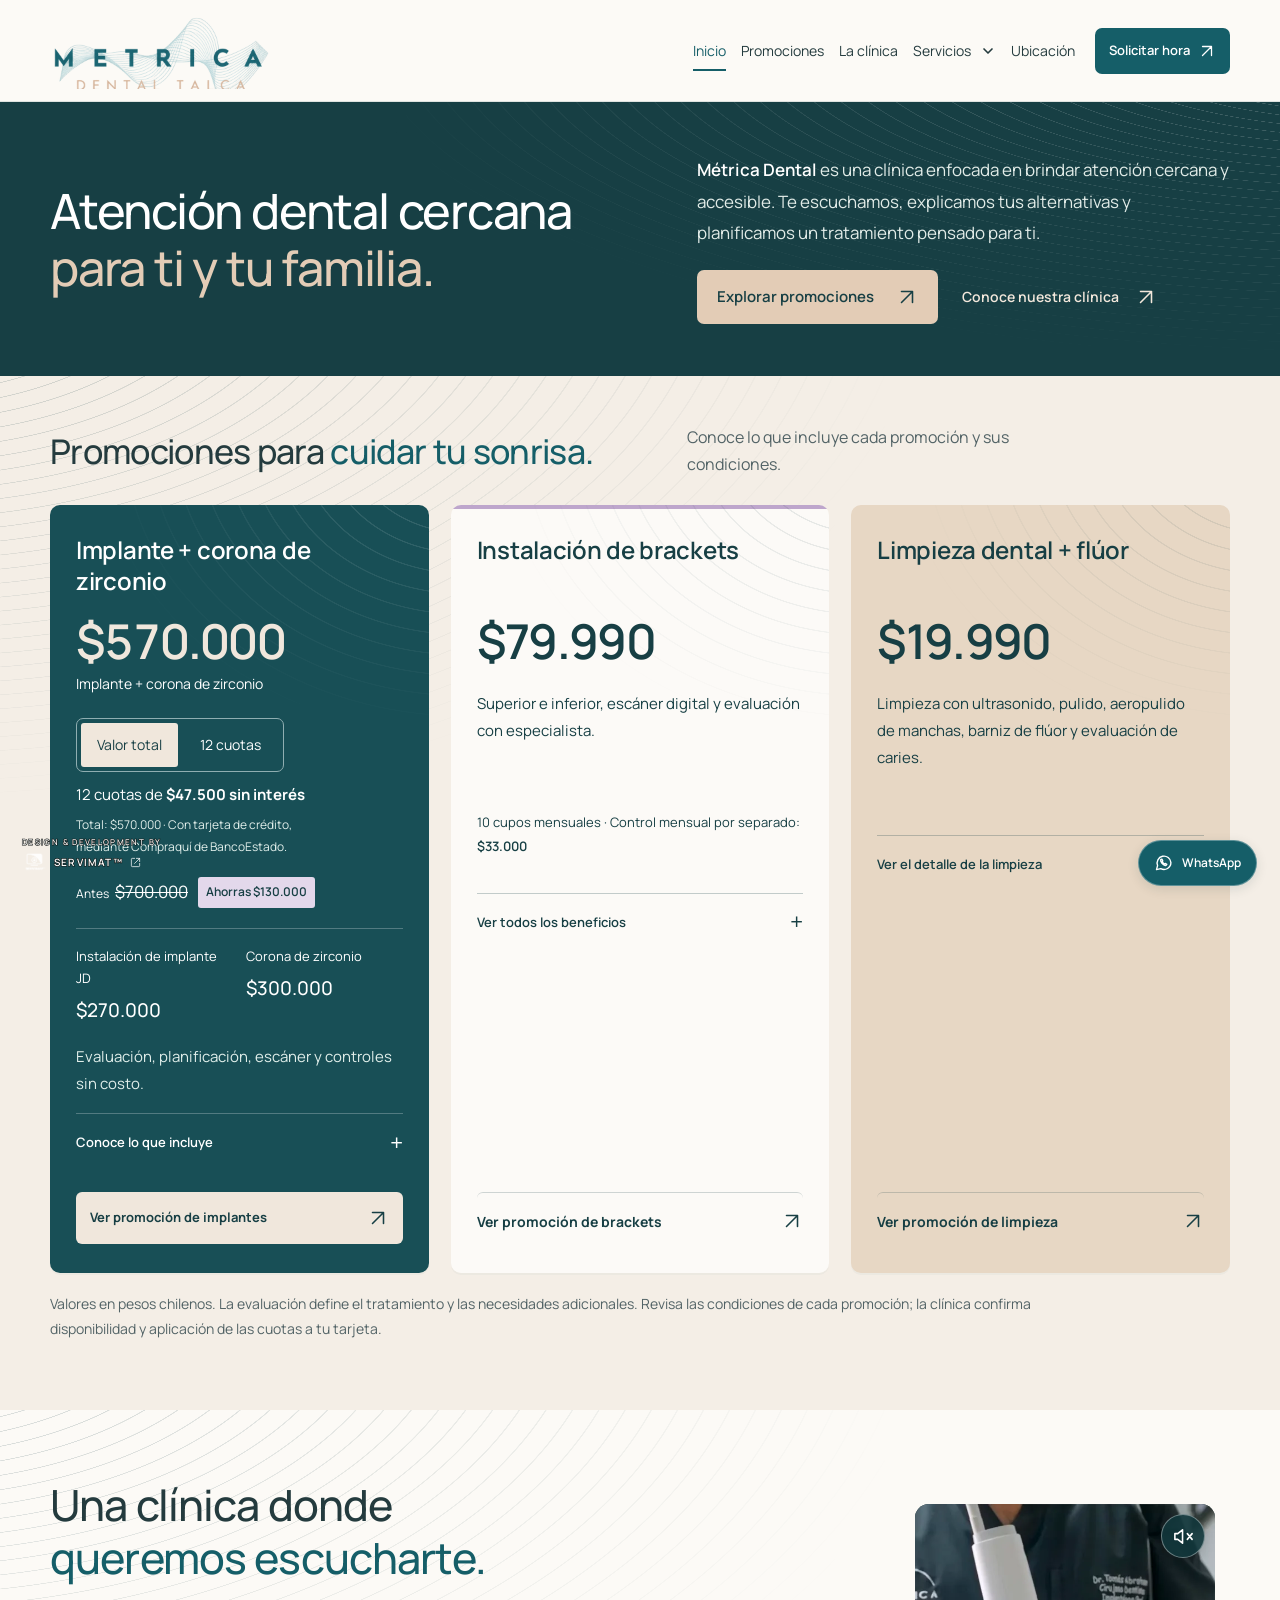
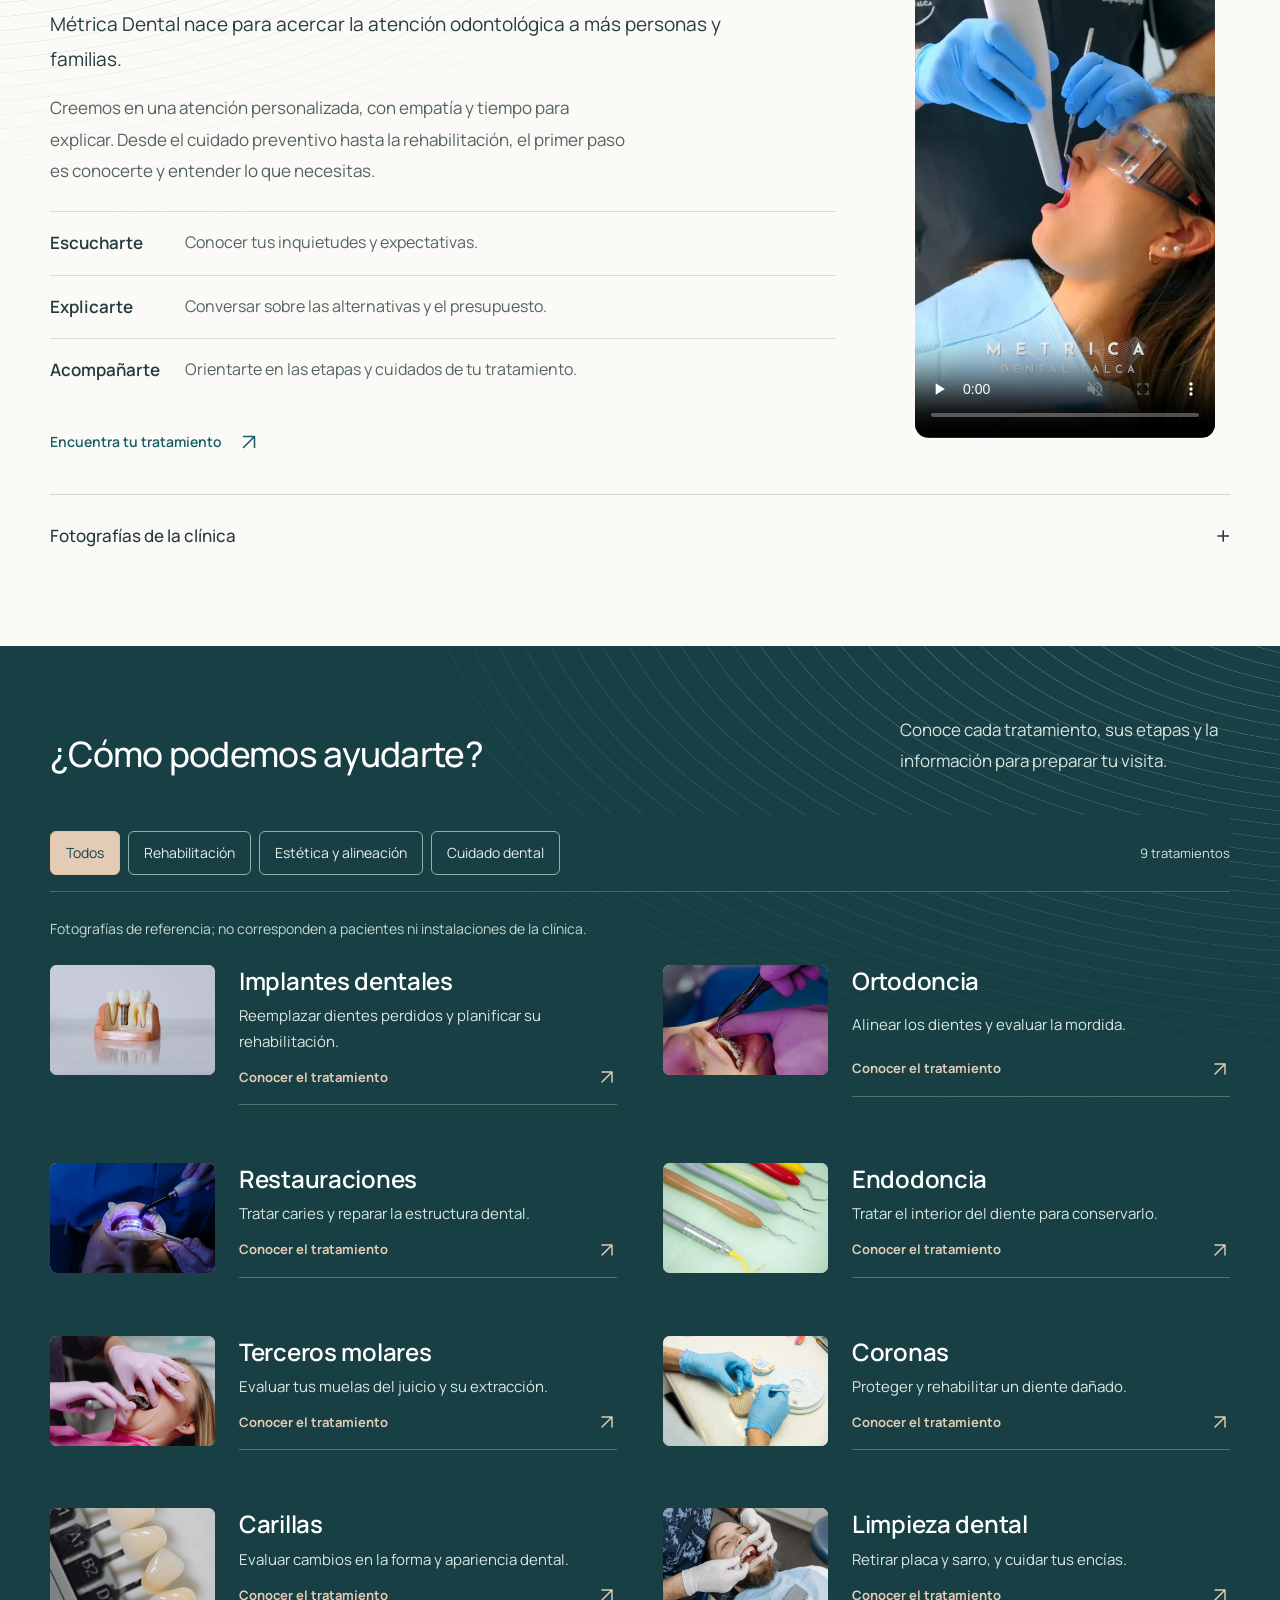
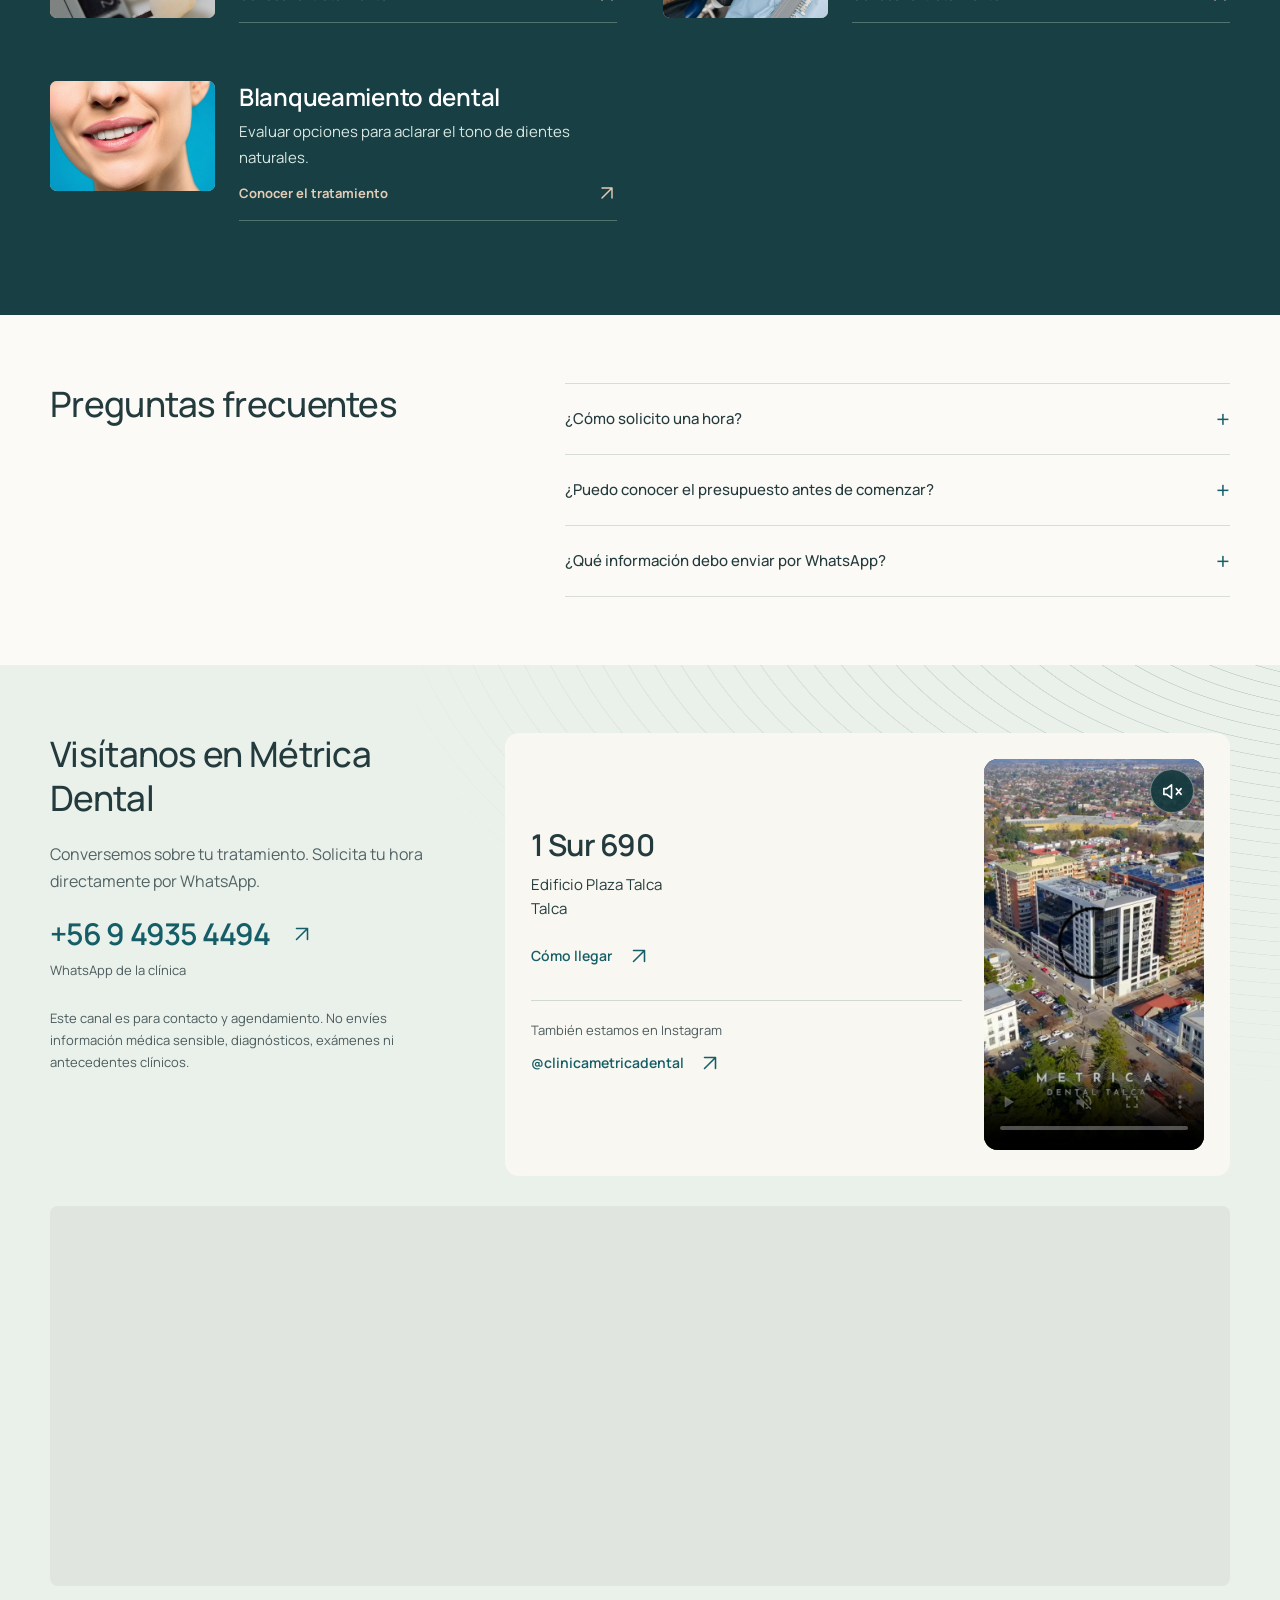
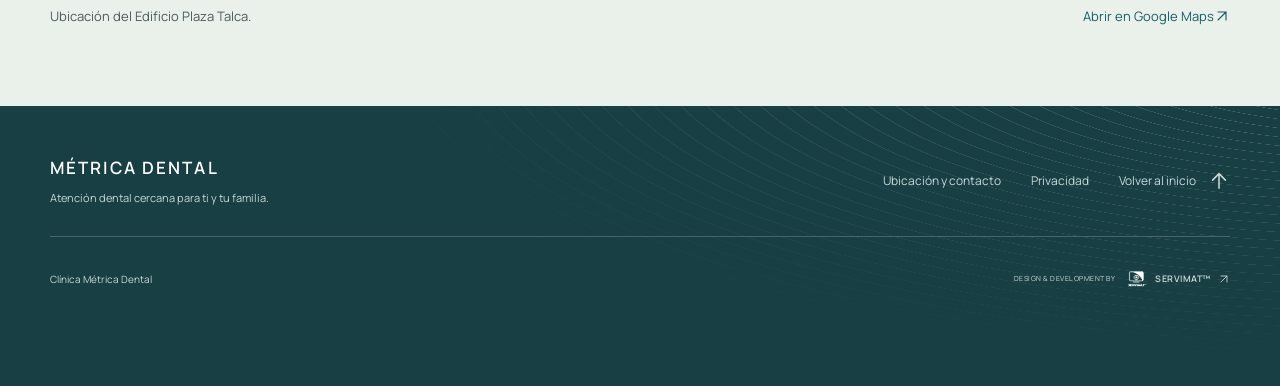
<file: site/index.html>
<!doctype html>
<html lang="es-CL">
<head>
  <meta charset="utf-8">
  <meta name="viewport" content="width=device-width, initial-scale=1, viewport-fit=cover">
  <meta name="robots" content="index, follow">
  <meta name="theme-color" content="#155e68">
  <title>Clínica Métrica Dental | Tratamientos y atención dental</title>
  <meta name="description" content="Conoce Métrica Dental: implantes, ortodoncia, limpieza y otros tratamientos. Revisa nuestras promociones y solicita tu hora por WhatsApp.">
  <meta property="og:title" content="Clínica Métrica Dental | Tratamientos y atención dental">
  <meta property="og:description" content="Conoce Métrica Dental: implantes, ortodoncia, limpieza y otros tratamientos. Revisa nuestras promociones y solicita tu hora por WhatsApp.">
  <meta property="og:type" content="website">
  <meta property="og:locale" content="es_CL">
  <link rel="canonical" href="https://metricadental.cl/">
  <meta property="og:url" content="https://metricadental.cl/">
  <meta property="og:site_name" content="Métrica Dental">
  <link rel="icon" href="favicon.ico?v=clinic-3" sizes="any">
  <link rel="icon" type="image/png" href="assets/favicon-clinica-transparente.png" sizes="192x192">
  <link rel="apple-touch-icon" href="assets/apple-touch-icon.png?v=clinic-2">
  <link rel="preload" href="assets/fonts/manrope-400.woff2" as="font" type="font/woff2" crossorigin>
  <link rel="preload" href="assets/fonts/manrope-600.woff2" as="font" type="font/woff2" crossorigin>
  <link rel="stylesheet" href="styles.css?v=a2c1ad1243ea">
  <link rel="stylesheet" href="home-colors.css?v=c67568c62b19">
  <link rel="stylesheet" href="home-layout.css?v=8eb7ca939282">
  <script src="script.js?v=e5ef03a46805" defer></script>
  <script defer src="servimat-analytics.js?v=caead463fb84" data-measurement-id="G-Y4HKLNCCSP"></script>
  <!-- SEO BEGIN -->
  <meta property="og:image" content="https://metricadental.cl/assets/metrica-dental-social-v1.jpg">
  <meta property="og:image:secure_url" content="https://metricadental.cl/assets/metrica-dental-social-v1.jpg">
  <meta property="og:image:type" content="image/jpeg">
  <meta property="og:image:width" content="1200">
  <meta property="og:image:height" content="630">
  <meta property="og:image:alt" content="Métrica Dental: atención dental cercana para ti y tu familia.">
  <meta name="twitter:card" content="summary_large_image">
  <meta name="twitter:title" content="Clínica Métrica Dental | Tratamientos y atención dental">
  <meta name="twitter:description" content="Conoce Métrica Dental: implantes, ortodoncia, limpieza y otros tratamientos. Revisa nuestras promociones y solicita tu hora por WhatsApp.">
  <meta name="twitter:image" content="https://metricadental.cl/assets/metrica-dental-social-v1.jpg">
  <meta name="twitter:image:alt" content="Logo de Clínica Métrica Dental.">
  <script type="application/ld+json">
{
  "@context": "https://schema.org",
  "@graph": [
    {
      "@type": "Dentist",
      "@id": "https://metricadental.cl/#clinica",
      "name": "Métrica Dental",
      "url": "https://metricadental.cl/",
      "telephone": "+56949354494",
      "logo": {
        "@type": "ImageObject",
        "url": "https://metricadental.cl/assets/logo.webp"
      },
      "image": "https://metricadental.cl/assets/metrica-dental-social-v1.jpg",
      "address": {
        "@type": "PostalAddress",
        "streetAddress": "1 Sur 690, Edificio Plaza Talca",
        "addressLocality": "Talca",
        "addressCountry": "CL"
      },
      "sameAs": [
        "https://www.instagram.com/clinicametricadental/"
      ],
      "hasOfferCatalog": {
        "@type": "OfferCatalog",
        "name": "Tratamientos dentales",
        "itemListElement": [
          {
            "@type": "Offer",
            "url": "https://metricadental.cl/implantes",
            "itemOffered": {
              "@type": "Service",
              "@id": "https://metricadental.cl/implantes#servicio",
              "name": "Implantes dentales",
              "url": "https://metricadental.cl/implantes",
              "provider": {
                "@id": "https://metricadental.cl/#clinica"
              }
            }
          },
          {
            "@type": "Offer",
            "url": "https://metricadental.cl/ortodoncia",
            "itemOffered": {
              "@type": "Service",
              "@id": "https://metricadental.cl/ortodoncia#servicio",
              "name": "Ortodoncia",
              "url": "https://metricadental.cl/ortodoncia",
              "provider": {
                "@id": "https://metricadental.cl/#clinica"
              }
            }
          },
          {
            "@type": "Offer",
            "url": "https://metricadental.cl/restauraciones",
            "itemOffered": {
              "@type": "Service",
              "@id": "https://metricadental.cl/restauraciones#servicio",
              "name": "Restauraciones",
              "url": "https://metricadental.cl/restauraciones",
              "provider": {
                "@id": "https://metricadental.cl/#clinica"
              }
            }
          },
          {
            "@type": "Offer",
            "url": "https://metricadental.cl/endodoncia",
            "itemOffered": {
              "@type": "Service",
              "@id": "https://metricadental.cl/endodoncia#servicio",
              "name": "Endodoncia",
              "url": "https://metricadental.cl/endodoncia",
              "provider": {
                "@id": "https://metricadental.cl/#clinica"
              }
            }
          },
          {
            "@type": "Offer",
            "url": "https://metricadental.cl/terceros-molares",
            "itemOffered": {
              "@type": "Service",
              "@id": "https://metricadental.cl/terceros-molares#servicio",
              "name": "Terceros molares",
              "url": "https://metricadental.cl/terceros-molares",
              "provider": {
                "@id": "https://metricadental.cl/#clinica"
              }
            }
          },
          {
            "@type": "Offer",
            "url": "https://metricadental.cl/coronas",
            "itemOffered": {
              "@type": "Service",
              "@id": "https://metricadental.cl/coronas#servicio",
              "name": "Coronas",
              "url": "https://metricadental.cl/coronas",
              "provider": {
                "@id": "https://metricadental.cl/#clinica"
              }
            }
          },
          {
            "@type": "Offer",
            "url": "https://metricadental.cl/carillas",
            "itemOffered": {
              "@type": "Service",
              "@id": "https://metricadental.cl/carillas#servicio",
              "name": "Carillas",
              "url": "https://metricadental.cl/carillas",
              "provider": {
                "@id": "https://metricadental.cl/#clinica"
              }
            }
          },
          {
            "@type": "Offer",
            "url": "https://metricadental.cl/limpieza-dental",
            "itemOffered": {
              "@type": "Service",
              "@id": "https://metricadental.cl/limpieza-dental#servicio",
              "name": "Limpieza dental",
              "url": "https://metricadental.cl/limpieza-dental",
              "provider": {
                "@id": "https://metricadental.cl/#clinica"
              }
            }
          },
          {
            "@type": "Offer",
            "url": "https://metricadental.cl/blanqueamiento",
            "itemOffered": {
              "@type": "Service",
              "@id": "https://metricadental.cl/blanqueamiento#servicio",
              "name": "Blanqueamiento dental",
              "url": "https://metricadental.cl/blanqueamiento",
              "provider": {
                "@id": "https://metricadental.cl/#clinica"
              }
            }
          }
        ]
      }
    },
    {
      "@type": "WebSite",
      "@id": "https://metricadental.cl/#website",
      "url": "https://metricadental.cl/",
      "name": "Métrica Dental",
      "inLanguage": "es-CL",
      "publisher": {
        "@id": "https://metricadental.cl/#clinica"
      }
    },
    {
      "@type": "WebPage",
      "@id": "https://metricadental.cl/#webpage",
      "url": "https://metricadental.cl/",
      "name": "Clínica Métrica Dental | Tratamientos y atención dental",
      "description": "Conoce Métrica Dental: implantes, ortodoncia, limpieza y otros tratamientos. Revisa nuestras promociones y solicita tu hora por WhatsApp.",
      "inLanguage": "es-CL",
      "isPartOf": {
        "@id": "https://metricadental.cl/#website"
      },
      "about": {
        "@id": "https://metricadental.cl/#clinica"
      },
      "mainEntity": {
        "@id": "https://metricadental.cl/#clinica"
      }
    }
  ]
}
  </script>
  <!-- SEO END -->
</head>
<body class="clinic-home">
  <a class="skip-link" href="#contenido">Saltar al contenido</a>
  <header class="site-header">
    <div class="header-inner wrap">
      <a class="brand" href="#inicio" aria-label="Métrica Dental, inicio"><span class="logo-crop"><img src="assets/logo.webp" alt="Métrica Dental" width="660" height="610"></span></a>
      <div class="header-actions"><a class="header-home" href="#inicio" aria-current="location">Inicio</a><button class="menu-toggle" type="button" aria-expanded="false" aria-controls="navigation"><span>Menú</span><svg viewBox="0 0 24 24" aria-hidden="true"><path d="M4 8h16M4 16h16"/></svg></button></div>
      <nav id="navigation" class="navigation" aria-label="Navegación principal">
        <a href="#inicio" aria-current="location">Inicio</a>
        <a href="#promociones">Promociones</a>
        <a href="#clinica">La clínica</a>
        <details class="services-menu"><summary>Servicios <svg viewBox="0 0 16 16" aria-hidden="true"><path d="m4 6 4 4 4-4"/></svg></summary><div class="service-submenu">
              <a href="/implantes">Implantes dentales</a>
              <a href="/ortodoncia">Ortodoncia</a>
              <a href="/restauraciones">Restauraciones</a>
              <a href="/endodoncia">Endodoncia</a>
              <a href="/terceros-molares">Terceros molares</a>
              <a href="/coronas">Coronas</a>
              <a href="/carillas">Carillas</a>
              <a href="/limpieza-dental">Limpieza dental</a>
              <a href="/blanqueamiento">Blanqueamiento dental</a>
              <a class="all-services" href="#tratamientos">Ver todos los servicios <svg class="icon-arrow icon-arrow-ne" viewBox="0 0 24 24" aria-hidden="true" focusable="false"><path d="M6 18 18 6M6 6h12v12"/></svg></a>
        </div></details>
        <a href="#contacto">Ubicación</a>
        <a class="button button-small" href="https://wa.me/56949354494?text=Hola%2C%20quiero%20solicitar%20una%20hora%20en%20M%C3%A9trica%20Dental." target="_blank" rel="noopener noreferrer">Solicitar hora <svg class="icon-arrow icon-arrow-ne" viewBox="0 0 24 24" aria-hidden="true" focusable="false"><path d="M6 18 18 6M6 6h12v12"/></svg></a>
      </nav>
    </div>
  </header>
  <main id="contenido">

    <section class="clinic-intro-band" id="inicio" aria-labelledby="hero-title"><div class="clinic-intro wrap">
      <h1 id="hero-title">Atención dental cercana <span>para ti y tu familia.</span></h1>
      <div class="clinic-intro-copy"><p><strong>Métrica Dental</strong> es una clínica enfocada en brindar atención cercana y accesible. Te escuchamos, explicamos tus alternativas y planificamos un tratamiento pensado para ti.</p><div class="intro-links"><a class="button button-sand" href="#promociones">Explorar promociones <svg class="icon-arrow icon-arrow-ne" viewBox="0 0 24 24" aria-hidden="true" focusable="false"><path d="M6 18 18 6M6 6h12v12"/></svg></a><a class="text-link" href="#clinica">Conoce nuestra clínica <svg class="icon-arrow icon-arrow-ne" viewBox="0 0 24 24" aria-hidden="true" focusable="false"><path d="M6 18 18 6M6 6h12v12"/></svg></a></div></div>
    </div></section>
    <section class="home-promotions" id="promociones" aria-labelledby="promotions-title">
      <div class="wrap">
        <div class="promotions-heading">
          <h2 id="promotions-title">Promociones para <span>cuidar tu sonrisa.</span></h2>
          <p>Conoce lo que incluye cada promoción y sus condiciones.</p>
        </div>
        <!-- Añadir ofertas como artículos hermanos. Guía y plantilla: docs/PROMOCIONES.md. -->
        <div class="promotion-showcase">
          <article class="home-offer home-offer-featured" aria-labelledby="implant-offer-title">
            <h3 id="implant-offer-title">Implante + corona de zirconio</h3>
            <div class="promotion-comparison"><p>Antes <s>$700.000</s></p><strong>Ahorras $130.000</strong></div><div class="price-switch" data-price-switch>
              <div class="price-options" role="group" aria-label="Ver precio total o en cuotas" hidden>
                <button type="button" data-price-mode="total" aria-pressed="true">Valor total</button><button type="button" data-price-mode="installments" aria-pressed="false">12 cuotas</button>
              </div>
              <p class="promotion-price" aria-live="polite" aria-atomic="true"><strong data-price-amount>$570.000</strong><span data-price-caption>Implante + corona de zirconio</span></p>
              <p class="price-payment-note">12 cuotas de <strong>$47.500 sin interés</strong><span>Total: $570.000 · Con tarjeta de crédito, mediante Compraquí de BancoEstado.</span></p>
            </div>
            <div class="home-offer-breakdown"><p>Instalación de implante JD <strong>$270.000</strong></p><p>Corona de zirconio <strong>$300.000</strong></p></div>
            <p class="home-offer-includes">Evaluación, planificación, escáner y controles sin costo.</p>
            <details class="promotion-details"><summary>Conoce lo que incluye <span aria-hidden="true">+</span></summary><div class="home-implant-preview"><img src="assets/implante-3d.webp" alt="Ilustración de un implante y su corona, entre dos dientes" width="1254" height="1254" loading="lazy"><div class="implant-credentials">
              <div class="implant-origin"><img src="assets/jdentalcare.webp" alt="JDentalCare" width="320" height="271" loading="lazy"><div class="implant-italy"><svg class="italy-flag" viewBox="0 0 60 40" aria-hidden="true" focusable="false"><path fill="#009246" d="M0 0h20v40H0z"/><path fill="#fff" d="M20 0h20v40H20z"/><path fill="#ce2b37" d="M40 0h20v40H40z"/></svg><p><strong>Made in Italy</strong><span>Implante de origen italiano</span></p></div></div>
              <div class="implant-guarantee"><svg class="guarantee-seal" viewBox="0 0 48 52" aria-hidden="true" focusable="false"><path d="M24 3 42 10v14c0 11-8 20-18 25C14 44 6 35 6 24V10Z"/><path d="M24 25c-3-5-5-7-8-7a7 7 0 0 0 0 14c3 0 5-2 8-7s5-7 8-7a7 7 0 0 1 0 14c-3 0-5-2-8-7Z"/></svg><p><strong>Garantía de por vida</strong><span>Para tu implante y corona.</span></p><p class="implant-guarantee-condition">Siempre que asistas a los controles indicados, incluidos en tu tratamiento.</p></div>
            </div></div><p>Corona de zirconio con laboratorio y aditamentos.</p><p class="illustration-note">Ilustración referencial; no representa un modelo específico.</p></details>
            <a class="home-offer-link" href="/implantes#promocion">Ver promoción de implantes <svg class="icon-arrow icon-arrow-ne" viewBox="0 0 24 24" aria-hidden="true" focusable="false"><path d="M6 18 18 6M6 6h12v12"/></svg></a>
          </article>
          <article class="home-offer home-offer-lilac" aria-labelledby="brackets-offer-title">
            <div class="home-offer-top"><h3 id="brackets-offer-title">Instalación de brackets</h3><p class="home-offer-price">$79.990</p></div>
            <p class="home-offer-includes">Superior e inferior, escáner digital y evaluación con especialista.</p>
            <p class="home-offer-detail">10 cupos mensuales · Control mensual por separado: <strong>$33.000</strong></p>
            <details class="promotion-details"><summary>Ver todos los beneficios <span aria-hidden="true">+</span></summary><ul><li>Instalación superior e inferior.</li><li>Escáner digital y evaluación con especialista.</li><li>40% de descuento en tratamientos adicionales: caries, limpiezas y extracciones.</li></ul></details><a class="home-offer-link" href="/ortodoncia#promocion">Ver promoción de brackets <svg class="icon-arrow icon-arrow-ne" viewBox="0 0 24 24" aria-hidden="true" focusable="false"><path d="M6 18 18 6M6 6h12v12"/></svg></a>
          </article>
          <article class="home-offer home-offer-sand" aria-labelledby="cleaning-offer-title">
            <div class="home-offer-top"><h3 id="cleaning-offer-title">Limpieza dental <span>+ flúor</span></h3><p class="home-offer-price">$19.990</p></div>
            <p class="home-offer-includes">Limpieza con ultrasonido, pulido, aeropulido de manchas, barniz de flúor y evaluación de caries.</p>
            <details class="promotion-details"><summary>Ver el detalle de la limpieza <span aria-hidden="true">+</span></summary><ul><li>Destartraje supragingival con ultrasonido.</li><li>Pulido coronario con pasta profiláctica.</li><li>Aeropulido de manchas.</li><li>Aplicación de barniz de flúor.</li><li>Evaluación de caries.</li></ul></details><a class="home-offer-link" href="/limpieza-dental#promocion">Ver promoción de limpieza <svg class="icon-arrow icon-arrow-ne" viewBox="0 0 24 24" aria-hidden="true" focusable="false"><path d="M6 18 18 6M6 6h12v12"/></svg></a>
          </article>
        </div>
        <p class="home-promotions-note">Valores en pesos chilenos. La evaluación define el tratamiento y las necesidades adicionales. Revisa las condiciones de cada promoción; la clínica confirma disponibilidad y aplicación de las cuotas a tu tarjeta.</p>
      </div>
    </section>
    <section class="clinic-story section" id="clinica" aria-labelledby="about-title"><div class="wrap">
      <div class="clinic-story-grid"><div class="clinic-story-copy"><h2 id="about-title">Una clínica donde<br><span>queremos escucharte.</span></h2><p class="lead">Métrica Dental nace para acercar la atención odontológica a más personas y familias.</p><p>Creemos en una atención personalizada, con empatía y tiempo para explicar. Desde el cuidado preventivo hasta la rehabilitación, el primer paso es conocerte y entender lo que necesitas.</p><ul class="clinic-values"><li><strong>Escucharte</strong><span>Conocer tus inquietudes y expectativas.</span></li><li><strong>Explicarte</strong><span>Conversar sobre las alternativas y el presupuesto.</span></li><li><strong>Acompañarte</strong><span>Orientarte en las etapas y cuidados de tu tratamiento.</span></li></ul><a class="text-link" href="#tratamientos">Encuentra tu tratamiento <svg class="icon-arrow icon-arrow-ne" viewBox="0 0 24 24" aria-hidden="true" focusable="false"><path d="M6 18 18 6M6 6h12v12"/></svg></a></div>
      <figure class="video-card video-portrait"><video controls muted loop playsinline preload="none" width="540" height="960" poster="assets/videos/tecnologia.webp" aria-label="Tecnología para planificar tu tratamiento"><source src="assets/videos/tecnologia.mp4" type="video/mp4">Tu navegador no puede reproducir este video. <a href="assets/videos/tecnologia.mp4" aria-label="Abrir video: Tecnología para planificar tu tratamiento">Abrir video</a></video></figure></div>
      <details class="clinic-photo-disclosure" id="galeria"><summary>Fotografías de la clínica <span aria-hidden="true">+</span></summary><div class="clinic-photo-slots"><figure class="media-placeholder"><div class="media-placeholder-art" aria-hidden="true"><svg viewBox="0 0 48 48"><rect x="7" y="9" width="34" height="30" rx="2"/><circle cx="17" cy="19" r="3"/><path d="m8 34 10-9 7 6 7-11 9 14"/></svg></div><figcaption>Nuestros espacios<span>Fotografías en preparación</span></figcaption></figure><figure class="media-placeholder"><div class="media-placeholder-art" aria-hidden="true"><svg viewBox="0 0 48 48"><rect x="7" y="9" width="34" height="30" rx="2"/><circle cx="17" cy="19" r="3"/><path d="m8 34 10-9 7 6 7-11 9 14"/></svg></div><figcaption>Así te acompañamos<span>Fotografías en preparación</span></figcaption></figure></div></details>
    </div></section>
    <section class="services section" id="tratamientos" aria-labelledby="treatments-title"><div class="wrap"><div class="section-heading"><h2 id="treatments-title">¿Cómo podemos ayudarte?</h2><p>Conoce cada tratamiento, sus etapas y la información para preparar tu visita.</p></div><div class="service-browser" hidden><div class="service-filters" role="group" aria-label="Explorar servicios por área"><button type="button" data-service-filter="todos" aria-controls="service-grid" aria-pressed="true">Todos</button><button type="button" data-service-filter="rehabilitacion" aria-controls="service-grid" aria-pressed="false">Rehabilitación</button><button type="button" data-service-filter="estetica" aria-controls="service-grid" aria-pressed="false">Estética y alineación</button><button type="button" data-service-filter="cuidado" aria-controls="service-grid" aria-pressed="false">Cuidado dental</button></div><p class="service-count" aria-live="polite" aria-atomic="true">9 tratamientos</p></div><p class="service-photo-note">Fotografías de referencia; no corresponden a pacientes ni instalaciones de la clínica.</p><div class="service-grid" id="service-grid"><a class="service-link" href="/implantes" data-service-category="rehabilitacion"><span class="service-thumb"><img src="assets/servicios/implantes-foto.webp" alt="" width="1200" height="800" loading="lazy"></span><h3>Implantes dentales</h3><p>Reemplazar dientes perdidos y planificar su rehabilitación.</p><span class="service-more">Conocer el tratamiento <svg class="icon-arrow icon-arrow-ne" viewBox="0 0 24 24" aria-hidden="true" focusable="false"><path d="M6 18 18 6M6 6h12v12"/></svg></span></a><a class="service-link" href="/ortodoncia" data-service-category="estetica"><span class="service-thumb"><img src="assets/servicios/ortodoncia-foto.webp" alt="" width="1200" height="800" loading="lazy"></span><h3>Ortodoncia</h3><p>Alinear los dientes y evaluar la mordida.</p><span class="service-more">Conocer el tratamiento <svg class="icon-arrow icon-arrow-ne" viewBox="0 0 24 24" aria-hidden="true" focusable="false"><path d="M6 18 18 6M6 6h12v12"/></svg></span></a><a class="service-link" href="/restauraciones" data-service-category="rehabilitacion"><span class="service-thumb"><img src="assets/servicios/restauraciones-foto.webp" alt="" width="1200" height="800" loading="lazy"></span><h3>Restauraciones</h3><p>Tratar caries y reparar la estructura dental.</p><span class="service-more">Conocer el tratamiento <svg class="icon-arrow icon-arrow-ne" viewBox="0 0 24 24" aria-hidden="true" focusable="false"><path d="M6 18 18 6M6 6h12v12"/></svg></span></a><a class="service-link" href="/endodoncia" data-service-category="rehabilitacion"><span class="service-thumb"><img src="assets/servicios/endodoncia-foto.webp" alt="" width="1200" height="800" loading="lazy"></span><h3>Endodoncia</h3><p>Tratar el interior del diente para conservarlo.</p><span class="service-more">Conocer el tratamiento <svg class="icon-arrow icon-arrow-ne" viewBox="0 0 24 24" aria-hidden="true" focusable="false"><path d="M6 18 18 6M6 6h12v12"/></svg></span></a><a class="service-link" href="/terceros-molares" data-service-category="cuidado"><span class="service-thumb"><img src="assets/servicios/terceros-molares-foto.webp" alt="" width="1200" height="800" loading="lazy"></span><h3>Terceros molares</h3><p>Evaluar tus muelas del juicio y su extracción.</p><span class="service-more">Conocer el tratamiento <svg class="icon-arrow icon-arrow-ne" viewBox="0 0 24 24" aria-hidden="true" focusable="false"><path d="M6 18 18 6M6 6h12v12"/></svg></span></a><a class="service-link" href="/coronas" data-service-category="rehabilitacion"><span class="service-thumb"><img src="assets/servicios/coronas-foto.webp" alt="" width="1200" height="800" loading="lazy"></span><h3>Coronas</h3><p>Proteger y rehabilitar un diente dañado.</p><span class="service-more">Conocer el tratamiento <svg class="icon-arrow icon-arrow-ne" viewBox="0 0 24 24" aria-hidden="true" focusable="false"><path d="M6 18 18 6M6 6h12v12"/></svg></span></a><a class="service-link" href="/carillas" data-service-category="estetica"><span class="service-thumb"><img src="assets/servicios/carillas-foto.webp" alt="" width="1200" height="800" loading="lazy"></span><h3>Carillas</h3><p>Evaluar cambios en la forma y apariencia dental.</p><span class="service-more">Conocer el tratamiento <svg class="icon-arrow icon-arrow-ne" viewBox="0 0 24 24" aria-hidden="true" focusable="false"><path d="M6 18 18 6M6 6h12v12"/></svg></span></a><a class="service-link" href="/limpieza-dental" data-service-category="cuidado"><span class="service-thumb"><img src="assets/servicios/limpieza-dental-foto.webp" alt="" width="1200" height="800" loading="lazy"></span><h3>Limpieza dental</h3><p>Retirar placa y sarro, y cuidar tus encías.</p><span class="service-more">Conocer el tratamiento <svg class="icon-arrow icon-arrow-ne" viewBox="0 0 24 24" aria-hidden="true" focusable="false"><path d="M6 18 18 6M6 6h12v12"/></svg></span></a><a class="service-link" href="/blanqueamiento" data-service-category="estetica"><span class="service-thumb"><img src="assets/servicios/blanqueamiento-foto.webp" alt="" width="1200" height="800" loading="lazy"></span><h3>Blanqueamiento dental</h3><p>Evaluar opciones para aclarar el tono de dientes naturales.</p><span class="service-more">Conocer el tratamiento <svg class="icon-arrow icon-arrow-ne" viewBox="0 0 24 24" aria-hidden="true" focusable="false"><path d="M6 18 18 6M6 6h12v12"/></svg></span></a></div></div></section>


<section class="faq section wrap" id="preguntas" aria-labelledby="faq-title"><h2 id="faq-title">Preguntas frecuentes</h2><div class="faq-list"><details><summary>¿Cómo solicito una hora?<span aria-hidden="true">+</span></summary><p>Escríbenos por WhatsApp. La clínica confirma contigo la disponibilidad y el horario de atención.</p></details><details><summary>¿Puedo conocer el presupuesto antes de comenzar?<span aria-hidden="true">+</span></summary><p>Sí. La evaluación permite definir el tratamiento y explicar sus valores. También puedes revisar las promociones y sus condiciones en la página de cada servicio.</p></details><details><summary>¿Qué información debo enviar por WhatsApp?<span aria-hidden="true">+</span></summary><p>Indica que deseas solicitar una hora y el tratamiento que te interesa. No envíes diagnósticos, exámenes ni antecedentes médicos en el mensaje de contacto inicial.</p></details></div></section><section class="contact section" id="contacto" aria-labelledby="contact-title"><div class="wrap">
      <div class="contact-layout"><div class="contact-copy"><h2 id="contact-title">Visítanos en Métrica Dental</h2><p>Conversemos sobre tu tratamiento. Solicita tu hora directamente por WhatsApp.</p><a class="contact-phone" href="https://wa.me/56949354494?text=Hola%2C%20quiero%20solicitar%20una%20hora%20en%20M%C3%A9trica%20Dental." target="_blank" rel="noopener noreferrer">+56 9 4935 4494 <svg class="icon-arrow icon-arrow-ne" viewBox="0 0 24 24" aria-hidden="true" focusable="false"><path d="M6 18 18 6M6 6h12v12"/></svg></a><span class="contact-channel">WhatsApp de la clínica</span><p class="privacy-note">Este canal es para contacto y agendamiento. No envíes información médica sensible, diagnósticos, exámenes ni antecedentes clínicos.</p></div>
      <div class="location"><div class="location-content"><address>1 Sur 690<span>Edificio Plaza Talca<br>Talca</span></address><a class="text-link" href="https://maps.app.goo.gl/6zYxd3dHFrWPg6Hu7" target="_blank" rel="noopener noreferrer">Cómo llegar <svg class="icon-arrow icon-arrow-ne" viewBox="0 0 24 24" aria-hidden="true" focusable="false"><path d="M6 18 18 6M6 6h12v12"/></svg></a><div class="location-social"><span>También estamos en Instagram</span><a href="https://www.instagram.com/clinicametricadental/" target="_blank" rel="noopener noreferrer">@clinicametricadental <svg class="icon-arrow icon-arrow-ne" viewBox="0 0 24 24" aria-hidden="true" focusable="false"><path d="M6 18 18 6M6 6h12v12"/></svg></a></div></div><figure class="video-card video-portrait"><video controls muted loop playsinline preload="none" width="540" height="960" poster="assets/videos/ubicacion.webp" aria-label="Un vistazo a nuestra ubicación"><source src="assets/videos/ubicacion.mp4" type="video/mp4">Tu navegador no puede reproducir este video. <a href="assets/videos/ubicacion.mp4" aria-label="Abrir video: Un vistazo a nuestra ubicación">Abrir video</a></video></figure></div></div>
      <figure class="location-map"><iframe title="Google Maps: ubicación del Edificio Plaza Talca" src="https://www.google.com/maps/embed?pb=!1m14!1m8!1m3!1d3047.9128780047295!2d-71.6674969!3d-35.4273776!3m2!1i1024!2i768!4f13.1!3m3!1m2!1s0x9665c6a076110b65%3A0xe4911ef7ce898f44!2sEdificio%20Plaza%20Talca!5e1!3m2!1ses-419!2scl!4v1790452827429!5m2!1ses-419!2scl" width="1180" height="380" loading="lazy" referrerpolicy="strict-origin-when-cross-origin" allowfullscreen></iframe><figcaption>Ubicación del Edificio Plaza Talca. <a href="https://maps.app.goo.gl/6zYxd3dHFrWPg6Hu7" target="_blank" rel="noopener noreferrer">Abrir en Google Maps <svg class="icon-arrow icon-arrow-ne" viewBox="0 0 24 24" aria-hidden="true" focusable="false"><path d="M6 18 18 6M6 6h12v12"/></svg></a></figcaption></figure>
    </div></section>
  </main>
  <footer class="site-footer" id="footer">
    <div class="wrap footer-top"><div><p class="footer-name">MÉTRICA DENTAL</p><p>Atención dental cercana para ti y tu familia.</p></div><a href="#contacto">Ubicación y contacto</a><a href="/privacidad">Privacidad</a><a href="#inicio">Volver al inicio <svg class="icon-arrow icon-arrow-up" viewBox="0 0 24 24" aria-hidden="true" focusable="false"><path d="M12 20V4m-7 7 7-7 7 7"/></svg></a></div>
    <div class="wrap footer-bottom"><small>Clínica Métrica Dental</small><div class="servimat-credit-row"><span>DESIGN &amp; DEVELOPMENT BY</span><a class="servimat-credit" href="https://somosservimat.cl/" target="_blank" rel="noopener noreferrer" aria-label="Diseño y desarrollo por SERVIMAT (abre otra pestaña)"><img src="assets/servimat.png" alt="" width="834" height="834"><strong>SERVIMAT™</strong><svg class="icon-arrow icon-arrow-ne" viewBox="0 0 24 24" aria-hidden="true" focusable="false"><path d="M6 18 18 6M6 6h12v12"/></svg></a></div></div>
  </footer>
  <a class="servimat-watermark" href="https://somosservimat.cl/" target="_blank" rel="noopener noreferrer" aria-label="Diseño y desarrollo por SERVIMAT (abre otra pestaña)"><span class="servimat-watermark-label">DESIGN &amp; DEVELOPMENT BY</span><span class="servimat-brand"><img src="assets/servimat.png" alt="" width="834" height="834"><strong>SERVIMAT™</strong><svg class="icon-arrow icon-arrow-ne" viewBox="0 0 24 24" aria-hidden="true" focusable="false"><path d="M14 3h7v7m0-7L10 14M10 3H5a2 2 0 0 0-2 2v14a2 2 0 0 0 2 2h14a2 2 0 0 0 2-2v-5"/></svg></span></a>
  <a class="whatsapp-float" href="https://wa.me/56949354494?text=Hola%2C%20quiero%20solicitar%20una%20hora%20en%20M%C3%A9trica%20Dental." target="_blank" rel="noopener noreferrer" aria-label="Contactar por WhatsApp (abre otra pestaña)"><svg viewBox="0 0 24 24" aria-hidden="true"><path d="M20.3 11.5a8.3 8.3 0 0 1-12.2 7.3L3 20l1.3-4.9a8.3 8.3 0 1 1 16-3.6Z"/><path d="M8.1 7.7c-.8 2.4 2.4 6.8 5.4 7.3.8.1 1.5-.3 1.9-1.4l-2-1.1-.9.8a7.2 7.2 0 0 1-2.6-3l.6-.9-1-2Z"/></svg><span>WhatsApp</span></a>

</body>
</html>
</file>
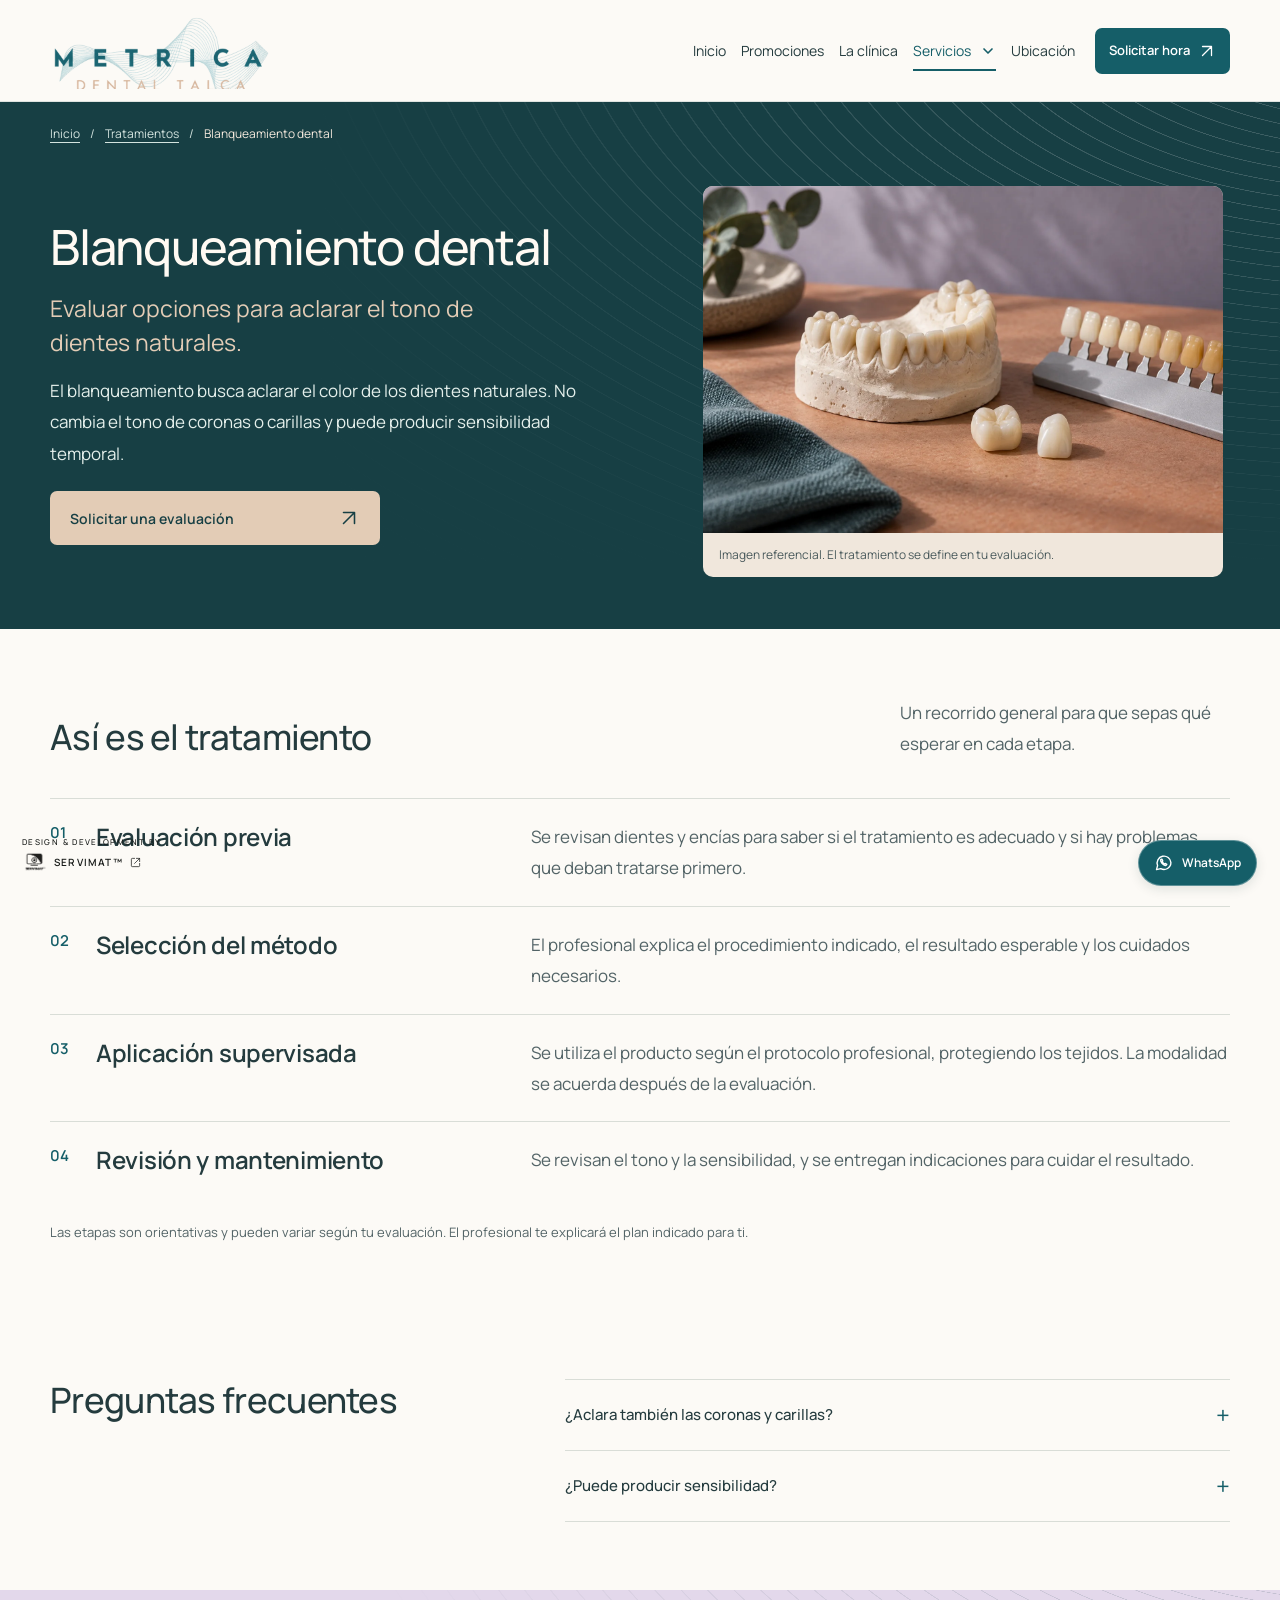
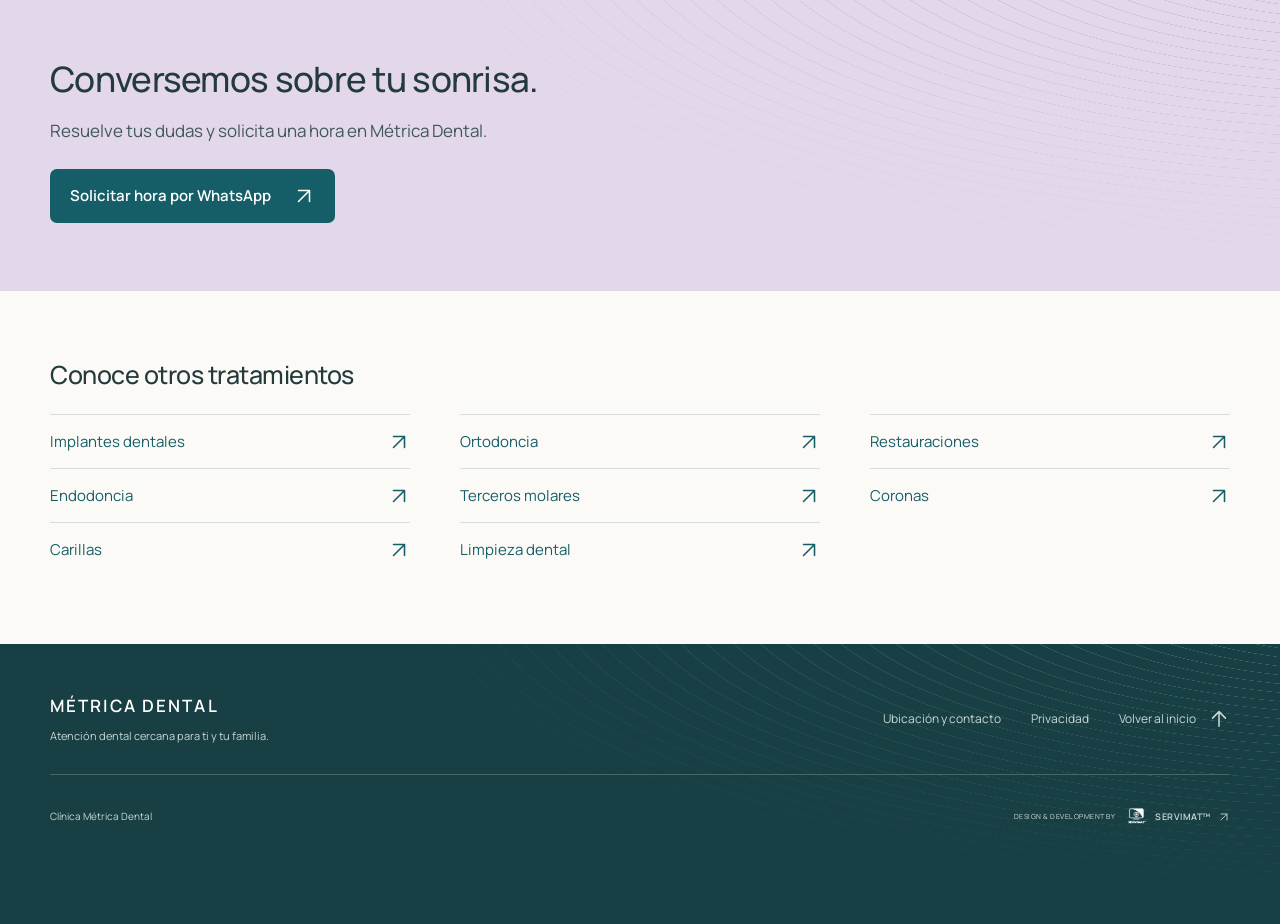
<file: site/blanqueamiento.html>
<!doctype html>
<html lang="es-CL">
<head>
  <meta charset="utf-8">
  <meta name="viewport" content="width=device-width, initial-scale=1, viewport-fit=cover">
  <meta name="robots" content="index, follow">
  <meta name="theme-color" content="#155e68">
  <title>Blanqueamiento dental profesional | Métrica Dental</title>
  <meta name="description" content="Evalúa opciones para aclarar el tono de tus dientes naturales. Conoce cómo se planifica el blanqueamiento, sus cuidados y solicita una evaluación.">
  <meta property="og:title" content="Blanqueamiento dental profesional | Métrica Dental">
  <meta property="og:description" content="Evalúa opciones para aclarar el tono de tus dientes naturales. Conoce cómo se planifica el blanqueamiento, sus cuidados y solicita una evaluación.">
  <meta property="og:type" content="website">
  <meta property="og:locale" content="es_CL">
  <link rel="canonical" href="https://metricadental.cl/blanqueamiento">
  <meta property="og:url" content="https://metricadental.cl/blanqueamiento">
  <meta property="og:site_name" content="Métrica Dental">
  <link rel="icon" href="favicon.ico?v=clinic-3" sizes="any">
  <link rel="icon" type="image/png" href="assets/favicon-clinica-transparente.png" sizes="192x192">
  <link rel="apple-touch-icon" href="assets/apple-touch-icon.png?v=clinic-2">
  <link rel="preload" href="assets/fonts/manrope-400.woff2" as="font" type="font/woff2" crossorigin>
  <link rel="preload" href="assets/fonts/manrope-600.woff2" as="font" type="font/woff2" crossorigin>
  <link rel="stylesheet" href="styles.css?v=a2c1ad1243ea">
  <link rel="stylesheet" href="service-layout.css?v=9ce09a1ab743">
  <script src="script.js?v=e5ef03a46805" defer></script>
  <script defer src="servimat-analytics.js?v=caead463fb84" data-measurement-id="G-Y4HKLNCCSP"></script>
  <!-- SEO BEGIN -->
  <meta property="og:image" content="https://metricadental.cl/assets/metrica-dental-social-v1.jpg">
  <meta property="og:image:secure_url" content="https://metricadental.cl/assets/metrica-dental-social-v1.jpg">
  <meta property="og:image:type" content="image/jpeg">
  <meta property="og:image:width" content="1200">
  <meta property="og:image:height" content="630">
  <meta property="og:image:alt" content="Métrica Dental: atención dental cercana para ti y tu familia.">
  <meta name="twitter:card" content="summary_large_image">
  <meta name="twitter:title" content="Blanqueamiento dental profesional | Métrica Dental">
  <meta name="twitter:description" content="Evalúa opciones para aclarar el tono de tus dientes naturales. Conoce cómo se planifica el blanqueamiento, sus cuidados y solicita una evaluación.">
  <meta name="twitter:image" content="https://metricadental.cl/assets/metrica-dental-social-v1.jpg">
  <meta name="twitter:image:alt" content="Logo de Clínica Métrica Dental.">
  <script type="application/ld+json">
{
  "@context": "https://schema.org",
  "@graph": [
    {
      "@type": "Dentist",
      "@id": "https://metricadental.cl/#clinica",
      "name": "Métrica Dental",
      "url": "https://metricadental.cl/",
      "telephone": "+56949354494",
      "logo": {
        "@type": "ImageObject",
        "url": "https://metricadental.cl/assets/logo.webp"
      },
      "image": "https://metricadental.cl/assets/metrica-dental-social-v1.jpg",
      "address": {
        "@type": "PostalAddress",
        "streetAddress": "1 Sur 690, Edificio Plaza Talca",
        "addressLocality": "Talca",
        "addressCountry": "CL"
      },
      "sameAs": [
        "https://www.instagram.com/clinicametricadental/"
      ]
    },
    {
      "@type": "WebSite",
      "@id": "https://metricadental.cl/#website",
      "url": "https://metricadental.cl/",
      "name": "Métrica Dental",
      "inLanguage": "es-CL",
      "publisher": {
        "@id": "https://metricadental.cl/#clinica"
      }
    },
    {
      "@type": "WebPage",
      "@id": "https://metricadental.cl/blanqueamiento#webpage",
      "url": "https://metricadental.cl/blanqueamiento",
      "name": "Blanqueamiento dental profesional | Métrica Dental",
      "description": "Evalúa opciones para aclarar el tono de tus dientes naturales. Conoce cómo se planifica el blanqueamiento, sus cuidados y solicita una evaluación.",
      "inLanguage": "es-CL",
      "isPartOf": {
        "@id": "https://metricadental.cl/#website"
      },
      "about": {
        "@id": "https://metricadental.cl/#clinica"
      },
      "mainEntity": {
        "@id": "https://metricadental.cl/blanqueamiento#servicio"
      },
      "breadcrumb": {
        "@id": "https://metricadental.cl/blanqueamiento#breadcrumb"
      }
    },
    {
      "@type": "Service",
      "@id": "https://metricadental.cl/blanqueamiento#servicio",
      "name": "Blanqueamiento dental",
      "url": "https://metricadental.cl/blanqueamiento",
      "serviceType": "Blanqueamiento dental",
      "description": "Evalúa opciones para aclarar el tono de tus dientes naturales. Conoce cómo se planifica el blanqueamiento, sus cuidados y solicita una evaluación.",
      "provider": {
        "@id": "https://metricadental.cl/#clinica"
      },
      "mainEntityOfPage": {
        "@id": "https://metricadental.cl/blanqueamiento#webpage"
      }
    },
    {
      "@type": "BreadcrumbList",
      "@id": "https://metricadental.cl/blanqueamiento#breadcrumb",
      "itemListElement": [
        {
          "@type": "ListItem",
          "position": 1,
          "name": "Inicio",
          "item": "https://metricadental.cl/"
        },
        {
          "@type": "ListItem",
          "position": 2,
          "name": "Blanqueamiento dental",
          "item": "https://metricadental.cl/blanqueamiento"
        }
      ]
    }
  ]
}
  </script>
  <!-- SEO END -->
</head>
<body class="treatment-page service-estetica">
  <a class="skip-link" href="#contenido">Saltar al contenido</a>
  <header class="site-header">
    <div class="header-inner wrap">
      <a class="brand" href="/#inicio" aria-label="Métrica Dental, inicio"><span class="logo-crop"><img src="assets/logo.webp" alt="Métrica Dental" width="660" height="610"></span></a>
      <div class="header-actions"><a class="header-home" href="/#inicio">Inicio</a><button class="menu-toggle" type="button" aria-expanded="false" aria-controls="navigation"><span>Menú</span><svg viewBox="0 0 24 24" aria-hidden="true"><path d="M4 8h16M4 16h16"/></svg></button></div>
      <nav id="navigation" class="navigation" aria-label="Navegación principal">
        <a href="/#inicio">Inicio</a>
        <a href="/#promociones">Promociones</a>
        <a href="/#clinica">La clínica</a>
        <details class="services-menu"><summary>Servicios <svg viewBox="0 0 16 16" aria-hidden="true"><path d="m4 6 4 4 4-4"/></svg></summary><div class="service-submenu">
              <a href="/implantes">Implantes dentales</a>
              <a href="/ortodoncia">Ortodoncia</a>
              <a href="/restauraciones">Restauraciones</a>
              <a href="/endodoncia">Endodoncia</a>
              <a href="/terceros-molares">Terceros molares</a>
              <a href="/coronas">Coronas</a>
              <a href="/carillas">Carillas</a>
              <a href="/limpieza-dental">Limpieza dental</a>
              <a href="/blanqueamiento" aria-current="page">Blanqueamiento dental</a>
              <a class="all-services" href="/#tratamientos">Ver todos los servicios <svg class="icon-arrow icon-arrow-ne" viewBox="0 0 24 24" aria-hidden="true" focusable="false"><path d="M6 18 18 6M6 6h12v12"/></svg></a>
        </div></details>
        <a href="/#contacto">Ubicación</a>
        <a class="button button-small" href="https://wa.me/56949354494?text=Hola%2C%20me%20interesa%20el%20tratamiento%20de%20blanqueamiento%20dental%20en%20M%C3%A9trica%20Dental.%20Quisiera%20solicitar%20una%20hora." target="_blank" rel="noopener noreferrer">Solicitar hora <svg class="icon-arrow icon-arrow-ne" viewBox="0 0 24 24" aria-hidden="true" focusable="false"><path d="M6 18 18 6M6 6h12v12"/></svg></a>
      </nav>
    </div>
  </header>
  <main id="contenido">
    <div class="service-intro">
      <nav class="breadcrumbs wrap" aria-label="Ruta de navegación"><a href="/#inicio">Inicio</a><span aria-hidden="true">/</span><a href="/#tratamientos">Tratamientos</a><span aria-hidden="true">/</span><span aria-current="page">Blanqueamiento dental</span></nav>
      <section class="service-hero wrap" id="inicio" aria-labelledby="hero-title"><div><h1 id="hero-title">Blanqueamiento dental</h1><p class="service-lead">Evaluar opciones para aclarar el tono de dientes naturales.</p><p>El blanqueamiento busca aclarar el color de los dientes naturales. No cambia el tono de coronas o carillas y puede producir sensibilidad temporal.</p><a class="button" href="https://wa.me/56949354494?text=Hola%2C%20me%20interesa%20el%20tratamiento%20de%20blanqueamiento%20dental%20en%20M%C3%A9trica%20Dental.%20Quisiera%20solicitar%20una%20hora." target="_blank" rel="noopener noreferrer">Solicitar una evaluación <svg class="icon-arrow icon-arrow-ne" viewBox="0 0 24 24" aria-hidden="true" focusable="false"><path d="M6 18 18 6M6 6h12v12"/></svg></a></div><figure class="treatment-photo"><img src="assets/rehabilitacion-referencial.webp" alt="Imagen referencial de una guía de tonos y modelo dental" width="1536" height="1024"><figcaption>Imagen referencial. El tratamiento se define en tu evaluación.</figcaption></figure>
      </section>
    </div>
    <section class="service-process section wrap" id="proceso" aria-labelledby="process-title"><div class="section-heading"><h2 id="process-title">Así es el tratamiento</h2><p>Un recorrido general para que sepas qué esperar en cada etapa.</p></div><ol class="journey-list"><li id="paso-01"><span class="journey-number" aria-hidden="true">01</span><div class="journey-copy"><h3>Evaluación previa</h3><p>Se revisan dientes y encías para saber si el tratamiento es adecuado y si hay problemas que deban tratarse primero.</p></div></li><li id="paso-02"><span class="journey-number" aria-hidden="true">02</span><div class="journey-copy"><h3>Selección del método</h3><p>El profesional explica el procedimiento indicado, el resultado esperable y los cuidados necesarios.</p></div></li><li id="paso-03"><span class="journey-number" aria-hidden="true">03</span><div class="journey-copy"><h3>Aplicación supervisada</h3><p>Se utiliza el producto según el protocolo profesional, protegiendo los tejidos. La modalidad se acuerda después de la evaluación.</p></div></li><li id="paso-04"><span class="journey-number" aria-hidden="true">04</span><div class="journey-copy"><h3>Revisión y mantenimiento</h3><p>Se revisan el tono y la sensibilidad, y se entregan indicaciones para cuidar el resultado.</p></div></li></ol><p class="clinical-note">Las etapas son orientativas y pueden variar según tu evaluación. El profesional te explicará el plan indicado para ti.</p></section><section class="faq section wrap" id="preguntas" aria-labelledby="faq-title"><h2 id="faq-title">Preguntas frecuentes</h2><div class="faq-list"><details><summary>¿Aclara también las coronas y carillas?<span aria-hidden="true">+</span></summary><p>No. El blanqueamiento cambia el tono de los dientes naturales, no el de las coronas o carillas.</p></details><details><summary>¿Puede producir sensibilidad?<span aria-hidden="true">+</span></summary><p>Puede producir sensibilidad temporal. El profesional evalúa si el tratamiento es adecuado y explica los cuidados.</p></details></div></section><section class="service-invitation section"><div class="wrap"><h2>Conversemos sobre tu sonrisa.</h2><p>Resuelve tus dudas y solicita una hora en Métrica Dental.</p><a class="button" href="https://wa.me/56949354494?text=Hola%2C%20me%20interesa%20el%20tratamiento%20de%20blanqueamiento%20dental%20en%20M%C3%A9trica%20Dental.%20Quisiera%20solicitar%20una%20hora." target="_blank" rel="noopener noreferrer">Solicitar hora por WhatsApp <svg class="icon-arrow icon-arrow-ne" viewBox="0 0 24 24" aria-hidden="true" focusable="false"><path d="M6 18 18 6M6 6h12v12"/></svg></a></div></section><section class="related section wrap" aria-labelledby="related-title"><h2 id="related-title">Conoce otros tratamientos</h2><nav aria-label="Otros tratamientos"><a href="/implantes">Implantes dentales <svg class="icon-arrow icon-arrow-ne" viewBox="0 0 24 24" aria-hidden="true" focusable="false"><path d="M6 18 18 6M6 6h12v12"/></svg></a><a href="/ortodoncia">Ortodoncia <svg class="icon-arrow icon-arrow-ne" viewBox="0 0 24 24" aria-hidden="true" focusable="false"><path d="M6 18 18 6M6 6h12v12"/></svg></a><a href="/restauraciones">Restauraciones <svg class="icon-arrow icon-arrow-ne" viewBox="0 0 24 24" aria-hidden="true" focusable="false"><path d="M6 18 18 6M6 6h12v12"/></svg></a><a href="/endodoncia">Endodoncia <svg class="icon-arrow icon-arrow-ne" viewBox="0 0 24 24" aria-hidden="true" focusable="false"><path d="M6 18 18 6M6 6h12v12"/></svg></a><a href="/terceros-molares">Terceros molares <svg class="icon-arrow icon-arrow-ne" viewBox="0 0 24 24" aria-hidden="true" focusable="false"><path d="M6 18 18 6M6 6h12v12"/></svg></a><a href="/coronas">Coronas <svg class="icon-arrow icon-arrow-ne" viewBox="0 0 24 24" aria-hidden="true" focusable="false"><path d="M6 18 18 6M6 6h12v12"/></svg></a><a href="/carillas">Carillas <svg class="icon-arrow icon-arrow-ne" viewBox="0 0 24 24" aria-hidden="true" focusable="false"><path d="M6 18 18 6M6 6h12v12"/></svg></a><a href="/limpieza-dental">Limpieza dental <svg class="icon-arrow icon-arrow-ne" viewBox="0 0 24 24" aria-hidden="true" focusable="false"><path d="M6 18 18 6M6 6h12v12"/></svg></a></nav></section>
  </main>
  <footer class="site-footer" id="footer">
    <div class="wrap footer-top"><div><p class="footer-name">MÉTRICA DENTAL</p><p>Atención dental cercana para ti y tu familia.</p></div><a href="/#contacto">Ubicación y contacto</a><a href="/privacidad">Privacidad</a><a href="/#inicio">Volver al inicio <svg class="icon-arrow icon-arrow-up" viewBox="0 0 24 24" aria-hidden="true" focusable="false"><path d="M12 20V4m-7 7 7-7 7 7"/></svg></a></div>
    <div class="wrap footer-bottom"><small>Clínica Métrica Dental</small><div class="servimat-credit-row"><span>DESIGN &amp; DEVELOPMENT BY</span><a class="servimat-credit" href="https://somosservimat.cl/" target="_blank" rel="noopener noreferrer" aria-label="Diseño y desarrollo por SERVIMAT (abre otra pestaña)"><img src="assets/servimat.png" alt="" width="834" height="834"><strong>SERVIMAT™</strong><svg class="icon-arrow icon-arrow-ne" viewBox="0 0 24 24" aria-hidden="true" focusable="false"><path d="M6 18 18 6M6 6h12v12"/></svg></a></div></div>
  </footer>
  <a class="servimat-watermark" href="https://somosservimat.cl/" target="_blank" rel="noopener noreferrer" aria-label="Diseño y desarrollo por SERVIMAT (abre otra pestaña)"><span class="servimat-watermark-label">DESIGN &amp; DEVELOPMENT BY</span><span class="servimat-brand"><img src="assets/servimat.png" alt="" width="834" height="834"><strong>SERVIMAT™</strong><svg class="icon-arrow icon-arrow-ne" viewBox="0 0 24 24" aria-hidden="true" focusable="false"><path d="M14 3h7v7m0-7L10 14M10 3H5a2 2 0 0 0-2 2v14a2 2 0 0 0 2 2h14a2 2 0 0 0 2-2v-5"/></svg></span></a>
  <a class="whatsapp-float" href="https://wa.me/56949354494?text=Hola%2C%20me%20interesa%20el%20tratamiento%20de%20blanqueamiento%20dental%20en%20M%C3%A9trica%20Dental.%20Quisiera%20solicitar%20una%20hora." target="_blank" rel="noopener noreferrer" aria-label="Contactar por WhatsApp (abre otra pestaña)"><svg viewBox="0 0 24 24" aria-hidden="true"><path d="M20.3 11.5a8.3 8.3 0 0 1-12.2 7.3L3 20l1.3-4.9a8.3 8.3 0 1 1 16-3.6Z"/><path d="M8.1 7.7c-.8 2.4 2.4 6.8 5.4 7.3.8.1 1.5-.3 1.9-1.4l-2-1.1-.9.8a7.2 7.2 0 0 1-2.6-3l.6-.9-1-2Z"/></svg><span>WhatsApp</span></a>

</body>
</html>
</file>
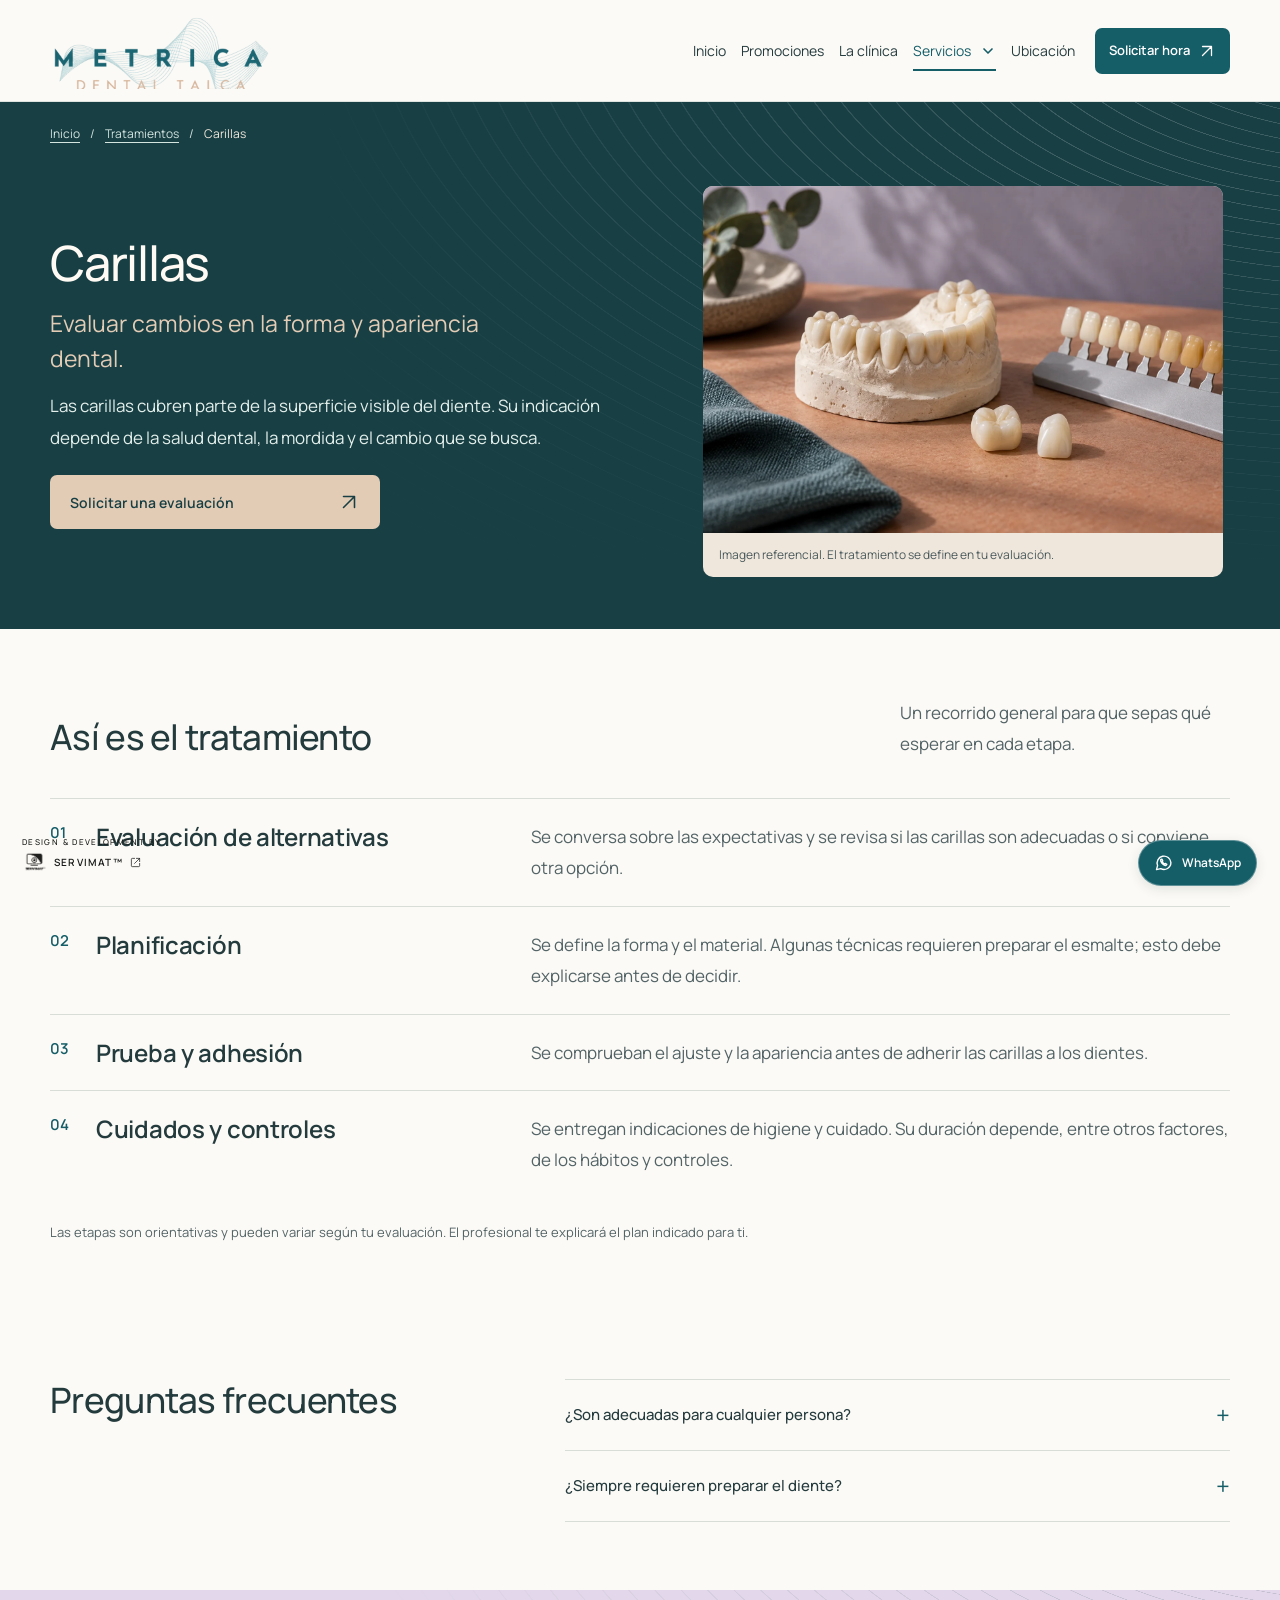
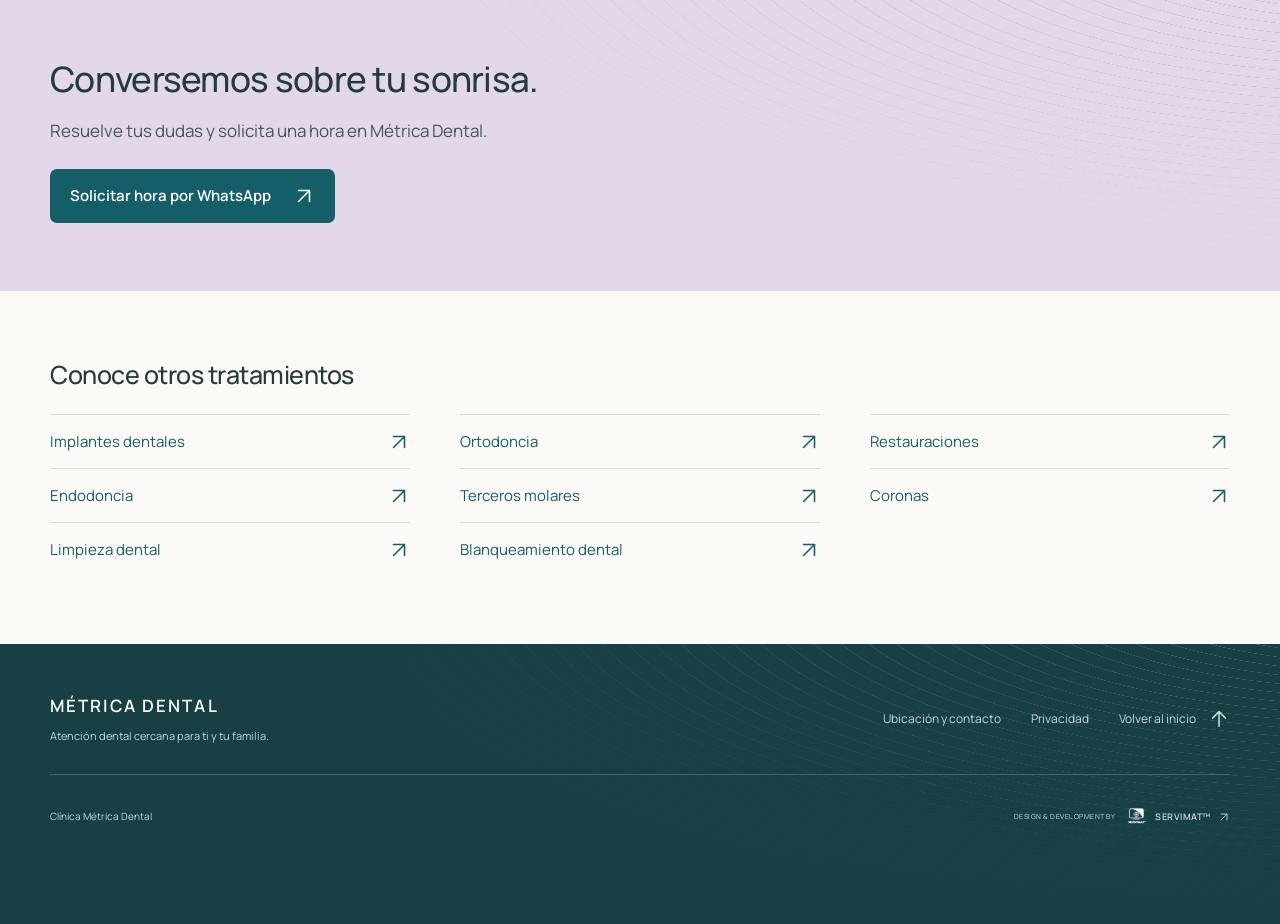
<file: site/carillas.html>
<!doctype html>
<html lang="es-CL">
<head>
  <meta charset="utf-8">
  <meta name="viewport" content="width=device-width, initial-scale=1, viewport-fit=cover">
  <meta name="robots" content="index, follow">
  <meta name="theme-color" content="#155e68">
  <title>Carillas dentales y estética de la sonrisa | Métrica Dental</title>
  <meta name="description" content="Evalúa cambios en la forma y apariencia de tus dientes con carillas. Conoce la planificación, la colocación y los cuidados en Métrica Dental.">
  <meta property="og:title" content="Carillas dentales y estética de la sonrisa | Métrica Dental">
  <meta property="og:description" content="Evalúa cambios en la forma y apariencia de tus dientes con carillas. Conoce la planificación, la colocación y los cuidados en Métrica Dental.">
  <meta property="og:type" content="website">
  <meta property="og:locale" content="es_CL">
  <link rel="canonical" href="https://metricadental.cl/carillas">
  <meta property="og:url" content="https://metricadental.cl/carillas">
  <meta property="og:site_name" content="Métrica Dental">
  <link rel="icon" href="favicon.ico?v=clinic-3" sizes="any">
  <link rel="icon" type="image/png" href="assets/favicon-clinica-transparente.png" sizes="192x192">
  <link rel="apple-touch-icon" href="assets/apple-touch-icon.png?v=clinic-2">
  <link rel="preload" href="assets/fonts/manrope-400.woff2" as="font" type="font/woff2" crossorigin>
  <link rel="preload" href="assets/fonts/manrope-600.woff2" as="font" type="font/woff2" crossorigin>
  <link rel="stylesheet" href="styles.css?v=a2c1ad1243ea">
  <link rel="stylesheet" href="service-layout.css?v=9ce09a1ab743">
  <script src="script.js?v=e5ef03a46805" defer></script>
  <script defer src="servimat-analytics.js?v=caead463fb84" data-measurement-id="G-Y4HKLNCCSP"></script>
  <!-- SEO BEGIN -->
  <meta property="og:image" content="https://metricadental.cl/assets/metrica-dental-social-v1.jpg">
  <meta property="og:image:secure_url" content="https://metricadental.cl/assets/metrica-dental-social-v1.jpg">
  <meta property="og:image:type" content="image/jpeg">
  <meta property="og:image:width" content="1200">
  <meta property="og:image:height" content="630">
  <meta property="og:image:alt" content="Métrica Dental: atención dental cercana para ti y tu familia.">
  <meta name="twitter:card" content="summary_large_image">
  <meta name="twitter:title" content="Carillas dentales y estética de la sonrisa | Métrica Dental">
  <meta name="twitter:description" content="Evalúa cambios en la forma y apariencia de tus dientes con carillas. Conoce la planificación, la colocación y los cuidados en Métrica Dental.">
  <meta name="twitter:image" content="https://metricadental.cl/assets/metrica-dental-social-v1.jpg">
  <meta name="twitter:image:alt" content="Logo de Clínica Métrica Dental.">
  <script type="application/ld+json">
{
  "@context": "https://schema.org",
  "@graph": [
    {
      "@type": "Dentist",
      "@id": "https://metricadental.cl/#clinica",
      "name": "Métrica Dental",
      "url": "https://metricadental.cl/",
      "telephone": "+56949354494",
      "logo": {
        "@type": "ImageObject",
        "url": "https://metricadental.cl/assets/logo.webp"
      },
      "image": "https://metricadental.cl/assets/metrica-dental-social-v1.jpg",
      "address": {
        "@type": "PostalAddress",
        "streetAddress": "1 Sur 690, Edificio Plaza Talca",
        "addressLocality": "Talca",
        "addressCountry": "CL"
      },
      "sameAs": [
        "https://www.instagram.com/clinicametricadental/"
      ]
    },
    {
      "@type": "WebSite",
      "@id": "https://metricadental.cl/#website",
      "url": "https://metricadental.cl/",
      "name": "Métrica Dental",
      "inLanguage": "es-CL",
      "publisher": {
        "@id": "https://metricadental.cl/#clinica"
      }
    },
    {
      "@type": "WebPage",
      "@id": "https://metricadental.cl/carillas#webpage",
      "url": "https://metricadental.cl/carillas",
      "name": "Carillas dentales y estética de la sonrisa | Métrica Dental",
      "description": "Evalúa cambios en la forma y apariencia de tus dientes con carillas. Conoce la planificación, la colocación y los cuidados en Métrica Dental.",
      "inLanguage": "es-CL",
      "isPartOf": {
        "@id": "https://metricadental.cl/#website"
      },
      "about": {
        "@id": "https://metricadental.cl/#clinica"
      },
      "mainEntity": {
        "@id": "https://metricadental.cl/carillas#servicio"
      },
      "breadcrumb": {
        "@id": "https://metricadental.cl/carillas#breadcrumb"
      }
    },
    {
      "@type": "Service",
      "@id": "https://metricadental.cl/carillas#servicio",
      "name": "Carillas",
      "url": "https://metricadental.cl/carillas",
      "serviceType": "Carillas",
      "description": "Evalúa cambios en la forma y apariencia de tus dientes con carillas. Conoce la planificación, la colocación y los cuidados en Métrica Dental.",
      "provider": {
        "@id": "https://metricadental.cl/#clinica"
      },
      "mainEntityOfPage": {
        "@id": "https://metricadental.cl/carillas#webpage"
      }
    },
    {
      "@type": "BreadcrumbList",
      "@id": "https://metricadental.cl/carillas#breadcrumb",
      "itemListElement": [
        {
          "@type": "ListItem",
          "position": 1,
          "name": "Inicio",
          "item": "https://metricadental.cl/"
        },
        {
          "@type": "ListItem",
          "position": 2,
          "name": "Carillas",
          "item": "https://metricadental.cl/carillas"
        }
      ]
    }
  ]
}
  </script>
  <!-- SEO END -->
</head>
<body class="treatment-page service-estetica">
  <a class="skip-link" href="#contenido">Saltar al contenido</a>
  <header class="site-header">
    <div class="header-inner wrap">
      <a class="brand" href="/#inicio" aria-label="Métrica Dental, inicio"><span class="logo-crop"><img src="assets/logo.webp" alt="Métrica Dental" width="660" height="610"></span></a>
      <div class="header-actions"><a class="header-home" href="/#inicio">Inicio</a><button class="menu-toggle" type="button" aria-expanded="false" aria-controls="navigation"><span>Menú</span><svg viewBox="0 0 24 24" aria-hidden="true"><path d="M4 8h16M4 16h16"/></svg></button></div>
      <nav id="navigation" class="navigation" aria-label="Navegación principal">
        <a href="/#inicio">Inicio</a>
        <a href="/#promociones">Promociones</a>
        <a href="/#clinica">La clínica</a>
        <details class="services-menu"><summary>Servicios <svg viewBox="0 0 16 16" aria-hidden="true"><path d="m4 6 4 4 4-4"/></svg></summary><div class="service-submenu">
              <a href="/implantes">Implantes dentales</a>
              <a href="/ortodoncia">Ortodoncia</a>
              <a href="/restauraciones">Restauraciones</a>
              <a href="/endodoncia">Endodoncia</a>
              <a href="/terceros-molares">Terceros molares</a>
              <a href="/coronas">Coronas</a>
              <a href="/carillas" aria-current="page">Carillas</a>
              <a href="/limpieza-dental">Limpieza dental</a>
              <a href="/blanqueamiento">Blanqueamiento dental</a>
              <a class="all-services" href="/#tratamientos">Ver todos los servicios <svg class="icon-arrow icon-arrow-ne" viewBox="0 0 24 24" aria-hidden="true" focusable="false"><path d="M6 18 18 6M6 6h12v12"/></svg></a>
        </div></details>
        <a href="/#contacto">Ubicación</a>
        <a class="button button-small" href="https://wa.me/56949354494?text=Hola%2C%20me%20interesa%20el%20tratamiento%20de%20carillas%20en%20M%C3%A9trica%20Dental.%20Quisiera%20solicitar%20una%20hora." target="_blank" rel="noopener noreferrer">Solicitar hora <svg class="icon-arrow icon-arrow-ne" viewBox="0 0 24 24" aria-hidden="true" focusable="false"><path d="M6 18 18 6M6 6h12v12"/></svg></a>
      </nav>
    </div>
  </header>
  <main id="contenido">
    <div class="service-intro">
      <nav class="breadcrumbs wrap" aria-label="Ruta de navegación"><a href="/#inicio">Inicio</a><span aria-hidden="true">/</span><a href="/#tratamientos">Tratamientos</a><span aria-hidden="true">/</span><span aria-current="page">Carillas</span></nav>
      <section class="service-hero wrap" id="inicio" aria-labelledby="hero-title"><div><h1 id="hero-title">Carillas</h1><p class="service-lead">Evaluar cambios en la forma y apariencia dental.</p><p>Las carillas cubren parte de la superficie visible del diente. Su indicación depende de la salud dental, la mordida y el cambio que se busca.</p><a class="button" href="https://wa.me/56949354494?text=Hola%2C%20me%20interesa%20el%20tratamiento%20de%20carillas%20en%20M%C3%A9trica%20Dental.%20Quisiera%20solicitar%20una%20hora." target="_blank" rel="noopener noreferrer">Solicitar una evaluación <svg class="icon-arrow icon-arrow-ne" viewBox="0 0 24 24" aria-hidden="true" focusable="false"><path d="M6 18 18 6M6 6h12v12"/></svg></a></div><figure class="treatment-photo"><img src="assets/rehabilitacion-referencial.webp" alt="Imagen referencial de materiales de rehabilitación estética" width="1536" height="1024"><figcaption>Imagen referencial. El tratamiento se define en tu evaluación.</figcaption></figure>
      </section>
    </div>
    <section class="service-process section wrap" id="proceso" aria-labelledby="process-title"><div class="section-heading"><h2 id="process-title">Así es el tratamiento</h2><p>Un recorrido general para que sepas qué esperar en cada etapa.</p></div><ol class="journey-list"><li id="paso-01"><span class="journey-number" aria-hidden="true">01</span><div class="journey-copy"><h3>Evaluación de alternativas</h3><p>Se conversa sobre las expectativas y se revisa si las carillas son adecuadas o si conviene otra opción.</p></div></li><li id="paso-02"><span class="journey-number" aria-hidden="true">02</span><div class="journey-copy"><h3>Planificación</h3><p>Se define la forma y el material. Algunas técnicas requieren preparar el esmalte; esto debe explicarse antes de decidir.</p></div></li><li id="paso-03"><span class="journey-number" aria-hidden="true">03</span><div class="journey-copy"><h3>Prueba y adhesión</h3><p>Se comprueban el ajuste y la apariencia antes de adherir las carillas a los dientes.</p></div></li><li id="paso-04"><span class="journey-number" aria-hidden="true">04</span><div class="journey-copy"><h3>Cuidados y controles</h3><p>Se entregan indicaciones de higiene y cuidado. Su duración depende, entre otros factores, de los hábitos y controles.</p></div></li></ol><p class="clinical-note">Las etapas son orientativas y pueden variar según tu evaluación. El profesional te explicará el plan indicado para ti.</p></section><section class="faq section wrap" id="preguntas" aria-labelledby="faq-title"><h2 id="faq-title">Preguntas frecuentes</h2><div class="faq-list"><details><summary>¿Son adecuadas para cualquier persona?<span aria-hidden="true">+</span></summary><p>Su indicación depende de la salud dental, la mordida y el cambio que se busca. La evaluación permite conversar sobre otras opciones.</p></details><details><summary>¿Siempre requieren preparar el diente?<span aria-hidden="true">+</span></summary><p>Algunas técnicas requieren preparar el esmalte. El alcance se explica antes de decidir el tratamiento.</p></details></div></section><section class="service-invitation section"><div class="wrap"><h2>Conversemos sobre tu sonrisa.</h2><p>Resuelve tus dudas y solicita una hora en Métrica Dental.</p><a class="button" href="https://wa.me/56949354494?text=Hola%2C%20me%20interesa%20el%20tratamiento%20de%20carillas%20en%20M%C3%A9trica%20Dental.%20Quisiera%20solicitar%20una%20hora." target="_blank" rel="noopener noreferrer">Solicitar hora por WhatsApp <svg class="icon-arrow icon-arrow-ne" viewBox="0 0 24 24" aria-hidden="true" focusable="false"><path d="M6 18 18 6M6 6h12v12"/></svg></a></div></section><section class="related section wrap" aria-labelledby="related-title"><h2 id="related-title">Conoce otros tratamientos</h2><nav aria-label="Otros tratamientos"><a href="/implantes">Implantes dentales <svg class="icon-arrow icon-arrow-ne" viewBox="0 0 24 24" aria-hidden="true" focusable="false"><path d="M6 18 18 6M6 6h12v12"/></svg></a><a href="/ortodoncia">Ortodoncia <svg class="icon-arrow icon-arrow-ne" viewBox="0 0 24 24" aria-hidden="true" focusable="false"><path d="M6 18 18 6M6 6h12v12"/></svg></a><a href="/restauraciones">Restauraciones <svg class="icon-arrow icon-arrow-ne" viewBox="0 0 24 24" aria-hidden="true" focusable="false"><path d="M6 18 18 6M6 6h12v12"/></svg></a><a href="/endodoncia">Endodoncia <svg class="icon-arrow icon-arrow-ne" viewBox="0 0 24 24" aria-hidden="true" focusable="false"><path d="M6 18 18 6M6 6h12v12"/></svg></a><a href="/terceros-molares">Terceros molares <svg class="icon-arrow icon-arrow-ne" viewBox="0 0 24 24" aria-hidden="true" focusable="false"><path d="M6 18 18 6M6 6h12v12"/></svg></a><a href="/coronas">Coronas <svg class="icon-arrow icon-arrow-ne" viewBox="0 0 24 24" aria-hidden="true" focusable="false"><path d="M6 18 18 6M6 6h12v12"/></svg></a><a href="/limpieza-dental">Limpieza dental <svg class="icon-arrow icon-arrow-ne" viewBox="0 0 24 24" aria-hidden="true" focusable="false"><path d="M6 18 18 6M6 6h12v12"/></svg></a><a href="/blanqueamiento">Blanqueamiento dental <svg class="icon-arrow icon-arrow-ne" viewBox="0 0 24 24" aria-hidden="true" focusable="false"><path d="M6 18 18 6M6 6h12v12"/></svg></a></nav></section>
  </main>
  <footer class="site-footer" id="footer">
    <div class="wrap footer-top"><div><p class="footer-name">MÉTRICA DENTAL</p><p>Atención dental cercana para ti y tu familia.</p></div><a href="/#contacto">Ubicación y contacto</a><a href="/privacidad">Privacidad</a><a href="/#inicio">Volver al inicio <svg class="icon-arrow icon-arrow-up" viewBox="0 0 24 24" aria-hidden="true" focusable="false"><path d="M12 20V4m-7 7 7-7 7 7"/></svg></a></div>
    <div class="wrap footer-bottom"><small>Clínica Métrica Dental</small><div class="servimat-credit-row"><span>DESIGN &amp; DEVELOPMENT BY</span><a class="servimat-credit" href="https://somosservimat.cl/" target="_blank" rel="noopener noreferrer" aria-label="Diseño y desarrollo por SERVIMAT (abre otra pestaña)"><img src="assets/servimat.png" alt="" width="834" height="834"><strong>SERVIMAT™</strong><svg class="icon-arrow icon-arrow-ne" viewBox="0 0 24 24" aria-hidden="true" focusable="false"><path d="M6 18 18 6M6 6h12v12"/></svg></a></div></div>
  </footer>
  <a class="servimat-watermark" href="https://somosservimat.cl/" target="_blank" rel="noopener noreferrer" aria-label="Diseño y desarrollo por SERVIMAT (abre otra pestaña)"><span class="servimat-watermark-label">DESIGN &amp; DEVELOPMENT BY</span><span class="servimat-brand"><img src="assets/servimat.png" alt="" width="834" height="834"><strong>SERVIMAT™</strong><svg class="icon-arrow icon-arrow-ne" viewBox="0 0 24 24" aria-hidden="true" focusable="false"><path d="M14 3h7v7m0-7L10 14M10 3H5a2 2 0 0 0-2 2v14a2 2 0 0 0 2 2h14a2 2 0 0 0 2-2v-5"/></svg></span></a>
  <a class="whatsapp-float" href="https://wa.me/56949354494?text=Hola%2C%20me%20interesa%20el%20tratamiento%20de%20carillas%20en%20M%C3%A9trica%20Dental.%20Quisiera%20solicitar%20una%20hora." target="_blank" rel="noopener noreferrer" aria-label="Contactar por WhatsApp (abre otra pestaña)"><svg viewBox="0 0 24 24" aria-hidden="true"><path d="M20.3 11.5a8.3 8.3 0 0 1-12.2 7.3L3 20l1.3-4.9a8.3 8.3 0 1 1 16-3.6Z"/><path d="M8.1 7.7c-.8 2.4 2.4 6.8 5.4 7.3.8.1 1.5-.3 1.9-1.4l-2-1.1-.9.8a7.2 7.2 0 0 1-2.6-3l.6-.9-1-2Z"/></svg><span>WhatsApp</span></a>

</body>
</html>
</file>
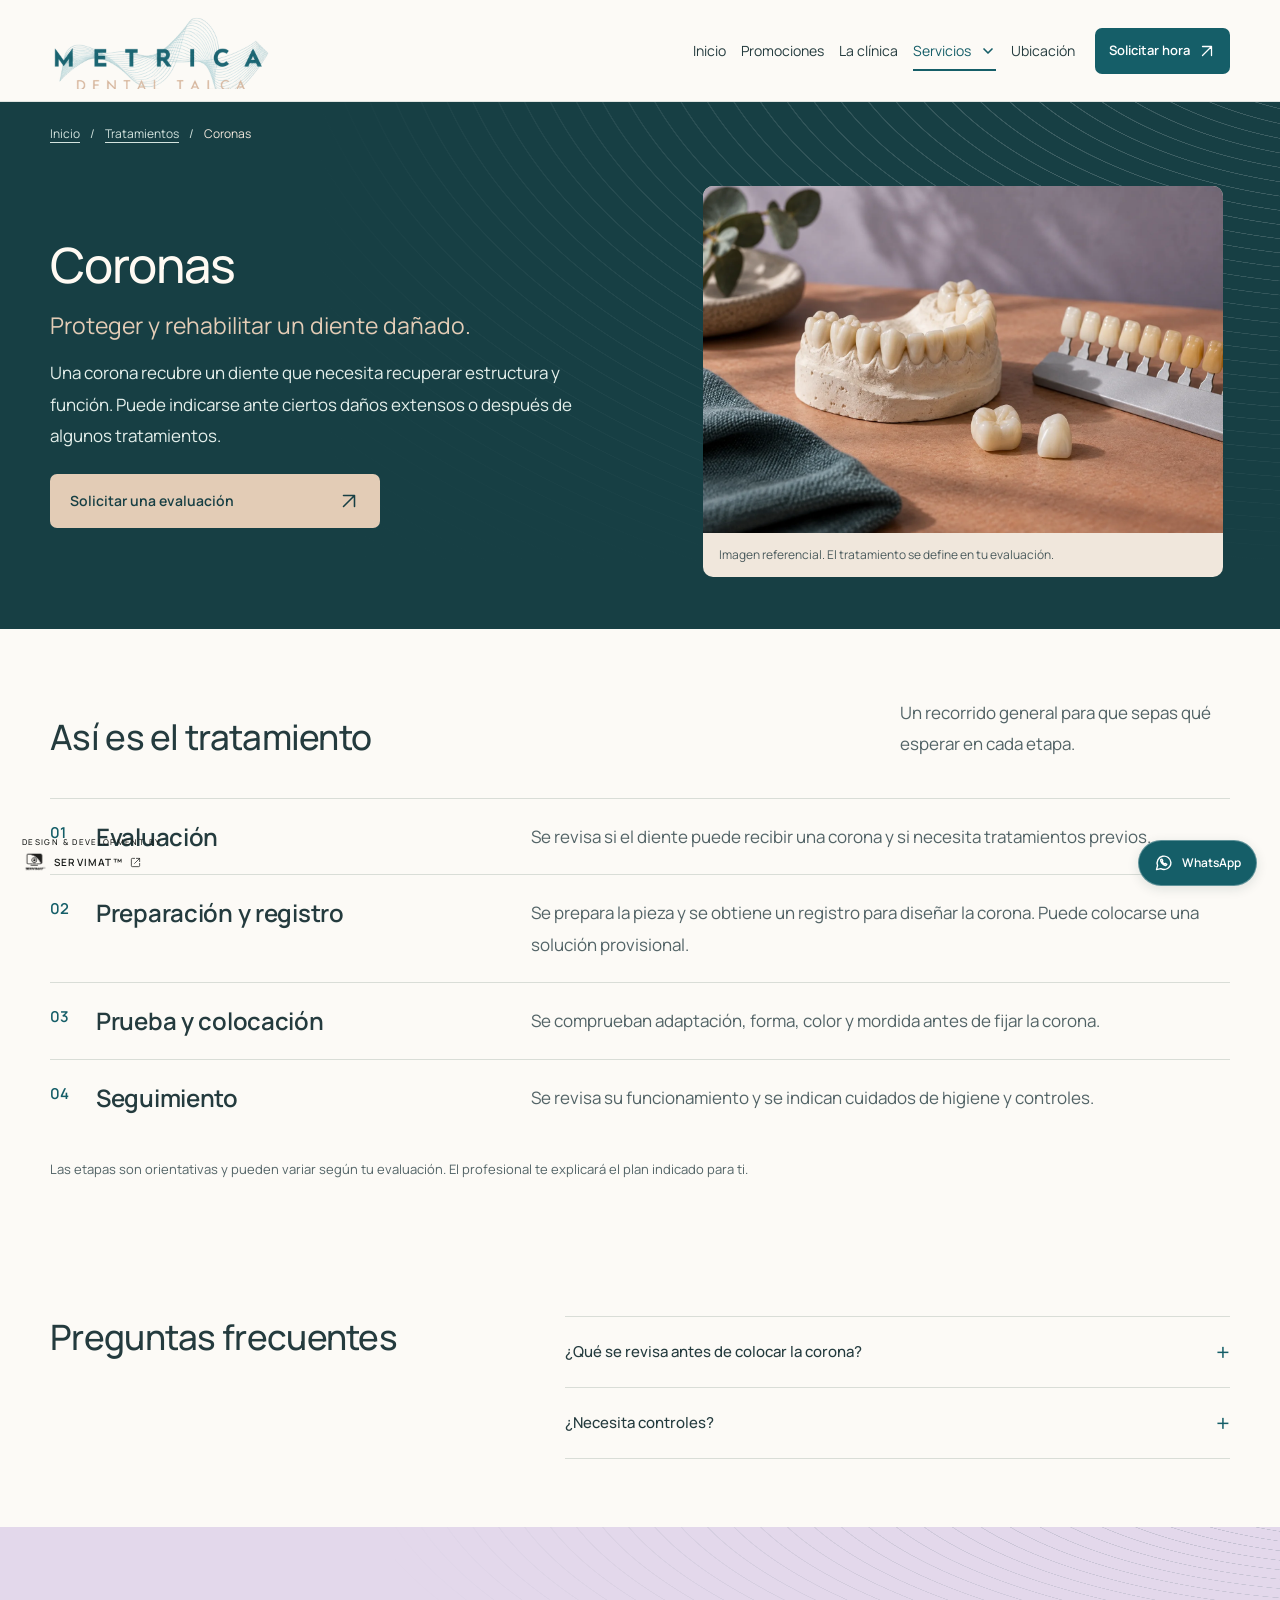
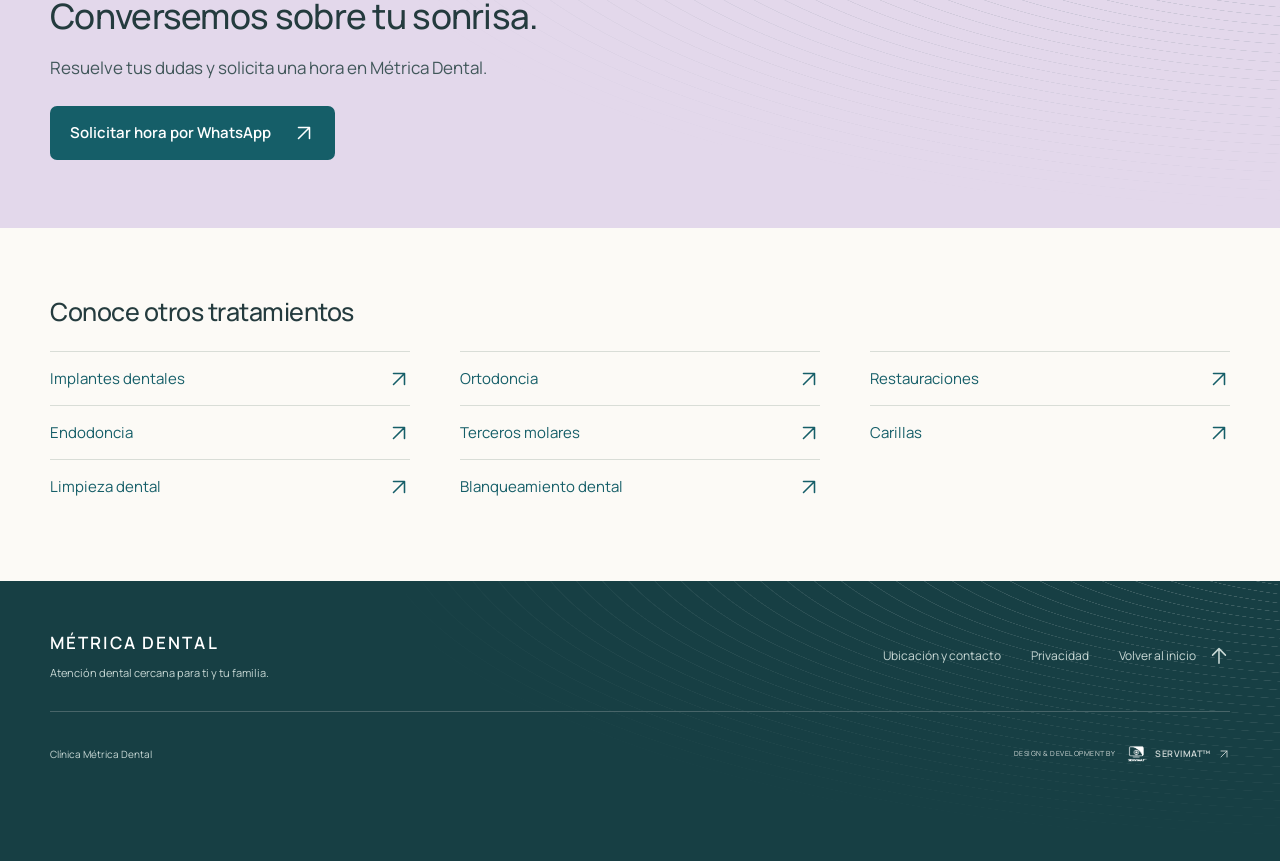
<file: site/coronas.html>
<!doctype html>
<html lang="es-CL">
<head>
  <meta charset="utf-8">
  <meta name="viewport" content="width=device-width, initial-scale=1, viewport-fit=cover">
  <meta name="robots" content="index, follow">
  <meta name="theme-color" content="#155e68">
  <title>Coronas dentales y rehabilitación | Métrica Dental</title>
  <meta name="description" content="Conoce las coronas dentales para proteger y rehabilitar dientes dañados. Revisa la evaluación, las etapas y los cuidados en Métrica Dental.">
  <meta property="og:title" content="Coronas dentales y rehabilitación | Métrica Dental">
  <meta property="og:description" content="Conoce las coronas dentales para proteger y rehabilitar dientes dañados. Revisa la evaluación, las etapas y los cuidados en Métrica Dental.">
  <meta property="og:type" content="website">
  <meta property="og:locale" content="es_CL">
  <link rel="canonical" href="https://metricadental.cl/coronas">
  <meta property="og:url" content="https://metricadental.cl/coronas">
  <meta property="og:site_name" content="Métrica Dental">
  <link rel="icon" href="favicon.ico?v=clinic-3" sizes="any">
  <link rel="icon" type="image/png" href="assets/favicon-clinica-transparente.png" sizes="192x192">
  <link rel="apple-touch-icon" href="assets/apple-touch-icon.png?v=clinic-2">
  <link rel="preload" href="assets/fonts/manrope-400.woff2" as="font" type="font/woff2" crossorigin>
  <link rel="preload" href="assets/fonts/manrope-600.woff2" as="font" type="font/woff2" crossorigin>
  <link rel="stylesheet" href="styles.css?v=a2c1ad1243ea">
  <link rel="stylesheet" href="service-layout.css?v=9ce09a1ab743">
  <script src="script.js?v=e5ef03a46805" defer></script>
  <script defer src="servimat-analytics.js?v=caead463fb84" data-measurement-id="G-Y4HKLNCCSP"></script>
  <!-- SEO BEGIN -->
  <meta property="og:image" content="https://metricadental.cl/assets/metrica-dental-social-v1.jpg">
  <meta property="og:image:secure_url" content="https://metricadental.cl/assets/metrica-dental-social-v1.jpg">
  <meta property="og:image:type" content="image/jpeg">
  <meta property="og:image:width" content="1200">
  <meta property="og:image:height" content="630">
  <meta property="og:image:alt" content="Métrica Dental: atención dental cercana para ti y tu familia.">
  <meta name="twitter:card" content="summary_large_image">
  <meta name="twitter:title" content="Coronas dentales y rehabilitación | Métrica Dental">
  <meta name="twitter:description" content="Conoce las coronas dentales para proteger y rehabilitar dientes dañados. Revisa la evaluación, las etapas y los cuidados en Métrica Dental.">
  <meta name="twitter:image" content="https://metricadental.cl/assets/metrica-dental-social-v1.jpg">
  <meta name="twitter:image:alt" content="Logo de Clínica Métrica Dental.">
  <script type="application/ld+json">
{
  "@context": "https://schema.org",
  "@graph": [
    {
      "@type": "Dentist",
      "@id": "https://metricadental.cl/#clinica",
      "name": "Métrica Dental",
      "url": "https://metricadental.cl/",
      "telephone": "+56949354494",
      "logo": {
        "@type": "ImageObject",
        "url": "https://metricadental.cl/assets/logo.webp"
      },
      "image": "https://metricadental.cl/assets/metrica-dental-social-v1.jpg",
      "address": {
        "@type": "PostalAddress",
        "streetAddress": "1 Sur 690, Edificio Plaza Talca",
        "addressLocality": "Talca",
        "addressCountry": "CL"
      },
      "sameAs": [
        "https://www.instagram.com/clinicametricadental/"
      ]
    },
    {
      "@type": "WebSite",
      "@id": "https://metricadental.cl/#website",
      "url": "https://metricadental.cl/",
      "name": "Métrica Dental",
      "inLanguage": "es-CL",
      "publisher": {
        "@id": "https://metricadental.cl/#clinica"
      }
    },
    {
      "@type": "WebPage",
      "@id": "https://metricadental.cl/coronas#webpage",
      "url": "https://metricadental.cl/coronas",
      "name": "Coronas dentales y rehabilitación | Métrica Dental",
      "description": "Conoce las coronas dentales para proteger y rehabilitar dientes dañados. Revisa la evaluación, las etapas y los cuidados en Métrica Dental.",
      "inLanguage": "es-CL",
      "isPartOf": {
        "@id": "https://metricadental.cl/#website"
      },
      "about": {
        "@id": "https://metricadental.cl/#clinica"
      },
      "mainEntity": {
        "@id": "https://metricadental.cl/coronas#servicio"
      },
      "breadcrumb": {
        "@id": "https://metricadental.cl/coronas#breadcrumb"
      }
    },
    {
      "@type": "Service",
      "@id": "https://metricadental.cl/coronas#servicio",
      "name": "Coronas",
      "url": "https://metricadental.cl/coronas",
      "serviceType": "Coronas",
      "description": "Conoce las coronas dentales para proteger y rehabilitar dientes dañados. Revisa la evaluación, las etapas y los cuidados en Métrica Dental.",
      "provider": {
        "@id": "https://metricadental.cl/#clinica"
      },
      "mainEntityOfPage": {
        "@id": "https://metricadental.cl/coronas#webpage"
      }
    },
    {
      "@type": "BreadcrumbList",
      "@id": "https://metricadental.cl/coronas#breadcrumb",
      "itemListElement": [
        {
          "@type": "ListItem",
          "position": 1,
          "name": "Inicio",
          "item": "https://metricadental.cl/"
        },
        {
          "@type": "ListItem",
          "position": 2,
          "name": "Coronas",
          "item": "https://metricadental.cl/coronas"
        }
      ]
    }
  ]
}
  </script>
  <!-- SEO END -->
</head>
<body class="treatment-page service-rehabilitacion">
  <a class="skip-link" href="#contenido">Saltar al contenido</a>
  <header class="site-header">
    <div class="header-inner wrap">
      <a class="brand" href="/#inicio" aria-label="Métrica Dental, inicio"><span class="logo-crop"><img src="assets/logo.webp" alt="Métrica Dental" width="660" height="610"></span></a>
      <div class="header-actions"><a class="header-home" href="/#inicio">Inicio</a><button class="menu-toggle" type="button" aria-expanded="false" aria-controls="navigation"><span>Menú</span><svg viewBox="0 0 24 24" aria-hidden="true"><path d="M4 8h16M4 16h16"/></svg></button></div>
      <nav id="navigation" class="navigation" aria-label="Navegación principal">
        <a href="/#inicio">Inicio</a>
        <a href="/#promociones">Promociones</a>
        <a href="/#clinica">La clínica</a>
        <details class="services-menu"><summary>Servicios <svg viewBox="0 0 16 16" aria-hidden="true"><path d="m4 6 4 4 4-4"/></svg></summary><div class="service-submenu">
              <a href="/implantes">Implantes dentales</a>
              <a href="/ortodoncia">Ortodoncia</a>
              <a href="/restauraciones">Restauraciones</a>
              <a href="/endodoncia">Endodoncia</a>
              <a href="/terceros-molares">Terceros molares</a>
              <a href="/coronas" aria-current="page">Coronas</a>
              <a href="/carillas">Carillas</a>
              <a href="/limpieza-dental">Limpieza dental</a>
              <a href="/blanqueamiento">Blanqueamiento dental</a>
              <a class="all-services" href="/#tratamientos">Ver todos los servicios <svg class="icon-arrow icon-arrow-ne" viewBox="0 0 24 24" aria-hidden="true" focusable="false"><path d="M6 18 18 6M6 6h12v12"/></svg></a>
        </div></details>
        <a href="/#contacto">Ubicación</a>
        <a class="button button-small" href="https://wa.me/56949354494?text=Hola%2C%20me%20interesa%20el%20tratamiento%20de%20coronas%20en%20M%C3%A9trica%20Dental.%20Quisiera%20solicitar%20una%20hora." target="_blank" rel="noopener noreferrer">Solicitar hora <svg class="icon-arrow icon-arrow-ne" viewBox="0 0 24 24" aria-hidden="true" focusable="false"><path d="M6 18 18 6M6 6h12v12"/></svg></a>
      </nav>
    </div>
  </header>
  <main id="contenido">
    <div class="service-intro">
      <nav class="breadcrumbs wrap" aria-label="Ruta de navegación"><a href="/#inicio">Inicio</a><span aria-hidden="true">/</span><a href="/#tratamientos">Tratamientos</a><span aria-hidden="true">/</span><span aria-current="page">Coronas</span></nav>
      <section class="service-hero wrap" id="inicio" aria-labelledby="hero-title"><div><h1 id="hero-title">Coronas</h1><p class="service-lead">Proteger y rehabilitar un diente dañado.</p><p>Una corona recubre un diente que necesita recuperar estructura y función. Puede indicarse ante ciertos daños extensos o después de algunos tratamientos.</p><a class="button" href="https://wa.me/56949354494?text=Hola%2C%20me%20interesa%20el%20tratamiento%20de%20coronas%20en%20M%C3%A9trica%20Dental.%20Quisiera%20solicitar%20una%20hora." target="_blank" rel="noopener noreferrer">Solicitar una evaluación <svg class="icon-arrow icon-arrow-ne" viewBox="0 0 24 24" aria-hidden="true" focusable="false"><path d="M6 18 18 6M6 6h12v12"/></svg></a></div><figure class="treatment-photo"><img src="assets/rehabilitacion-referencial.webp" alt="Imagen referencial de coronas de cerámica y modelo dental" width="1536" height="1024"><figcaption>Imagen referencial. El tratamiento se define en tu evaluación.</figcaption></figure>
      </section>
    </div>
    <section class="service-process section wrap" id="proceso" aria-labelledby="process-title"><div class="section-heading"><h2 id="process-title">Así es el tratamiento</h2><p>Un recorrido general para que sepas qué esperar en cada etapa.</p></div><ol class="journey-list"><li id="paso-01"><span class="journey-number" aria-hidden="true">01</span><div class="journey-copy"><h3>Evaluación</h3><p>Se revisa si el diente puede recibir una corona y si necesita tratamientos previos.</p></div></li><li id="paso-02"><span class="journey-number" aria-hidden="true">02</span><div class="journey-copy"><h3>Preparación y registro</h3><p>Se prepara la pieza y se obtiene un registro para diseñar la corona. Puede colocarse una solución provisional.</p></div></li><li id="paso-03"><span class="journey-number" aria-hidden="true">03</span><div class="journey-copy"><h3>Prueba y colocación</h3><p>Se comprueban adaptación, forma, color y mordida antes de fijar la corona.</p></div></li><li id="paso-04"><span class="journey-number" aria-hidden="true">04</span><div class="journey-copy"><h3>Seguimiento</h3><p>Se revisa su funcionamiento y se indican cuidados de higiene y controles.</p></div></li></ol><p class="clinical-note">Las etapas son orientativas y pueden variar según tu evaluación. El profesional te explicará el plan indicado para ti.</p></section><section class="faq section wrap" id="preguntas" aria-labelledby="faq-title"><h2 id="faq-title">Preguntas frecuentes</h2><div class="faq-list"><details><summary>¿Qué se revisa antes de colocar la corona?<span aria-hidden="true">+</span></summary><p>Su adaptación al diente, la forma, el color y la mordida.</p></details><details><summary>¿Necesita controles?<span aria-hidden="true">+</span></summary><p>Sí. Los controles permiten revisar su funcionamiento y orientar los cuidados de higiene.</p></details></div></section><section class="service-invitation section"><div class="wrap"><h2>Conversemos sobre tu sonrisa.</h2><p>Resuelve tus dudas y solicita una hora en Métrica Dental.</p><a class="button" href="https://wa.me/56949354494?text=Hola%2C%20me%20interesa%20el%20tratamiento%20de%20coronas%20en%20M%C3%A9trica%20Dental.%20Quisiera%20solicitar%20una%20hora." target="_blank" rel="noopener noreferrer">Solicitar hora por WhatsApp <svg class="icon-arrow icon-arrow-ne" viewBox="0 0 24 24" aria-hidden="true" focusable="false"><path d="M6 18 18 6M6 6h12v12"/></svg></a></div></section><section class="related section wrap" aria-labelledby="related-title"><h2 id="related-title">Conoce otros tratamientos</h2><nav aria-label="Otros tratamientos"><a href="/implantes">Implantes dentales <svg class="icon-arrow icon-arrow-ne" viewBox="0 0 24 24" aria-hidden="true" focusable="false"><path d="M6 18 18 6M6 6h12v12"/></svg></a><a href="/ortodoncia">Ortodoncia <svg class="icon-arrow icon-arrow-ne" viewBox="0 0 24 24" aria-hidden="true" focusable="false"><path d="M6 18 18 6M6 6h12v12"/></svg></a><a href="/restauraciones">Restauraciones <svg class="icon-arrow icon-arrow-ne" viewBox="0 0 24 24" aria-hidden="true" focusable="false"><path d="M6 18 18 6M6 6h12v12"/></svg></a><a href="/endodoncia">Endodoncia <svg class="icon-arrow icon-arrow-ne" viewBox="0 0 24 24" aria-hidden="true" focusable="false"><path d="M6 18 18 6M6 6h12v12"/></svg></a><a href="/terceros-molares">Terceros molares <svg class="icon-arrow icon-arrow-ne" viewBox="0 0 24 24" aria-hidden="true" focusable="false"><path d="M6 18 18 6M6 6h12v12"/></svg></a><a href="/carillas">Carillas <svg class="icon-arrow icon-arrow-ne" viewBox="0 0 24 24" aria-hidden="true" focusable="false"><path d="M6 18 18 6M6 6h12v12"/></svg></a><a href="/limpieza-dental">Limpieza dental <svg class="icon-arrow icon-arrow-ne" viewBox="0 0 24 24" aria-hidden="true" focusable="false"><path d="M6 18 18 6M6 6h12v12"/></svg></a><a href="/blanqueamiento">Blanqueamiento dental <svg class="icon-arrow icon-arrow-ne" viewBox="0 0 24 24" aria-hidden="true" focusable="false"><path d="M6 18 18 6M6 6h12v12"/></svg></a></nav></section>
  </main>
  <footer class="site-footer" id="footer">
    <div class="wrap footer-top"><div><p class="footer-name">MÉTRICA DENTAL</p><p>Atención dental cercana para ti y tu familia.</p></div><a href="/#contacto">Ubicación y contacto</a><a href="/privacidad">Privacidad</a><a href="/#inicio">Volver al inicio <svg class="icon-arrow icon-arrow-up" viewBox="0 0 24 24" aria-hidden="true" focusable="false"><path d="M12 20V4m-7 7 7-7 7 7"/></svg></a></div>
    <div class="wrap footer-bottom"><small>Clínica Métrica Dental</small><div class="servimat-credit-row"><span>DESIGN &amp; DEVELOPMENT BY</span><a class="servimat-credit" href="https://somosservimat.cl/" target="_blank" rel="noopener noreferrer" aria-label="Diseño y desarrollo por SERVIMAT (abre otra pestaña)"><img src="assets/servimat.png" alt="" width="834" height="834"><strong>SERVIMAT™</strong><svg class="icon-arrow icon-arrow-ne" viewBox="0 0 24 24" aria-hidden="true" focusable="false"><path d="M6 18 18 6M6 6h12v12"/></svg></a></div></div>
  </footer>
  <a class="servimat-watermark" href="https://somosservimat.cl/" target="_blank" rel="noopener noreferrer" aria-label="Diseño y desarrollo por SERVIMAT (abre otra pestaña)"><span class="servimat-watermark-label">DESIGN &amp; DEVELOPMENT BY</span><span class="servimat-brand"><img src="assets/servimat.png" alt="" width="834" height="834"><strong>SERVIMAT™</strong><svg class="icon-arrow icon-arrow-ne" viewBox="0 0 24 24" aria-hidden="true" focusable="false"><path d="M14 3h7v7m0-7L10 14M10 3H5a2 2 0 0 0-2 2v14a2 2 0 0 0 2 2h14a2 2 0 0 0 2-2v-5"/></svg></span></a>
  <a class="whatsapp-float" href="https://wa.me/56949354494?text=Hola%2C%20me%20interesa%20el%20tratamiento%20de%20coronas%20en%20M%C3%A9trica%20Dental.%20Quisiera%20solicitar%20una%20hora." target="_blank" rel="noopener noreferrer" aria-label="Contactar por WhatsApp (abre otra pestaña)"><svg viewBox="0 0 24 24" aria-hidden="true"><path d="M20.3 11.5a8.3 8.3 0 0 1-12.2 7.3L3 20l1.3-4.9a8.3 8.3 0 1 1 16-3.6Z"/><path d="M8.1 7.7c-.8 2.4 2.4 6.8 5.4 7.3.8.1 1.5-.3 1.9-1.4l-2-1.1-.9.8a7.2 7.2 0 0 1-2.6-3l.6-.9-1-2Z"/></svg><span>WhatsApp</span></a>

</body>
</html>
</file>
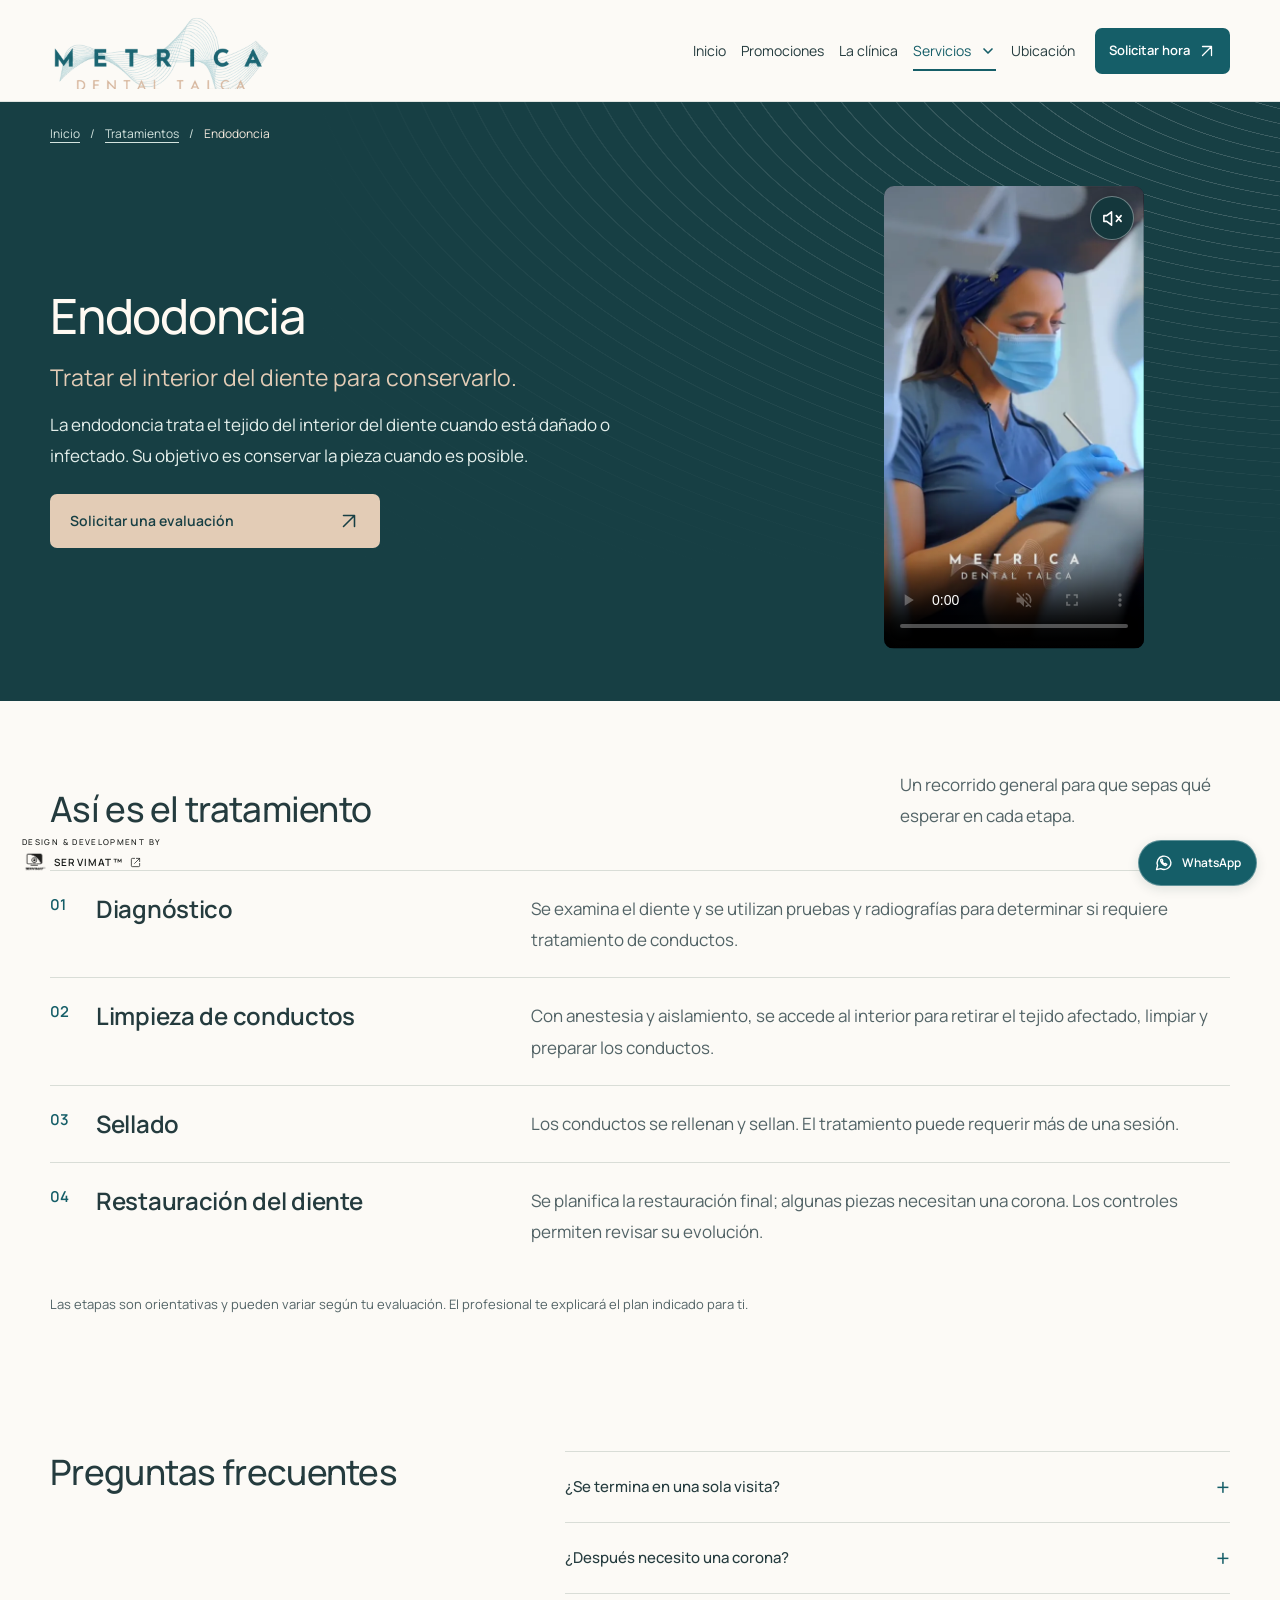
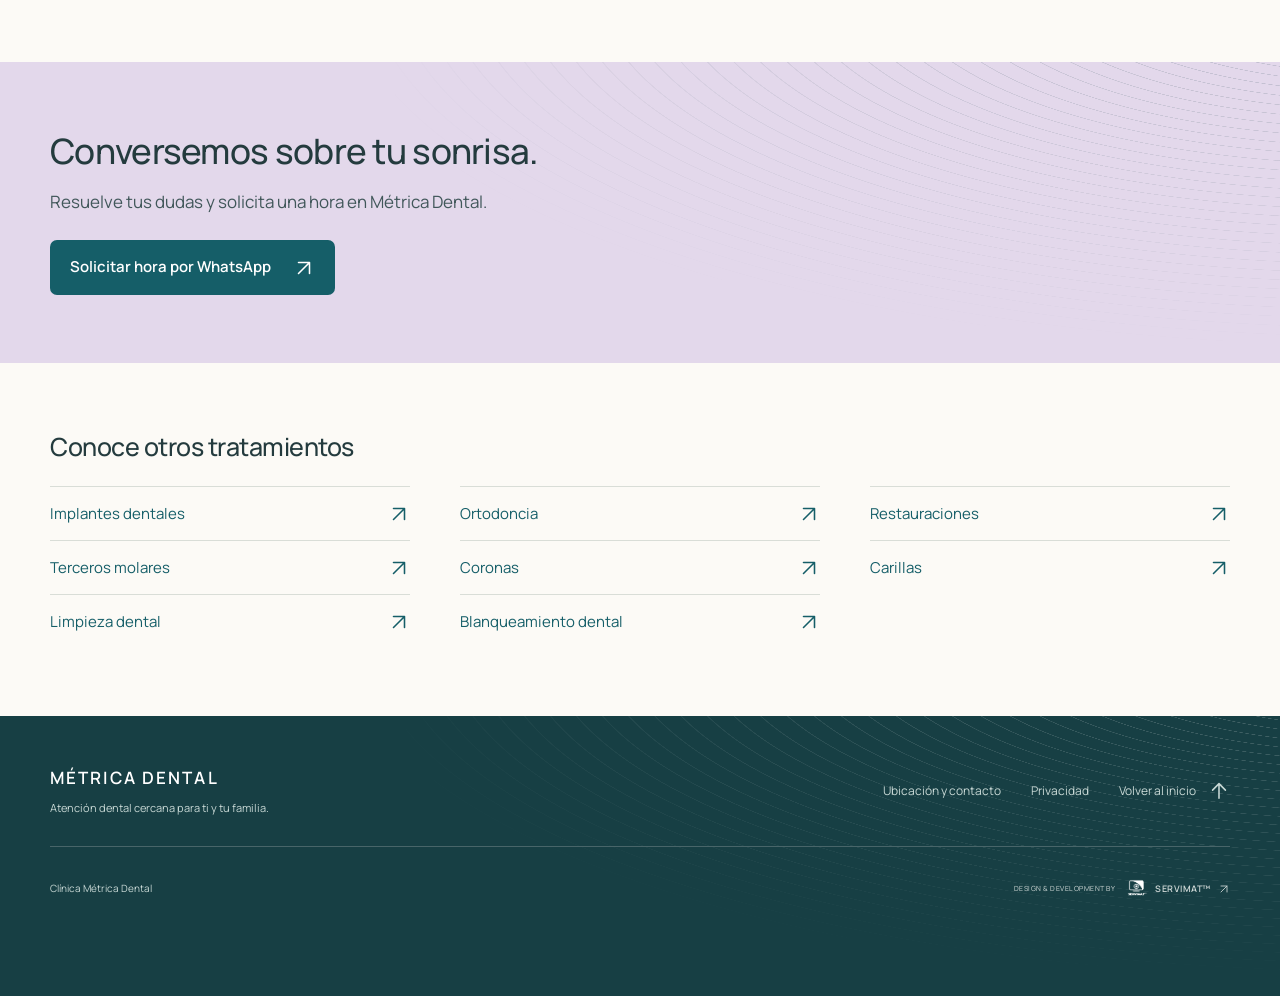
<file: site/endodoncia.html>
<!doctype html>
<html lang="es-CL">
<head>
  <meta charset="utf-8">
  <meta name="viewport" content="width=device-width, initial-scale=1, viewport-fit=cover">
  <meta name="robots" content="index, follow">
  <meta name="theme-color" content="#155e68">
  <title>Endodoncia y tratamiento de conductos | Métrica Dental</title>
  <meta name="description" content="Conoce cómo se evalúa y realiza un tratamiento de conductos para conservar el diente. Revisa las etapas y solicita tu evaluación en Métrica Dental.">
  <meta property="og:title" content="Endodoncia y tratamiento de conductos | Métrica Dental">
  <meta property="og:description" content="Conoce cómo se evalúa y realiza un tratamiento de conductos para conservar el diente. Revisa las etapas y solicita tu evaluación en Métrica Dental.">
  <meta property="og:type" content="website">
  <meta property="og:locale" content="es_CL">
  <link rel="canonical" href="https://metricadental.cl/endodoncia">
  <meta property="og:url" content="https://metricadental.cl/endodoncia">
  <meta property="og:site_name" content="Métrica Dental">
  <link rel="icon" href="favicon.ico?v=clinic-3" sizes="any">
  <link rel="icon" type="image/png" href="assets/favicon-clinica-transparente.png" sizes="192x192">
  <link rel="apple-touch-icon" href="assets/apple-touch-icon.png?v=clinic-2">
  <link rel="preload" href="assets/fonts/manrope-400.woff2" as="font" type="font/woff2" crossorigin>
  <link rel="preload" href="assets/fonts/manrope-600.woff2" as="font" type="font/woff2" crossorigin>
  <link rel="stylesheet" href="styles.css?v=a2c1ad1243ea">
  <link rel="stylesheet" href="service-layout.css?v=9ce09a1ab743">
  <script src="script.js?v=e5ef03a46805" defer></script>
  <script defer src="servimat-analytics.js?v=caead463fb84" data-measurement-id="G-Y4HKLNCCSP"></script>
  <!-- SEO BEGIN -->
  <meta property="og:image" content="https://metricadental.cl/assets/metrica-dental-social-v1.jpg">
  <meta property="og:image:secure_url" content="https://metricadental.cl/assets/metrica-dental-social-v1.jpg">
  <meta property="og:image:type" content="image/jpeg">
  <meta property="og:image:width" content="1200">
  <meta property="og:image:height" content="630">
  <meta property="og:image:alt" content="Métrica Dental: atención dental cercana para ti y tu familia.">
  <meta name="twitter:card" content="summary_large_image">
  <meta name="twitter:title" content="Endodoncia y tratamiento de conductos | Métrica Dental">
  <meta name="twitter:description" content="Conoce cómo se evalúa y realiza un tratamiento de conductos para conservar el diente. Revisa las etapas y solicita tu evaluación en Métrica Dental.">
  <meta name="twitter:image" content="https://metricadental.cl/assets/metrica-dental-social-v1.jpg">
  <meta name="twitter:image:alt" content="Logo de Clínica Métrica Dental.">
  <script type="application/ld+json">
{
  "@context": "https://schema.org",
  "@graph": [
    {
      "@type": "Dentist",
      "@id": "https://metricadental.cl/#clinica",
      "name": "Métrica Dental",
      "url": "https://metricadental.cl/",
      "telephone": "+56949354494",
      "logo": {
        "@type": "ImageObject",
        "url": "https://metricadental.cl/assets/logo.webp"
      },
      "image": "https://metricadental.cl/assets/metrica-dental-social-v1.jpg",
      "address": {
        "@type": "PostalAddress",
        "streetAddress": "1 Sur 690, Edificio Plaza Talca",
        "addressLocality": "Talca",
        "addressCountry": "CL"
      },
      "sameAs": [
        "https://www.instagram.com/clinicametricadental/"
      ]
    },
    {
      "@type": "WebSite",
      "@id": "https://metricadental.cl/#website",
      "url": "https://metricadental.cl/",
      "name": "Métrica Dental",
      "inLanguage": "es-CL",
      "publisher": {
        "@id": "https://metricadental.cl/#clinica"
      }
    },
    {
      "@type": "WebPage",
      "@id": "https://metricadental.cl/endodoncia#webpage",
      "url": "https://metricadental.cl/endodoncia",
      "name": "Endodoncia y tratamiento de conductos | Métrica Dental",
      "description": "Conoce cómo se evalúa y realiza un tratamiento de conductos para conservar el diente. Revisa las etapas y solicita tu evaluación en Métrica Dental.",
      "inLanguage": "es-CL",
      "isPartOf": {
        "@id": "https://metricadental.cl/#website"
      },
      "about": {
        "@id": "https://metricadental.cl/#clinica"
      },
      "mainEntity": {
        "@id": "https://metricadental.cl/endodoncia#servicio"
      },
      "breadcrumb": {
        "@id": "https://metricadental.cl/endodoncia#breadcrumb"
      }
    },
    {
      "@type": "Service",
      "@id": "https://metricadental.cl/endodoncia#servicio",
      "name": "Endodoncia",
      "url": "https://metricadental.cl/endodoncia",
      "serviceType": "Endodoncia",
      "description": "Conoce cómo se evalúa y realiza un tratamiento de conductos para conservar el diente. Revisa las etapas y solicita tu evaluación en Métrica Dental.",
      "provider": {
        "@id": "https://metricadental.cl/#clinica"
      },
      "mainEntityOfPage": {
        "@id": "https://metricadental.cl/endodoncia#webpage"
      }
    },
    {
      "@type": "BreadcrumbList",
      "@id": "https://metricadental.cl/endodoncia#breadcrumb",
      "itemListElement": [
        {
          "@type": "ListItem",
          "position": 1,
          "name": "Inicio",
          "item": "https://metricadental.cl/"
        },
        {
          "@type": "ListItem",
          "position": 2,
          "name": "Endodoncia",
          "item": "https://metricadental.cl/endodoncia"
        }
      ]
    }
  ]
}
  </script>
  <!-- SEO END -->
</head>
<body class="treatment-page service-rehabilitacion">
  <a class="skip-link" href="#contenido">Saltar al contenido</a>
  <header class="site-header">
    <div class="header-inner wrap">
      <a class="brand" href="/#inicio" aria-label="Métrica Dental, inicio"><span class="logo-crop"><img src="assets/logo.webp" alt="Métrica Dental" width="660" height="610"></span></a>
      <div class="header-actions"><a class="header-home" href="/#inicio">Inicio</a><button class="menu-toggle" type="button" aria-expanded="false" aria-controls="navigation"><span>Menú</span><svg viewBox="0 0 24 24" aria-hidden="true"><path d="M4 8h16M4 16h16"/></svg></button></div>
      <nav id="navigation" class="navigation" aria-label="Navegación principal">
        <a href="/#inicio">Inicio</a>
        <a href="/#promociones">Promociones</a>
        <a href="/#clinica">La clínica</a>
        <details class="services-menu"><summary>Servicios <svg viewBox="0 0 16 16" aria-hidden="true"><path d="m4 6 4 4 4-4"/></svg></summary><div class="service-submenu">
              <a href="/implantes">Implantes dentales</a>
              <a href="/ortodoncia">Ortodoncia</a>
              <a href="/restauraciones">Restauraciones</a>
              <a href="/endodoncia" aria-current="page">Endodoncia</a>
              <a href="/terceros-molares">Terceros molares</a>
              <a href="/coronas">Coronas</a>
              <a href="/carillas">Carillas</a>
              <a href="/limpieza-dental">Limpieza dental</a>
              <a href="/blanqueamiento">Blanqueamiento dental</a>
              <a class="all-services" href="/#tratamientos">Ver todos los servicios <svg class="icon-arrow icon-arrow-ne" viewBox="0 0 24 24" aria-hidden="true" focusable="false"><path d="M6 18 18 6M6 6h12v12"/></svg></a>
        </div></details>
        <a href="/#contacto">Ubicación</a>
        <a class="button button-small" href="https://wa.me/56949354494?text=Hola%2C%20me%20interesa%20el%20tratamiento%20de%20endodoncia%20en%20M%C3%A9trica%20Dental.%20Quisiera%20solicitar%20una%20hora." target="_blank" rel="noopener noreferrer">Solicitar hora <svg class="icon-arrow icon-arrow-ne" viewBox="0 0 24 24" aria-hidden="true" focusable="false"><path d="M6 18 18 6M6 6h12v12"/></svg></a>
      </nav>
    </div>
  </header>
  <main id="contenido">
    <div class="service-intro">
      <nav class="breadcrumbs wrap" aria-label="Ruta de navegación"><a href="/#inicio">Inicio</a><span aria-hidden="true">/</span><a href="/#tratamientos">Tratamientos</a><span aria-hidden="true">/</span><span aria-current="page">Endodoncia</span></nav>
      <section class="service-hero wrap" id="inicio" aria-labelledby="hero-title"><div><h1 id="hero-title">Endodoncia</h1><p class="service-lead">Tratar el interior del diente para conservarlo.</p><p>La endodoncia trata el tejido del interior del diente cuando está dañado o infectado. Su objetivo es conservar la pieza cuando es posible.</p><a class="button" href="https://wa.me/56949354494?text=Hola%2C%20me%20interesa%20el%20tratamiento%20de%20endodoncia%20en%20M%C3%A9trica%20Dental.%20Quisiera%20solicitar%20una%20hora." target="_blank" rel="noopener noreferrer">Solicitar una evaluación <svg class="icon-arrow icon-arrow-ne" viewBox="0 0 24 24" aria-hidden="true" focusable="false"><path d="M6 18 18 6M6 6h12v12"/></svg></a></div><figure class="video-card video-portrait"><video controls muted loop playsinline preload="none" width="540" height="960" poster="assets/videos/endodoncia.webp" aria-label="Conservar tu diente"><source src="assets/videos/endodoncia.mp4" type="video/mp4">Tu navegador no puede reproducir este video. <a href="assets/videos/endodoncia.mp4" aria-label="Abrir video: Conservar tu diente">Abrir video</a></video></figure>
      </section>
    </div>
    <section class="service-process section wrap" id="proceso" aria-labelledby="process-title"><div class="section-heading"><h2 id="process-title">Así es el tratamiento</h2><p>Un recorrido general para que sepas qué esperar en cada etapa.</p></div><ol class="journey-list"><li id="paso-01"><span class="journey-number" aria-hidden="true">01</span><div class="journey-copy"><h3>Diagnóstico</h3><p>Se examina el diente y se utilizan pruebas y radiografías para determinar si requiere tratamiento de conductos.</p></div></li><li id="paso-02"><span class="journey-number" aria-hidden="true">02</span><div class="journey-copy"><h3>Limpieza de conductos</h3><p>Con anestesia y aislamiento, se accede al interior para retirar el tejido afectado, limpiar y preparar los conductos.</p></div></li><li id="paso-03"><span class="journey-number" aria-hidden="true">03</span><div class="journey-copy"><h3>Sellado</h3><p>Los conductos se rellenan y sellan. El tratamiento puede requerir más de una sesión.</p></div></li><li id="paso-04"><span class="journey-number" aria-hidden="true">04</span><div class="journey-copy"><h3>Restauración del diente</h3><p>Se planifica la restauración final; algunas piezas necesitan una corona. Los controles permiten revisar su evolución.</p></div></li></ol><p class="clinical-note">Las etapas son orientativas y pueden variar según tu evaluación. El profesional te explicará el plan indicado para ti.</p></section><section class="faq section wrap" id="preguntas" aria-labelledby="faq-title"><h2 id="faq-title">Preguntas frecuentes</h2><div class="faq-list"><details><summary>¿Se termina en una sola visita?<span aria-hidden="true">+</span></summary><p>Puede requerir más de una sesión, según la situación del diente.</p></details><details><summary>¿Después necesito una corona?<span aria-hidden="true">+</span></summary><p>Algunas piezas necesitan una corona y otras una restauración diferente. La rehabilitación final se planifica según el daño y la estructura disponible.</p></details></div></section><section class="service-invitation section"><div class="wrap"><h2>Conversemos sobre tu sonrisa.</h2><p>Resuelve tus dudas y solicita una hora en Métrica Dental.</p><a class="button" href="https://wa.me/56949354494?text=Hola%2C%20me%20interesa%20el%20tratamiento%20de%20endodoncia%20en%20M%C3%A9trica%20Dental.%20Quisiera%20solicitar%20una%20hora." target="_blank" rel="noopener noreferrer">Solicitar hora por WhatsApp <svg class="icon-arrow icon-arrow-ne" viewBox="0 0 24 24" aria-hidden="true" focusable="false"><path d="M6 18 18 6M6 6h12v12"/></svg></a></div></section><section class="related section wrap" aria-labelledby="related-title"><h2 id="related-title">Conoce otros tratamientos</h2><nav aria-label="Otros tratamientos"><a href="/implantes">Implantes dentales <svg class="icon-arrow icon-arrow-ne" viewBox="0 0 24 24" aria-hidden="true" focusable="false"><path d="M6 18 18 6M6 6h12v12"/></svg></a><a href="/ortodoncia">Ortodoncia <svg class="icon-arrow icon-arrow-ne" viewBox="0 0 24 24" aria-hidden="true" focusable="false"><path d="M6 18 18 6M6 6h12v12"/></svg></a><a href="/restauraciones">Restauraciones <svg class="icon-arrow icon-arrow-ne" viewBox="0 0 24 24" aria-hidden="true" focusable="false"><path d="M6 18 18 6M6 6h12v12"/></svg></a><a href="/terceros-molares">Terceros molares <svg class="icon-arrow icon-arrow-ne" viewBox="0 0 24 24" aria-hidden="true" focusable="false"><path d="M6 18 18 6M6 6h12v12"/></svg></a><a href="/coronas">Coronas <svg class="icon-arrow icon-arrow-ne" viewBox="0 0 24 24" aria-hidden="true" focusable="false"><path d="M6 18 18 6M6 6h12v12"/></svg></a><a href="/carillas">Carillas <svg class="icon-arrow icon-arrow-ne" viewBox="0 0 24 24" aria-hidden="true" focusable="false"><path d="M6 18 18 6M6 6h12v12"/></svg></a><a href="/limpieza-dental">Limpieza dental <svg class="icon-arrow icon-arrow-ne" viewBox="0 0 24 24" aria-hidden="true" focusable="false"><path d="M6 18 18 6M6 6h12v12"/></svg></a><a href="/blanqueamiento">Blanqueamiento dental <svg class="icon-arrow icon-arrow-ne" viewBox="0 0 24 24" aria-hidden="true" focusable="false"><path d="M6 18 18 6M6 6h12v12"/></svg></a></nav></section>
  </main>
  <footer class="site-footer" id="footer">
    <div class="wrap footer-top"><div><p class="footer-name">MÉTRICA DENTAL</p><p>Atención dental cercana para ti y tu familia.</p></div><a href="/#contacto">Ubicación y contacto</a><a href="/privacidad">Privacidad</a><a href="/#inicio">Volver al inicio <svg class="icon-arrow icon-arrow-up" viewBox="0 0 24 24" aria-hidden="true" focusable="false"><path d="M12 20V4m-7 7 7-7 7 7"/></svg></a></div>
    <div class="wrap footer-bottom"><small>Clínica Métrica Dental</small><div class="servimat-credit-row"><span>DESIGN &amp; DEVELOPMENT BY</span><a class="servimat-credit" href="https://somosservimat.cl/" target="_blank" rel="noopener noreferrer" aria-label="Diseño y desarrollo por SERVIMAT (abre otra pestaña)"><img src="assets/servimat.png" alt="" width="834" height="834"><strong>SERVIMAT™</strong><svg class="icon-arrow icon-arrow-ne" viewBox="0 0 24 24" aria-hidden="true" focusable="false"><path d="M6 18 18 6M6 6h12v12"/></svg></a></div></div>
  </footer>
  <a class="servimat-watermark" href="https://somosservimat.cl/" target="_blank" rel="noopener noreferrer" aria-label="Diseño y desarrollo por SERVIMAT (abre otra pestaña)"><span class="servimat-watermark-label">DESIGN &amp; DEVELOPMENT BY</span><span class="servimat-brand"><img src="assets/servimat.png" alt="" width="834" height="834"><strong>SERVIMAT™</strong><svg class="icon-arrow icon-arrow-ne" viewBox="0 0 24 24" aria-hidden="true" focusable="false"><path d="M14 3h7v7m0-7L10 14M10 3H5a2 2 0 0 0-2 2v14a2 2 0 0 0 2 2h14a2 2 0 0 0 2-2v-5"/></svg></span></a>
  <a class="whatsapp-float" href="https://wa.me/56949354494?text=Hola%2C%20me%20interesa%20el%20tratamiento%20de%20endodoncia%20en%20M%C3%A9trica%20Dental.%20Quisiera%20solicitar%20una%20hora." target="_blank" rel="noopener noreferrer" aria-label="Contactar por WhatsApp (abre otra pestaña)"><svg viewBox="0 0 24 24" aria-hidden="true"><path d="M20.3 11.5a8.3 8.3 0 0 1-12.2 7.3L3 20l1.3-4.9a8.3 8.3 0 1 1 16-3.6Z"/><path d="M8.1 7.7c-.8 2.4 2.4 6.8 5.4 7.3.8.1 1.5-.3 1.9-1.4l-2-1.1-.9.8a7.2 7.2 0 0 1-2.6-3l.6-.9-1-2Z"/></svg><span>WhatsApp</span></a>

</body>
</html>
</file>
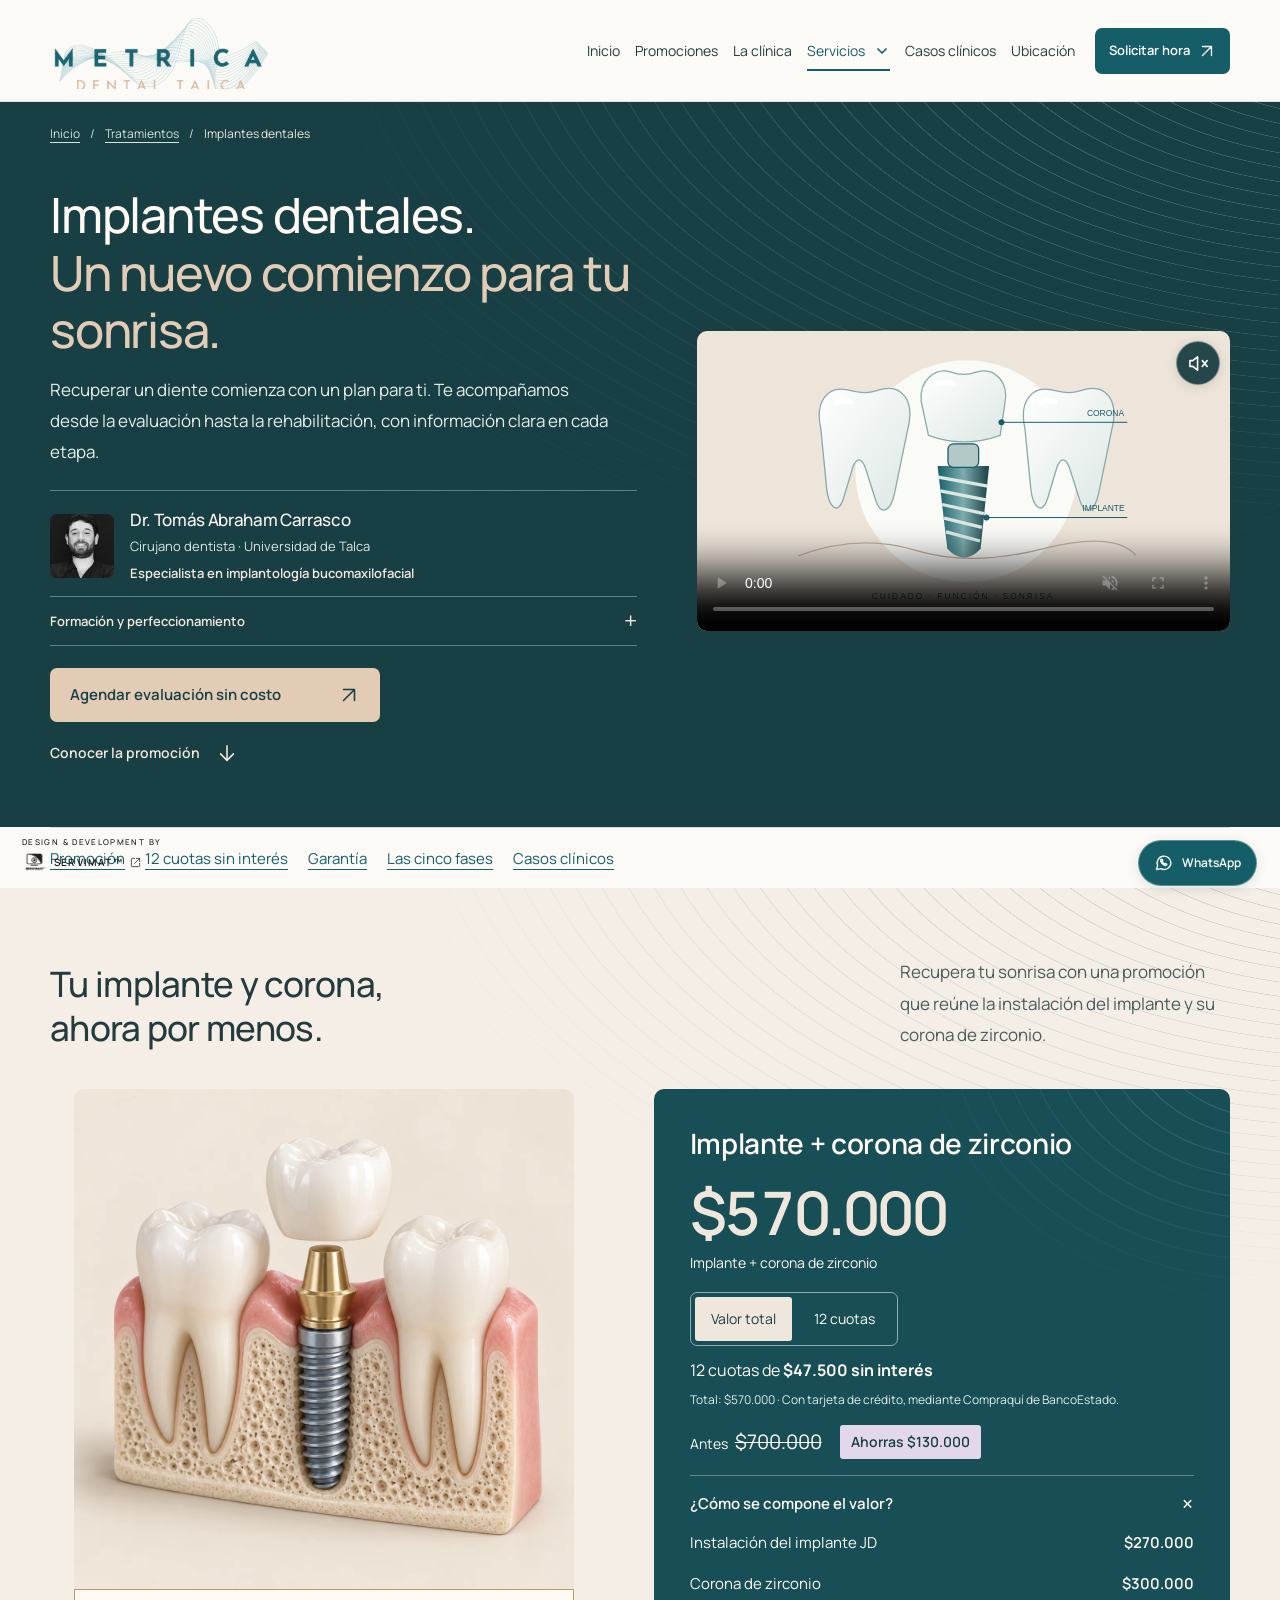
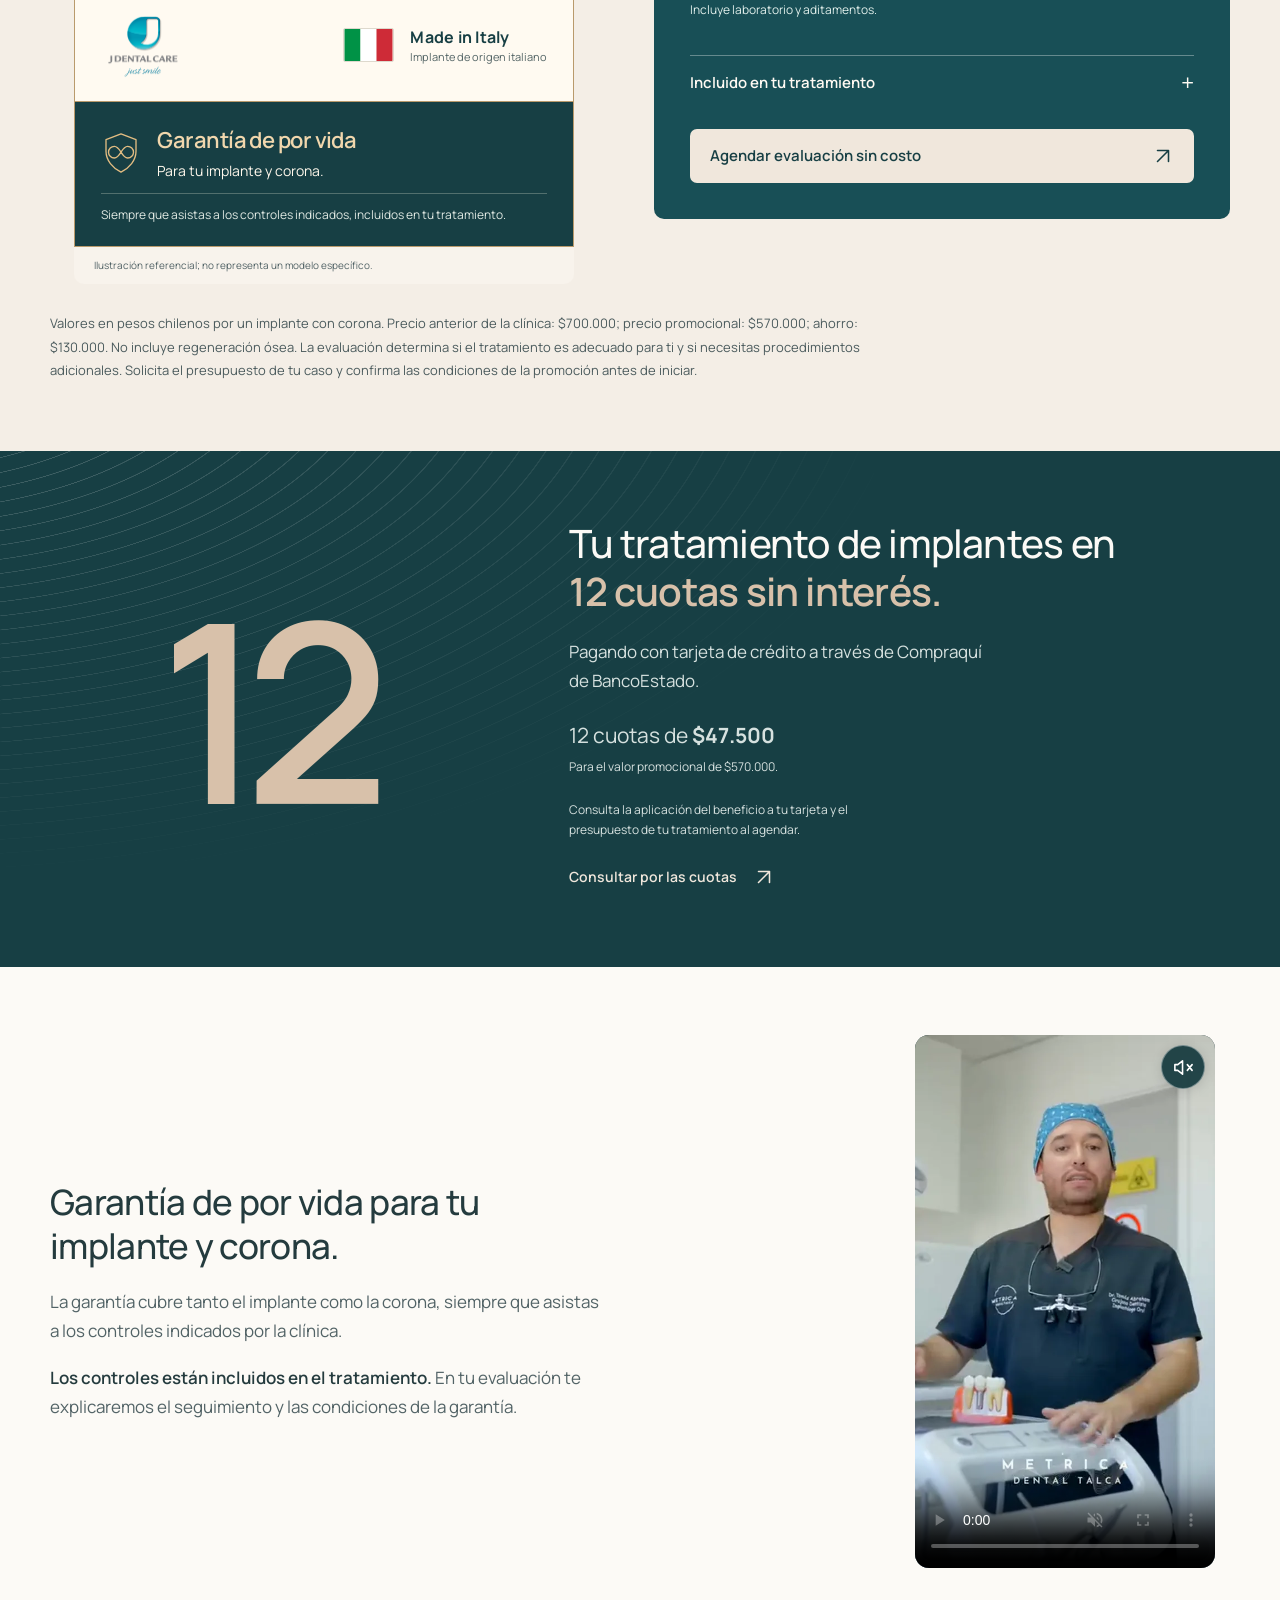
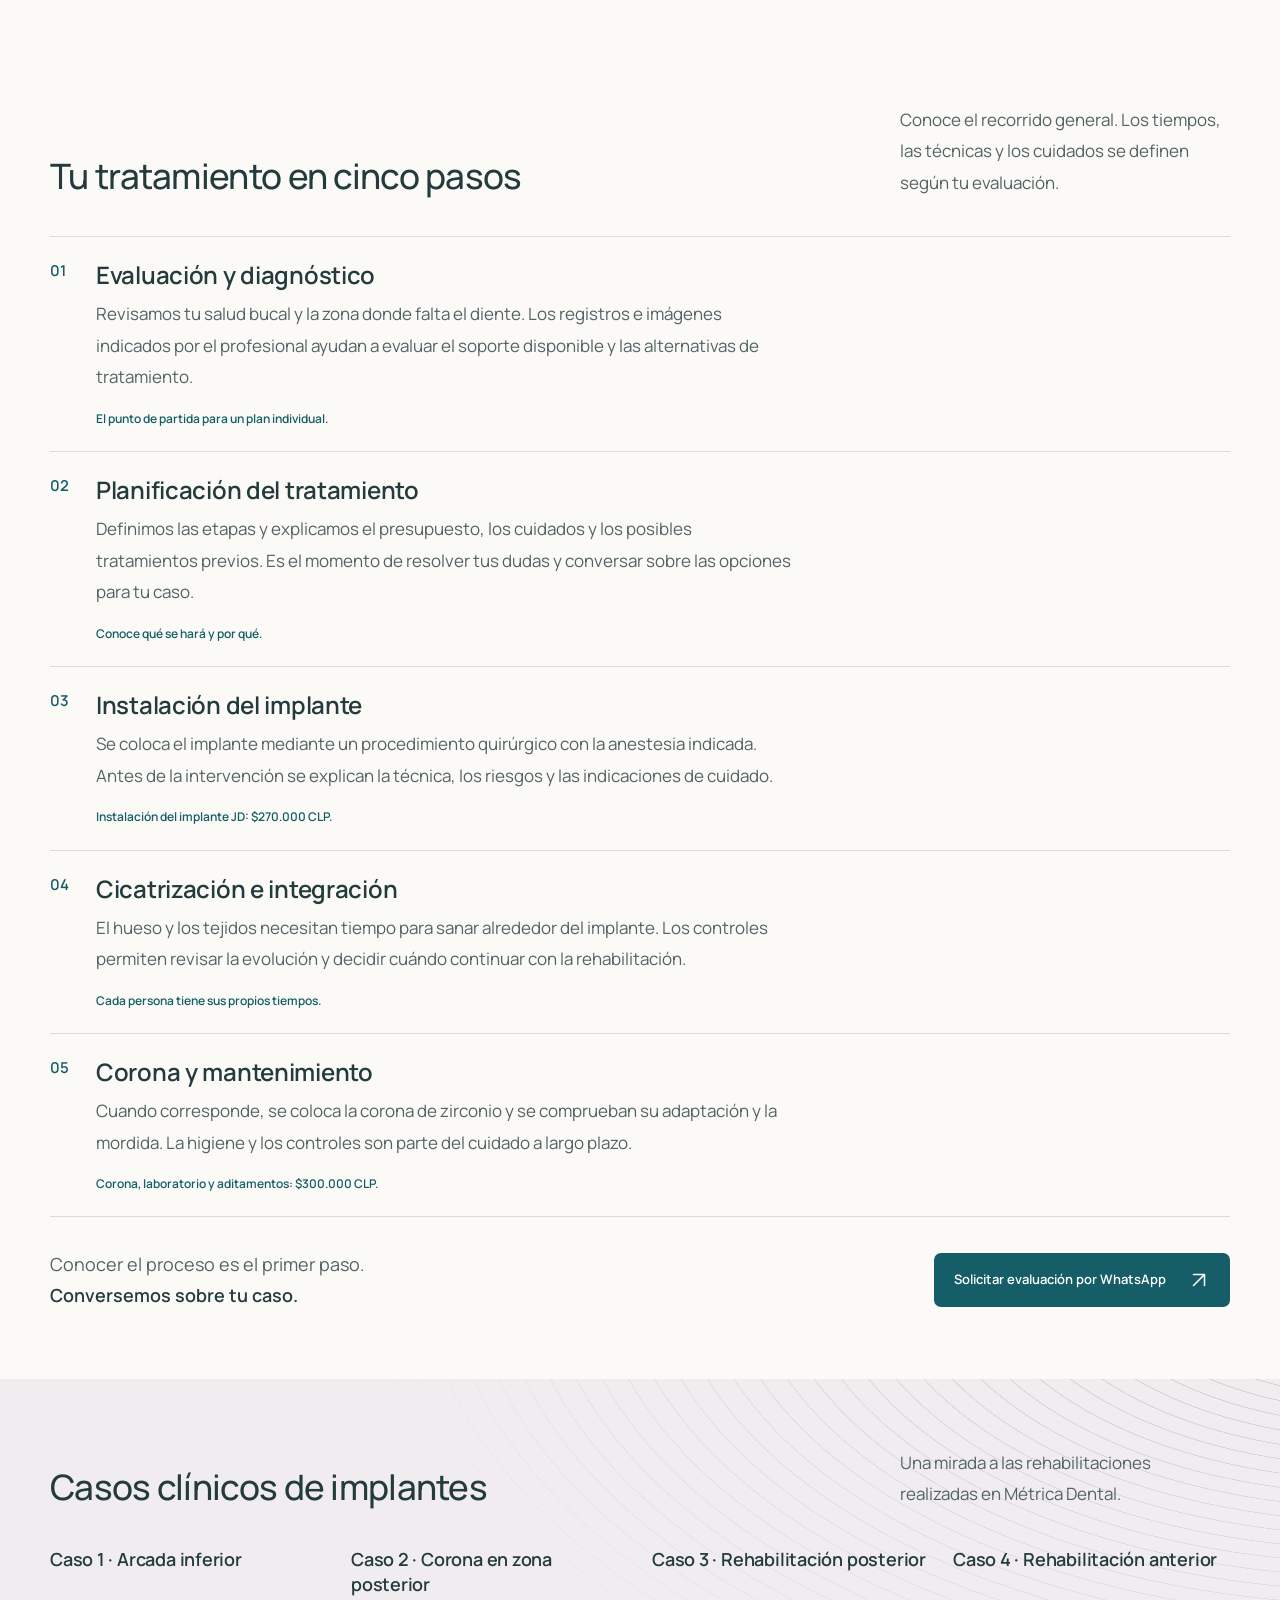
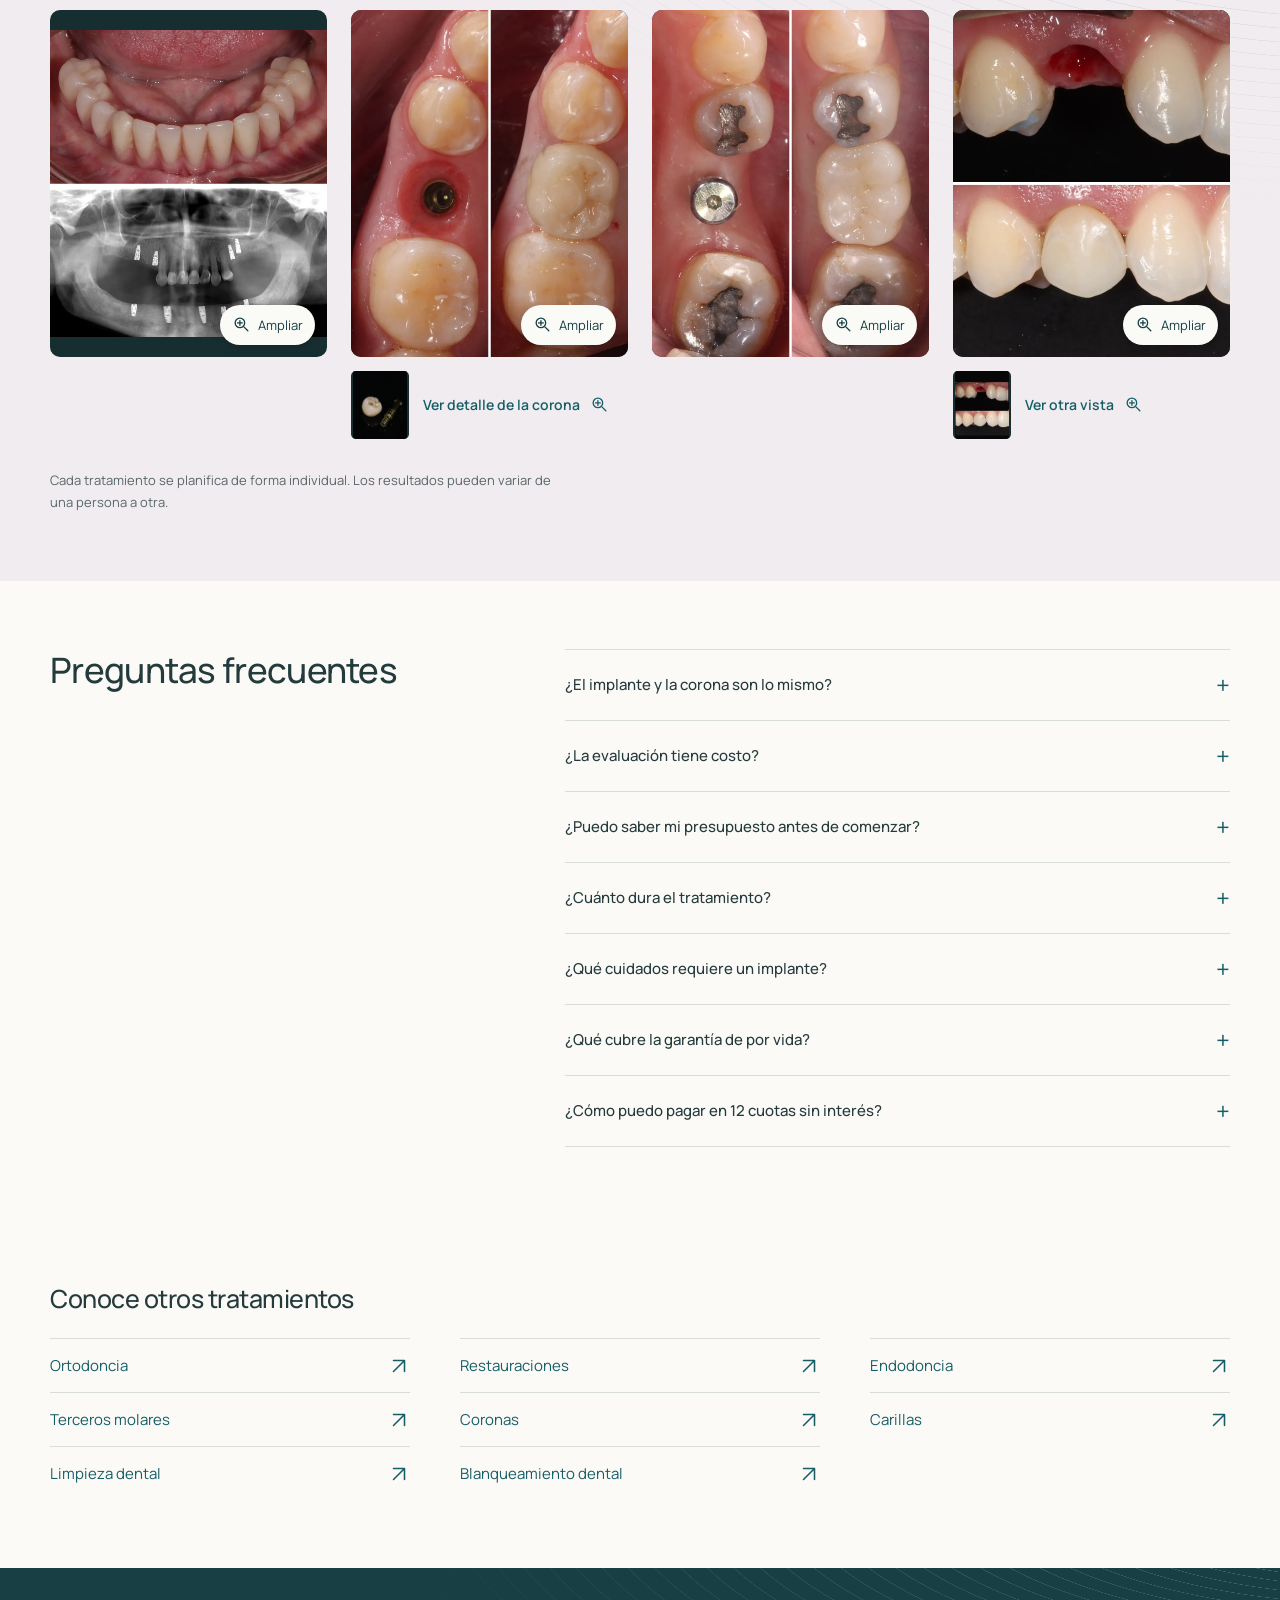
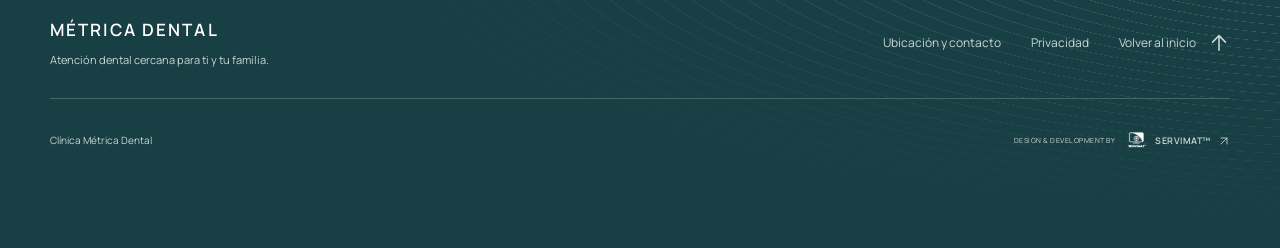
<file: site/implantes.html>
<!doctype html>
<html lang="es-CL">
<head>
  <meta charset="utf-8">
  <meta name="viewport" content="width=device-width, initial-scale=1, viewport-fit=cover">
  <meta name="robots" content="index, follow">
  <meta name="theme-color" content="#155e68">
  <title>Implantes dentales y corona por $570.000 | Métrica Dental</title>
  <meta name="description" content="Implante JD italiano y corona de zirconio por $570.000. Evaluación sin costo y 12 cuotas sin interés con Compraquí de BancoEstado. Consulta condiciones.">
  <meta property="og:title" content="Implantes dentales y corona por $570.000 | Métrica Dental">
  <meta property="og:description" content="Implante JD italiano y corona de zirconio por $570.000. Evaluación sin costo y 12 cuotas sin interés con Compraquí de BancoEstado. Consulta condiciones.">
  <meta property="og:type" content="website">
  <meta property="og:locale" content="es_CL">
  <link rel="canonical" href="https://metricadental.cl/implantes">
  <meta property="og:url" content="https://metricadental.cl/implantes">
  <meta property="og:site_name" content="Métrica Dental">
  <link rel="icon" href="favicon.ico?v=clinic-3" sizes="any">
  <link rel="icon" type="image/png" href="assets/favicon-clinica-transparente.png" sizes="192x192">
  <link rel="apple-touch-icon" href="assets/apple-touch-icon.png?v=clinic-2">
  <link rel="preload" href="assets/fonts/manrope-400.woff2" as="font" type="font/woff2" crossorigin>
  <link rel="preload" href="assets/fonts/manrope-600.woff2" as="font" type="font/woff2" crossorigin>
  <link rel="stylesheet" href="styles.css?v=a2c1ad1243ea">
  <script src="script.js?v=e5ef03a46805" defer></script>
  <link rel="stylesheet" href="implant-cases.css?v=81dbb6119b22">
  <link rel="stylesheet" href="service-layout.css?v=9ce09a1ab743">
  <script src="implant-cases.js?v=187729e05e74" defer></script>
  <script defer src="servimat-analytics.js?v=caead463fb84" data-measurement-id="G-Y4HKLNCCSP"></script>
  <!-- SEO BEGIN -->
  <meta property="og:image" content="https://metricadental.cl/assets/metrica-dental-social-v1.jpg">
  <meta property="og:image:secure_url" content="https://metricadental.cl/assets/metrica-dental-social-v1.jpg">
  <meta property="og:image:type" content="image/jpeg">
  <meta property="og:image:width" content="1200">
  <meta property="og:image:height" content="630">
  <meta property="og:image:alt" content="Métrica Dental: atención dental cercana para ti y tu familia.">
  <meta name="twitter:card" content="summary_large_image">
  <meta name="twitter:title" content="Implantes dentales y corona por $570.000 | Métrica Dental">
  <meta name="twitter:description" content="Implante JD italiano y corona de zirconio por $570.000. Evaluación sin costo y 12 cuotas sin interés con Compraquí de BancoEstado. Consulta condiciones.">
  <meta name="twitter:image" content="https://metricadental.cl/assets/metrica-dental-social-v1.jpg">
  <meta name="twitter:image:alt" content="Logo de Clínica Métrica Dental.">
  <script type="application/ld+json">
{
  "@context": "https://schema.org",
  "@graph": [
    {
      "@type": "Dentist",
      "@id": "https://metricadental.cl/#clinica",
      "name": "Métrica Dental",
      "url": "https://metricadental.cl/",
      "telephone": "+56949354494",
      "logo": {
        "@type": "ImageObject",
        "url": "https://metricadental.cl/assets/logo.webp"
      },
      "image": "https://metricadental.cl/assets/metrica-dental-social-v1.jpg",
      "address": {
        "@type": "PostalAddress",
        "streetAddress": "1 Sur 690, Edificio Plaza Talca",
        "addressLocality": "Talca",
        "addressCountry": "CL"
      },
      "sameAs": [
        "https://www.instagram.com/clinicametricadental/"
      ]
    },
    {
      "@type": "WebSite",
      "@id": "https://metricadental.cl/#website",
      "url": "https://metricadental.cl/",
      "name": "Métrica Dental",
      "inLanguage": "es-CL",
      "publisher": {
        "@id": "https://metricadental.cl/#clinica"
      }
    },
    {
      "@type": "WebPage",
      "@id": "https://metricadental.cl/implantes#webpage",
      "url": "https://metricadental.cl/implantes",
      "name": "Implantes dentales y corona por $570.000 | Métrica Dental",
      "description": "Implante JD italiano y corona de zirconio por $570.000. Evaluación sin costo y 12 cuotas sin interés con Compraquí de BancoEstado. Consulta condiciones.",
      "inLanguage": "es-CL",
      "isPartOf": {
        "@id": "https://metricadental.cl/#website"
      },
      "about": {
        "@id": "https://metricadental.cl/#clinica"
      },
      "mainEntity": {
        "@id": "https://metricadental.cl/implantes#servicio"
      },
      "breadcrumb": {
        "@id": "https://metricadental.cl/implantes#breadcrumb"
      }
    },
    {
      "@type": "Service",
      "@id": "https://metricadental.cl/implantes#servicio",
      "name": "Implantes dentales",
      "url": "https://metricadental.cl/implantes",
      "serviceType": "Implantes dentales",
      "description": "Implante JD italiano y corona de zirconio por $570.000. Evaluación sin costo y 12 cuotas sin interés con Compraquí de BancoEstado. Consulta condiciones.",
      "provider": {
        "@id": "https://metricadental.cl/#clinica"
      },
      "mainEntityOfPage": {
        "@id": "https://metricadental.cl/implantes#webpage"
      },
      "offers": {
        "@type": "Offer",
        "@id": "https://metricadental.cl/implantes#oferta",
        "name": "Implante + corona de zirconio",
        "price": "570000",
        "description": "Instalación del implante JD: $270.000. Corona de zirconio, laboratorio y aditamentos: $300.000. No incluye regeneración ósea. La evaluación determina si el tratamiento es adecuado para ti y si necesitas procedimientos adicionales. Solicita el presupuesto de tu caso y confirma las condiciones de la promoción antes de iniciar.",
        "priceCurrency": "CLP",
        "url": "https://metricadental.cl/implantes#promocion",
        "seller": {
          "@id": "https://metricadental.cl/#clinica"
        },
        "itemOffered": {
          "@id": "https://metricadental.cl/implantes#servicio"
        }
      }
    },
    {
      "@type": "BreadcrumbList",
      "@id": "https://metricadental.cl/implantes#breadcrumb",
      "itemListElement": [
        {
          "@type": "ListItem",
          "position": 1,
          "name": "Inicio",
          "item": "https://metricadental.cl/"
        },
        {
          "@type": "ListItem",
          "position": 2,
          "name": "Implantes dentales",
          "item": "https://metricadental.cl/implantes"
        }
      ]
    }
  ]
}
  </script>
  <!-- SEO END -->
</head>
<body class="implant-campaign treatment-page">
  <a class="skip-link" href="#contenido">Saltar al contenido</a>
  <header class="site-header">
    <div class="header-inner wrap">
      <a class="brand" href="/#inicio" aria-label="Métrica Dental, inicio"><span class="logo-crop"><img src="assets/logo.webp" alt="Métrica Dental" width="660" height="610"></span></a>
      <div class="header-actions"><a class="header-home" href="/#inicio">Inicio</a><button class="menu-toggle" type="button" aria-expanded="false" aria-controls="navigation"><span>Menú</span><svg viewBox="0 0 24 24" aria-hidden="true"><path d="M4 8h16M4 16h16"/></svg></button></div>
      <nav id="navigation" class="navigation" aria-label="Navegación principal">
        <a href="/#inicio">Inicio</a>
        <a href="/#promociones">Promociones</a>
        <a href="/#clinica">La clínica</a>
        <details class="services-menu"><summary>Servicios <svg viewBox="0 0 16 16" aria-hidden="true"><path d="m4 6 4 4 4-4"/></svg></summary><div class="service-submenu">
              <a href="/implantes" aria-current="page">Implantes dentales</a>
              <a href="/ortodoncia">Ortodoncia</a>
              <a href="/restauraciones">Restauraciones</a>
              <a href="/endodoncia">Endodoncia</a>
              <a href="/terceros-molares">Terceros molares</a>
              <a href="/coronas">Coronas</a>
              <a href="/carillas">Carillas</a>
              <a href="/limpieza-dental">Limpieza dental</a>
              <a href="/blanqueamiento">Blanqueamiento dental</a>
              <a class="all-services" href="/#tratamientos">Ver todos los servicios <svg class="icon-arrow icon-arrow-ne" viewBox="0 0 24 24" aria-hidden="true" focusable="false"><path d="M6 18 18 6M6 6h12v12"/></svg></a>
        </div></details>
        <a href="#casos">Casos clínicos</a><a href="/#contacto">Ubicación</a>
        <a class="button button-small" href="https://wa.me/56949354494?text=Hola%2C%20me%20interesa%20la%20promoci%C3%B3n%20de%20implantes%20de%20M%C3%A9trica%20Dental.%20Quisiera%20solicitar%20una%20evaluaci%C3%B3n%20sin%20costo." target="_blank" rel="noopener noreferrer">Solicitar hora <svg class="icon-arrow icon-arrow-ne" viewBox="0 0 24 24" aria-hidden="true" focusable="false"><path d="M6 18 18 6M6 6h12v12"/></svg></a>
      </nav>
    </div>
  </header>
  <main id="contenido">
    <div class="service-intro">
      <nav class="breadcrumbs wrap" aria-label="Ruta de navegación"><a href="/#inicio">Inicio</a><span aria-hidden="true">/</span><a href="/#tratamientos">Tratamientos</a><span aria-hidden="true">/</span><span aria-current="page">Implantes dentales</span></nav>
      <section class="implant-hero wrap" id="inicio" aria-labelledby="hero-title">
      <div class="implant-hero-copy" id="implantes">
        <h1 id="hero-title">Implantes dentales.<br><span>Un nuevo comienzo para tu sonrisa.</span></h1>
        <p class="implant-hero-description">Recuperar un diente comienza con un plan para ti. Te acompañamos desde la evaluación hasta la rehabilitación, con información clara en cada etapa.</p>
        <section class="doctor-profile" aria-labelledby="doctor-title">
          <img src="assets/dr-tomas-abraham.webp" alt="Dr. Tomás Abraham Carrasco" width="448" height="448">
          <div><h2 id="doctor-title">Dr. Tomás Abraham Carrasco</h2><p>Cirujano dentista · Universidad de Talca</p><p class="doctor-specialty">Especialista en implantología bucomaxilofacial</p></div>
          <details class="doctor-training"><summary>Formación y perfeccionamiento <span aria-hidden="true">+</span></summary><ul><li>Diplomado en implantología.</li><li>Perfeccionamiento en implantología avanzada.</li><li>Cursos y perfeccionamiento en implantología digital.</li><li>Múltiples cursos de odontología rehabilitadora estética.</li></ul></details>
        </section>
        <a class="button" href="https://wa.me/56949354494?text=Hola%2C%20me%20interesa%20la%20promoci%C3%B3n%20de%20implantes%20de%20M%C3%A9trica%20Dental.%20Quisiera%20solicitar%20una%20evaluaci%C3%B3n%20sin%20costo." target="_blank" rel="noopener noreferrer">Agendar evaluación sin costo <svg class="icon-arrow icon-arrow-ne" viewBox="0 0 24 24" aria-hidden="true" focusable="false"><path d="M6 18 18 6M6 6h12v12"/></svg></a>
        <a class="text-link" href="#promocion">Conocer la promoción <svg class="icon-arrow icon-arrow-down" viewBox="0 0 24 24" aria-hidden="true" focusable="false"><path d="M12 4v16m-7-7 7 7 7-7"/></svg></a>
      </div>
      <figure class="implant-film">

        <video controls muted loop playsinline preload="none" width="1280" height="720" poster="assets/implante-ilustracion.svg" aria-label="Video de Métrica Dental sobre implantes dentales"><source src="assets/implantes.mp4" type="video/mp4">Tu navegador no puede reproducir el video. <a href="assets/implantes.mp4" aria-label="Abrir video: Video de Métrica Dental sobre implantes dentales">Abrir video</a></video>

      </figure>
      </section>
    </div>
    <nav class="page-index wrap" aria-label="En esta página"><a href="#promocion">Promoción</a><a href="#pagos">12 cuotas sin interés</a><a href="#garantia">Garantía</a><a href="#fases">Las cinco fases</a><a href="#casos">Casos clínicos</a></nav><section class="implant-offer section" id="promocion" aria-labelledby="offer-title">
      <div class="wrap">
        <div class="section-heading"><h2 id="offer-title">Tu implante y corona,<br>ahora por menos.</h2><p>Recupera tu sonrisa con una promoción que reúne la instalación del implante y su corona de zirconio.</p></div>
        <div class="implant-promotion-layout">
          <figure class="promotion-visual">
            <img class="implant-product" src="assets/implante-3d.webp" alt="Ilustración de la corona, el pilar y el implante dentro del hueso" width="1254" height="1254" loading="lazy">
            <div class="implant-credentials">
              <div class="implant-origin"><img src="assets/jdentalcare.webp" alt="JDentalCare" width="320" height="271" loading="lazy"><div class="implant-italy"><svg class="italy-flag" viewBox="0 0 60 40" aria-hidden="true" focusable="false"><path fill="#009246" d="M0 0h20v40H0z"/><path fill="#fff" d="M20 0h20v40H20z"/><path fill="#ce2b37" d="M40 0h20v40H40z"/></svg><p><strong>Made in Italy</strong><span>Implante de origen italiano</span></p></div></div>
              <div class="implant-guarantee"><svg class="guarantee-seal" viewBox="0 0 48 52" aria-hidden="true" focusable="false"><path d="M24 3 42 10v14c0 11-8 20-18 25C14 44 6 35 6 24V10Z"/><path d="M24 25c-3-5-5-7-8-7a7 7 0 0 0 0 14c3 0 5-2 8-7s5-7 8-7a7 7 0 0 1 0 14c-3 0-5-2-8-7Z"/></svg><p><strong>Garantía de por vida</strong><span>Para tu implante y corona.</span></p><p class="implant-guarantee-condition">Siempre que asistas a los controles indicados, incluidos en tu tratamiento.</p></div>
            </div>
            <figcaption>Ilustración referencial; no representa un modelo específico.</figcaption>
          </figure>
          <div class="implant-price-panel">
            <h3>Implante + corona de zirconio</h3>
            <div class="price-switch" data-price-switch>
              <p class="promotion-price" aria-live="polite" aria-atomic="true"><strong data-price-amount>$570.000</strong><span data-price-caption>Implante + corona de zirconio</span></p>
              <div class="price-options" role="group" aria-label="Ver precio total o en cuotas" hidden>
                <button type="button" data-price-mode="total" aria-pressed="true">Valor total</button><button type="button" data-price-mode="installments" aria-pressed="false">12 cuotas</button>
              </div>
              <p class="price-payment-note">12 cuotas de <strong>$47.500 sin interés</strong><span>Total: $570.000 · Con tarjeta de crédito, mediante Compraquí de BancoEstado.</span></p>
            </div>
            <div class="promotion-comparison"><p>Antes <s>$700.000</s></p><strong>Ahorras $130.000</strong></div>
            <details class="promotion-details" open><summary>¿Cómo se compone el valor? <span aria-hidden="true">+</span></summary><dl class="price-breakdown"><div><dt>Instalación del implante JD</dt><dd>$270.000</dd></div><div><dt>Corona de zirconio<small>Incluye laboratorio y aditamentos.</small></dt><dd>$300.000</dd></div></dl></details>
            <details class="promotion-details"><summary>Incluido en tu tratamiento <span aria-hidden="true">+</span></summary><ul><li>Evaluación sin costo.</li><li>Planificación sin costo.</li><li>Escáner sin costo.</li><li>Controles sin costo.</li></ul><p>Garantía de por vida para implante y corona, siempre que asistas a los controles indicados e incluidos en el tratamiento.</p></details>
            <a class="button" href="https://wa.me/56949354494?text=Hola%2C%20me%20interesa%20la%20promoci%C3%B3n%20de%20implante%20y%20corona%20por%20%24570.000.%20Quisiera%20agendar%20una%20evaluaci%C3%B3n%20sin%20costo." target="_blank" rel="noopener noreferrer">Agendar evaluación sin costo <svg class="icon-arrow icon-arrow-ne" viewBox="0 0 24 24" aria-hidden="true" focusable="false"><path d="M6 18 18 6M6 6h12v12"/></svg></a>
          </div>
        </div>
        <p class="offer-note">Valores en pesos chilenos por un implante con corona. Precio anterior de la clínica: $700.000; precio promocional: $570.000; ahorro: $130.000. No incluye regeneración ósea. La evaluación determina si el tratamiento es adecuado para ti y si necesitas procedimientos adicionales. Solicita el presupuesto de tu caso y confirma las condiciones de la promoción antes de iniciar.</p>
      </div>
    </section><section class="finance-section section" id="pagos" aria-labelledby="payment-title"><div class="wrap finance-layout"><div class="finance-number" aria-hidden="true">12</div><div class="finance-copy"><h2 id="payment-title">Tu tratamiento de implantes en <strong>12 cuotas sin interés.</strong></h2><p>Pagando con tarjeta de crédito a través de Compraquí de BancoEstado.</p><p class="finance-installment">12 cuotas de <strong>$47.500</strong><span>Para el valor promocional de $570.000.</span></p><p class="finance-note">Consulta la aplicación del beneficio a tu tarjeta y el presupuesto de tu tratamiento al agendar.</p><a class="text-link" href="https://wa.me/56949354494?text=Hola%2C%20me%20interesa%20el%20tratamiento%20de%20implantes%20en%2012%20cuotas%20sin%20inter%C3%A9s.%20Quisiera%20conocer%20sus%20condiciones." target="_blank" rel="noopener noreferrer">Consultar por las cuotas <svg class="icon-arrow icon-arrow-ne" viewBox="0 0 24 24" aria-hidden="true" focusable="false"><path d="M6 18 18 6M6 6h12v12"/></svg></a></div></div></section>
    <section class="guarantee section wrap" id="garantia" aria-labelledby="guarantee-title"><div class="guarantee-copy"><h2 id="guarantee-title">Garantía de por vida para tu implante y corona.</h2><div><p>La garantía cubre tanto el implante como la corona, siempre que asistas a los controles indicados por la clínica.</p><p><strong>Los controles están incluidos en el tratamiento.</strong> En tu evaluación te explicaremos el seguimiento y las condiciones de la garantía.</p></div></div><figure class="video-card video-portrait"><video controls muted loop playsinline preload="none" width="360" height="640" poster="assets/videos/implantes.webp" aria-label="Tu tratamiento de implantes"><source src="assets/videos/implantes.mp4" type="video/mp4">Tu navegador no puede reproducir este video. <a href="assets/videos/implantes.mp4" aria-label="Abrir video: Tu tratamiento de implantes">Abrir video</a></video></figure></section><section class="implant-journey section wrap" id="fases" aria-labelledby="phases-title">
      <div class="section-heading"><div><h2 id="phases-title">Tu tratamiento en cinco pasos</h2></div><p>Conoce el recorrido general. Los tiempos, las técnicas y los cuidados se definen según tu evaluación.</p></div>
      <ol class="journey-list">
        <li><span class="journey-number" aria-hidden="true">01</span><div class="journey-copy"><h3>Evaluación y diagnóstico</h3><p>Revisamos tu salud bucal y la zona donde falta el diente. Los registros e imágenes indicados por el profesional ayudan a evaluar el soporte disponible y las alternativas de tratamiento.</p><span class="journey-detail">El punto de partida para un plan individual.</span><!-- Foto propia de evaluación pendiente; añadir cuando el cliente la entregue. --></div></li>
        <li><span class="journey-number" aria-hidden="true">02</span><div class="journey-copy"><h3>Planificación del tratamiento</h3><p>Definimos las etapas y explicamos el presupuesto, los cuidados y los posibles tratamientos previos. Es el momento de resolver tus dudas y conversar sobre las opciones para tu caso.</p><span class="journey-detail">Conoce qué se hará y por qué.</span><!-- Foto propia de planificación pendiente. --></div></li>
        <li><span class="journey-number" aria-hidden="true">03</span><div class="journey-copy"><h3>Instalación del implante</h3><p>Se coloca el implante mediante un procedimiento quirúrgico con la anestesia indicada. Antes de la intervención se explican la técnica, los riesgos y las indicaciones de cuidado.</p><span class="journey-detail">Instalación del implante JD: $270.000 CLP.</span><!-- Foto propia del procedimiento pendiente. --></div></li>
        <li><span class="journey-number" aria-hidden="true">04</span><div class="journey-copy"><h3>Cicatrización e integración</h3><p>El hueso y los tejidos necesitan tiempo para sanar alrededor del implante. Los controles permiten revisar la evolución y decidir cuándo continuar con la rehabilitación.</p><span class="journey-detail">Cada persona tiene sus propios tiempos.</span><!-- Foto propia de seguimiento pendiente. --></div></li>
        <li><span class="journey-number" aria-hidden="true">05</span><div class="journey-copy"><h3>Corona y mantenimiento</h3><p>Cuando corresponde, se coloca la corona de zirconio y se comprueban su adaptación y la mordida. La higiene y los controles son parte del cuidado a largo plazo.</p><span class="journey-detail">Corona, laboratorio y aditamentos: $300.000 CLP.</span><!-- Foto propia de rehabilitación pendiente. --></div></li>
      </ol>
      <div class="journey-end"><p>Conocer el proceso es el primer paso.<br><strong>Conversemos sobre tu caso.</strong></p><a class="button" href="https://wa.me/56949354494?text=Hola%2C%20me%20interesa%20la%20promoci%C3%B3n%20de%20implantes%20de%20M%C3%A9trica%20Dental.%20Quisiera%20solicitar%20una%20evaluaci%C3%B3n%20sin%20costo." target="_blank" rel="noopener noreferrer">Solicitar evaluación por WhatsApp <svg class="icon-arrow icon-arrow-ne" viewBox="0 0 24 24" aria-hidden="true" focusable="false"><path d="M6 18 18 6M6 6h12v12"/></svg></a></div>
    </section><section class="implant-cases section" id="casos" aria-labelledby="cases-title">
      <div class="wrap">
        <div class="section-heading"><h2 id="cases-title">Casos clínicos de implantes</h2><p>Una mirada a las rehabilitaciones realizadas en Métrica Dental.</p></div>
        <div class="implant-case-grid">
          <article class="implant-case">
            <h3>Caso 1 · Arcada inferior</h3>
            <a class="case-photo-link" href="assets/casos/caso-01.webp" data-case-photo data-caption="Caso 1 · Arcada inferior" aria-label="Ampliar fotografía del caso 1">
              <img src="assets/casos/caso-01.webp" alt="Fotografía de la arcada inferior y radiografía panorámica con implantes." width="1080" height="1200" loading="lazy">
              <span class="case-enlarge"><svg viewBox="0 0 24 24" aria-hidden="true" focusable="false"><circle cx="10" cy="10" r="6"/><path d="m15 15 5 5M7 10h6M10 7v6"/></svg><span>Ampliar</span></span>
            </a>
          </article>
          <article class="implant-case">
            <h3>Caso 2 · Corona en zona posterior</h3>
            <a class="case-photo-link" href="assets/casos/caso-02.webp" data-case-photo data-caption="Caso 2 · Corona en zona posterior" aria-label="Ampliar fotografía del caso 2">
              <img src="assets/casos/caso-02.webp" alt="Comparación clínica de una zona posterior antes y después de colocar la corona." width="1080" height="1350" loading="lazy">
              <span class="case-enlarge"><svg viewBox="0 0 24 24" aria-hidden="true" focusable="false"><circle cx="10" cy="10" r="6"/><path d="m15 15 5 5M7 10h6M10 7v6"/></svg><span>Ampliar</span></span>
            </a>
            <a class="case-detail-link" href="assets/casos/caso-02-detalle.webp" data-case-photo data-caption="Caso 2 · Corona en zona posterior · Detalle de la corona y sus componentes." aria-label="Ampliar detalle del caso 2">
              <img src="assets/casos/caso-02-detalle.webp" alt="Detalle de la corona y sus componentes." width="1080" height="1350" loading="lazy"><span>Ver detalle de la corona <svg viewBox="0 0 24 24" aria-hidden="true" focusable="false"><circle cx="10" cy="10" r="6"/><path d="m15 15 5 5M7 10h6M10 7v6"/></svg></span>
            </a>
          </article>
          <article class="implant-case">
            <h3>Caso 3 · Rehabilitación posterior</h3>
            <a class="case-photo-link" href="assets/casos/caso-03.webp" data-case-photo data-caption="Caso 3 · Rehabilitación posterior" aria-label="Ampliar fotografía del caso 3">
              <img src="assets/casos/caso-03.webp" alt="Comparación de una zona posterior con el soporte del implante y con la corona instalada." width="1080" height="1350" loading="lazy">
              <span class="case-enlarge"><svg viewBox="0 0 24 24" aria-hidden="true" focusable="false"><circle cx="10" cy="10" r="6"/><path d="m15 15 5 5M7 10h6M10 7v6"/></svg><span>Ampliar</span></span>
            </a>
          </article>
          <article class="implant-case">
            <h3>Caso 4 · Rehabilitación anterior</h3>
            <a class="case-photo-link" href="assets/casos/caso-04.webp" data-case-photo data-caption="Caso 4 · Rehabilitación anterior" aria-label="Ampliar fotografía del caso 4">
              <img src="assets/casos/caso-04.webp" alt="Comparación de la zona anterior con un espacio dental y con su rehabilitación." width="1080" height="1350" loading="lazy">
              <span class="case-enlarge"><svg viewBox="0 0 24 24" aria-hidden="true" focusable="false"><circle cx="10" cy="10" r="6"/><path d="m15 15 5 5M7 10h6M10 7v6"/></svg><span>Ampliar</span></span>
            </a>
            <a class="case-detail-link" href="assets/casos/caso-04-otra-vista.webp" data-case-photo data-caption="Caso 4 · Rehabilitación anterior · Otra vista de la comparación de la zona anterior." aria-label="Ampliar detalle del caso 4">
              <img src="assets/casos/caso-04-otra-vista.webp" alt="Otra vista de la comparación de la zona anterior." width="1080" height="1350" loading="lazy"><span>Ver otra vista <svg viewBox="0 0 24 24" aria-hidden="true" focusable="false"><circle cx="10" cy="10" r="6"/><path d="m15 15 5 5M7 10h6M10 7v6"/></svg></span>
            </a>
          </article>
        </div>
        <p class="clinical-note">Cada tratamiento se planifica de forma individual. Los resultados pueden variar de una persona a otra.</p>
      </div>
    </section>
    <dialog class="case-viewer" aria-labelledby="case-viewer-caption">
      <button class="case-viewer-close" type="button" aria-label="Cerrar fotografía"><svg viewBox="0 0 24 24" aria-hidden="true" focusable="false"><path d="m6 6 12 12M18 6 6 18"/></svg></button>
      <figure><img alt=""><figcaption id="case-viewer-caption"></figcaption></figure>
    </dialog><section class="faq section wrap" id="preguntas" aria-labelledby="faq-title"><div><h2 id="faq-title">Preguntas frecuentes</h2></div><div class="faq-list">
      <details><summary>¿El implante y la corona son lo mismo?<span aria-hidden="true">+</span></summary><p>No. El implante se coloca en el hueso y sirve de soporte. La corona es la pieza visible que forma parte de la rehabilitación. En esta promoción, sus valores son $270.000 y $300.000, respectivamente.</p></details>
      <details><summary>¿La evaluación tiene costo?<span aria-hidden="true">+</span></summary><p>La promoción incluye evaluación, planificación, escáner y controles sin costo. Solicita tu hora por WhatsApp para confirmar disponibilidad y las condiciones de atención.</p></details>
      <details><summary>¿Puedo saber mi presupuesto antes de comenzar?<span aria-hidden="true">+</span></summary><p>Sí. Los valores publicados suman $570.000 por la instalación del implante y la corona descritos. La evaluación permite identificar si necesitas procedimientos adicionales y definir el presupuesto de tu caso.</p></details>
      <details><summary>¿Cuánto dura el tratamiento?<span aria-hidden="true">+</span></summary><p>No existe un plazo único. La planificación, la cicatrización y la rehabilitación dependen de tu situación clínica. El profesional te explicará los tiempos estimados para tu caso.</p></details>
      <details><summary>¿Qué cuidados requiere un implante?<span aria-hidden="true">+</span></summary><p>La higiene diaria y los controles forman parte del cuidado del implante y la corona. Sigue las indicaciones de tu profesional y consulta el plan de mantenimiento recomendado.</p></details>
    <details><summary>¿Qué cubre la garantía de por vida?<span aria-hidden="true">+</span></summary><p>Cubre el implante y la corona, siempre que asistas a los controles indicados, que están incluidos en el tratamiento.</p></details><details><summary>¿Cómo puedo pagar en 12 cuotas sin interés?<span aria-hidden="true">+</span></summary><p>Con tarjeta de crédito a través de Compraquí de BancoEstado. Consulta la aplicación del beneficio a tu tarjeta al agendar.</p></details></div></section><section class="related section wrap" aria-labelledby="related-title"><h2 id="related-title">Conoce otros tratamientos</h2><nav aria-label="Otros tratamientos"><a href="/ortodoncia">Ortodoncia <svg class="icon-arrow icon-arrow-ne" viewBox="0 0 24 24" aria-hidden="true" focusable="false"><path d="M6 18 18 6M6 6h12v12"/></svg></a><a href="/restauraciones">Restauraciones <svg class="icon-arrow icon-arrow-ne" viewBox="0 0 24 24" aria-hidden="true" focusable="false"><path d="M6 18 18 6M6 6h12v12"/></svg></a><a href="/endodoncia">Endodoncia <svg class="icon-arrow icon-arrow-ne" viewBox="0 0 24 24" aria-hidden="true" focusable="false"><path d="M6 18 18 6M6 6h12v12"/></svg></a><a href="/terceros-molares">Terceros molares <svg class="icon-arrow icon-arrow-ne" viewBox="0 0 24 24" aria-hidden="true" focusable="false"><path d="M6 18 18 6M6 6h12v12"/></svg></a><a href="/coronas">Coronas <svg class="icon-arrow icon-arrow-ne" viewBox="0 0 24 24" aria-hidden="true" focusable="false"><path d="M6 18 18 6M6 6h12v12"/></svg></a><a href="/carillas">Carillas <svg class="icon-arrow icon-arrow-ne" viewBox="0 0 24 24" aria-hidden="true" focusable="false"><path d="M6 18 18 6M6 6h12v12"/></svg></a><a href="/limpieza-dental">Limpieza dental <svg class="icon-arrow icon-arrow-ne" viewBox="0 0 24 24" aria-hidden="true" focusable="false"><path d="M6 18 18 6M6 6h12v12"/></svg></a><a href="/blanqueamiento">Blanqueamiento dental <svg class="icon-arrow icon-arrow-ne" viewBox="0 0 24 24" aria-hidden="true" focusable="false"><path d="M6 18 18 6M6 6h12v12"/></svg></a></nav></section>
  </main>
  <footer class="site-footer" id="footer">
    <div class="wrap footer-top"><div><p class="footer-name">MÉTRICA DENTAL</p><p>Atención dental cercana para ti y tu familia.</p></div><a href="/#contacto">Ubicación y contacto</a><a href="/privacidad">Privacidad</a><a href="/#inicio">Volver al inicio <svg class="icon-arrow icon-arrow-up" viewBox="0 0 24 24" aria-hidden="true" focusable="false"><path d="M12 20V4m-7 7 7-7 7 7"/></svg></a></div>
    <div class="wrap footer-bottom"><small>Clínica Métrica Dental</small><div class="servimat-credit-row"><span>DESIGN &amp; DEVELOPMENT BY</span><a class="servimat-credit" href="https://somosservimat.cl/" target="_blank" rel="noopener noreferrer" aria-label="Diseño y desarrollo por SERVIMAT (abre otra pestaña)"><img src="assets/servimat.png" alt="" width="834" height="834"><strong>SERVIMAT™</strong><svg class="icon-arrow icon-arrow-ne" viewBox="0 0 24 24" aria-hidden="true" focusable="false"><path d="M6 18 18 6M6 6h12v12"/></svg></a></div></div>
  </footer>
  <a class="servimat-watermark" href="https://somosservimat.cl/" target="_blank" rel="noopener noreferrer" aria-label="Diseño y desarrollo por SERVIMAT (abre otra pestaña)"><span class="servimat-watermark-label">DESIGN &amp; DEVELOPMENT BY</span><span class="servimat-brand"><img src="assets/servimat.png" alt="" width="834" height="834"><strong>SERVIMAT™</strong><svg class="icon-arrow icon-arrow-ne" viewBox="0 0 24 24" aria-hidden="true" focusable="false"><path d="M14 3h7v7m0-7L10 14M10 3H5a2 2 0 0 0-2 2v14a2 2 0 0 0 2 2h14a2 2 0 0 0 2-2v-5"/></svg></span></a>
  <a class="whatsapp-float" href="https://wa.me/56949354494?text=Hola%2C%20me%20interesa%20la%20promoci%C3%B3n%20de%20implantes%20de%20M%C3%A9trica%20Dental.%20Quisiera%20solicitar%20una%20evaluaci%C3%B3n%20sin%20costo." target="_blank" rel="noopener noreferrer" aria-label="Contactar por WhatsApp (abre otra pestaña)"><svg viewBox="0 0 24 24" aria-hidden="true"><path d="M20.3 11.5a8.3 8.3 0 0 1-12.2 7.3L3 20l1.3-4.9a8.3 8.3 0 1 1 16-3.6Z"/><path d="M8.1 7.7c-.8 2.4 2.4 6.8 5.4 7.3.8.1 1.5-.3 1.9-1.4l-2-1.1-.9.8a7.2 7.2 0 0 1-2.6-3l.6-.9-1-2Z"/></svg><span>WhatsApp</span></a>

</body>
</html>
</file>
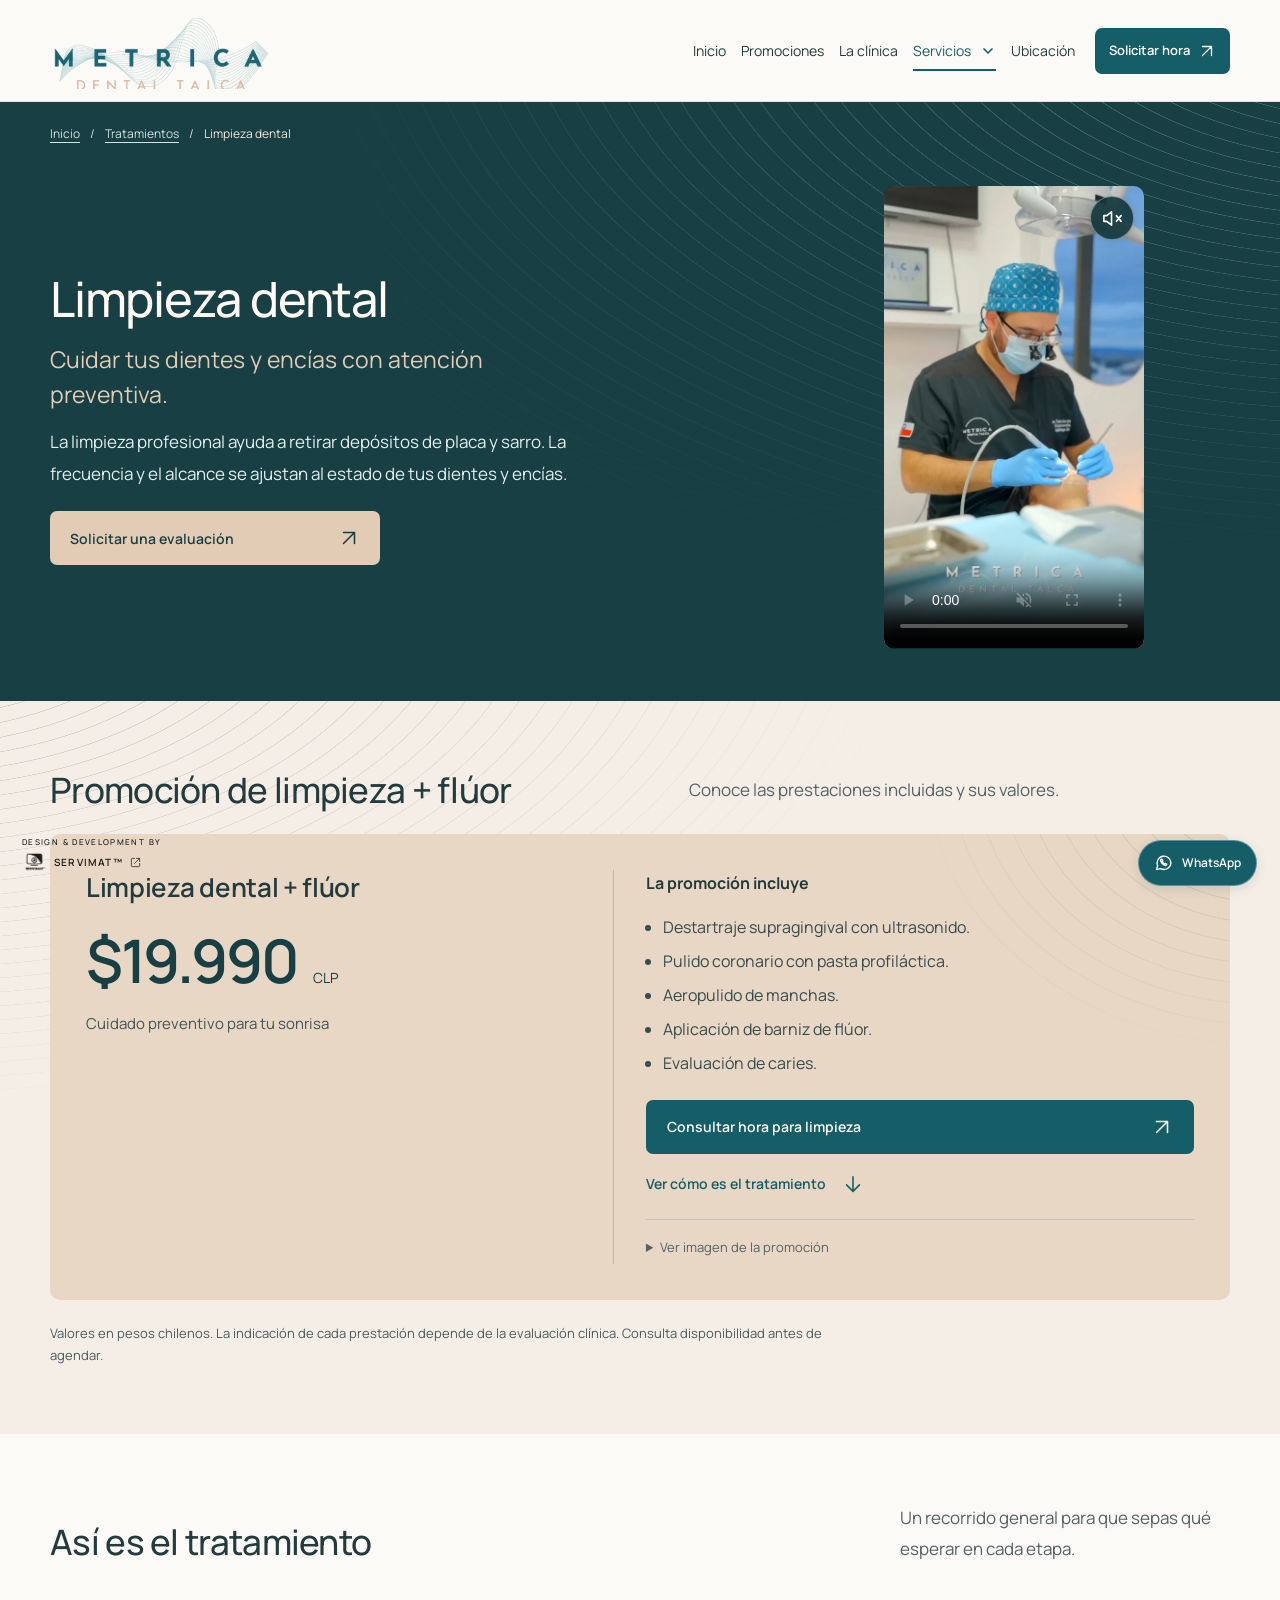
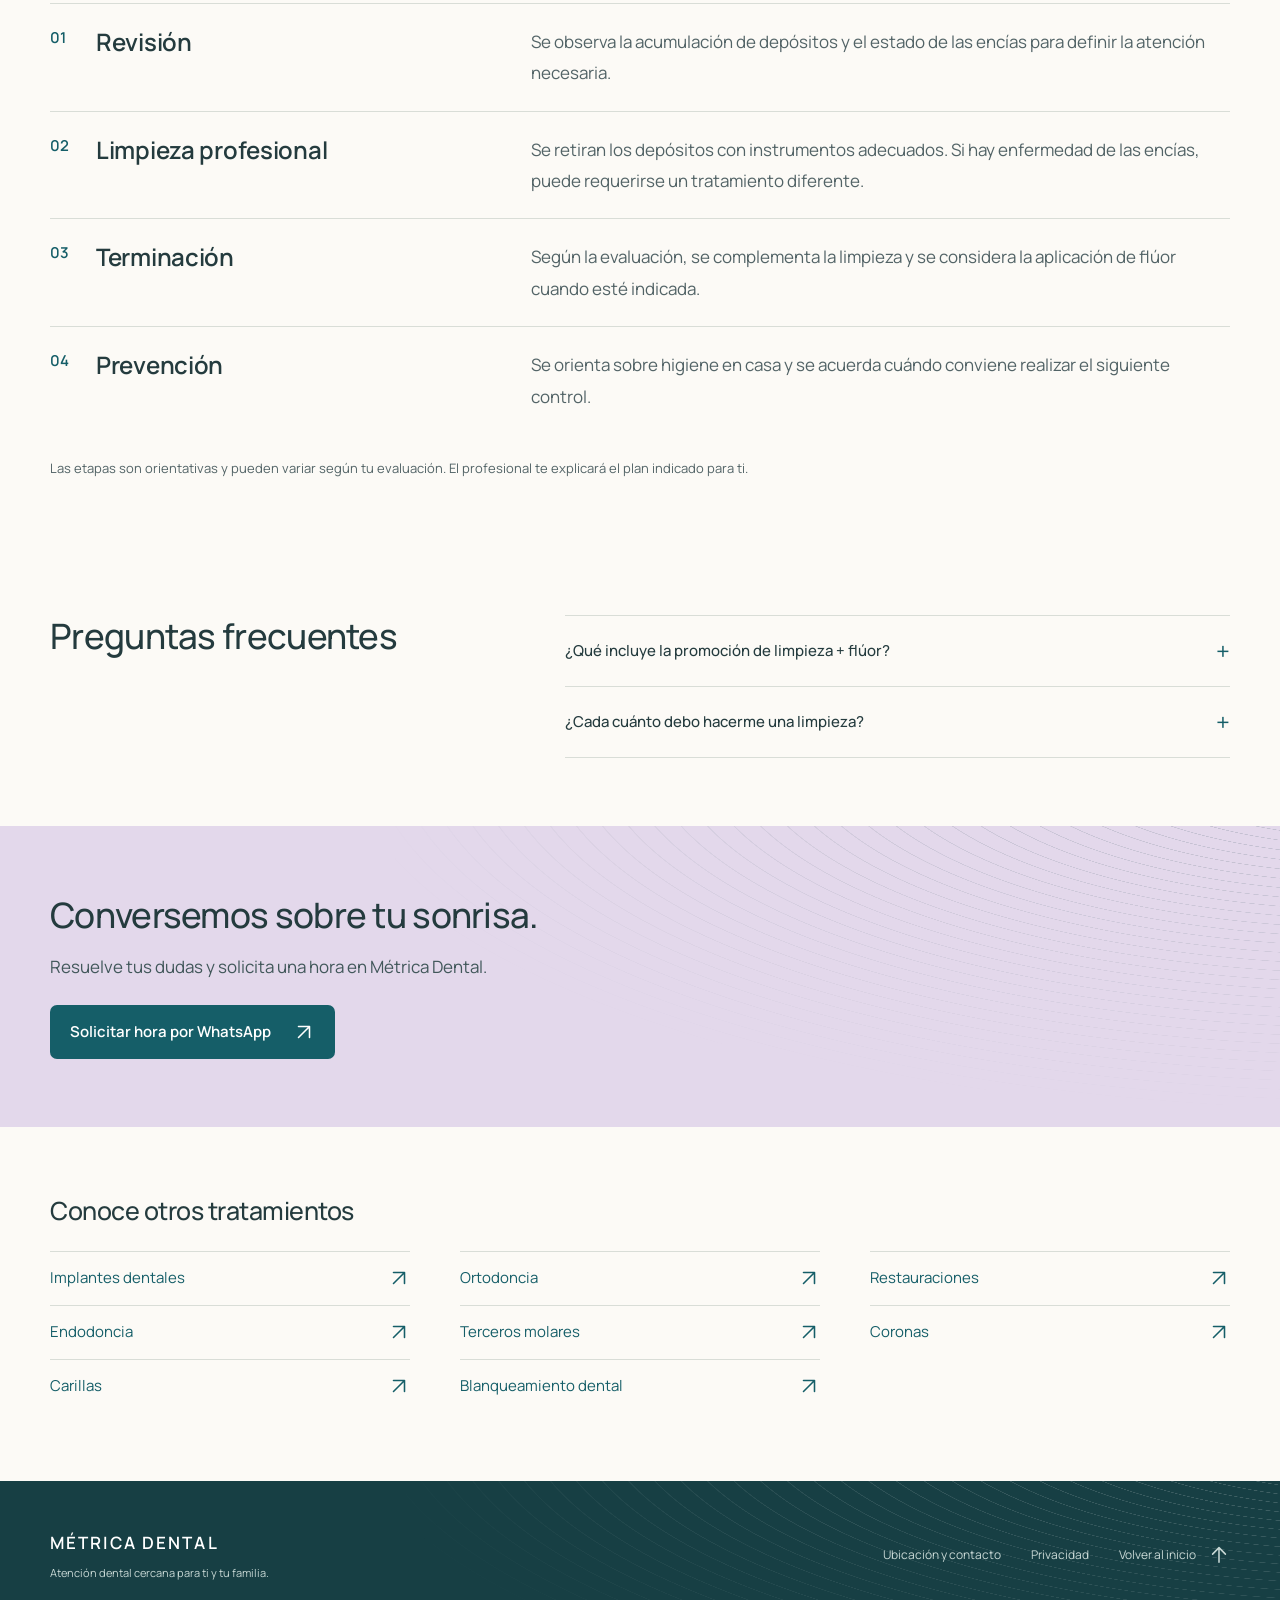
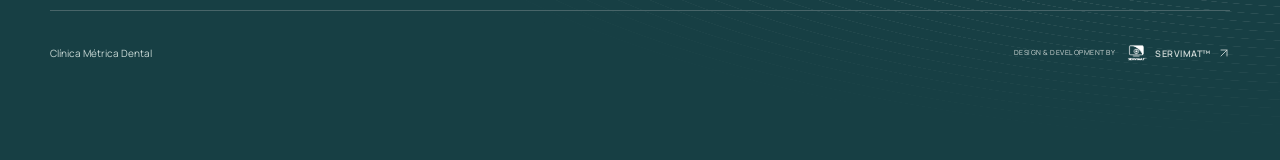
<file: site/limpieza-dental.html>
<!doctype html>
<html lang="es-CL">
<head>
  <meta charset="utf-8">
  <meta name="viewport" content="width=device-width, initial-scale=1, viewport-fit=cover">
  <meta name="robots" content="index, follow">
  <meta name="theme-color" content="#155e68">
  <title>Limpieza dental + flúor por $19.990 | Métrica Dental</title>
  <meta name="description" content="Limpieza dental y flúor por $19.990. Incluye destartraje supragingival, pulido, aeropulido y evaluación de caries. Solicita tu hora por WhatsApp.">
  <meta property="og:title" content="Limpieza dental + flúor por $19.990 | Métrica Dental">
  <meta property="og:description" content="Limpieza dental y flúor por $19.990. Incluye destartraje supragingival, pulido, aeropulido y evaluación de caries. Solicita tu hora por WhatsApp.">
  <meta property="og:type" content="website">
  <meta property="og:locale" content="es_CL">
  <link rel="canonical" href="https://metricadental.cl/limpieza-dental">
  <meta property="og:url" content="https://metricadental.cl/limpieza-dental">
  <meta property="og:site_name" content="Métrica Dental">
  <link rel="icon" href="favicon.ico?v=clinic-3" sizes="any">
  <link rel="icon" type="image/png" href="assets/favicon-clinica-transparente.png" sizes="192x192">
  <link rel="apple-touch-icon" href="assets/apple-touch-icon.png?v=clinic-2">
  <link rel="preload" href="assets/fonts/manrope-400.woff2" as="font" type="font/woff2" crossorigin>
  <link rel="preload" href="assets/fonts/manrope-600.woff2" as="font" type="font/woff2" crossorigin>
  <link rel="stylesheet" href="styles.css?v=a2c1ad1243ea">
  <link rel="stylesheet" href="service-layout.css?v=9ce09a1ab743">
  <script src="script.js?v=e5ef03a46805" defer></script>
  <script defer src="servimat-analytics.js?v=caead463fb84" data-measurement-id="G-Y4HKLNCCSP"></script>
  <!-- SEO BEGIN -->
  <meta property="og:image" content="https://metricadental.cl/assets/metrica-dental-social-v1.jpg">
  <meta property="og:image:secure_url" content="https://metricadental.cl/assets/metrica-dental-social-v1.jpg">
  <meta property="og:image:type" content="image/jpeg">
  <meta property="og:image:width" content="1200">
  <meta property="og:image:height" content="630">
  <meta property="og:image:alt" content="Métrica Dental: atención dental cercana para ti y tu familia.">
  <meta name="twitter:card" content="summary_large_image">
  <meta name="twitter:title" content="Limpieza dental + flúor por $19.990 | Métrica Dental">
  <meta name="twitter:description" content="Limpieza dental y flúor por $19.990. Incluye destartraje supragingival, pulido, aeropulido y evaluación de caries. Solicita tu hora por WhatsApp.">
  <meta name="twitter:image" content="https://metricadental.cl/assets/metrica-dental-social-v1.jpg">
  <meta name="twitter:image:alt" content="Logo de Clínica Métrica Dental.">
  <script type="application/ld+json">
{
  "@context": "https://schema.org",
  "@graph": [
    {
      "@type": "Dentist",
      "@id": "https://metricadental.cl/#clinica",
      "name": "Métrica Dental",
      "url": "https://metricadental.cl/",
      "telephone": "+56949354494",
      "logo": {
        "@type": "ImageObject",
        "url": "https://metricadental.cl/assets/logo.webp"
      },
      "image": "https://metricadental.cl/assets/metrica-dental-social-v1.jpg",
      "address": {
        "@type": "PostalAddress",
        "streetAddress": "1 Sur 690, Edificio Plaza Talca",
        "addressLocality": "Talca",
        "addressCountry": "CL"
      },
      "sameAs": [
        "https://www.instagram.com/clinicametricadental/"
      ]
    },
    {
      "@type": "WebSite",
      "@id": "https://metricadental.cl/#website",
      "url": "https://metricadental.cl/",
      "name": "Métrica Dental",
      "inLanguage": "es-CL",
      "publisher": {
        "@id": "https://metricadental.cl/#clinica"
      }
    },
    {
      "@type": "WebPage",
      "@id": "https://metricadental.cl/limpieza-dental#webpage",
      "url": "https://metricadental.cl/limpieza-dental",
      "name": "Limpieza dental + flúor por $19.990 | Métrica Dental",
      "description": "Limpieza dental y flúor por $19.990. Incluye destartraje supragingival, pulido, aeropulido y evaluación de caries. Solicita tu hora por WhatsApp.",
      "inLanguage": "es-CL",
      "isPartOf": {
        "@id": "https://metricadental.cl/#website"
      },
      "about": {
        "@id": "https://metricadental.cl/#clinica"
      },
      "mainEntity": {
        "@id": "https://metricadental.cl/limpieza-dental#servicio"
      },
      "breadcrumb": {
        "@id": "https://metricadental.cl/limpieza-dental#breadcrumb"
      }
    },
    {
      "@type": "Service",
      "@id": "https://metricadental.cl/limpieza-dental#servicio",
      "name": "Limpieza dental",
      "url": "https://metricadental.cl/limpieza-dental",
      "serviceType": "Limpieza dental",
      "description": "Limpieza dental y flúor por $19.990. Incluye destartraje supragingival, pulido, aeropulido y evaluación de caries. Solicita tu hora por WhatsApp.",
      "provider": {
        "@id": "https://metricadental.cl/#clinica"
      },
      "mainEntityOfPage": {
        "@id": "https://metricadental.cl/limpieza-dental#webpage"
      },
      "offers": {
        "@type": "Offer",
        "@id": "https://metricadental.cl/limpieza-dental#oferta",
        "name": "Limpieza dental + flúor",
        "price": "19990",
        "description": "Destartraje supragingival con ultrasonido, pulido coronario con pasta profiláctica, aeropulido de manchas, aplicación de barniz de flúor y evaluación de caries. La indicación de cada prestación depende de la evaluación clínica. Consulta disponibilidad antes de agendar.",
        "priceCurrency": "CLP",
        "url": "https://metricadental.cl/limpieza-dental#promocion",
        "seller": {
          "@id": "https://metricadental.cl/#clinica"
        },
        "itemOffered": {
          "@id": "https://metricadental.cl/limpieza-dental#servicio"
        }
      }
    },
    {
      "@type": "BreadcrumbList",
      "@id": "https://metricadental.cl/limpieza-dental#breadcrumb",
      "itemListElement": [
        {
          "@type": "ListItem",
          "position": 1,
          "name": "Inicio",
          "item": "https://metricadental.cl/"
        },
        {
          "@type": "ListItem",
          "position": 2,
          "name": "Limpieza dental",
          "item": "https://metricadental.cl/limpieza-dental"
        }
      ]
    }
  ]
}
  </script>
  <!-- SEO END -->
</head>
<body class="treatment-page service-cuidado">
  <a class="skip-link" href="#contenido">Saltar al contenido</a>
  <header class="site-header">
    <div class="header-inner wrap">
      <a class="brand" href="/#inicio" aria-label="Métrica Dental, inicio"><span class="logo-crop"><img src="assets/logo.webp" alt="Métrica Dental" width="660" height="610"></span></a>
      <div class="header-actions"><a class="header-home" href="/#inicio">Inicio</a><button class="menu-toggle" type="button" aria-expanded="false" aria-controls="navigation"><span>Menú</span><svg viewBox="0 0 24 24" aria-hidden="true"><path d="M4 8h16M4 16h16"/></svg></button></div>
      <nav id="navigation" class="navigation" aria-label="Navegación principal">
        <a href="/#inicio">Inicio</a>
        <a href="/#promociones">Promociones</a>
        <a href="/#clinica">La clínica</a>
        <details class="services-menu"><summary>Servicios <svg viewBox="0 0 16 16" aria-hidden="true"><path d="m4 6 4 4 4-4"/></svg></summary><div class="service-submenu">
              <a href="/implantes">Implantes dentales</a>
              <a href="/ortodoncia">Ortodoncia</a>
              <a href="/restauraciones">Restauraciones</a>
              <a href="/endodoncia">Endodoncia</a>
              <a href="/terceros-molares">Terceros molares</a>
              <a href="/coronas">Coronas</a>
              <a href="/carillas">Carillas</a>
              <a href="/limpieza-dental" aria-current="page">Limpieza dental</a>
              <a href="/blanqueamiento">Blanqueamiento dental</a>
              <a class="all-services" href="/#tratamientos">Ver todos los servicios <svg class="icon-arrow icon-arrow-ne" viewBox="0 0 24 24" aria-hidden="true" focusable="false"><path d="M6 18 18 6M6 6h12v12"/></svg></a>
        </div></details>
        <a href="/#contacto">Ubicación</a>
        <a class="button button-small" href="https://wa.me/56949354494?text=Hola%2C%20me%20interesa%20el%20tratamiento%20de%20limpieza%20dental%20en%20M%C3%A9trica%20Dental.%20Quisiera%20solicitar%20una%20hora." target="_blank" rel="noopener noreferrer">Solicitar hora <svg class="icon-arrow icon-arrow-ne" viewBox="0 0 24 24" aria-hidden="true" focusable="false"><path d="M6 18 18 6M6 6h12v12"/></svg></a>
      </nav>
    </div>
  </header>
  <main id="contenido">
    <div class="service-intro">
      <nav class="breadcrumbs wrap" aria-label="Ruta de navegación"><a href="/#inicio">Inicio</a><span aria-hidden="true">/</span><a href="/#tratamientos">Tratamientos</a><span aria-hidden="true">/</span><span aria-current="page">Limpieza dental</span></nav>
      <section class="service-hero wrap" id="inicio" aria-labelledby="hero-title"><div><h1 id="hero-title">Limpieza dental</h1><p class="service-lead">Cuidar tus dientes y encías con atención preventiva.</p><p>La limpieza profesional ayuda a retirar depósitos de placa y sarro. La frecuencia y el alcance se ajustan al estado de tus dientes y encías.</p><a class="button" href="https://wa.me/56949354494?text=Hola%2C%20me%20interesa%20el%20tratamiento%20de%20limpieza%20dental%20en%20M%C3%A9trica%20Dental.%20Quisiera%20solicitar%20una%20hora." target="_blank" rel="noopener noreferrer">Solicitar una evaluación <svg class="icon-arrow icon-arrow-ne" viewBox="0 0 24 24" aria-hidden="true" focusable="false"><path d="M6 18 18 6M6 6h12v12"/></svg></a></div><figure class="video-card video-portrait"><video controls muted loop playsinline preload="none" width="540" height="960" poster="assets/videos/limpieza.webp" aria-label="Cuidado y prevención"><source src="assets/videos/limpieza.mp4" type="video/mp4">Tu navegador no puede reproducir este video. <a href="assets/videos/limpieza.mp4" aria-label="Abrir video: Cuidado y prevención">Abrir video</a></video></figure>
      </section>
    </div>
    <section class="service-promotion section" id="promocion" aria-labelledby="promotion-title"><div class="wrap service-promotion-layout"><div><h2 id="promotion-title">Promoción de limpieza + flúor</h2><p>Conoce las prestaciones incluidas y sus valores.</p></div><article class="promotion-card promotion-limpieza">

          <div class="promotion-copy"><div class="promotion-summary"><h3>Limpieza dental + flúor</h3><p class="promotion-price">$19.990 <span>CLP</span></p><p class="price-description">Cuidado preventivo para tu sonrisa</p>
          </div><div class="promotion-benefits"><h4>La promoción incluye</h4><ul><li>Destartraje supragingival con ultrasonido.</li><li>Pulido coronario con pasta profiláctica.</li><li>Aeropulido de manchas.</li><li>Aplicación de barniz de flúor.</li><li>Evaluación de caries.</li></ul>
          <a class="button" href="https://wa.me/56949354494?text=Hola%2C%20me%20interesa%20la%20promoci%C3%B3n%20de%20limpieza%20dental%20%2B%20fl%C3%BAor%20de%20%2419.990.%20%C2%BFQu%C3%A9%20horas%20tienen%20disponibles%3F" target="_blank" rel="noopener noreferrer">Consultar hora para limpieza <svg class="icon-arrow icon-arrow-ne" viewBox="0 0 24 24" aria-hidden="true" focusable="false"><path d="M6 18 18 6M6 6h12v12"/></svg></a>
          <a class="text-link" href="#proceso">Ver cómo es el tratamiento <svg class="icon-arrow icon-arrow-down" viewBox="0 0 24 24" aria-hidden="true" focusable="false"><path d="M12 4v16m-7-7 7 7 7-7"/></svg></a>
          <details class="promotion-poster"><summary>Ver imagen de la promoción</summary><img src="assets/promocion-limpieza.webp" alt="Publicación de Métrica Dental con la promoción de limpieza más flúor y las prestaciones descritas en esta tarjeta" width="771" height="970" loading="lazy"></details></div></div>
        </article><p class="promotion-conditions">Valores en pesos chilenos. La indicación de cada prestación depende de la evaluación clínica. Consulta disponibilidad antes de agendar.</p></div></section><section class="service-process section wrap" id="proceso" aria-labelledby="process-title"><div class="section-heading"><h2 id="process-title">Así es el tratamiento</h2><p>Un recorrido general para que sepas qué esperar en cada etapa.</p></div><ol class="journey-list"><li id="paso-01"><span class="journey-number" aria-hidden="true">01</span><div class="journey-copy"><h3>Revisión</h3><p>Se observa la acumulación de depósitos y el estado de las encías para definir la atención necesaria.</p></div></li><li id="paso-02"><span class="journey-number" aria-hidden="true">02</span><div class="journey-copy"><h3>Limpieza profesional</h3><p>Se retiran los depósitos con instrumentos adecuados. Si hay enfermedad de las encías, puede requerirse un tratamiento diferente.</p></div></li><li id="paso-03"><span class="journey-number" aria-hidden="true">03</span><div class="journey-copy"><h3>Terminación</h3><p>Según la evaluación, se complementa la limpieza y se considera la aplicación de flúor cuando esté indicada.</p></div></li><li id="paso-04"><span class="journey-number" aria-hidden="true">04</span><div class="journey-copy"><h3>Prevención</h3><p>Se orienta sobre higiene en casa y se acuerda cuándo conviene realizar el siguiente control.</p></div></li></ol><p class="clinical-note">Las etapas son orientativas y pueden variar según tu evaluación. El profesional te explicará el plan indicado para ti.</p></section><section class="faq section wrap" id="preguntas" aria-labelledby="faq-title"><h2 id="faq-title">Preguntas frecuentes</h2><div class="faq-list"><details><summary>¿Qué incluye la promoción de limpieza + flúor?<span aria-hidden="true">+</span></summary><p>Destartraje supragingival con ultrasonido, pulido coronario con pasta profiláctica, aeropulido de manchas, aplicación de barniz de flúor y evaluación de caries, por $19.990.</p></details><details><summary>¿Cada cuánto debo hacerme una limpieza?<span aria-hidden="true">+</span></summary><p>La frecuencia se ajusta al estado de tus dientes y encías. Se acuerda en la evaluación; algunas condiciones requieren un tratamiento diferente.</p></details></div></section><section class="service-invitation section"><div class="wrap"><h2>Conversemos sobre tu sonrisa.</h2><p>Resuelve tus dudas y solicita una hora en Métrica Dental.</p><a class="button" href="https://wa.me/56949354494?text=Hola%2C%20me%20interesa%20el%20tratamiento%20de%20limpieza%20dental%20en%20M%C3%A9trica%20Dental.%20Quisiera%20solicitar%20una%20hora." target="_blank" rel="noopener noreferrer">Solicitar hora por WhatsApp <svg class="icon-arrow icon-arrow-ne" viewBox="0 0 24 24" aria-hidden="true" focusable="false"><path d="M6 18 18 6M6 6h12v12"/></svg></a></div></section><section class="related section wrap" aria-labelledby="related-title"><h2 id="related-title">Conoce otros tratamientos</h2><nav aria-label="Otros tratamientos"><a href="/implantes">Implantes dentales <svg class="icon-arrow icon-arrow-ne" viewBox="0 0 24 24" aria-hidden="true" focusable="false"><path d="M6 18 18 6M6 6h12v12"/></svg></a><a href="/ortodoncia">Ortodoncia <svg class="icon-arrow icon-arrow-ne" viewBox="0 0 24 24" aria-hidden="true" focusable="false"><path d="M6 18 18 6M6 6h12v12"/></svg></a><a href="/restauraciones">Restauraciones <svg class="icon-arrow icon-arrow-ne" viewBox="0 0 24 24" aria-hidden="true" focusable="false"><path d="M6 18 18 6M6 6h12v12"/></svg></a><a href="/endodoncia">Endodoncia <svg class="icon-arrow icon-arrow-ne" viewBox="0 0 24 24" aria-hidden="true" focusable="false"><path d="M6 18 18 6M6 6h12v12"/></svg></a><a href="/terceros-molares">Terceros molares <svg class="icon-arrow icon-arrow-ne" viewBox="0 0 24 24" aria-hidden="true" focusable="false"><path d="M6 18 18 6M6 6h12v12"/></svg></a><a href="/coronas">Coronas <svg class="icon-arrow icon-arrow-ne" viewBox="0 0 24 24" aria-hidden="true" focusable="false"><path d="M6 18 18 6M6 6h12v12"/></svg></a><a href="/carillas">Carillas <svg class="icon-arrow icon-arrow-ne" viewBox="0 0 24 24" aria-hidden="true" focusable="false"><path d="M6 18 18 6M6 6h12v12"/></svg></a><a href="/blanqueamiento">Blanqueamiento dental <svg class="icon-arrow icon-arrow-ne" viewBox="0 0 24 24" aria-hidden="true" focusable="false"><path d="M6 18 18 6M6 6h12v12"/></svg></a></nav></section>
  </main>
  <footer class="site-footer" id="footer">
    <div class="wrap footer-top"><div><p class="footer-name">MÉTRICA DENTAL</p><p>Atención dental cercana para ti y tu familia.</p></div><a href="/#contacto">Ubicación y contacto</a><a href="/privacidad">Privacidad</a><a href="/#inicio">Volver al inicio <svg class="icon-arrow icon-arrow-up" viewBox="0 0 24 24" aria-hidden="true" focusable="false"><path d="M12 20V4m-7 7 7-7 7 7"/></svg></a></div>
    <div class="wrap footer-bottom"><small>Clínica Métrica Dental</small><div class="servimat-credit-row"><span>DESIGN &amp; DEVELOPMENT BY</span><a class="servimat-credit" href="https://somosservimat.cl/" target="_blank" rel="noopener noreferrer" aria-label="Diseño y desarrollo por SERVIMAT (abre otra pestaña)"><img src="assets/servimat.png" alt="" width="834" height="834"><strong>SERVIMAT™</strong><svg class="icon-arrow icon-arrow-ne" viewBox="0 0 24 24" aria-hidden="true" focusable="false"><path d="M6 18 18 6M6 6h12v12"/></svg></a></div></div>
  </footer>
  <a class="servimat-watermark" href="https://somosservimat.cl/" target="_blank" rel="noopener noreferrer" aria-label="Diseño y desarrollo por SERVIMAT (abre otra pestaña)"><span class="servimat-watermark-label">DESIGN &amp; DEVELOPMENT BY</span><span class="servimat-brand"><img src="assets/servimat.png" alt="" width="834" height="834"><strong>SERVIMAT™</strong><svg class="icon-arrow icon-arrow-ne" viewBox="0 0 24 24" aria-hidden="true" focusable="false"><path d="M14 3h7v7m0-7L10 14M10 3H5a2 2 0 0 0-2 2v14a2 2 0 0 0 2 2h14a2 2 0 0 0 2-2v-5"/></svg></span></a>
  <a class="whatsapp-float" href="https://wa.me/56949354494?text=Hola%2C%20me%20interesa%20el%20tratamiento%20de%20limpieza%20dental%20en%20M%C3%A9trica%20Dental.%20Quisiera%20solicitar%20una%20hora." target="_blank" rel="noopener noreferrer" aria-label="Contactar por WhatsApp (abre otra pestaña)"><svg viewBox="0 0 24 24" aria-hidden="true"><path d="M20.3 11.5a8.3 8.3 0 0 1-12.2 7.3L3 20l1.3-4.9a8.3 8.3 0 1 1 16-3.6Z"/><path d="M8.1 7.7c-.8 2.4 2.4 6.8 5.4 7.3.8.1 1.5-.3 1.9-1.4l-2-1.1-.9.8a7.2 7.2 0 0 1-2.6-3l.6-.9-1-2Z"/></svg><span>WhatsApp</span></a>

</body>
</html>
</file>
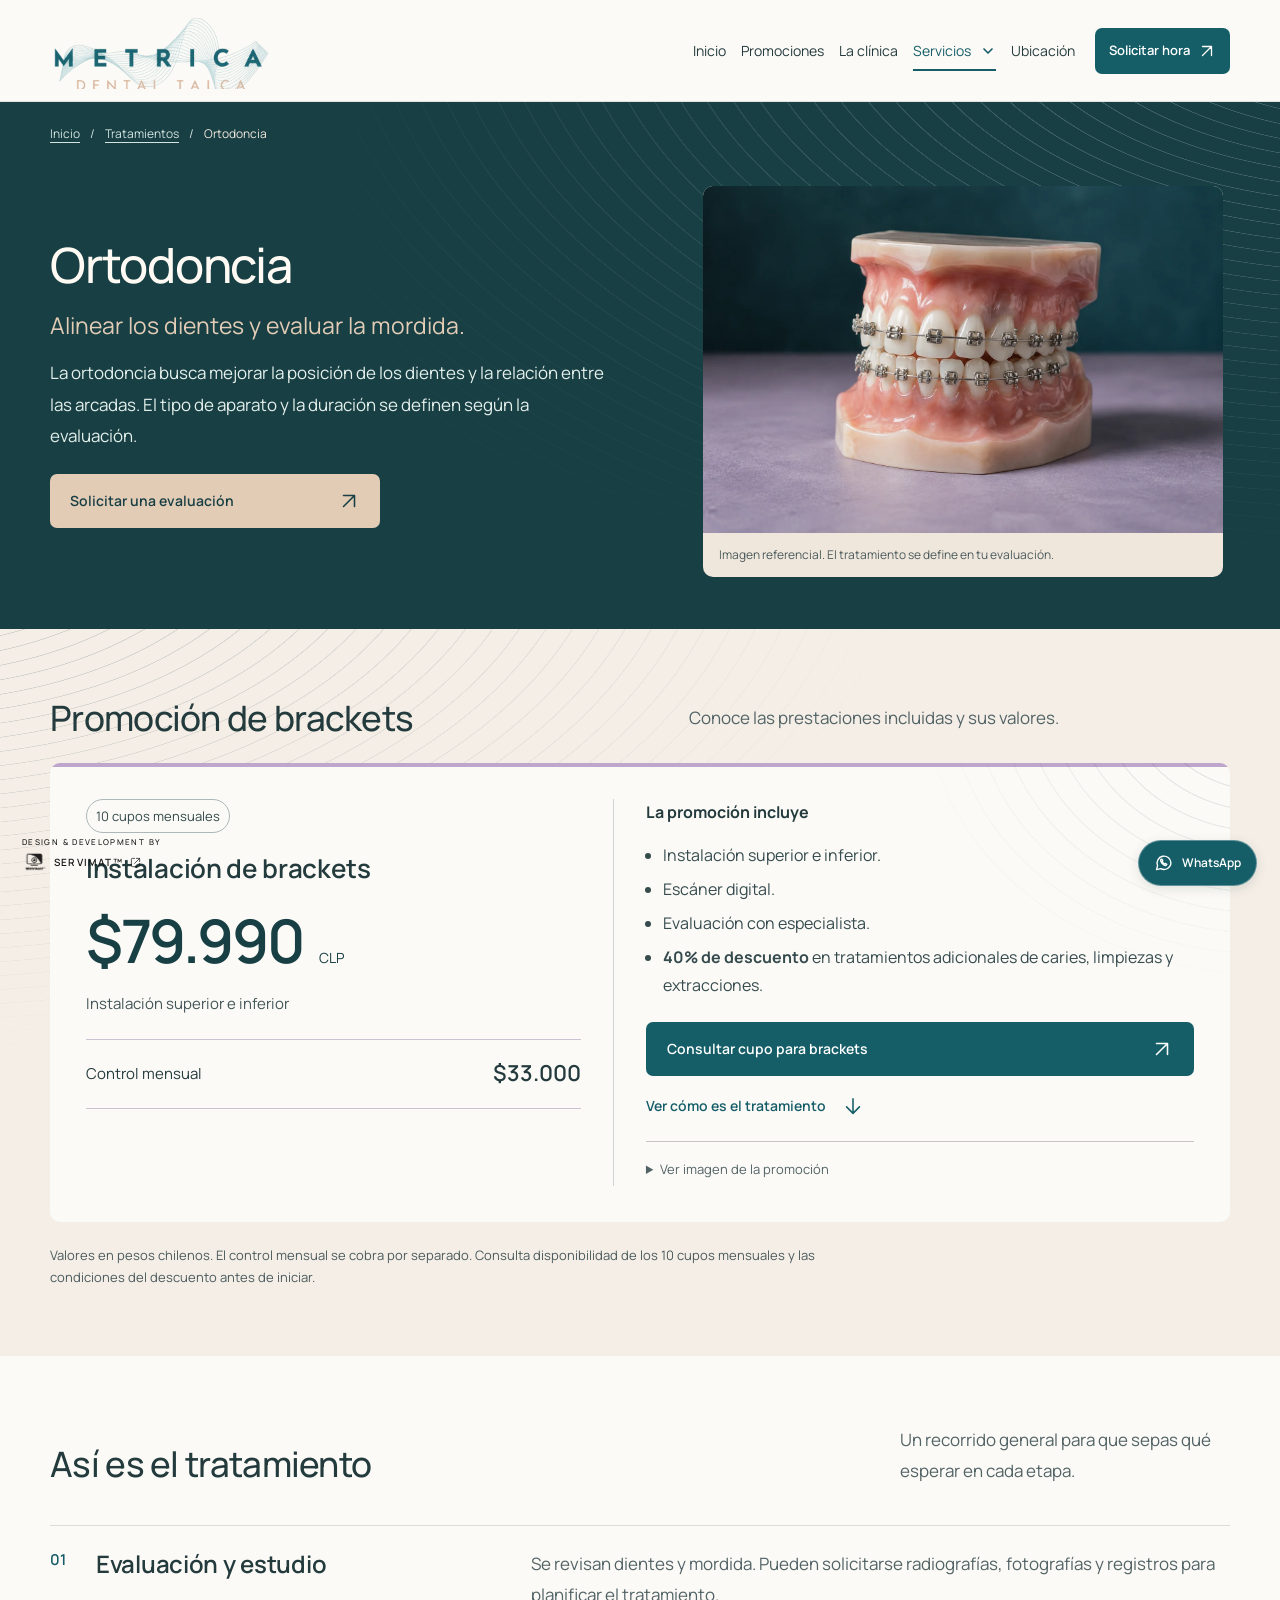
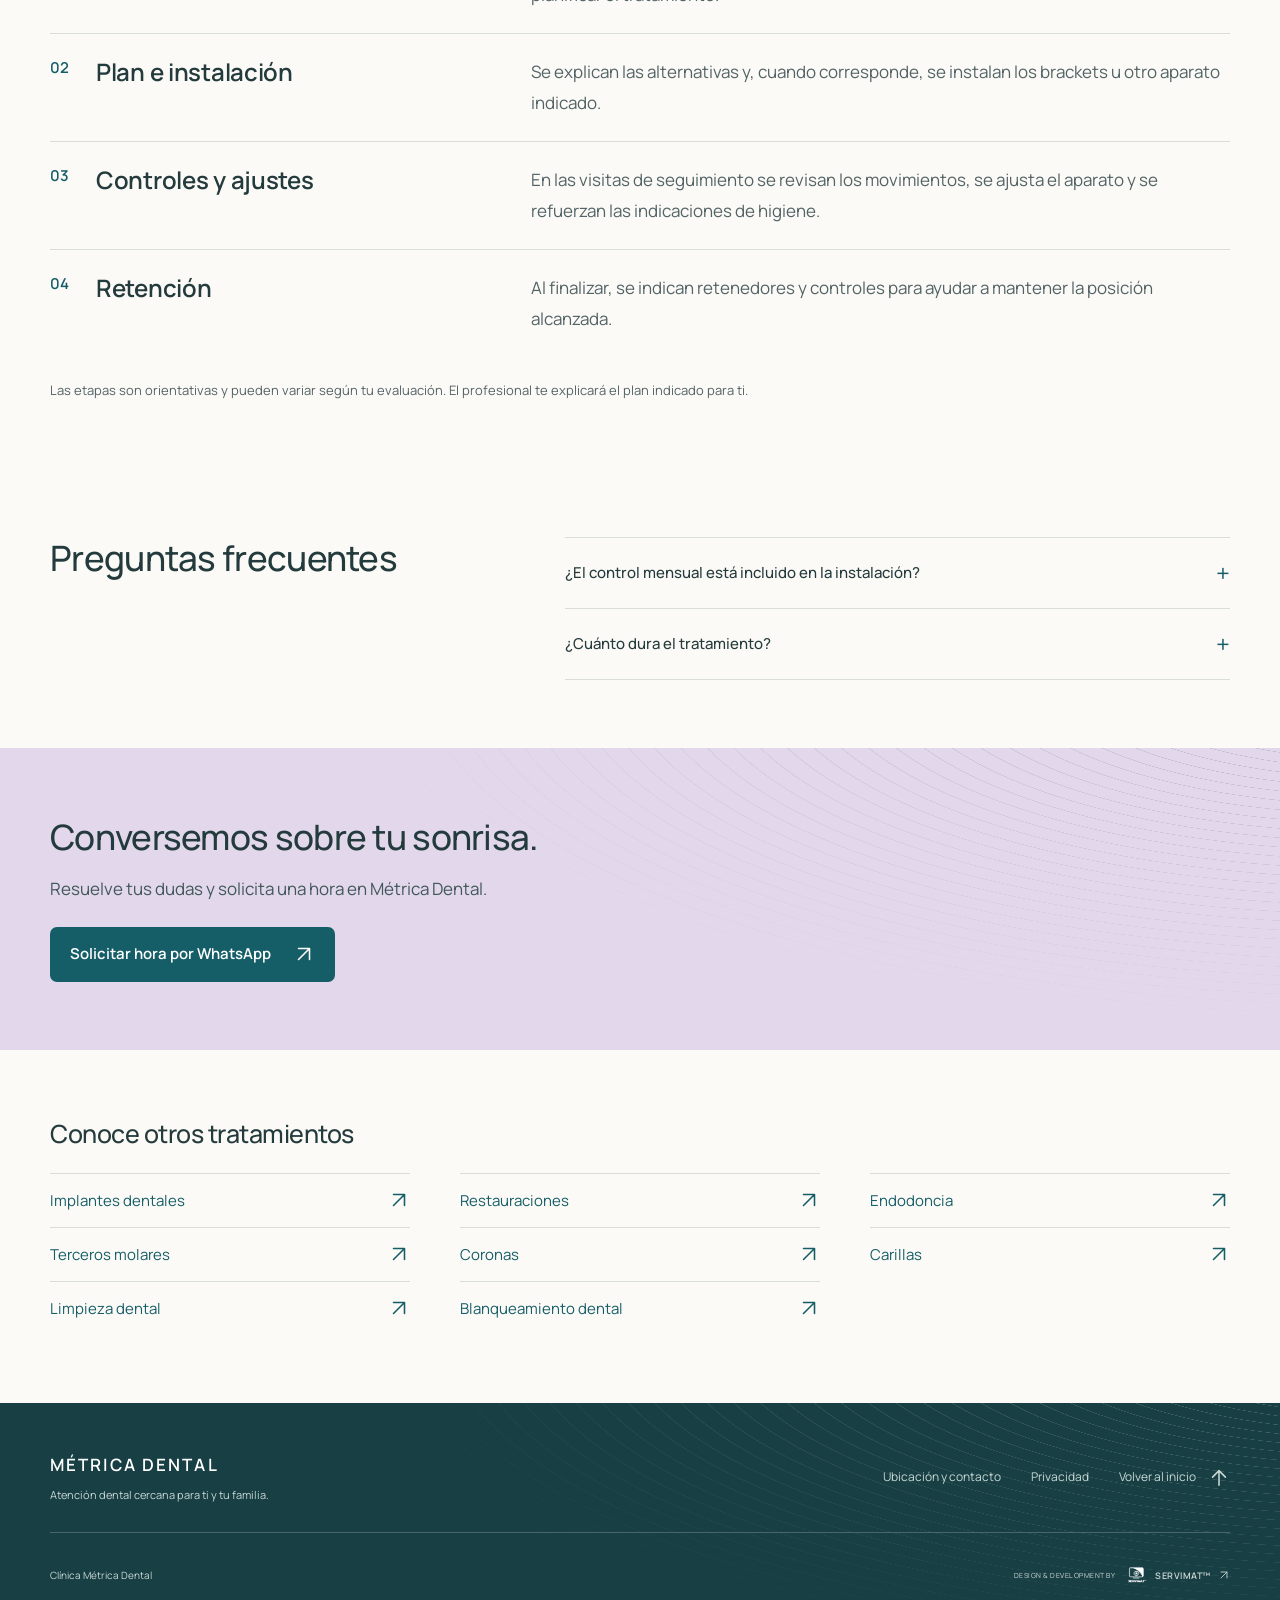
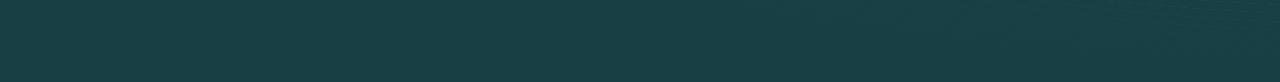
<file: site/ortodoncia.html>
<!doctype html>
<html lang="es-CL">
<head>
  <meta charset="utf-8">
  <meta name="viewport" content="width=device-width, initial-scale=1, viewport-fit=cover">
  <meta name="robots" content="index, follow">
  <meta name="theme-color" content="#155e68">
  <title>Ortodoncia y brackets | Métrica Dental</title>
  <meta name="description" content="Conoce el tratamiento de ortodoncia, sus etapas y la promoción de brackets. Revisa el valor de instalación y del control mensual en Métrica Dental.">
  <meta property="og:title" content="Ortodoncia y brackets | Métrica Dental">
  <meta property="og:description" content="Conoce el tratamiento de ortodoncia, sus etapas y la promoción de brackets. Revisa el valor de instalación y del control mensual en Métrica Dental.">
  <meta property="og:type" content="website">
  <meta property="og:locale" content="es_CL">
  <link rel="canonical" href="https://metricadental.cl/ortodoncia">
  <meta property="og:url" content="https://metricadental.cl/ortodoncia">
  <meta property="og:site_name" content="Métrica Dental">
  <link rel="icon" href="favicon.ico?v=clinic-3" sizes="any">
  <link rel="icon" type="image/png" href="assets/favicon-clinica-transparente.png" sizes="192x192">
  <link rel="apple-touch-icon" href="assets/apple-touch-icon.png?v=clinic-2">
  <link rel="preload" href="assets/fonts/manrope-400.woff2" as="font" type="font/woff2" crossorigin>
  <link rel="preload" href="assets/fonts/manrope-600.woff2" as="font" type="font/woff2" crossorigin>
  <link rel="stylesheet" href="styles.css?v=a2c1ad1243ea">
  <link rel="stylesheet" href="service-layout.css?v=9ce09a1ab743">
  <script src="script.js?v=e5ef03a46805" defer></script>
  <script defer src="servimat-analytics.js?v=caead463fb84" data-measurement-id="G-Y4HKLNCCSP"></script>
  <!-- SEO BEGIN -->
  <meta property="og:image" content="https://metricadental.cl/assets/metrica-dental-social-v1.jpg">
  <meta property="og:image:secure_url" content="https://metricadental.cl/assets/metrica-dental-social-v1.jpg">
  <meta property="og:image:type" content="image/jpeg">
  <meta property="og:image:width" content="1200">
  <meta property="og:image:height" content="630">
  <meta property="og:image:alt" content="Métrica Dental: atención dental cercana para ti y tu familia.">
  <meta name="twitter:card" content="summary_large_image">
  <meta name="twitter:title" content="Ortodoncia y brackets | Métrica Dental">
  <meta name="twitter:description" content="Conoce el tratamiento de ortodoncia, sus etapas y la promoción de brackets. Revisa el valor de instalación y del control mensual en Métrica Dental.">
  <meta name="twitter:image" content="https://metricadental.cl/assets/metrica-dental-social-v1.jpg">
  <meta name="twitter:image:alt" content="Logo de Clínica Métrica Dental.">
  <script type="application/ld+json">
{
  "@context": "https://schema.org",
  "@graph": [
    {
      "@type": "Dentist",
      "@id": "https://metricadental.cl/#clinica",
      "name": "Métrica Dental",
      "url": "https://metricadental.cl/",
      "telephone": "+56949354494",
      "logo": {
        "@type": "ImageObject",
        "url": "https://metricadental.cl/assets/logo.webp"
      },
      "image": "https://metricadental.cl/assets/metrica-dental-social-v1.jpg",
      "address": {
        "@type": "PostalAddress",
        "streetAddress": "1 Sur 690, Edificio Plaza Talca",
        "addressLocality": "Talca",
        "addressCountry": "CL"
      },
      "sameAs": [
        "https://www.instagram.com/clinicametricadental/"
      ]
    },
    {
      "@type": "WebSite",
      "@id": "https://metricadental.cl/#website",
      "url": "https://metricadental.cl/",
      "name": "Métrica Dental",
      "inLanguage": "es-CL",
      "publisher": {
        "@id": "https://metricadental.cl/#clinica"
      }
    },
    {
      "@type": "WebPage",
      "@id": "https://metricadental.cl/ortodoncia#webpage",
      "url": "https://metricadental.cl/ortodoncia",
      "name": "Ortodoncia y brackets | Métrica Dental",
      "description": "Conoce el tratamiento de ortodoncia, sus etapas y la promoción de brackets. Revisa el valor de instalación y del control mensual en Métrica Dental.",
      "inLanguage": "es-CL",
      "isPartOf": {
        "@id": "https://metricadental.cl/#website"
      },
      "about": {
        "@id": "https://metricadental.cl/#clinica"
      },
      "mainEntity": {
        "@id": "https://metricadental.cl/ortodoncia#servicio"
      },
      "breadcrumb": {
        "@id": "https://metricadental.cl/ortodoncia#breadcrumb"
      }
    },
    {
      "@type": "Service",
      "@id": "https://metricadental.cl/ortodoncia#servicio",
      "name": "Ortodoncia",
      "url": "https://metricadental.cl/ortodoncia",
      "serviceType": "Ortodoncia",
      "description": "Conoce el tratamiento de ortodoncia, sus etapas y la promoción de brackets. Revisa el valor de instalación y del control mensual en Métrica Dental.",
      "provider": {
        "@id": "https://metricadental.cl/#clinica"
      },
      "mainEntityOfPage": {
        "@id": "https://metricadental.cl/ortodoncia#webpage"
      }
    },
    {
      "@type": "BreadcrumbList",
      "@id": "https://metricadental.cl/ortodoncia#breadcrumb",
      "itemListElement": [
        {
          "@type": "ListItem",
          "position": 1,
          "name": "Inicio",
          "item": "https://metricadental.cl/"
        },
        {
          "@type": "ListItem",
          "position": 2,
          "name": "Ortodoncia",
          "item": "https://metricadental.cl/ortodoncia"
        }
      ]
    }
  ]
}
  </script>
  <!-- SEO END -->
</head>
<body class="treatment-page service-estetica">
  <a class="skip-link" href="#contenido">Saltar al contenido</a>
  <header class="site-header">
    <div class="header-inner wrap">
      <a class="brand" href="/#inicio" aria-label="Métrica Dental, inicio"><span class="logo-crop"><img src="assets/logo.webp" alt="Métrica Dental" width="660" height="610"></span></a>
      <div class="header-actions"><a class="header-home" href="/#inicio">Inicio</a><button class="menu-toggle" type="button" aria-expanded="false" aria-controls="navigation"><span>Menú</span><svg viewBox="0 0 24 24" aria-hidden="true"><path d="M4 8h16M4 16h16"/></svg></button></div>
      <nav id="navigation" class="navigation" aria-label="Navegación principal">
        <a href="/#inicio">Inicio</a>
        <a href="/#promociones">Promociones</a>
        <a href="/#clinica">La clínica</a>
        <details class="services-menu"><summary>Servicios <svg viewBox="0 0 16 16" aria-hidden="true"><path d="m4 6 4 4 4-4"/></svg></summary><div class="service-submenu">
              <a href="/implantes">Implantes dentales</a>
              <a href="/ortodoncia" aria-current="page">Ortodoncia</a>
              <a href="/restauraciones">Restauraciones</a>
              <a href="/endodoncia">Endodoncia</a>
              <a href="/terceros-molares">Terceros molares</a>
              <a href="/coronas">Coronas</a>
              <a href="/carillas">Carillas</a>
              <a href="/limpieza-dental">Limpieza dental</a>
              <a href="/blanqueamiento">Blanqueamiento dental</a>
              <a class="all-services" href="/#tratamientos">Ver todos los servicios <svg class="icon-arrow icon-arrow-ne" viewBox="0 0 24 24" aria-hidden="true" focusable="false"><path d="M6 18 18 6M6 6h12v12"/></svg></a>
        </div></details>
        <a href="/#contacto">Ubicación</a>
        <a class="button button-small" href="https://wa.me/56949354494?text=Hola%2C%20me%20interesa%20el%20tratamiento%20de%20ortodoncia%20en%20M%C3%A9trica%20Dental.%20Quisiera%20solicitar%20una%20hora." target="_blank" rel="noopener noreferrer">Solicitar hora <svg class="icon-arrow icon-arrow-ne" viewBox="0 0 24 24" aria-hidden="true" focusable="false"><path d="M6 18 18 6M6 6h12v12"/></svg></a>
      </nav>
    </div>
  </header>
  <main id="contenido">
    <div class="service-intro">
      <nav class="breadcrumbs wrap" aria-label="Ruta de navegación"><a href="/#inicio">Inicio</a><span aria-hidden="true">/</span><a href="/#tratamientos">Tratamientos</a><span aria-hidden="true">/</span><span aria-current="page">Ortodoncia</span></nav>
      <section class="service-hero wrap" id="inicio" aria-labelledby="hero-title"><div><h1 id="hero-title">Ortodoncia</h1><p class="service-lead">Alinear los dientes y evaluar la mordida.</p><p>La ortodoncia busca mejorar la posición de los dientes y la relación entre las arcadas. El tipo de aparato y la duración se definen según la evaluación.</p><a class="button" href="https://wa.me/56949354494?text=Hola%2C%20me%20interesa%20el%20tratamiento%20de%20ortodoncia%20en%20M%C3%A9trica%20Dental.%20Quisiera%20solicitar%20una%20hora." target="_blank" rel="noopener noreferrer">Solicitar una evaluación <svg class="icon-arrow icon-arrow-ne" viewBox="0 0 24 24" aria-hidden="true" focusable="false"><path d="M6 18 18 6M6 6h12v12"/></svg></a></div><figure class="treatment-photo"><img src="assets/ortodoncia-referencial.webp" alt="Imagen referencial de un modelo dental con brackets" width="1536" height="1024"><figcaption>Imagen referencial. El tratamiento se define en tu evaluación.</figcaption></figure>
      </section>
    </div>
    <section class="service-promotion section" id="promocion" aria-labelledby="promotion-title"><div class="wrap service-promotion-layout"><div><h2 id="promotion-title">Promoción de brackets</h2><p>Conoce las prestaciones incluidas y sus valores.</p></div><article class="promotion-card promotion-ortodoncia">

          <div class="promotion-copy"><div class="promotion-summary"><span class="promotion-tag">10 cupos mensuales</span><h3>Instalación de brackets</h3><p class="promotion-price">$79.990 <span>CLP</span></p><p class="price-description">Instalación superior e inferior</p><div class="monthly-price"><span>Control mensual</span><strong>$33.000</strong></div>
          </div><div class="promotion-benefits"><h4>La promoción incluye</h4><ul><li>Instalación superior e inferior.</li><li>Escáner digital.</li><li>Evaluación con especialista.</li><li><strong>40% de descuento</strong> en tratamientos adicionales de caries, limpiezas y extracciones.</li></ul>
          <a class="button" href="https://wa.me/56949354494?text=Hola%2C%20me%20interesa%20la%20promoci%C3%B3n%20de%20brackets%20de%20%2479.990.%20%C2%BFHay%20cupos%20disponibles%3F" target="_blank" rel="noopener noreferrer">Consultar cupo para brackets <svg class="icon-arrow icon-arrow-ne" viewBox="0 0 24 24" aria-hidden="true" focusable="false"><path d="M6 18 18 6M6 6h12v12"/></svg></a>
          <a class="text-link" href="#proceso">Ver cómo es el tratamiento <svg class="icon-arrow icon-arrow-down" viewBox="0 0 24 24" aria-hidden="true" focusable="false"><path d="M12 4v16m-7-7 7 7 7-7"/></svg></a>
          <details class="promotion-poster"><summary>Ver imagen de la promoción</summary><img src="assets/promocion-brackets.webp" alt="Publicación de Métrica Dental con la promoción de brackets y las condiciones descritas en esta tarjeta" width="781" height="972" loading="lazy"></details></div></div>
        </article><p class="promotion-conditions">Valores en pesos chilenos. El control mensual se cobra por separado. Consulta disponibilidad de los 10 cupos mensuales y las condiciones del descuento antes de iniciar.</p></div></section><section class="service-process section wrap" id="proceso" aria-labelledby="process-title"><div class="section-heading"><h2 id="process-title">Así es el tratamiento</h2><p>Un recorrido general para que sepas qué esperar en cada etapa.</p></div><ol class="journey-list"><li id="paso-01"><span class="journey-number" aria-hidden="true">01</span><div class="journey-copy"><h3>Evaluación y estudio</h3><p>Se revisan dientes y mordida. Pueden solicitarse radiografías, fotografías y registros para planificar el tratamiento.</p></div></li><li id="paso-02"><span class="journey-number" aria-hidden="true">02</span><div class="journey-copy"><h3>Plan e instalación</h3><p>Se explican las alternativas y, cuando corresponde, se instalan los brackets u otro aparato indicado.</p></div></li><li id="paso-03"><span class="journey-number" aria-hidden="true">03</span><div class="journey-copy"><h3>Controles y ajustes</h3><p>En las visitas de seguimiento se revisan los movimientos, se ajusta el aparato y se refuerzan las indicaciones de higiene.</p></div></li><li id="paso-04"><span class="journey-number" aria-hidden="true">04</span><div class="journey-copy"><h3>Retención</h3><p>Al finalizar, se indican retenedores y controles para ayudar a mantener la posición alcanzada.</p></div></li></ol><p class="clinical-note">Las etapas son orientativas y pueden variar según tu evaluación. El profesional te explicará el plan indicado para ti.</p></section><section class="faq section wrap" id="preguntas" aria-labelledby="faq-title"><h2 id="faq-title">Preguntas frecuentes</h2><div class="faq-list"><details><summary>¿El control mensual está incluido en la instalación?<span aria-hidden="true">+</span></summary><p>No. La instalación promocional cuesta $79.990 y el control mensual se cobra por separado: $33.000.</p></details><details><summary>¿Cuánto dura el tratamiento?<span aria-hidden="true">+</span></summary><p>La duración depende de la evaluación y de los movimientos necesarios. El profesional te explicará el plan y los controles.</p></details></div></section><section class="service-invitation section"><div class="wrap"><h2>Conversemos sobre tu sonrisa.</h2><p>Resuelve tus dudas y solicita una hora en Métrica Dental.</p><a class="button" href="https://wa.me/56949354494?text=Hola%2C%20me%20interesa%20el%20tratamiento%20de%20ortodoncia%20en%20M%C3%A9trica%20Dental.%20Quisiera%20solicitar%20una%20hora." target="_blank" rel="noopener noreferrer">Solicitar hora por WhatsApp <svg class="icon-arrow icon-arrow-ne" viewBox="0 0 24 24" aria-hidden="true" focusable="false"><path d="M6 18 18 6M6 6h12v12"/></svg></a></div></section><section class="related section wrap" aria-labelledby="related-title"><h2 id="related-title">Conoce otros tratamientos</h2><nav aria-label="Otros tratamientos"><a href="/implantes">Implantes dentales <svg class="icon-arrow icon-arrow-ne" viewBox="0 0 24 24" aria-hidden="true" focusable="false"><path d="M6 18 18 6M6 6h12v12"/></svg></a><a href="/restauraciones">Restauraciones <svg class="icon-arrow icon-arrow-ne" viewBox="0 0 24 24" aria-hidden="true" focusable="false"><path d="M6 18 18 6M6 6h12v12"/></svg></a><a href="/endodoncia">Endodoncia <svg class="icon-arrow icon-arrow-ne" viewBox="0 0 24 24" aria-hidden="true" focusable="false"><path d="M6 18 18 6M6 6h12v12"/></svg></a><a href="/terceros-molares">Terceros molares <svg class="icon-arrow icon-arrow-ne" viewBox="0 0 24 24" aria-hidden="true" focusable="false"><path d="M6 18 18 6M6 6h12v12"/></svg></a><a href="/coronas">Coronas <svg class="icon-arrow icon-arrow-ne" viewBox="0 0 24 24" aria-hidden="true" focusable="false"><path d="M6 18 18 6M6 6h12v12"/></svg></a><a href="/carillas">Carillas <svg class="icon-arrow icon-arrow-ne" viewBox="0 0 24 24" aria-hidden="true" focusable="false"><path d="M6 18 18 6M6 6h12v12"/></svg></a><a href="/limpieza-dental">Limpieza dental <svg class="icon-arrow icon-arrow-ne" viewBox="0 0 24 24" aria-hidden="true" focusable="false"><path d="M6 18 18 6M6 6h12v12"/></svg></a><a href="/blanqueamiento">Blanqueamiento dental <svg class="icon-arrow icon-arrow-ne" viewBox="0 0 24 24" aria-hidden="true" focusable="false"><path d="M6 18 18 6M6 6h12v12"/></svg></a></nav></section>
  </main>
  <footer class="site-footer" id="footer">
    <div class="wrap footer-top"><div><p class="footer-name">MÉTRICA DENTAL</p><p>Atención dental cercana para ti y tu familia.</p></div><a href="/#contacto">Ubicación y contacto</a><a href="/privacidad">Privacidad</a><a href="/#inicio">Volver al inicio <svg class="icon-arrow icon-arrow-up" viewBox="0 0 24 24" aria-hidden="true" focusable="false"><path d="M12 20V4m-7 7 7-7 7 7"/></svg></a></div>
    <div class="wrap footer-bottom"><small>Clínica Métrica Dental</small><div class="servimat-credit-row"><span>DESIGN &amp; DEVELOPMENT BY</span><a class="servimat-credit" href="https://somosservimat.cl/" target="_blank" rel="noopener noreferrer" aria-label="Diseño y desarrollo por SERVIMAT (abre otra pestaña)"><img src="assets/servimat.png" alt="" width="834" height="834"><strong>SERVIMAT™</strong><svg class="icon-arrow icon-arrow-ne" viewBox="0 0 24 24" aria-hidden="true" focusable="false"><path d="M6 18 18 6M6 6h12v12"/></svg></a></div></div>
  </footer>
  <a class="servimat-watermark" href="https://somosservimat.cl/" target="_blank" rel="noopener noreferrer" aria-label="Diseño y desarrollo por SERVIMAT (abre otra pestaña)"><span class="servimat-watermark-label">DESIGN &amp; DEVELOPMENT BY</span><span class="servimat-brand"><img src="assets/servimat.png" alt="" width="834" height="834"><strong>SERVIMAT™</strong><svg class="icon-arrow icon-arrow-ne" viewBox="0 0 24 24" aria-hidden="true" focusable="false"><path d="M14 3h7v7m0-7L10 14M10 3H5a2 2 0 0 0-2 2v14a2 2 0 0 0 2 2h14a2 2 0 0 0 2-2v-5"/></svg></span></a>
  <a class="whatsapp-float" href="https://wa.me/56949354494?text=Hola%2C%20me%20interesa%20el%20tratamiento%20de%20ortodoncia%20en%20M%C3%A9trica%20Dental.%20Quisiera%20solicitar%20una%20hora." target="_blank" rel="noopener noreferrer" aria-label="Contactar por WhatsApp (abre otra pestaña)"><svg viewBox="0 0 24 24" aria-hidden="true"><path d="M20.3 11.5a8.3 8.3 0 0 1-12.2 7.3L3 20l1.3-4.9a8.3 8.3 0 1 1 16-3.6Z"/><path d="M8.1 7.7c-.8 2.4 2.4 6.8 5.4 7.3.8.1 1.5-.3 1.9-1.4l-2-1.1-.9.8a7.2 7.2 0 0 1-2.6-3l.6-.9-1-2Z"/></svg><span>WhatsApp</span></a>

</body>
</html>
</file>
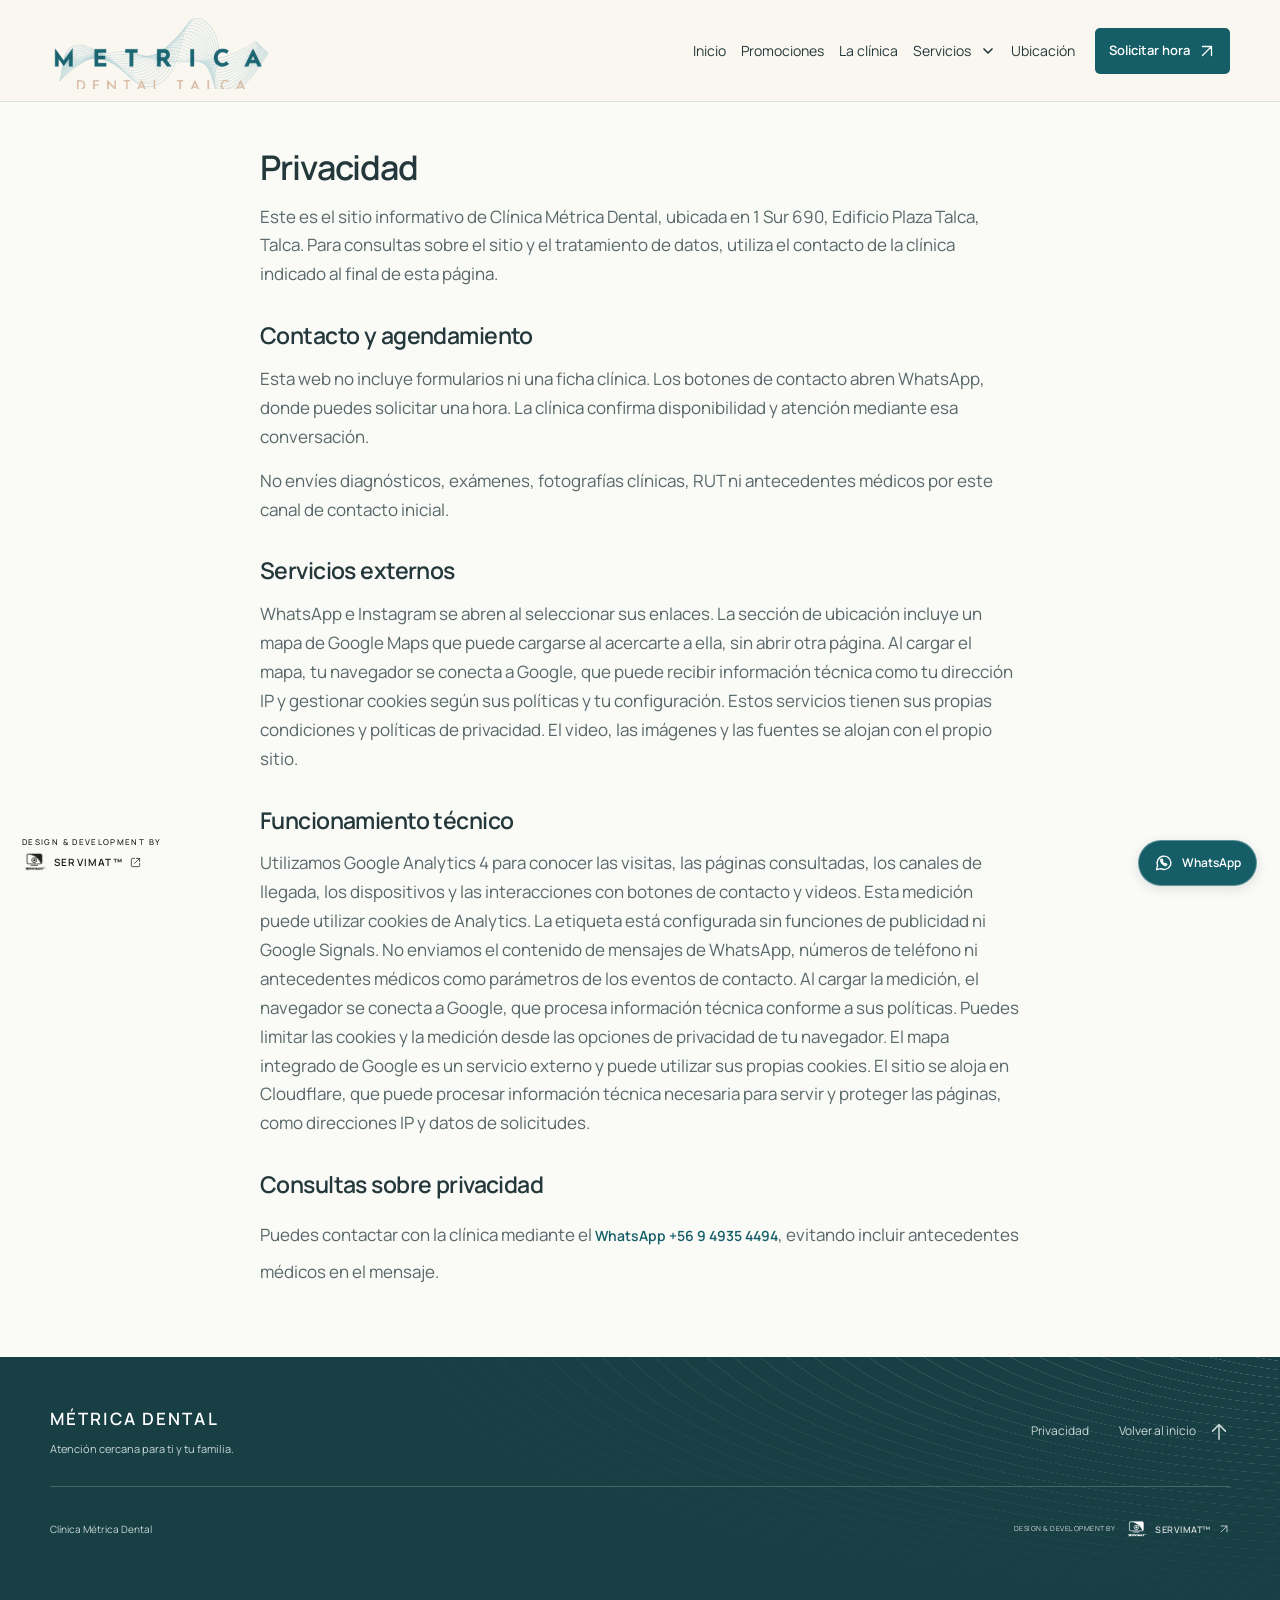
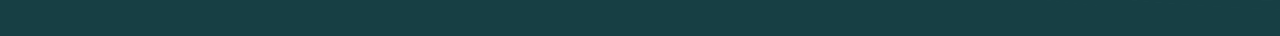
<file: site/privacidad.html>
<!doctype html>
<html lang="es-CL">
<head>
  <meta charset="utf-8">
  <meta name="viewport" content="width=device-width, initial-scale=1, viewport-fit=cover">
  <meta name="robots" content="noindex, follow">
  <title>Privacidad · Métrica Dental</title>
  <link rel="canonical" href="https://metricadental.cl/privacidad">
  <meta property="og:url" content="https://metricadental.cl/privacidad">
  <meta property="og:site_name" content="Métrica Dental">
  <link rel="icon" href="favicon.ico?v=clinic-3" sizes="any">
  <link rel="icon" type="image/png" href="assets/favicon-clinica-transparente.png" sizes="192x192">
  <link rel="apple-touch-icon" href="assets/apple-touch-icon.png?v=clinic-2">
  <link rel="preload" href="assets/fonts/manrope-400.woff2" as="font" type="font/woff2" crossorigin>
  <link rel="preload" href="assets/fonts/manrope-600.woff2" as="font" type="font/woff2" crossorigin>
  <link rel="stylesheet" href="styles.css?v=a2c1ad1243ea">
  <script src="script.js?v=e5ef03a46805" defer></script>
  <script defer src="servimat-analytics.js?v=caead463fb84" data-measurement-id="G-Y4HKLNCCSP"></script>
</head>
<body>
  <a class="skip-link" href="#privacidad">Saltar al contenido</a>
  <header class="site-header">
    <div class="header-inner wrap">
      <a class="brand" href="/#inicio" aria-label="Métrica Dental, inicio"><span class="logo-crop"><img src="assets/logo.webp" alt="Métrica Dental" width="660" height="610"></span></a>
      <div class="header-actions"><a class="header-home" href="/#inicio">Inicio</a><button class="menu-toggle" type="button" aria-expanded="false" aria-controls="navigation"><span>Menú</span><svg viewBox="0 0 24 24" aria-hidden="true"><path d="M4 8h16M4 16h16"/></svg></button></div>
      <nav id="navigation" class="navigation" aria-label="Navegación principal">
        <a href="/#inicio">Inicio</a>
        <a href="/#promociones">Promociones</a>
        <a href="/#clinica">La clínica</a>
        <details class="services-menu"><summary>Servicios <svg viewBox="0 0 16 16" aria-hidden="true"><path d="m4 6 4 4 4-4"/></svg></summary><div class="service-submenu">
              <a href="/implantes">Implantes dentales</a>
              <a href="/ortodoncia">Ortodoncia</a>
              <a href="/restauraciones">Restauraciones</a>
              <a href="/endodoncia">Endodoncia</a>
              <a href="/terceros-molares">Terceros molares</a>
              <a href="/coronas">Coronas</a>
              <a href="/carillas">Carillas</a>
              <a href="/limpieza-dental">Limpieza dental</a>
              <a href="/blanqueamiento">Blanqueamiento dental</a>
              <a class="all-services" href="/#tratamientos">Ver todos los servicios <svg class="icon-arrow icon-arrow-ne" viewBox="0 0 24 24" aria-hidden="true" focusable="false"><path d="M6 18 18 6M6 6h12v12"/></svg></a>
        </div></details>
        <a href="/#contacto">Ubicación</a>
        <a class="button button-small" href="https://wa.me/56949354494" target="_blank" rel="noopener noreferrer">Solicitar hora <svg class="icon-arrow icon-arrow-ne" viewBox="0 0 24 24" aria-hidden="true" focusable="false"><path d="M6 18 18 6M6 6h12v12"/></svg></a>
      </nav>
    </div>
  </header>
<main id="privacidad" class="legal wrap"><h1>Privacidad</h1><p>Este es el sitio informativo de Clínica Métrica Dental, ubicada en 1 Sur 690, Edificio Plaza Talca, Talca. Para consultas sobre el sitio y el tratamiento de datos, utiliza el contacto de la clínica indicado al final de esta página.</p><h2>Contacto y agendamiento</h2><p>Esta web no incluye formularios ni una ficha clínica. Los botones de contacto abren WhatsApp, donde puedes solicitar una hora. La clínica confirma disponibilidad y atención mediante esa conversación.</p><p>No envíes diagnósticos, exámenes, fotografías clínicas, RUT ni antecedentes médicos por este canal de contacto inicial.</p><h2>Servicios externos</h2><p>WhatsApp e Instagram se abren al seleccionar sus enlaces. La sección de ubicación incluye un mapa de Google Maps que puede cargarse al acercarte a ella, sin abrir otra página. Al cargar el mapa, tu navegador se conecta a Google, que puede recibir información técnica como tu dirección IP y gestionar cookies según sus políticas y tu configuración. Estos servicios tienen sus propias condiciones y políticas de privacidad. El video, las imágenes y las fuentes se alojan con el propio sitio.</p><h2>Funcionamiento técnico</h2><p>Utilizamos Google Analytics 4 para conocer las visitas, las páginas consultadas, los canales de llegada, los dispositivos y las interacciones con botones de contacto y videos. Esta medición puede utilizar cookies de Analytics. La etiqueta está configurada sin funciones de publicidad ni Google Signals. No enviamos el contenido de mensajes de WhatsApp, números de teléfono ni antecedentes médicos como parámetros de los eventos de contacto. Al cargar la medición, el navegador se conecta a Google, que procesa información técnica conforme a sus políticas. Puedes limitar las cookies y la medición desde las opciones de privacidad de tu navegador. El mapa integrado de Google es un servicio externo y puede utilizar sus propias cookies. El sitio se aloja en Cloudflare, que puede procesar información técnica necesaria para servir y proteger las páginas, como direcciones IP y datos de solicitudes.</p><h2>Consultas sobre privacidad</h2><p>Puedes contactar con la clínica mediante el <a class="text-link" href="https://wa.me/56949354494" rel="noopener noreferrer" target="_blank">WhatsApp +56 9 4935 4494</a>, evitando incluir antecedentes médicos en el mensaje.</p></main>
  <footer class="site-footer" id="footer">
    <div class="wrap footer-top"><div><p class="footer-name">MÉTRICA DENTAL</p><p>Atención cercana para ti y tu familia.</p></div><a href="/privacidad">Privacidad</a><a href="/#inicio">Volver al inicio <svg class="icon-arrow icon-arrow-up" viewBox="0 0 24 24" aria-hidden="true" focusable="false"><path d="M12 20V4m-7 7 7-7 7 7"/></svg></a></div>
    <div class="wrap footer-bottom"><small>Clínica Métrica Dental</small><div class="servimat-credit-row"><span>DESIGN &amp; DEVELOPMENT BY</span><a class="servimat-credit" href="https://somosservimat.cl/" target="_blank" rel="noopener noreferrer" aria-label="Diseño y desarrollo por SERVIMAT (abre otra pestaña)"><img src="assets/servimat.png" alt="" width="834" height="834"><strong>SERVIMAT™</strong><svg class="icon-arrow icon-arrow-ne" viewBox="0 0 24 24" aria-hidden="true" focusable="false"><path d="M6 18 18 6M6 6h12v12"/></svg></a></div></div>
  </footer>
  <a class="servimat-watermark" href="https://somosservimat.cl/" target="_blank" rel="noopener noreferrer" aria-label="Diseño y desarrollo por SERVIMAT (abre otra pestaña)"><span class="servimat-watermark-label">DESIGN &amp; DEVELOPMENT BY</span><span class="servimat-brand"><img src="assets/servimat.png" alt="" width="834" height="834"><strong>SERVIMAT™</strong><svg class="icon-arrow icon-arrow-ne" viewBox="0 0 24 24" aria-hidden="true" focusable="false"><path d="M14 3h7v7m0-7L10 14M10 3H5a2 2 0 0 0-2 2v14a2 2 0 0 0 2 2h14a2 2 0 0 0 2-2v-5"/></svg></span></a>
  <a class="whatsapp-float" href="https://wa.me/56949354494?text=Hola%2C%20quiero%20solicitar%20una%20hora%20en%20M%C3%A9trica%20Dental." target="_blank" rel="noopener noreferrer" aria-label="Contactar por WhatsApp (abre otra pestaña)"><svg viewBox="0 0 24 24" aria-hidden="true"><path d="M20.3 11.5a8.3 8.3 0 0 1-12.2 7.3L3 20l1.3-4.9a8.3 8.3 0 1 1 16-3.6Z"/><path d="M8.1 7.7c-.8 2.4 2.4 6.8 5.4 7.3.8.1 1.5-.3 1.9-1.4l-2-1.1-.9.8a7.2 7.2 0 0 1-2.6-3l.6-.9-1-2Z"/></svg><span>WhatsApp</span></a>
</body>
</html>
</file>
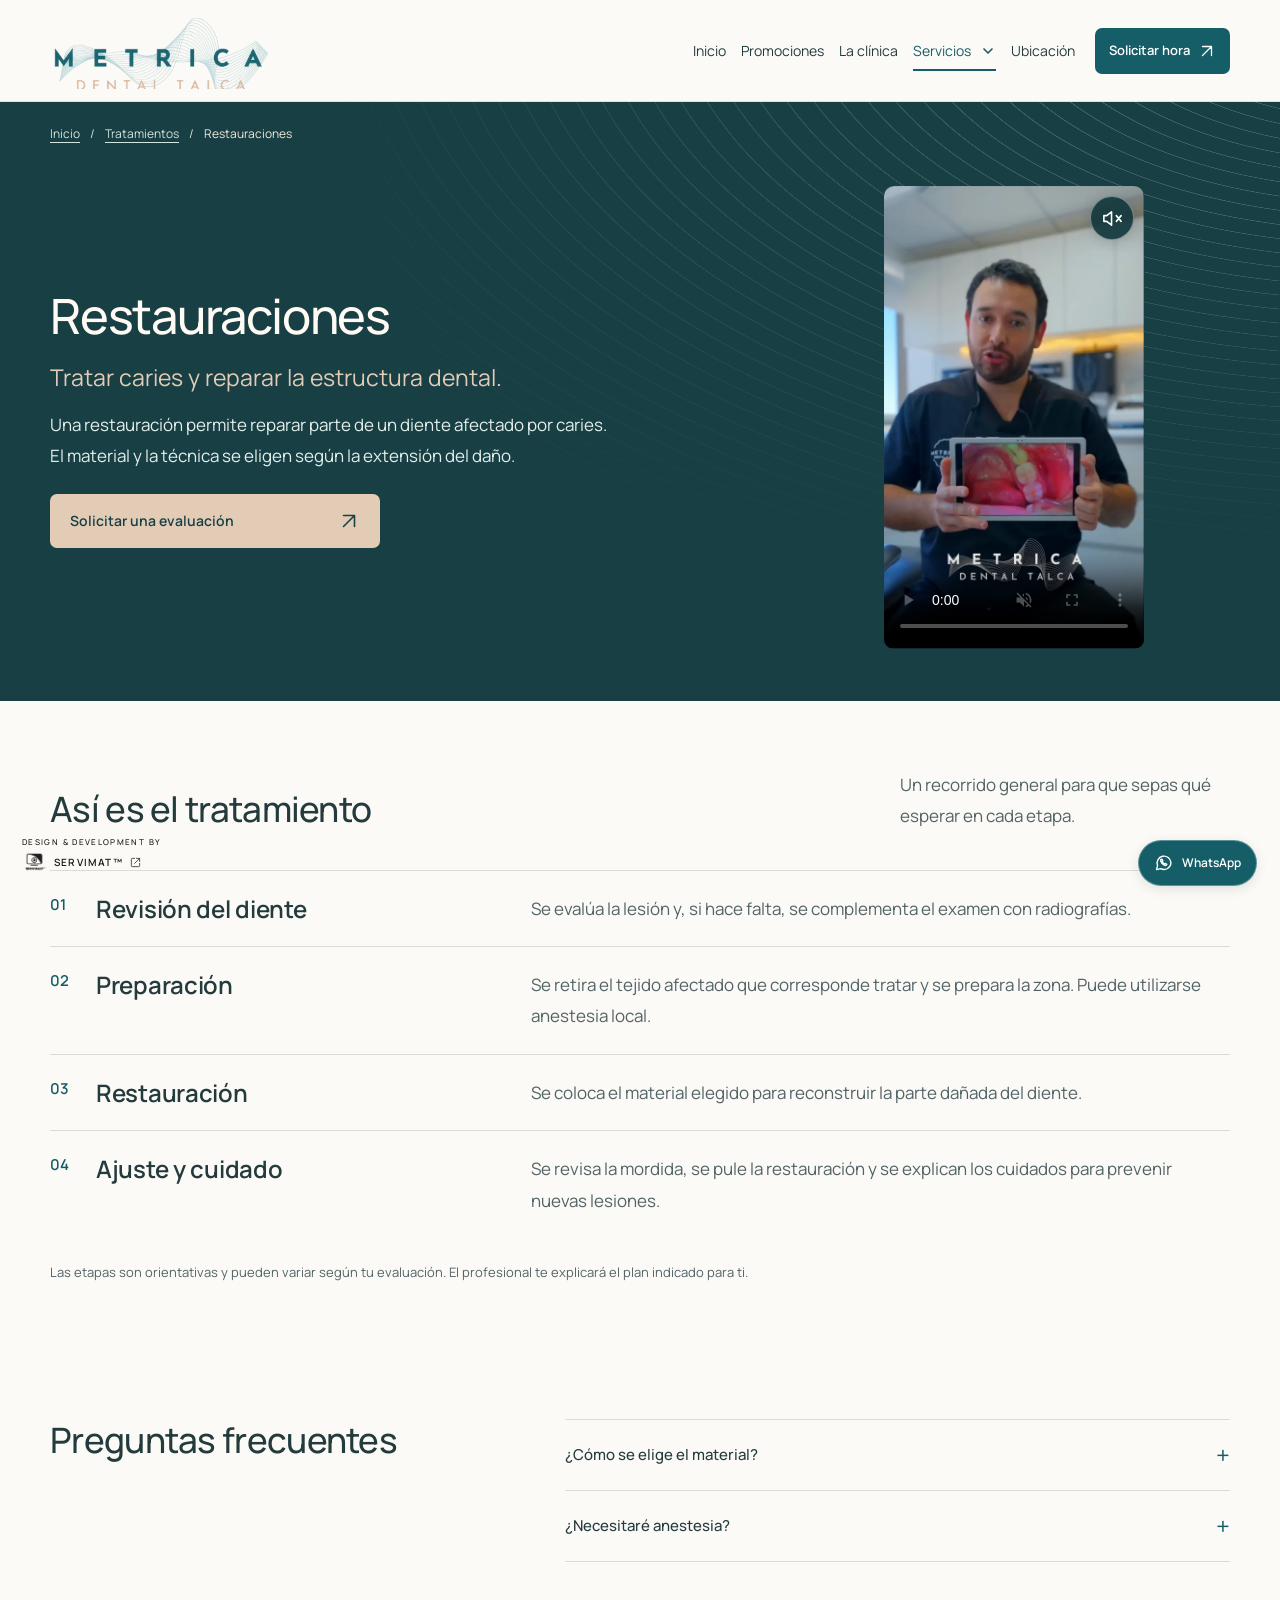
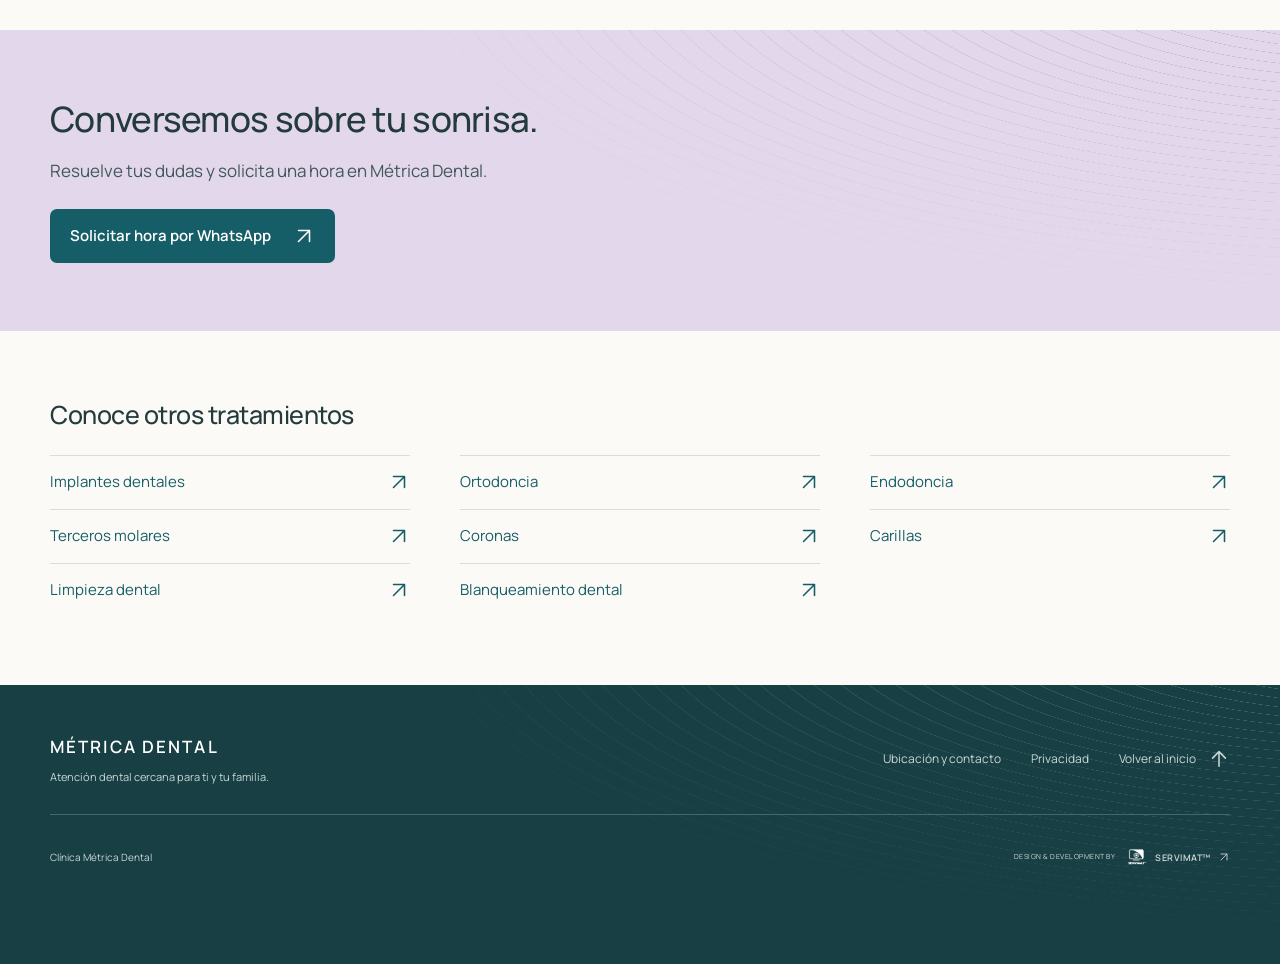
<file: site/restauraciones.html>
<!doctype html>
<html lang="es-CL">
<head>
  <meta charset="utf-8">
  <meta name="viewport" content="width=device-width, initial-scale=1, viewport-fit=cover">
  <meta name="robots" content="index, follow">
  <meta name="theme-color" content="#155e68">
  <title>Restauraciones dentales y caries | Métrica Dental</title>
  <meta name="description" content="Evalúa el tratamiento de caries y la reparación de dientes dañados en Métrica Dental. Conoce las etapas, resuelve tus dudas y solicita una hora.">
  <meta property="og:title" content="Restauraciones dentales y caries | Métrica Dental">
  <meta property="og:description" content="Evalúa el tratamiento de caries y la reparación de dientes dañados en Métrica Dental. Conoce las etapas, resuelve tus dudas y solicita una hora.">
  <meta property="og:type" content="website">
  <meta property="og:locale" content="es_CL">
  <link rel="canonical" href="https://metricadental.cl/restauraciones">
  <meta property="og:url" content="https://metricadental.cl/restauraciones">
  <meta property="og:site_name" content="Métrica Dental">
  <link rel="icon" href="favicon.ico?v=clinic-3" sizes="any">
  <link rel="icon" type="image/png" href="assets/favicon-clinica-transparente.png" sizes="192x192">
  <link rel="apple-touch-icon" href="assets/apple-touch-icon.png?v=clinic-2">
  <link rel="preload" href="assets/fonts/manrope-400.woff2" as="font" type="font/woff2" crossorigin>
  <link rel="preload" href="assets/fonts/manrope-600.woff2" as="font" type="font/woff2" crossorigin>
  <link rel="stylesheet" href="styles.css?v=a2c1ad1243ea">
  <link rel="stylesheet" href="service-layout.css?v=9ce09a1ab743">
  <script src="script.js?v=e5ef03a46805" defer></script>
  <script defer src="servimat-analytics.js?v=caead463fb84" data-measurement-id="G-Y4HKLNCCSP"></script>
  <!-- SEO BEGIN -->
  <meta property="og:image" content="https://metricadental.cl/assets/metrica-dental-social-v1.jpg">
  <meta property="og:image:secure_url" content="https://metricadental.cl/assets/metrica-dental-social-v1.jpg">
  <meta property="og:image:type" content="image/jpeg">
  <meta property="og:image:width" content="1200">
  <meta property="og:image:height" content="630">
  <meta property="og:image:alt" content="Métrica Dental: atención dental cercana para ti y tu familia.">
  <meta name="twitter:card" content="summary_large_image">
  <meta name="twitter:title" content="Restauraciones dentales y caries | Métrica Dental">
  <meta name="twitter:description" content="Evalúa el tratamiento de caries y la reparación de dientes dañados en Métrica Dental. Conoce las etapas, resuelve tus dudas y solicita una hora.">
  <meta name="twitter:image" content="https://metricadental.cl/assets/metrica-dental-social-v1.jpg">
  <meta name="twitter:image:alt" content="Logo de Clínica Métrica Dental.">
  <script type="application/ld+json">
{
  "@context": "https://schema.org",
  "@graph": [
    {
      "@type": "Dentist",
      "@id": "https://metricadental.cl/#clinica",
      "name": "Métrica Dental",
      "url": "https://metricadental.cl/",
      "telephone": "+56949354494",
      "logo": {
        "@type": "ImageObject",
        "url": "https://metricadental.cl/assets/logo.webp"
      },
      "image": "https://metricadental.cl/assets/metrica-dental-social-v1.jpg",
      "address": {
        "@type": "PostalAddress",
        "streetAddress": "1 Sur 690, Edificio Plaza Talca",
        "addressLocality": "Talca",
        "addressCountry": "CL"
      },
      "sameAs": [
        "https://www.instagram.com/clinicametricadental/"
      ]
    },
    {
      "@type": "WebSite",
      "@id": "https://metricadental.cl/#website",
      "url": "https://metricadental.cl/",
      "name": "Métrica Dental",
      "inLanguage": "es-CL",
      "publisher": {
        "@id": "https://metricadental.cl/#clinica"
      }
    },
    {
      "@type": "WebPage",
      "@id": "https://metricadental.cl/restauraciones#webpage",
      "url": "https://metricadental.cl/restauraciones",
      "name": "Restauraciones dentales y caries | Métrica Dental",
      "description": "Evalúa el tratamiento de caries y la reparación de dientes dañados en Métrica Dental. Conoce las etapas, resuelve tus dudas y solicita una hora.",
      "inLanguage": "es-CL",
      "isPartOf": {
        "@id": "https://metricadental.cl/#website"
      },
      "about": {
        "@id": "https://metricadental.cl/#clinica"
      },
      "mainEntity": {
        "@id": "https://metricadental.cl/restauraciones#servicio"
      },
      "breadcrumb": {
        "@id": "https://metricadental.cl/restauraciones#breadcrumb"
      }
    },
    {
      "@type": "Service",
      "@id": "https://metricadental.cl/restauraciones#servicio",
      "name": "Restauraciones",
      "url": "https://metricadental.cl/restauraciones",
      "serviceType": "Restauraciones",
      "description": "Evalúa el tratamiento de caries y la reparación de dientes dañados en Métrica Dental. Conoce las etapas, resuelve tus dudas y solicita una hora.",
      "provider": {
        "@id": "https://metricadental.cl/#clinica"
      },
      "mainEntityOfPage": {
        "@id": "https://metricadental.cl/restauraciones#webpage"
      }
    },
    {
      "@type": "BreadcrumbList",
      "@id": "https://metricadental.cl/restauraciones#breadcrumb",
      "itemListElement": [
        {
          "@type": "ListItem",
          "position": 1,
          "name": "Inicio",
          "item": "https://metricadental.cl/"
        },
        {
          "@type": "ListItem",
          "position": 2,
          "name": "Restauraciones",
          "item": "https://metricadental.cl/restauraciones"
        }
      ]
    }
  ]
}
  </script>
  <!-- SEO END -->
</head>
<body class="treatment-page service-rehabilitacion">
  <a class="skip-link" href="#contenido">Saltar al contenido</a>
  <header class="site-header">
    <div class="header-inner wrap">
      <a class="brand" href="/#inicio" aria-label="Métrica Dental, inicio"><span class="logo-crop"><img src="assets/logo.webp" alt="Métrica Dental" width="660" height="610"></span></a>
      <div class="header-actions"><a class="header-home" href="/#inicio">Inicio</a><button class="menu-toggle" type="button" aria-expanded="false" aria-controls="navigation"><span>Menú</span><svg viewBox="0 0 24 24" aria-hidden="true"><path d="M4 8h16M4 16h16"/></svg></button></div>
      <nav id="navigation" class="navigation" aria-label="Navegación principal">
        <a href="/#inicio">Inicio</a>
        <a href="/#promociones">Promociones</a>
        <a href="/#clinica">La clínica</a>
        <details class="services-menu"><summary>Servicios <svg viewBox="0 0 16 16" aria-hidden="true"><path d="m4 6 4 4 4-4"/></svg></summary><div class="service-submenu">
              <a href="/implantes">Implantes dentales</a>
              <a href="/ortodoncia">Ortodoncia</a>
              <a href="/restauraciones" aria-current="page">Restauraciones</a>
              <a href="/endodoncia">Endodoncia</a>
              <a href="/terceros-molares">Terceros molares</a>
              <a href="/coronas">Coronas</a>
              <a href="/carillas">Carillas</a>
              <a href="/limpieza-dental">Limpieza dental</a>
              <a href="/blanqueamiento">Blanqueamiento dental</a>
              <a class="all-services" href="/#tratamientos">Ver todos los servicios <svg class="icon-arrow icon-arrow-ne" viewBox="0 0 24 24" aria-hidden="true" focusable="false"><path d="M6 18 18 6M6 6h12v12"/></svg></a>
        </div></details>
        <a href="/#contacto">Ubicación</a>
        <a class="button button-small" href="https://wa.me/56949354494?text=Hola%2C%20me%20interesa%20el%20tratamiento%20de%20restauraciones%20en%20M%C3%A9trica%20Dental.%20Quisiera%20solicitar%20una%20hora." target="_blank" rel="noopener noreferrer">Solicitar hora <svg class="icon-arrow icon-arrow-ne" viewBox="0 0 24 24" aria-hidden="true" focusable="false"><path d="M6 18 18 6M6 6h12v12"/></svg></a>
      </nav>
    </div>
  </header>
  <main id="contenido">
    <div class="service-intro">
      <nav class="breadcrumbs wrap" aria-label="Ruta de navegación"><a href="/#inicio">Inicio</a><span aria-hidden="true">/</span><a href="/#tratamientos">Tratamientos</a><span aria-hidden="true">/</span><span aria-current="page">Restauraciones</span></nav>
      <section class="service-hero wrap" id="inicio" aria-labelledby="hero-title"><div><h1 id="hero-title">Restauraciones</h1><p class="service-lead">Tratar caries y reparar la estructura dental.</p><p>Una restauración permite reparar parte de un diente afectado por caries. El material y la técnica se eligen según la extensión del daño.</p><a class="button" href="https://wa.me/56949354494?text=Hola%2C%20me%20interesa%20el%20tratamiento%20de%20restauraciones%20en%20M%C3%A9trica%20Dental.%20Quisiera%20solicitar%20una%20hora." target="_blank" rel="noopener noreferrer">Solicitar una evaluación <svg class="icon-arrow icon-arrow-ne" viewBox="0 0 24 24" aria-hidden="true" focusable="false"><path d="M6 18 18 6M6 6h12v12"/></svg></a></div><figure class="video-card video-portrait"><video controls muted loop playsinline preload="none" width="540" height="960" poster="assets/videos/equipo.webp" aria-label="Recuperar un diente natural"><source src="assets/videos/equipo.mp4" type="video/mp4">Tu navegador no puede reproducir este video. <a href="assets/videos/equipo.mp4" aria-label="Abrir video: Recuperar un diente natural">Abrir video</a></video></figure>
      </section>
    </div>
    <section class="service-process section wrap" id="proceso" aria-labelledby="process-title"><div class="section-heading"><h2 id="process-title">Así es el tratamiento</h2><p>Un recorrido general para que sepas qué esperar en cada etapa.</p></div><ol class="journey-list"><li id="paso-01"><span class="journey-number" aria-hidden="true">01</span><div class="journey-copy"><h3>Revisión del diente</h3><p>Se evalúa la lesión y, si hace falta, se complementa el examen con radiografías.</p></div></li><li id="paso-02"><span class="journey-number" aria-hidden="true">02</span><div class="journey-copy"><h3>Preparación</h3><p>Se retira el tejido afectado que corresponde tratar y se prepara la zona. Puede utilizarse anestesia local.</p></div></li><li id="paso-03"><span class="journey-number" aria-hidden="true">03</span><div class="journey-copy"><h3>Restauración</h3><p>Se coloca el material elegido para reconstruir la parte dañada del diente.</p></div></li><li id="paso-04"><span class="journey-number" aria-hidden="true">04</span><div class="journey-copy"><h3>Ajuste y cuidado</h3><p>Se revisa la mordida, se pule la restauración y se explican los cuidados para prevenir nuevas lesiones.</p></div></li></ol><p class="clinical-note">Las etapas son orientativas y pueden variar según tu evaluación. El profesional te explicará el plan indicado para ti.</p></section><section class="faq section wrap" id="preguntas" aria-labelledby="faq-title"><h2 id="faq-title">Preguntas frecuentes</h2><div class="faq-list"><details><summary>¿Cómo se elige el material?<span aria-hidden="true">+</span></summary><p>Se considera la extensión del daño y las necesidades de la pieza. El profesional explica las alternativas después de revisar el diente.</p></details><details><summary>¿Necesitaré anestesia?<span aria-hidden="true">+</span></summary><p>Puede utilizarse anestesia local según el tratamiento indicado. Esto se conversa en la evaluación.</p></details></div></section><section class="service-invitation section"><div class="wrap"><h2>Conversemos sobre tu sonrisa.</h2><p>Resuelve tus dudas y solicita una hora en Métrica Dental.</p><a class="button" href="https://wa.me/56949354494?text=Hola%2C%20me%20interesa%20el%20tratamiento%20de%20restauraciones%20en%20M%C3%A9trica%20Dental.%20Quisiera%20solicitar%20una%20hora." target="_blank" rel="noopener noreferrer">Solicitar hora por WhatsApp <svg class="icon-arrow icon-arrow-ne" viewBox="0 0 24 24" aria-hidden="true" focusable="false"><path d="M6 18 18 6M6 6h12v12"/></svg></a></div></section><section class="related section wrap" aria-labelledby="related-title"><h2 id="related-title">Conoce otros tratamientos</h2><nav aria-label="Otros tratamientos"><a href="/implantes">Implantes dentales <svg class="icon-arrow icon-arrow-ne" viewBox="0 0 24 24" aria-hidden="true" focusable="false"><path d="M6 18 18 6M6 6h12v12"/></svg></a><a href="/ortodoncia">Ortodoncia <svg class="icon-arrow icon-arrow-ne" viewBox="0 0 24 24" aria-hidden="true" focusable="false"><path d="M6 18 18 6M6 6h12v12"/></svg></a><a href="/endodoncia">Endodoncia <svg class="icon-arrow icon-arrow-ne" viewBox="0 0 24 24" aria-hidden="true" focusable="false"><path d="M6 18 18 6M6 6h12v12"/></svg></a><a href="/terceros-molares">Terceros molares <svg class="icon-arrow icon-arrow-ne" viewBox="0 0 24 24" aria-hidden="true" focusable="false"><path d="M6 18 18 6M6 6h12v12"/></svg></a><a href="/coronas">Coronas <svg class="icon-arrow icon-arrow-ne" viewBox="0 0 24 24" aria-hidden="true" focusable="false"><path d="M6 18 18 6M6 6h12v12"/></svg></a><a href="/carillas">Carillas <svg class="icon-arrow icon-arrow-ne" viewBox="0 0 24 24" aria-hidden="true" focusable="false"><path d="M6 18 18 6M6 6h12v12"/></svg></a><a href="/limpieza-dental">Limpieza dental <svg class="icon-arrow icon-arrow-ne" viewBox="0 0 24 24" aria-hidden="true" focusable="false"><path d="M6 18 18 6M6 6h12v12"/></svg></a><a href="/blanqueamiento">Blanqueamiento dental <svg class="icon-arrow icon-arrow-ne" viewBox="0 0 24 24" aria-hidden="true" focusable="false"><path d="M6 18 18 6M6 6h12v12"/></svg></a></nav></section>
  </main>
  <footer class="site-footer" id="footer">
    <div class="wrap footer-top"><div><p class="footer-name">MÉTRICA DENTAL</p><p>Atención dental cercana para ti y tu familia.</p></div><a href="/#contacto">Ubicación y contacto</a><a href="/privacidad">Privacidad</a><a href="/#inicio">Volver al inicio <svg class="icon-arrow icon-arrow-up" viewBox="0 0 24 24" aria-hidden="true" focusable="false"><path d="M12 20V4m-7 7 7-7 7 7"/></svg></a></div>
    <div class="wrap footer-bottom"><small>Clínica Métrica Dental</small><div class="servimat-credit-row"><span>DESIGN &amp; DEVELOPMENT BY</span><a class="servimat-credit" href="https://somosservimat.cl/" target="_blank" rel="noopener noreferrer" aria-label="Diseño y desarrollo por SERVIMAT (abre otra pestaña)"><img src="assets/servimat.png" alt="" width="834" height="834"><strong>SERVIMAT™</strong><svg class="icon-arrow icon-arrow-ne" viewBox="0 0 24 24" aria-hidden="true" focusable="false"><path d="M6 18 18 6M6 6h12v12"/></svg></a></div></div>
  </footer>
  <a class="servimat-watermark" href="https://somosservimat.cl/" target="_blank" rel="noopener noreferrer" aria-label="Diseño y desarrollo por SERVIMAT (abre otra pestaña)"><span class="servimat-watermark-label">DESIGN &amp; DEVELOPMENT BY</span><span class="servimat-brand"><img src="assets/servimat.png" alt="" width="834" height="834"><strong>SERVIMAT™</strong><svg class="icon-arrow icon-arrow-ne" viewBox="0 0 24 24" aria-hidden="true" focusable="false"><path d="M14 3h7v7m0-7L10 14M10 3H5a2 2 0 0 0-2 2v14a2 2 0 0 0 2 2h14a2 2 0 0 0 2-2v-5"/></svg></span></a>
  <a class="whatsapp-float" href="https://wa.me/56949354494?text=Hola%2C%20me%20interesa%20el%20tratamiento%20de%20restauraciones%20en%20M%C3%A9trica%20Dental.%20Quisiera%20solicitar%20una%20hora." target="_blank" rel="noopener noreferrer" aria-label="Contactar por WhatsApp (abre otra pestaña)"><svg viewBox="0 0 24 24" aria-hidden="true"><path d="M20.3 11.5a8.3 8.3 0 0 1-12.2 7.3L3 20l1.3-4.9a8.3 8.3 0 1 1 16-3.6Z"/><path d="M8.1 7.7c-.8 2.4 2.4 6.8 5.4 7.3.8.1 1.5-.3 1.9-1.4l-2-1.1-.9.8a7.2 7.2 0 0 1-2.6-3l.6-.9-1-2Z"/></svg><span>WhatsApp</span></a>

</body>
</html>
</file>
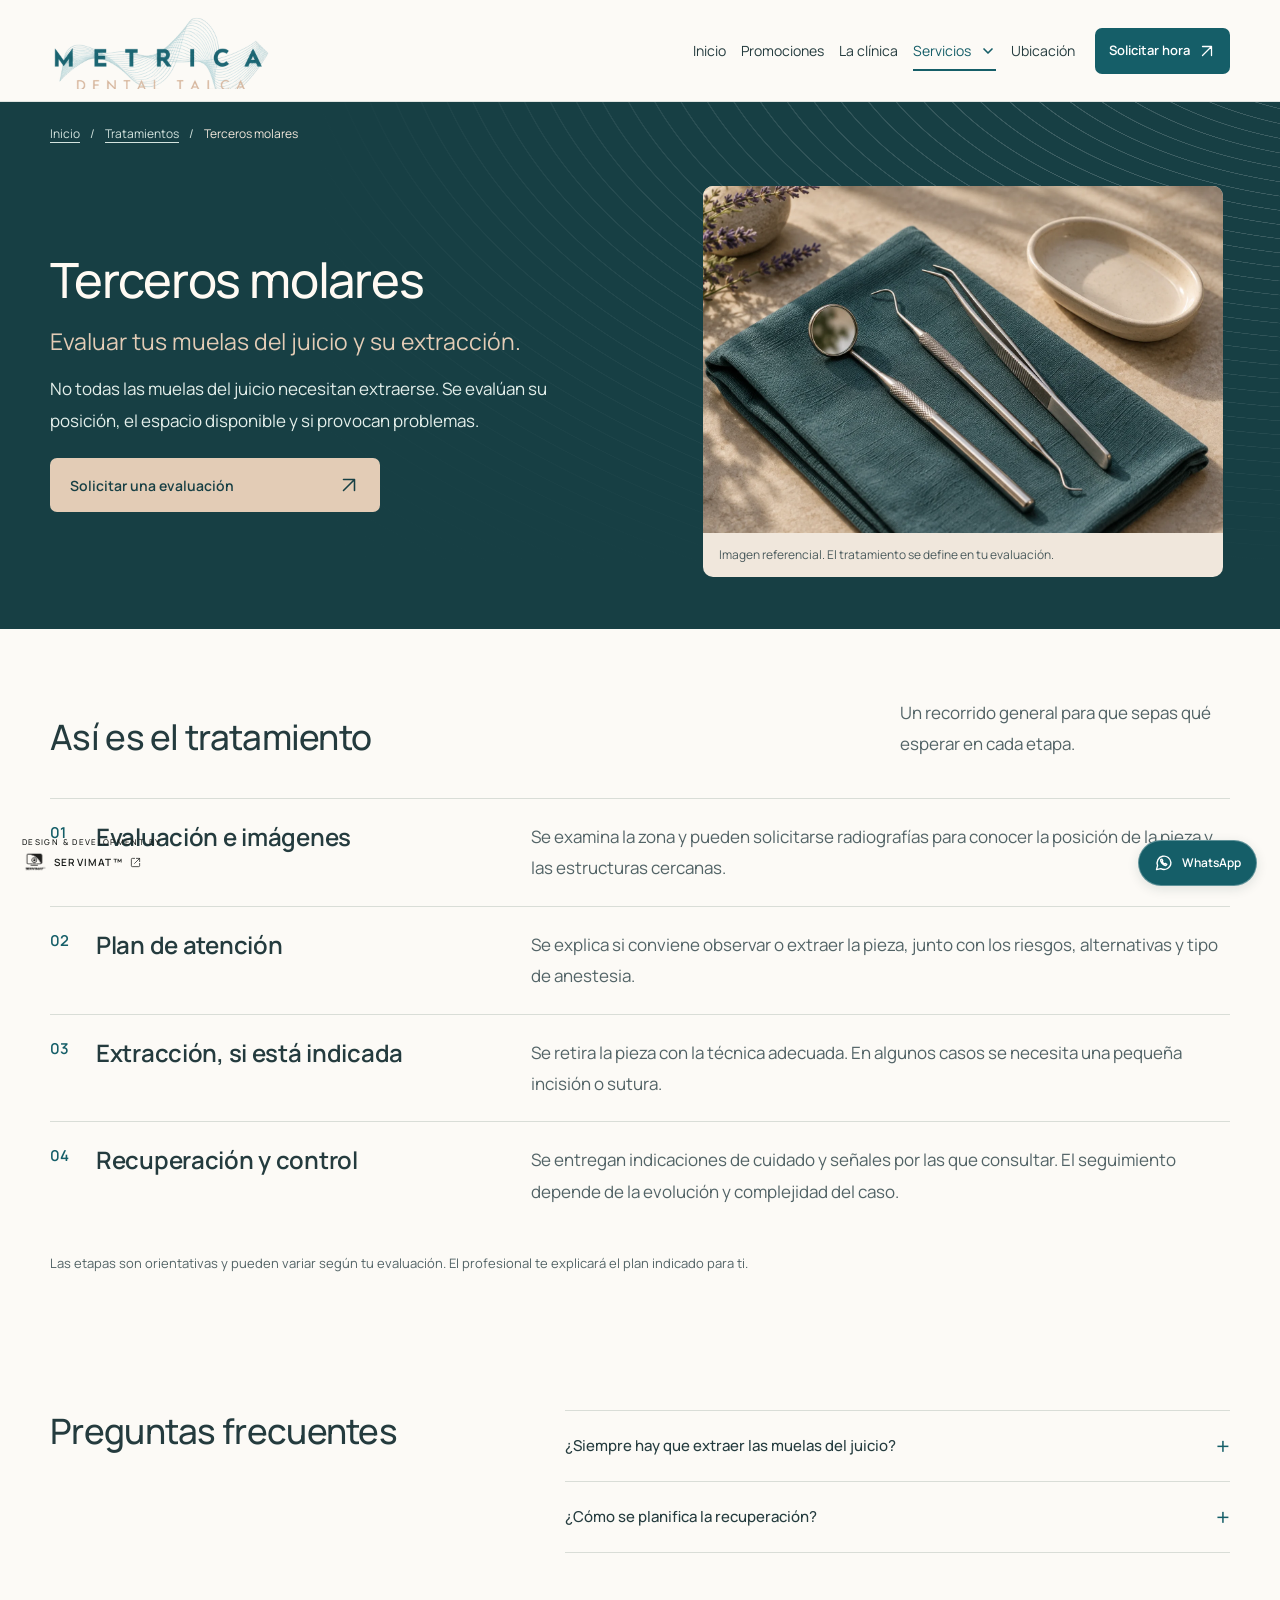
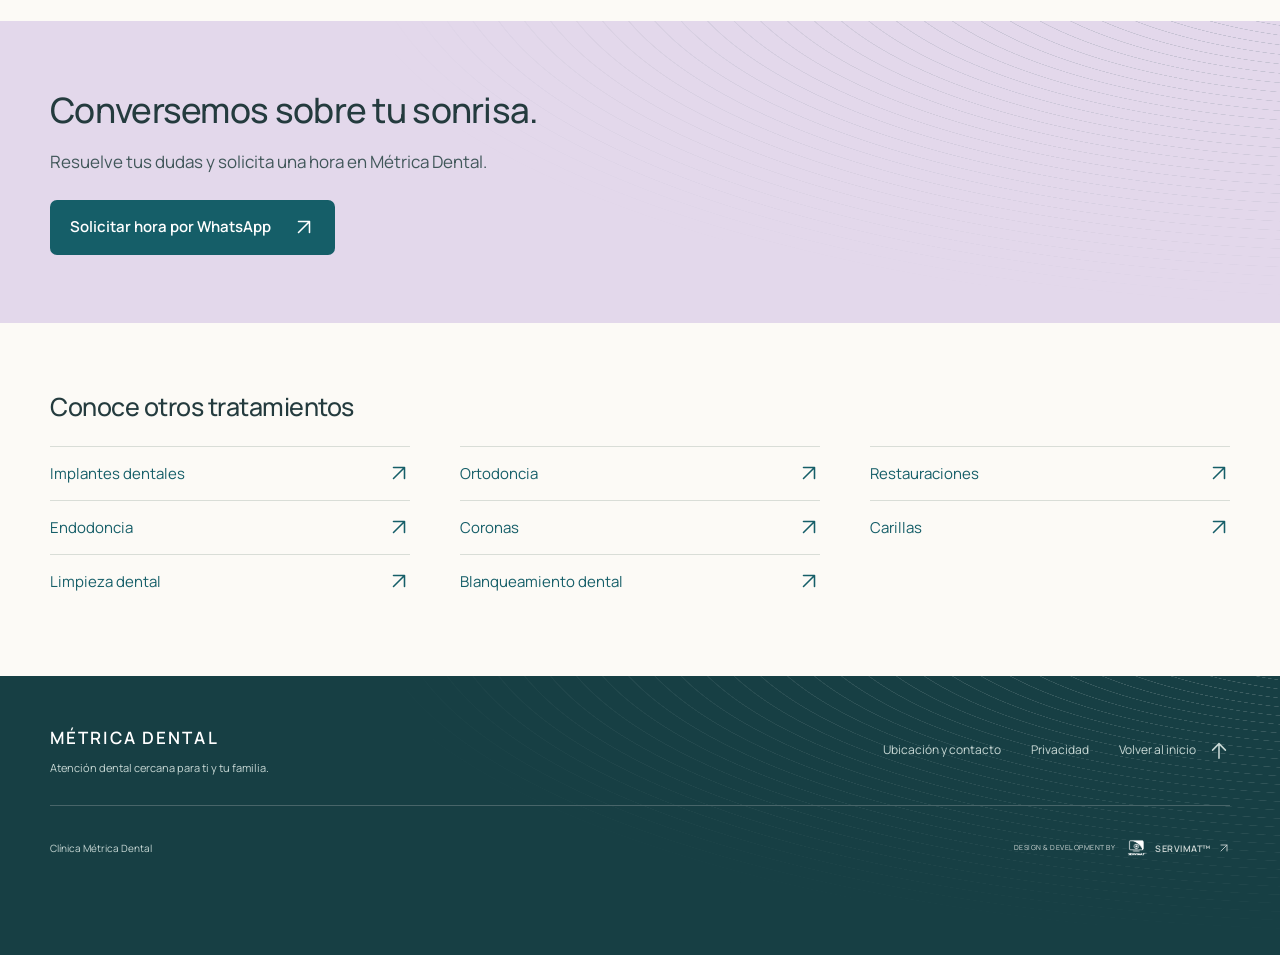
<file: site/terceros-molares.html>
<!doctype html>
<html lang="es-CL">
<head>
  <meta charset="utf-8">
  <meta name="viewport" content="width=device-width, initial-scale=1, viewport-fit=cover">
  <meta name="robots" content="index, follow">
  <meta name="theme-color" content="#155e68">
  <title>Muelas del juicio y terceros molares | Métrica Dental</title>
  <meta name="description" content="Evalúa tus muelas del juicio y si es necesaria su extracción. Conoce la planificación, las etapas y los cuidados orientativos en Métrica Dental.">
  <meta property="og:title" content="Muelas del juicio y terceros molares | Métrica Dental">
  <meta property="og:description" content="Evalúa tus muelas del juicio y si es necesaria su extracción. Conoce la planificación, las etapas y los cuidados orientativos en Métrica Dental.">
  <meta property="og:type" content="website">
  <meta property="og:locale" content="es_CL">
  <link rel="canonical" href="https://metricadental.cl/terceros-molares">
  <meta property="og:url" content="https://metricadental.cl/terceros-molares">
  <meta property="og:site_name" content="Métrica Dental">
  <link rel="icon" href="favicon.ico?v=clinic-3" sizes="any">
  <link rel="icon" type="image/png" href="assets/favicon-clinica-transparente.png" sizes="192x192">
  <link rel="apple-touch-icon" href="assets/apple-touch-icon.png?v=clinic-2">
  <link rel="preload" href="assets/fonts/manrope-400.woff2" as="font" type="font/woff2" crossorigin>
  <link rel="preload" href="assets/fonts/manrope-600.woff2" as="font" type="font/woff2" crossorigin>
  <link rel="stylesheet" href="styles.css?v=a2c1ad1243ea">
  <link rel="stylesheet" href="service-layout.css?v=9ce09a1ab743">
  <script src="script.js?v=e5ef03a46805" defer></script>
  <script defer src="servimat-analytics.js?v=caead463fb84" data-measurement-id="G-Y4HKLNCCSP"></script>
  <!-- SEO BEGIN -->
  <meta property="og:image" content="https://metricadental.cl/assets/metrica-dental-social-v1.jpg">
  <meta property="og:image:secure_url" content="https://metricadental.cl/assets/metrica-dental-social-v1.jpg">
  <meta property="og:image:type" content="image/jpeg">
  <meta property="og:image:width" content="1200">
  <meta property="og:image:height" content="630">
  <meta property="og:image:alt" content="Métrica Dental: atención dental cercana para ti y tu familia.">
  <meta name="twitter:card" content="summary_large_image">
  <meta name="twitter:title" content="Muelas del juicio y terceros molares | Métrica Dental">
  <meta name="twitter:description" content="Evalúa tus muelas del juicio y si es necesaria su extracción. Conoce la planificación, las etapas y los cuidados orientativos en Métrica Dental.">
  <meta name="twitter:image" content="https://metricadental.cl/assets/metrica-dental-social-v1.jpg">
  <meta name="twitter:image:alt" content="Logo de Clínica Métrica Dental.">
  <script type="application/ld+json">
{
  "@context": "https://schema.org",
  "@graph": [
    {
      "@type": "Dentist",
      "@id": "https://metricadental.cl/#clinica",
      "name": "Métrica Dental",
      "url": "https://metricadental.cl/",
      "telephone": "+56949354494",
      "logo": {
        "@type": "ImageObject",
        "url": "https://metricadental.cl/assets/logo.webp"
      },
      "image": "https://metricadental.cl/assets/metrica-dental-social-v1.jpg",
      "address": {
        "@type": "PostalAddress",
        "streetAddress": "1 Sur 690, Edificio Plaza Talca",
        "addressLocality": "Talca",
        "addressCountry": "CL"
      },
      "sameAs": [
        "https://www.instagram.com/clinicametricadental/"
      ]
    },
    {
      "@type": "WebSite",
      "@id": "https://metricadental.cl/#website",
      "url": "https://metricadental.cl/",
      "name": "Métrica Dental",
      "inLanguage": "es-CL",
      "publisher": {
        "@id": "https://metricadental.cl/#clinica"
      }
    },
    {
      "@type": "WebPage",
      "@id": "https://metricadental.cl/terceros-molares#webpage",
      "url": "https://metricadental.cl/terceros-molares",
      "name": "Muelas del juicio y terceros molares | Métrica Dental",
      "description": "Evalúa tus muelas del juicio y si es necesaria su extracción. Conoce la planificación, las etapas y los cuidados orientativos en Métrica Dental.",
      "inLanguage": "es-CL",
      "isPartOf": {
        "@id": "https://metricadental.cl/#website"
      },
      "about": {
        "@id": "https://metricadental.cl/#clinica"
      },
      "mainEntity": {
        "@id": "https://metricadental.cl/terceros-molares#servicio"
      },
      "breadcrumb": {
        "@id": "https://metricadental.cl/terceros-molares#breadcrumb"
      }
    },
    {
      "@type": "Service",
      "@id": "https://metricadental.cl/terceros-molares#servicio",
      "name": "Terceros molares",
      "url": "https://metricadental.cl/terceros-molares",
      "serviceType": "Terceros molares",
      "description": "Evalúa tus muelas del juicio y si es necesaria su extracción. Conoce la planificación, las etapas y los cuidados orientativos en Métrica Dental.",
      "provider": {
        "@id": "https://metricadental.cl/#clinica"
      },
      "mainEntityOfPage": {
        "@id": "https://metricadental.cl/terceros-molares#webpage"
      }
    },
    {
      "@type": "BreadcrumbList",
      "@id": "https://metricadental.cl/terceros-molares#breadcrumb",
      "itemListElement": [
        {
          "@type": "ListItem",
          "position": 1,
          "name": "Inicio",
          "item": "https://metricadental.cl/"
        },
        {
          "@type": "ListItem",
          "position": 2,
          "name": "Terceros molares",
          "item": "https://metricadental.cl/terceros-molares"
        }
      ]
    }
  ]
}
  </script>
  <!-- SEO END -->
</head>
<body class="treatment-page service-cuidado">
  <a class="skip-link" href="#contenido">Saltar al contenido</a>
  <header class="site-header">
    <div class="header-inner wrap">
      <a class="brand" href="/#inicio" aria-label="Métrica Dental, inicio"><span class="logo-crop"><img src="assets/logo.webp" alt="Métrica Dental" width="660" height="610"></span></a>
      <div class="header-actions"><a class="header-home" href="/#inicio">Inicio</a><button class="menu-toggle" type="button" aria-expanded="false" aria-controls="navigation"><span>Menú</span><svg viewBox="0 0 24 24" aria-hidden="true"><path d="M4 8h16M4 16h16"/></svg></button></div>
      <nav id="navigation" class="navigation" aria-label="Navegación principal">
        <a href="/#inicio">Inicio</a>
        <a href="/#promociones">Promociones</a>
        <a href="/#clinica">La clínica</a>
        <details class="services-menu"><summary>Servicios <svg viewBox="0 0 16 16" aria-hidden="true"><path d="m4 6 4 4 4-4"/></svg></summary><div class="service-submenu">
              <a href="/implantes">Implantes dentales</a>
              <a href="/ortodoncia">Ortodoncia</a>
              <a href="/restauraciones">Restauraciones</a>
              <a href="/endodoncia">Endodoncia</a>
              <a href="/terceros-molares" aria-current="page">Terceros molares</a>
              <a href="/coronas">Coronas</a>
              <a href="/carillas">Carillas</a>
              <a href="/limpieza-dental">Limpieza dental</a>
              <a href="/blanqueamiento">Blanqueamiento dental</a>
              <a class="all-services" href="/#tratamientos">Ver todos los servicios <svg class="icon-arrow icon-arrow-ne" viewBox="0 0 24 24" aria-hidden="true" focusable="false"><path d="M6 18 18 6M6 6h12v12"/></svg></a>
        </div></details>
        <a href="/#contacto">Ubicación</a>
        <a class="button button-small" href="https://wa.me/56949354494?text=Hola%2C%20me%20interesa%20el%20tratamiento%20de%20terceros%20molares%20en%20M%C3%A9trica%20Dental.%20Quisiera%20solicitar%20una%20hora." target="_blank" rel="noopener noreferrer">Solicitar hora <svg class="icon-arrow icon-arrow-ne" viewBox="0 0 24 24" aria-hidden="true" focusable="false"><path d="M6 18 18 6M6 6h12v12"/></svg></a>
      </nav>
    </div>
  </header>
  <main id="contenido">
    <div class="service-intro">
      <nav class="breadcrumbs wrap" aria-label="Ruta de navegación"><a href="/#inicio">Inicio</a><span aria-hidden="true">/</span><a href="/#tratamientos">Tratamientos</a><span aria-hidden="true">/</span><span aria-current="page">Terceros molares</span></nav>
      <section class="service-hero wrap" id="inicio" aria-labelledby="hero-title"><div><h1 id="hero-title">Terceros molares</h1><p class="service-lead">Evaluar tus muelas del juicio y su extracción.</p><p>No todas las muelas del juicio necesitan extraerse. Se evalúan su posición, el espacio disponible y si provocan problemas.</p><a class="button" href="https://wa.me/56949354494?text=Hola%2C%20me%20interesa%20el%20tratamiento%20de%20terceros%20molares%20en%20M%C3%A9trica%20Dental.%20Quisiera%20solicitar%20una%20hora." target="_blank" rel="noopener noreferrer">Solicitar una evaluación <svg class="icon-arrow icon-arrow-ne" viewBox="0 0 24 24" aria-hidden="true" focusable="false"><path d="M6 18 18 6M6 6h12v12"/></svg></a></div><figure class="treatment-photo"><img src="assets/cuidado-dental-referencial.webp" alt="Imagen referencial de instrumental odontológico" width="1536" height="1024"><figcaption>Imagen referencial. El tratamiento se define en tu evaluación.</figcaption></figure>
      </section>
    </div>
    <section class="service-process section wrap" id="proceso" aria-labelledby="process-title"><div class="section-heading"><h2 id="process-title">Así es el tratamiento</h2><p>Un recorrido general para que sepas qué esperar en cada etapa.</p></div><ol class="journey-list"><li id="paso-01"><span class="journey-number" aria-hidden="true">01</span><div class="journey-copy"><h3>Evaluación e imágenes</h3><p>Se examina la zona y pueden solicitarse radiografías para conocer la posición de la pieza y las estructuras cercanas.</p></div></li><li id="paso-02"><span class="journey-number" aria-hidden="true">02</span><div class="journey-copy"><h3>Plan de atención</h3><p>Se explica si conviene observar o extraer la pieza, junto con los riesgos, alternativas y tipo de anestesia.</p></div></li><li id="paso-03"><span class="journey-number" aria-hidden="true">03</span><div class="journey-copy"><h3>Extracción, si está indicada</h3><p>Se retira la pieza con la técnica adecuada. En algunos casos se necesita una pequeña incisión o sutura.</p></div></li><li id="paso-04"><span class="journey-number" aria-hidden="true">04</span><div class="journey-copy"><h3>Recuperación y control</h3><p>Se entregan indicaciones de cuidado y señales por las que consultar. El seguimiento depende de la evolución y complejidad del caso.</p></div></li></ol><p class="clinical-note">Las etapas son orientativas y pueden variar según tu evaluación. El profesional te explicará el plan indicado para ti.</p></section><section class="faq section wrap" id="preguntas" aria-labelledby="faq-title"><h2 id="faq-title">Preguntas frecuentes</h2><div class="faq-list"><details><summary>¿Siempre hay que extraer las muelas del juicio?<span aria-hidden="true">+</span></summary><p>No. Se evalúan su posición, el espacio disponible y los problemas que puedan provocar antes de indicar una extracción.</p></details><details><summary>¿Cómo se planifica la recuperación?<span aria-hidden="true">+</span></summary><p>Se entregan indicaciones y se define el seguimiento según la complejidad del procedimiento y la evolución de cada persona.</p></details></div></section><section class="service-invitation section"><div class="wrap"><h2>Conversemos sobre tu sonrisa.</h2><p>Resuelve tus dudas y solicita una hora en Métrica Dental.</p><a class="button" href="https://wa.me/56949354494?text=Hola%2C%20me%20interesa%20el%20tratamiento%20de%20terceros%20molares%20en%20M%C3%A9trica%20Dental.%20Quisiera%20solicitar%20una%20hora." target="_blank" rel="noopener noreferrer">Solicitar hora por WhatsApp <svg class="icon-arrow icon-arrow-ne" viewBox="0 0 24 24" aria-hidden="true" focusable="false"><path d="M6 18 18 6M6 6h12v12"/></svg></a></div></section><section class="related section wrap" aria-labelledby="related-title"><h2 id="related-title">Conoce otros tratamientos</h2><nav aria-label="Otros tratamientos"><a href="/implantes">Implantes dentales <svg class="icon-arrow icon-arrow-ne" viewBox="0 0 24 24" aria-hidden="true" focusable="false"><path d="M6 18 18 6M6 6h12v12"/></svg></a><a href="/ortodoncia">Ortodoncia <svg class="icon-arrow icon-arrow-ne" viewBox="0 0 24 24" aria-hidden="true" focusable="false"><path d="M6 18 18 6M6 6h12v12"/></svg></a><a href="/restauraciones">Restauraciones <svg class="icon-arrow icon-arrow-ne" viewBox="0 0 24 24" aria-hidden="true" focusable="false"><path d="M6 18 18 6M6 6h12v12"/></svg></a><a href="/endodoncia">Endodoncia <svg class="icon-arrow icon-arrow-ne" viewBox="0 0 24 24" aria-hidden="true" focusable="false"><path d="M6 18 18 6M6 6h12v12"/></svg></a><a href="/coronas">Coronas <svg class="icon-arrow icon-arrow-ne" viewBox="0 0 24 24" aria-hidden="true" focusable="false"><path d="M6 18 18 6M6 6h12v12"/></svg></a><a href="/carillas">Carillas <svg class="icon-arrow icon-arrow-ne" viewBox="0 0 24 24" aria-hidden="true" focusable="false"><path d="M6 18 18 6M6 6h12v12"/></svg></a><a href="/limpieza-dental">Limpieza dental <svg class="icon-arrow icon-arrow-ne" viewBox="0 0 24 24" aria-hidden="true" focusable="false"><path d="M6 18 18 6M6 6h12v12"/></svg></a><a href="/blanqueamiento">Blanqueamiento dental <svg class="icon-arrow icon-arrow-ne" viewBox="0 0 24 24" aria-hidden="true" focusable="false"><path d="M6 18 18 6M6 6h12v12"/></svg></a></nav></section>
  </main>
  <footer class="site-footer" id="footer">
    <div class="wrap footer-top"><div><p class="footer-name">MÉTRICA DENTAL</p><p>Atención dental cercana para ti y tu familia.</p></div><a href="/#contacto">Ubicación y contacto</a><a href="/privacidad">Privacidad</a><a href="/#inicio">Volver al inicio <svg class="icon-arrow icon-arrow-up" viewBox="0 0 24 24" aria-hidden="true" focusable="false"><path d="M12 20V4m-7 7 7-7 7 7"/></svg></a></div>
    <div class="wrap footer-bottom"><small>Clínica Métrica Dental</small><div class="servimat-credit-row"><span>DESIGN &amp; DEVELOPMENT BY</span><a class="servimat-credit" href="https://somosservimat.cl/" target="_blank" rel="noopener noreferrer" aria-label="Diseño y desarrollo por SERVIMAT (abre otra pestaña)"><img src="assets/servimat.png" alt="" width="834" height="834"><strong>SERVIMAT™</strong><svg class="icon-arrow icon-arrow-ne" viewBox="0 0 24 24" aria-hidden="true" focusable="false"><path d="M6 18 18 6M6 6h12v12"/></svg></a></div></div>
  </footer>
  <a class="servimat-watermark" href="https://somosservimat.cl/" target="_blank" rel="noopener noreferrer" aria-label="Diseño y desarrollo por SERVIMAT (abre otra pestaña)"><span class="servimat-watermark-label">DESIGN &amp; DEVELOPMENT BY</span><span class="servimat-brand"><img src="assets/servimat.png" alt="" width="834" height="834"><strong>SERVIMAT™</strong><svg class="icon-arrow icon-arrow-ne" viewBox="0 0 24 24" aria-hidden="true" focusable="false"><path d="M14 3h7v7m0-7L10 14M10 3H5a2 2 0 0 0-2 2v14a2 2 0 0 0 2 2h14a2 2 0 0 0 2-2v-5"/></svg></span></a>
  <a class="whatsapp-float" href="https://wa.me/56949354494?text=Hola%2C%20me%20interesa%20el%20tratamiento%20de%20terceros%20molares%20en%20M%C3%A9trica%20Dental.%20Quisiera%20solicitar%20una%20hora." target="_blank" rel="noopener noreferrer" aria-label="Contactar por WhatsApp (abre otra pestaña)"><svg viewBox="0 0 24 24" aria-hidden="true"><path d="M20.3 11.5a8.3 8.3 0 0 1-12.2 7.3L3 20l1.3-4.9a8.3 8.3 0 1 1 16-3.6Z"/><path d="M8.1 7.7c-.8 2.4 2.4 6.8 5.4 7.3.8.1 1.5-.3 1.9-1.4l-2-1.1-.9.8a7.2 7.2 0 0 1-2.6-3l.6-.9-1-2Z"/></svg><span>WhatsApp</span></a>

</body>
</html>
</file>
<file: site/styles.css>
@font-face { font-family: Manrope; src: url('assets/fonts/manrope-400.woff2') format('woff2'); font-weight: 400; font-display: swap; }
@font-face { font-family: Manrope; src: url('assets/fonts/manrope-500.woff2') format('woff2'); font-weight: 500; font-display: swap; }
@font-face { font-family: Manrope; src: url('assets/fonts/manrope-600.woff2') format('woff2'); font-weight: 600; font-display: swap; }
@font-face { font-family: Manrope; src: url('assets/fonts/manrope-700.woff2') format('woff2'); font-weight: 700; font-display: swap; }

:root {
  --teal: #155e68;
  --deep: #173f44;
  --sand: #d8c1aa;
  --sand-light: #eee5da;
  --lilac: #e8e1ee;
  --paper: #fafaf7;
  --ink: #24383b;
  --muted: #58676a;
  --line: #d8dfdb;
  --font: Manrope, 'Segoe UI', Arial, sans-serif;
  --curves-on-dark: repeating-radial-gradient(ellipse at 111% -28%, transparent 0 16px, #ffffff2b 16.5px 17.5px, transparent 18px 25px);
  --curves-on-light: repeating-radial-gradient(ellipse at 111% -28%, transparent 0 16px, #173f4426 16.5px 17.5px, transparent 18px 25px);
}
* { box-sizing: border-box; }
html { scroll-behavior: smooth; scroll-padding-top: 106px; }
body { margin: 0; background: var(--paper); color: var(--ink); font: 400 15px/1.7 var(--font); }
img, video { max-width: 100%; display: block; }
a { color: inherit; text-decoration: none; }
button { font: inherit; color: inherit; }
svg { display: block; fill: none; stroke: currentColor; stroke-width: 1.65; stroke-linecap: round; stroke-linejoin: round; }
h1, h2, h3, p, figure { margin: 0; }
h1, h2, h3 { font-weight: 600; letter-spacing: -.04em; }
h1 { font-size: clamp(31px, 8.7vw, 40px); line-height: 1.18; }
h2 { font-size: 28px; line-height: 1.25; }
h3 { font-size: 18px; line-height: 1.35; }
a, button, summary { -webkit-tap-highlight-color: transparent; }
:focus-visible { outline: 3px solid #956213; outline-offset: 5px; }
.wrap { width: min(1180px, calc(100% - 40px)); margin-inline: auto; }
.section { padding-block: 52px; }
.button { min-height: 50px; display: inline-flex; align-items: center; justify-content: space-between; gap: 22px; padding: 14px 19px; border: 1px solid transparent; border-radius: 5px; background: var(--teal); color: white; font-size: 13px; font-weight: 600; line-height: 1.5; transition: background .18s ease; }
.button > span { font-size: 20px; font-weight: 400; line-height: 1; }
.button-small { min-height: 44px; }
.button-sand { color: var(--deep); background: var(--sand-light); }
.text-link { display: inline-flex; align-items: center; justify-content: space-between; gap: 16px; min-height: 44px; color: var(--teal); font-size: 13px; font-weight: 600; }
.text-link > span { font-size: 20px; font-weight: 400; }
.skip-link { position: fixed; top: 8px; left: 8px; padding: 12px; background: white; z-index: 100; transform: translateY(-180%); }
.skip-link:focus { transform: none; }

/* Navigation is available without JavaScript. */
.site-header { position: sticky; top: 0; z-index: 30; background: var(--paper); border-bottom: 1px solid var(--line); }
.header-inner { display: flex; align-items: center; justify-content: space-between; flex-wrap: wrap; gap: 12px; padding-block: 12px; }
.brand { display: inline-flex; flex-shrink: 0; }
.logo-crop { position: relative; display: block; width: 145px; height: 51px; overflow: hidden; }
.logo-crop img { position: absolute; width: 145px; max-width: none; height: auto; top: -37px; left: 0; }
.menu-toggle { display: none; align-items: center; gap: 10px; min-height: 44px; padding: 10px 0 10px 12px; background: transparent; border: 0; font-size: 12px; cursor: pointer; }
.menu-toggle svg { width: 22px; height: 22px; }
.js .menu-toggle { display: flex; }
.navigation { display: flex; flex-direction: column; width: 100%; padding: 5px 0 12px; }
.navigation > a { display: flex; align-items: center; min-height: 46px; padding: 10px 8px; font-size: 14px; }
.navigation > .button { padding-inline: 16px; margin-top: 10px; }
.js .navigation { display: none; }
.js .navigation.is-open { display: flex; }
.header-actions { display: flex; align-items: center; gap: 14px; }
.header-home { display: inline-flex; align-items: center; min-height: 44px; font-size: 12px; color: var(--teal); text-decoration: underline; text-underline-offset: 4px; }
.header-actions .menu-toggle { padding-left: 0; }
.services-menu { position: relative; }
.services-menu > summary { display: flex; align-items: center; justify-content: space-between; gap: 9px; min-height: 46px; padding: 10px 8px; font-size: 14px; cursor: pointer; list-style: none; }
.services-menu > summary::-webkit-details-marker { display: none; }
.services-menu > summary svg { width: 16px; height: 16px; }
.services-menu[open] > summary svg { transform: rotate(180deg); }
.service-submenu { padding: 5px 12px; background: #edf2ef; border-left: 2px solid var(--teal); }
.service-submenu a { display: flex; align-items: center; gap: 16px; min-height: 44px; padding: 9px 10px; font-size: 13px; }
.service-submenu .all-services { border-top: 1px solid #cbd8d2; margin-top: 5px; color: var(--teal); font-weight: 600; }
.navigation [aria-current="page"] { color: var(--teal); font-weight: 700; }
.service-submenu [aria-current="page"] { background: #dce7e1; }
@media (max-width: 1099px) {
  .js .navigation { max-height: calc(100vh - 100px); max-height: calc(100svh - 100px); overflow-y: auto; overscroll-behavior: contain; }
}
@media (min-width: 1100px) {
  .header-actions { display: none; }
  .services-menu > summary { padding-inline: 0; font-size: 12px; }
  .service-submenu { position: absolute; z-index: 31; top: 100%; left: -16px; width: 275px; padding: 10px; max-height: calc(100vh - 110px); overflow-y: auto; border: 1px solid var(--line); background: var(--paper); box-shadow: 0 12px 28px #173f441a; }
}
@media (hover: hover) and (pointer: fine) {
  .service-submenu a:hover { background: #e2ebe5; }
  .services-menu > summary:hover { color: var(--teal); }
}

/* Copy and photography have separate space, without overlays. */
.hero { display: grid; gap: 29px; padding-top: 32px; padding-bottom: 27px; }
.hero h1 { max-width: 20ch; }
.hero-description { margin-top: 18px; color: var(--muted); font-size: 15px; line-height: 1.7; max-width: 46ch; }
.hero .button { margin-top: 23px; width: 100%; max-width: 345px; }
.hero-helper { margin-top: 10px; font-size: 11px; color: var(--muted); }
.hero-photo { min-width: 0; }
.hero-image { position: relative; aspect-ratio: 1.6; overflow: hidden; border-radius: 7px; background: #d5e1df; }
.hero-image img { width: 100%; height: 132%; max-width: none; object-fit: cover; object-position: 45% top; }
.hero-photo figcaption { display: flex; gap: 15px; align-items: center; justify-content: space-between; font-size: 10px; color: var(--muted); padding-top: 6px; }
.hero-photo figcaption a { display: grid; place-items: center; width: 44px; height: 44px; flex-shrink: 0; color: var(--teal); font-size: 21px; }
.quick-links { border-top: 1px solid var(--line); border-bottom: 1px solid var(--line); }
.quick-links a { display: flex; align-items: center; justify-content: space-between; gap: 16px; padding: 18px 0; font-size: 14px; font-weight: 600; }
.quick-links a + a { border-top: 1px solid var(--line); }
.quick-links small { display: block; font-weight: 500; color: var(--muted); font-size: 8px; letter-spacing: .09em; margin-bottom: 3px; }
.quick-links a > span:last-child { font-size: 22px; color: var(--teal); font-weight: 400; }
.about { display: grid; gap: 26px; }
.about-copy p { color: var(--muted); }
.about-copy .lead { font-size: 19px; line-height: 1.55; color: var(--ink); margin-bottom: 15px; }
.about-copy .text-link { margin-top: 17px; }
.section-heading { display: grid; gap: 18px; margin-bottom: 26px; }
.section-heading > p, .section-description { color: var(--muted); font-size: 14px; }
.section-description { margin-top: 16px; }
.treatments { background: #f0f3f0; }
.treatment-list { border-bottom: 1px solid var(--line); }
.treatment { display: grid; grid-template-columns: 21px 1fr 20px; align-items: start; gap: 12px; border-top: 1px solid var(--line); padding: 22px 0; }
.treatment h3 { font-size: 19px; margin-bottom: 7px; }
.treatment p { font-size: 13px; color: var(--muted); max-width: 36ch; }
.treatment-index { font-size: 10px; color: var(--muted); padding-top: 4px; }
.row-arrow { color: var(--teal); font-size: 21px; line-height: 1.5; }
.treatment-highlight { padding: 23px 16px; margin-bottom: 12px; background: var(--teal); color: white; border: 0; border-radius: 6px; }
.treatment-highlight p, .treatment-highlight .treatment-index, .treatment-highlight .row-arrow { color: #e3eeeb; }
.treatment-label { display: block; margin-top: 16px; font-size: 8px; letter-spacing: .09em; }

.implants { background: var(--deep); color: white; }
.implants :focus-visible, .site-footer :focus-visible { outline-color: var(--sand-light); }
.implants .section-heading > p { color: #d6e1df; }
.implant-layout { display: grid; gap: 28px; }
.video-figure { min-width: 0; }
.video-figure video { width: 100%; aspect-ratio: 16/9; height: auto; background: #0d2e32; border-radius: 6px; }
.video-figure figcaption { display: flex; flex-wrap: wrap; justify-content: space-between; gap: 4px 12px; color: #d6e1df; font-size: 10px; margin-top: 10px; }
.video-figure figcaption > span { color: #b8cecb; }
.implant-detail h3 { font-size: 23px; line-height: 1.4; max-width: 21ch; margin-bottom: 16px; }
.implant-detail p { color: #d6e1df; font-size: 14px; }
.implant-detail .implant-note { color: #bdcecc; font-size: 12px; border-left: 2px solid #8aacab; padding-left: 15px; margin-top: 19px; }
.implant-detail .button { margin-top: 24px; }
.campaign-section { padding-bottom: 5px; }
.campaign { display: grid; gap: 25px; padding: 29px 24px; border-radius: 7px; background: var(--lilac); }
.campaign h2 { font-size: 26px; }
.campaign p { margin-top: 17px; color: var(--muted); font-size: 14px; max-width: 47ch; }
.campaign-action { display: flex; flex-direction: column; gap: 12px; align-items: flex-start; }
.campaign-note { font-size: 10px; color: var(--muted); }
.campaign .button { width: 100%; max-width: 300px; }
.faq { display: grid; gap: 26px; }
.faq-list { border-top: 1px solid var(--line); }
.faq-list details { border-bottom: 1px solid var(--line); }
.faq-list summary { display: flex; justify-content: space-between; gap: 20px; align-items: center; padding: 20px 0; list-style: none; font-size: 14px; font-weight: 600; line-height: 1.6; cursor: pointer; }
.faq-list summary::-webkit-details-marker { display: none; }
.faq-list summary > span { font-size: 24px; line-height: 1; color: var(--teal); font-weight: 400; flex-shrink: 0; }
.faq-list details[open] summary > span { transform: rotate(45deg); }
.faq-list details > p { padding: 0 18px 23px 0; color: var(--muted); font-size: 13px; }

.contact { background: #f0f3f0; }
.contact-layout { display: grid; gap: 32px; }
.contact-copy > p { margin-top: 20px; color: var(--muted); max-width: 43ch; }
.contact-phone { display: inline-flex; min-height: 48px; gap: 20px; align-items: center; margin-top: 13px; color: var(--teal); font-weight: 600; font-size: 24px; letter-spacing: -.03em; }
.contact-phone > span { font-weight: 400; font-size: 22px; }
.contact-channel { display: block; font-size: 11px; color: var(--muted); }
.contact-copy .privacy-note { max-width: 50ch; font-size: 11px; margin-top: 26px; }
.location { background: var(--sand-light); padding: 26px 23px; border-radius: 7px; }
.location-pin { width: 28px; height: 28px; color: var(--teal); margin-bottom: 22px; }
.location address { font-size: 25px; font-weight: 600; font-style: normal; line-height: 1.3; letter-spacing: -.025em; }
.location address > span { display: block; margin-top: 9px; font-weight: 400; font-size: 15px; line-height: 1.6; letter-spacing: 0; }
.location .text-link { margin-top: 13px; font-size: 12px; }
.location-social { margin-top: 23px; padding-top: 20px; border-top: 1px solid #cfbfaf; display: flex; flex-direction: column; }
.location-social > span { font-size: 10px; color: var(--muted); }
.location-social a { display: inline-flex; min-height: 44px; align-items: center; gap: 15px; font-size: 13px; font-weight: 600; color: var(--teal); }

/* Permanent footer credit replaces the floating signature near the end. */
.site-footer { background: var(--deep); color: white; padding: 37px 0 calc(85px + env(safe-area-inset-bottom, 0px)); }
.footer-top { display: flex; flex-wrap: wrap; gap: 20px 28px; padding-bottom: 22px; border-bottom: 1px solid #486569; }
.footer-top > div { flex-basis: 100%; }
.footer-name { font-size: 17px; letter-spacing: .12em; font-weight: 600; margin-bottom: 6px; }
.footer-top p:not(.footer-name) { font-size: 11px; color: #c8d8d5; }
.footer-top > a { display: inline-flex; align-items: center; gap: 12px; min-height: 44px; font-size: 12px; color: #c8d8d5; }
.footer-bottom { display: flex; flex-direction: column; gap: 19px; padding-top: 22px; }
.footer-bottom > small { font-size: 10px; color: #c8d8d5; }
.servimat-credit-row { display: flex; align-items: center; flex-wrap: wrap; gap: 7px 10px; color: #d0d9d7; }
.servimat-credit-row > span { font-size: 7px; letter-spacing: .07em; }
.servimat-credit { display: inline-flex; align-items: center; gap: 7px; width: max-content; min-height: 44px; }
.servimat-credit img { width: 23px; height: 23px; object-fit: contain; }
.servimat-credit strong { font-size: 9px; font-weight: 600; letter-spacing: .06em; }
.servimat-credit > span { font-size: 12px; }

/* The floating credit uses the same transparent lockup as Trueno. */
.servimat-watermark {
  position: fixed;
  z-index: 60;
  left: calc(22px + env(safe-area-inset-left, 0px));
  bottom: calc(22px + env(safe-area-inset-bottom, 0px));
  display: flex;
  flex-direction: column;
  align-items: flex-start;
  justify-content: center;
  gap: 4px;
  max-width: calc(100vw - 120px);
  min-width: 44px;
  min-height: 44px;
  color: #171a18;
  transition: opacity .28s ease, color .24s ease, visibility .28s ease;
}
.servimat-watermark-label {
  font-size: 8px;
  font-weight: 500;
  line-height: 1;
  letter-spacing: .17em;
  white-space: nowrap;
}
.servimat-brand { display: flex; align-items: center; gap: 7px; }
.servimat-brand img {
  width: auto;
  height: 25px;
  flex: none;
  object-fit: contain;
  filter: brightness(0);
  opacity: .88;
  transition: opacity .24s ease, transform .24s ease;
}
.servimat-brand strong { font-size: 10px; line-height: 1; letter-spacing: .12em; font-weight: 600; white-space: nowrap; }
.servimat-watermark.is-on-dark { color: white; }
.servimat-watermark.is-on-dark img { filter: brightness(0) invert(1); }
.servimat-watermark.is-on-dark:focus-visible { outline-color: #e9bf94; }
.servimat-watermark.is-on-mixed :is(.servimat-watermark-label, strong) {
  -webkit-text-stroke: 1.2px #171a18;
  paint-order: stroke fill;
}
@media (max-width: 700px) {
  .servimat-watermark {
    left: calc(15px + env(safe-area-inset-left, 0px));
    bottom: calc(15px + env(safe-area-inset-bottom, 0px));
    gap: 3px;
    max-width: calc(100vw - 104px);
  }
  .servimat-watermark-label { font-size: 7px; letter-spacing: .14em; }
  .servimat-brand img { height: 21px; }
}
.servimat-watermark.is-hidden { opacity: 0; visibility: hidden; pointer-events: none; }
html:not(.js) .servimat-watermark { display: none; }
@media (hover: hover) and (pointer: fine) and (prefers-reduced-motion: no-preference) {
  .servimat-watermark:is(:hover, :focus-visible) img { opacity: 1; transform: translateY(-1px); }
  .servimat-watermark:is(:hover, :focus-visible) .icon-arrow { transform: translate(2px, -2px); }
}
.whatsapp-float { position: fixed; z-index: 50; right: max(15px, env(safe-area-inset-right, 0px)); bottom: calc(14px + env(safe-area-inset-bottom, 0px)); display: flex; align-items: center; gap: 8px; min-height: 46px; padding: 11px 15px; color: white; background: var(--teal); border: 1px solid #ffffff50; border-radius: 30px; box-shadow: 0 3px 12px #132f331f; font-size: 11px; font-weight: 600; }
.whatsapp-float svg { width: 20px; height: 20px; }
.legal { max-width: 760px; padding-block: 45px 70px; }
.legal h1 { font-size: 34px; }
.legal h2 { font-size: 23px; margin: 32px 0 14px; }
.legal p { margin-top: 15px; color: var(--muted); }
.legal .notice { padding: 18px; margin-top: 23px; background: var(--lilac); border-radius: 5px; font-size: 13px; }
.back-link { font-size: 12px; min-height: 44px; display: inline-flex; align-items: center; }

@media (hover: hover) and (pointer: fine) {
  .button:hover, .whatsapp-float:hover { background: var(--deep); }
  .button-sand:hover { background: var(--sand); }
  .text-link:hover, .navigation > a:not(.button):hover, .location-social a:hover, .contact-phone:hover, .footer-top > a:hover { text-decoration: underline; text-underline-offset: 5px; }
  .treatment:not(.treatment-highlight):hover h3, .quick-links a:hover { color: var(--teal); }
  .treatment-highlight:hover { background: var(--deep); }
  .servimat-credit:hover { text-decoration: underline; text-underline-offset: 3px; }
}
@media (min-width: 600px) {
  .wrap { width: min(1180px, calc(100% - 64px)); }
  .section { padding-block: 66px; }
  .hero { padding-top: 42px; gap: 32px; }
  .hero h1 { font-size: 42px; }
  .hero-copy { max-width: 570px; }
  .hero-image { aspect-ratio: 1.9; }
  .quick-links { display: grid; grid-template-columns: repeat(3,1fr); }
  .quick-links a { padding: 22px 15px; font-size: 12px; align-items: flex-start; }
  .quick-links a:first-child { padding-left: 0; }
  .quick-links a:last-child { padding-right: 0; }
  .quick-links a + a { border-top: 0; border-left: 1px solid var(--line); }
  .quick-links small { font-size: 7px; }
  .treatment-list { display: grid; grid-template-columns: 1fr 1fr; column-gap: 28px; }
  .treatment { padding-block: 25px; }
  .treatment-highlight { margin: 0; padding-inline: 15px; }
  .treatment h3 { font-size: 18px; }
  .treatment p { font-size: 12px; }
  .campaign { padding: 35px; }
  .campaign-section { padding-bottom: 0; }
  .contact-layout { grid-template-columns: 1fr 1fr; gap: 32px; }
  .contact-phone { font-size: 22px; }
  .location { padding: 28px; }
  .footer-top { align-items: center; gap: 30px; }
  .footer-top > div { flex: 1; }
  .footer-bottom { flex-direction: row; justify-content: space-between; align-items: center; }
  .whatsapp-float { right: 23px; font-size: 12px; }
}
@media (min-width: 900px) {
  h2 { font-size: 35px; }
  .section { padding-block: 88px; }
  .hero { grid-template-columns: 1fr 1fr; align-items: center; gap: 55px; padding-top: 46px; padding-bottom: 33px; }
  .hero h1 { font-size: clamp(40px, 3.75vw, 52px); line-height: 1.18; }
  .hero-description { font-size: 15px; margin-top: 25px; }
  .hero .button { width: auto; margin-top: 29px; }
  .hero-image { height: 425px; aspect-ratio: auto; }
  .hero-photo figcaption { font-size: 10px; }
  .quick-links a { font-size: 14px; padding: 23px 28px; align-items: center; }
  .quick-links small { font-size: 8px; }
  .about { grid-template-columns: 1fr 1fr; gap: 80px; }
  .about-copy .lead { font-size: 21px; }
  .section-heading { display: flex; align-items: end; justify-content: space-between; gap: 60px; margin-bottom: 38px; }
  .section-heading > p { max-width: 330px; }
  .treatment-list { column-gap: 55px; }
  .treatment { grid-template-columns: 26px 1fr 24px; gap: 20px; padding-block: 28px; }
  .treatment h3 { font-size: 21px; }
  .treatment p { font-size: 13px; }
  .treatment-highlight { padding-inline: 22px; }
  .implant-layout { grid-template-columns: 1.28fr 1fr; gap: 58px; align-items: center; }
  .implant-detail h3 { font-size: 25px; }
  .video-figure figcaption { font-size: 11px; }
  .campaign-section { padding-bottom: 0; }
  .campaign { grid-template-columns: 1.4fr 1fr; align-items: center; gap: 70px; padding: 43px 47px; }
  .campaign h2 { font-size: 32px; }
  .campaign-action { justify-self: end; }
  .campaign .button { width: auto; }
  .faq { grid-template-columns: .85fr 1.3fr; gap: 80px; }
  .faq-list summary { font-size: 15px; }
  .faq-list details > p { font-size: 14px; }
  .contact-layout { grid-template-columns: 1fr 1fr; gap: 100px; }
  .contact-phone { font-size: 30px; }
  .location { padding: 36px 40px; }
  .location address { font-size: 30px; }
  .location-social { margin-top: 20px; }
  .footer-top { padding-bottom: 28px; }
  .footer-bottom { padding-top: 20px; }
  .site-footer { padding-top: 48px; }
}
/* Service-led landing: the clinic and its procedures lead the experience. */
.hero-actions { margin-top: 24px; display: flex; flex-direction: column; align-items: flex-start; gap: 8px; }
.hero-actions .button { margin: 0; width: 100%; }
.hero-actions .text-link { font-size: 12px; }
.hero-specialty { min-width: 0; overflow: hidden; background: var(--sand-light); border-radius: 8px; }
.specialty-heading { display: flex; justify-content: space-between; gap: 10px; padding: 19px 20px 0; color: var(--teal); font-size: 8px; letter-spacing: .09em; font-weight: 600; }
.hero-specialty > img { width: 100%; height: auto; }
.hero-specialty figcaption { display: flex; align-items: center; justify-content: space-between; padding: 0 20px 17px; }
.hero-specialty figcaption div { display: grid; gap: 5px; }
.hero-specialty figcaption span { color: var(--muted); font-size: 8px; letter-spacing: .07em; }
.hero-specialty figcaption strong { font-weight: 600; font-size: 19px; }
.hero-specialty figcaption a { display: grid; place-items: center; min-width: 44px; min-height: 44px; font-size: 25px; color: var(--teal); }
.services { background: #edf2ef; }
.service-grid { display: grid; grid-template-columns: 1fr 1fr; column-gap: 22px; }
.service-link { display: flex; flex-direction: column; min-width: 0; padding: 24px 0 22px; border-top: 1px solid #cbd8d2; }
.service-icon { color: var(--teal); margin-bottom: 16px; }
.service-icon svg { width: 40px; height: 40px; stroke-width: 1.4; }
.service-link h3 { font-size: 17px; line-height: 1.3; letter-spacing: -.025em; margin-bottom: 9px; }
.service-link p { font-size: 13px; line-height: 1.65; color: var(--muted); margin-bottom: 18px; }
.service-more { display: flex; align-items: center; gap: 6px; font-size: 10px; font-weight: 700; color: var(--teal); margin-top: auto; }
.service-more span { font-size: 17px; }
.implant-guide { background: var(--paper); }
.implant-intro { display: grid; gap: 28px; }
.implant-visual { min-width: 0; }
.implant-visual img { width: 100%; height: auto; border-radius: 7px; }
.implant-visual > span { display: block; font-size: 10px; color: var(--muted); padding-top: 7px; }
.implant-benefits h3 { font-size: 22px; max-width: 27ch; }
.implant-benefits ul { list-style: none; padding: 0; margin: 18px 0; }
.implant-benefits li { padding: 16px 0; border-bottom: 1px solid var(--line); color: var(--muted); font-size: 14px; }
.implant-benefits li strong { color: var(--ink); font-weight: 600; }
.clinical-note { font-size: 12px; color: var(--muted); line-height: 1.7; }
.process-heading { border-top: 1px solid var(--line); margin-top: 36px; padding-top: 32px; }
.process-heading > span { color: var(--teal); font-size: 9px; letter-spacing: .08em; font-weight: 600; }
.process-heading h3 { font-size: 24px; margin-top: 10px; }
.implant-steps { list-style: none; margin: 25px 0 0; padding: 0; }
.implant-steps li { display: grid; grid-template-columns: 42px 1fr; gap: 17px; position: relative; padding-bottom: 29px; }
.implant-steps li:not(:last-child)::before { content: ''; position: absolute; width: 1px; background: #bed2cf; top: 42px; bottom: 0; left: 20px; }
.step-number { display: grid; align-items: center; justify-items: center; width: 42px; height: 42px; border-radius: 50%; color: var(--teal); background: #e0ebe6; font-size: 13px; font-weight: 600; }
.step-label { display: block; font-size: 9px; font-weight: 700; letter-spacing: .06em; color: var(--teal); margin: 0 0 6px; }
.implant-steps h3 { font-size: 21px; margin-bottom: 11px; }
.implant-steps p { color: var(--muted); font-size: 14px; line-height: 1.75; }
.implant-video-row { padding: 24px; background: var(--deep); color: #fff; display: grid; gap: 20px; border-radius: 8px; margin-top: 9px; }
.implant-video-row h3 { font-size: 22px; }
.implant-video-row p { color: #d6e1df; font-size: 13px; margin-top: 12px; }
.implant-video-row video { aspect-ratio: 16 / 9; width: 100%; height: auto; border-radius: 5px; background: #163438; object-fit: contain; }
.implant-video-row :focus-visible { outline-color: var(--sand-light); }
.guide-end { padding-top: 25px; display: flex; flex-direction: column; gap: 17px; align-items: flex-start; }
.guide-end p { font-size: 14px; color: var(--muted); }
.procedures { background: #edf2ef; }
.procedure-list { border-top: 1px solid #cbd8d2; }
.procedure { border-bottom: 1px solid #cbd8d2; }
.procedure > summary { display: flex; gap: 15px; align-items: center; padding: 21px 0; cursor: pointer; list-style: none; }
.procedure > summary::-webkit-details-marker { display: none; }
.procedure-icon { color: var(--teal); }
.procedure-icon svg { width: 33px; height: 33px; stroke-width: 1.5; }
.procedure summary strong { display: block; font-weight: 600; font-size: 17px; line-height: 1.4; letter-spacing: -.025em; }
.procedure summary small { display: block; font-size: 10px; color: var(--muted); margin-top: 5px; }
.procedure-toggle { margin-left: auto; color: var(--teal); font-size: 27px; flex-shrink: 0; font-weight: 400; }
.procedure[open] .procedure-toggle { transform: rotate(45deg); }
.procedure-content { padding: 0 0 22px; }
.procedure-intro { font-size: 14px; line-height: 1.75; max-width: 76ch; color: var(--muted); padding-bottom: 23px; }
.procedure-steps { display: grid; gap: 23px; padding: 0; margin: 0; list-style: none; }
.procedure-steps li { display: flex; gap: 13px; }
.procedure-steps li > span { color: var(--teal); font-size: 12px; font-weight: 600; padding-top: 3px; }
.procedure-steps h4 { font-size: 15px; font-weight: 600; margin: 0 0 7px; }
.procedure-steps p { margin: 0; font-size: 14px; color: var(--muted); }
.process-note { margin-top: 22px; }
.promotions { background: var(--paper); }
.promotion-grid { display: grid; gap: 24px; }
.promotion-card { overflow: hidden; border-radius: 8px; display: flex; flex-direction: column; background: #eee7f3; }
.promotion-limpieza { background: var(--sand-light); }
.promotion-top { display: flex; justify-content: space-between; flex-wrap: wrap; align-items: center; gap: 10px; padding: 21px 23px 0; font-size: 8px; font-weight: 600; color: var(--teal); letter-spacing: .055em; }
.promotion-tag { border: 1px solid #abb8b7; border-radius: 30px; padding: 5px 9px; }
.promotion-copy { padding: 24px 23px; flex: 1; display: flex; flex-direction: column; align-items: flex-start; }
.promotion-copy h3 { font-size: 26px; max-width: 18ch; }
.promotion-copy .promotion-price { font-size: 44px; font-weight: 600; letter-spacing: -.05em; line-height: 1.3; color: var(--deep); margin-top: 16px; }
.promotion-price span { font-size: 12px; font-weight: 400; letter-spacing: 0; }
.price-description { font-size: 12px; color: var(--muted); }
.monthly-price { display: flex; justify-content: space-between; gap: 15px; width: 100%; align-items: center; border-top: 1px solid #cbc2d3; border-bottom: 1px solid #cbc2d3; padding: 13px 0; margin-top: 22px; font-size: 12px; }
.monthly-price strong { font-size: 20px; font-weight: 600; }
.promotion-copy h4 { font-size: 12px; margin: 23px 0 9px; font-weight: 700; }
.promotion-copy ul { padding: 0 0 0 17px; margin: 0 0 24px; font-size: 13px; color: #465457; line-height: 1.75; }
.promotion-copy li { padding: 3px 0; }
.promotion-copy .button { width: 100%; margin-top: auto; font-size: 12px; }
.promotion-copy .text-link { font-size: 12px; margin-top: 8px; }
.promotion-poster { width: 100%; margin-top: 13px; border-top: 1px solid #c9c2c7; }
.promotion-poster summary { font-size: 10px; cursor: pointer; padding: 16px 0 4px; min-height: 44px; color: var(--muted); }
.promotion-poster img { margin-top: 15px; width: 100%; height: auto; border-radius: 4px; }
.promotion-conditions { margin-top: 21px; font-size: 11px; color: var(--muted); max-width: 100ch; }
.location-map { margin-top: 30px; }
.location-map iframe { display: block; width: 100%; height: 310px; border: 0; border-radius: 8px; background: #e0e5df; }
.location-map figcaption { display: flex; flex-wrap: wrap; justify-content: space-between; gap: 7px 16px; align-items: center; margin-top: 8px; color: var(--muted); font-size: 10px; }
.location-map figcaption a { display: inline-flex; min-height: 44px; align-items: center; color: var(--teal); }
@media (max-width: 599px) {
  .whatsapp-float { width: 48px; height: 48px; padding: 0; justify-content: center; }
  .whatsapp-float > span { display: none; }
}
@media (hover: hover) and (pointer: fine) {
  .service-link:hover h3, .procedure > summary:hover strong { color: var(--teal); }
  .service-link:hover .service-more { text-decoration: underline; text-underline-offset: 4px; }
}
@media (min-width: 600px) {
  .hero-actions { flex-direction: row; flex-wrap: wrap; gap: 5px 25px; align-items: center; }
  .hero-actions .button { width: auto; }
  .hero-specialty { max-width: 650px; }
  .service-grid { grid-template-columns: repeat(3, 1fr); gap: 0 30px; }
  .service-link { padding-block: 27px; }
  .service-link h3 { font-size: 19px; }
  .service-link p { font-size: 13px; }
  .service-more { font-size: 11px; }
  .implant-intro { grid-template-columns: 1fr 1fr; align-items: center; gap: 30px; }
  .implant-benefits h3 { font-size: 24px; }
  .implant-benefits li { font-size: 13px; padding-block: 13px; }
  .process-heading { margin-top: 45px; padding-top: 35px; }
  .implant-steps li { grid-template-columns: 56px 1fr; gap: 24px; padding-bottom: 31px; }
  .implant-steps li:not(:last-child)::before { left: 27px; top: 56px; }
  .step-number { width: 56px; height: 56px; font-size: 17px; }
  .implant-steps h3 { font-size: 24px; }
  .implant-steps p { max-width: 78ch; }
  .implant-video-row { grid-template-columns: .9fr 1fr; align-items: center; gap: 28px; padding: 28px; }
  .guide-end { flex-direction: row; align-items: center; justify-content: space-between; }
  .guide-end p { max-width: 32ch; }
  .procedure summary strong { font-size: 20px; }
  .procedure summary small { font-size: 12px; }
  .procedure-steps { grid-template-columns: 1fr 1fr; gap: 25px 35px; }
  .procedure-content { padding-left: 48px; padding-bottom: 30px; }
  .promotion-grid { grid-template-columns: 1fr 1fr; }
  .promotion-copy { padding: 24px; }
  .promotion-copy h3 { font-size: 25px; }
  .promotion-copy .button { font-size: 11px; padding-inline: 12px; gap: 10px; }
  .promotion-copy .text-link { font-size: 11px; }
  .promotion-copy ul { font-size: 12px; }
  .location-map iframe { height: 380px; }
}
@media (min-width: 900px) {
  .hero { gap: 60px; grid-template-columns: 1.05fr 1fr; }
  .hero-actions { margin-top: 28px; flex-direction: column; align-items: flex-start; gap: 10px; }
  .hero .hero-actions .button { margin: 0; }
  .hero-specialty figcaption { padding: 0 28px 24px; }
  .specialty-heading { padding: 25px 28px 0; font-size: 9px; }
  .hero-specialty figcaption strong { font-size: 22px; }
  .service-grid { gap: 0 48px; }
  .service-link { display: grid; grid-template-columns: 49px 1fr; gap: 0 18px; padding-block: 31px; }
  .service-icon { grid-row: 1 / 4; margin: 0; }
  .service-link h3 { font-size: 20px; }
  .service-link p { margin-bottom: 15px; }
  .implant-intro { grid-template-columns: 1fr 1fr; gap: 70px; }
  .implant-benefits h3 { font-size: 28px; }
  .implant-benefits li { font-size: 15px; padding-block: 17px; }
  .process-heading { margin-top: 55px; padding-top: 44px; }
  .process-heading h3 { font-size: 30px; }
  .implant-steps { max-width: 960px; margin-top: 35px; }
  .implant-steps li { gap: 32px; padding-bottom: 37px; }
  .implant-steps h3 { font-size: 27px; }
  .implant-steps p { font-size: 15px; }
  .implant-video-row { grid-template-columns: 1fr 1.1fr; gap: 65px; padding: 34px 40px; }
  .implant-video-row h3 { font-size: 28px; }
  .guide-end p { max-width: none; }
  .procedure > summary { padding-block: 25px; gap: 24px; }
  .procedure-icon svg { width: 40px; height: 40px; }
  .procedure summary strong { font-size: 23px; }
  .procedure-content { padding-left: 64px; padding-bottom: 37px; }
  .procedure-steps { gap: 30px 60px; }
  .procedure-steps h4 { font-size: 17px; }
  .procedure-steps p { font-size: 14px; }
  .promotion-grid { gap: 34px; }
  .promotion-top { padding: 28px 34px 0; font-size: 10px; }
  .promotion-copy { padding: 27px 34px 32px; }
  .promotion-copy h3 { font-size: 30px; max-width: none; }
  .promotion-copy .promotion-price { font-size: 53px; }
  .promotion-copy ul { font-size: 14px; }
  .promotion-copy .button, .promotion-copy .text-link { font-size: 13px; }
  .promotion-copy .button { padding-inline: 20px; }
  .promotion-copy h4 { font-size: 13px; }
  .promotion-conditions { font-size: 12px; }
  .location-map { margin-top: 40px; }
}
@media (prefers-reduced-motion: reduce) {
  html { scroll-behavior: auto; }
  *, *::before, *::after { transition: none !important; animation: none !important; }
}

/* Dedicated implant treatment page. */
.implant-campaign [hidden] { display: none !important; }
.implant-hero { display: grid; gap: 28px; padding-block: 35px 40px; }
.implant-hero h1 { max-width: 19ch; font-size: clamp(32px, 8.9vw, 42px); line-height: 1.16; }
.implant-hero h1 > span { color: var(--teal); }
.implant-hero-description { max-width: 49ch; margin-top: 20px; color: var(--muted); font-size: 14px; }
.implant-professional { padding-left: 15px; border-left: 2px solid var(--sand); margin-top: 23px; display: flex; flex-direction: column; gap: 4px; }
.implant-professional strong { font-size: 14px; font-weight: 600; }
.implant-hero-copy > .button { margin-top: 23px; width: 100%; }
.implant-hero-copy > .text-link { margin-top: 6px; }
.implant-film { min-width: 0; align-self: center; overflow: hidden; border-radius: 8px; background: var(--deep); color: #fff; }
.implant-film video { width: 100%; height: auto; aspect-ratio: 16 / 9; object-fit: contain; background: #eee5da; }
.implant-film figcaption { padding: 15px 18px 18px; color: #d4e0dd; font-size: 11px; }
.implant-film :focus-visible { outline-color: var(--sand); outline-offset: -4px; }
.implant-offer { background: var(--sand-light); }
/* Keep the offer's secondary copy readable on the approved sand background. */
.implant-offer .section-heading > p,
.implant-offer .price-breakdown small,
.implant-offer .offer-note { color: #4b5b5d; }
.offer-layout { display: grid; gap: 27px; }
.offer-prices { min-width: 0; }
.offer-price-row { padding: 23px 0; border-top: 1px solid #c9bbab; }
.offer-price-row h3 { font-size: 23px; }
.offer-price-row div > p { color: var(--muted); font-size: 12px; margin-top: 6px; }
.offer-amount { color: var(--deep); font-size: 40px; font-weight: 600; letter-spacing: -.05em; line-height: 1.25; margin-top: 14px; white-space: nowrap; }
.offer-amount > span { font-size: 11px; letter-spacing: 0; font-weight: 400; }
.offer-total { display: flex; align-items: center; flex-wrap: wrap; justify-content: space-between; gap: 16px; padding: 20px 0 0; border-top: 1px solid #c9bbab; }
.offer-total > span { font-size: 14px; font-weight: 600; }
.offer-total small { display: block; font-size: 10px; font-weight: 400; color: var(--muted); letter-spacing: 0; }
.offer-total > strong { font-weight: 600; font-size: 29px; letter-spacing: -.04em; }
.offer-total > strong > small { display: inline; }
.offer-included { background: var(--paper); padding: 25px 22px; border-radius: 7px; }
.offer-included h3 { font-size: 23px; max-width: 23ch; }
.offer-included ul { list-style: none; padding: 0; margin: 22px 0; }
.offer-included li { display: flex; align-items: center; justify-content: space-between; gap: 12px; padding: 11px 0; border-bottom: 1px solid var(--line); font-size: 13px; }
.offer-included li strong { color: var(--teal); font-size: 11px; font-weight: 600; }
.offer-included .button { width: 100%; gap: 12px; font-size: 12px; }
.offer-note { margin-top: 22px; max-width: 105ch; font-size: 11px; line-height: 1.8; color: var(--muted); }
.journey-list { list-style: none; padding: 0; margin: 30px 0 0; }
.journey-list > li { display: grid; grid-template-columns: 39px minmax(0,1fr); gap: 19px; padding: 29px 0; border-top: 1px solid var(--line); }
.journey-number { color: #427078; font-size: 29px; line-height: 1; letter-spacing: -.07em; font-weight: 400; }
.journey-copy h3 { font-size: 23px; line-height: 1.3; margin-bottom: 13px; max-width: 24ch; }
.journey-copy > p { color: var(--muted); font-size: 14px; max-width: 70ch; }
.journey-detail { display: block; color: var(--teal); font-size: 11px; font-weight: 600; margin-top: 16px; }
.journey-copy img { width: 100%; height: auto; border-radius: 6px; margin-top: 22px; }
.journey-end { padding: 24px 0 0; border-top: 1px solid var(--line); display: flex; flex-direction: column; gap: 20px; }
.journey-end p { font-size: 15px; color: var(--muted); }
.journey-end strong { color: var(--ink); font-weight: 600; }
.journey-end .button { font-size: 12px; }
.implant-payment { background: var(--lilac); }
.payment-layout { display: grid; gap: 24px; }
.payment-layout > div > p { color: var(--muted); font-size: 15px; max-width: 47ch; }
.payment-layout .payment-detail { font-size: 12px !important; margin-top: 14px; }
.payment-layout .text-link { margin-top: 15px; }
.secondary-promotions { border-top: 1px solid var(--line); border-bottom: 1px solid var(--line); }
.secondary-promotions > summary { display: flex; align-items: center; justify-content: space-between; gap: 18px; min-height: 64px; padding: 17px 0; font-size: 14px; font-weight: 600; cursor: pointer; list-style: none; }
.secondary-promotions > summary::-webkit-details-marker { display: none; }
.secondary-promotions > summary > span:last-child { font-size: 27px; color: var(--teal); font-weight: 400; }
.secondary-promotions[open] > summary > span:last-child { transform: rotate(45deg); }
.secondary-promotions .promotion-grid { padding-top: 14px; }
.secondary-promotions .promotion-conditions { margin-bottom: 24px; }
.clinical-cases-grid { display: grid; gap: 25px; }
@media (min-width: 600px) {
  .implant-hero { padding-block: 44px; gap: 34px; }
  .implant-hero-copy > .button { width: auto; }
  .implant-hero-copy > .text-link { display: flex; width: max-content; }
  .implant-film { max-width: 700px; width: 100%; }
  .implant-film figcaption { padding-inline: 24px; }
  .offer-price-row { display: grid; grid-template-columns: 1fr auto; align-items: center; gap: 24px; }
  .offer-amount { margin-top: 0; }
  .offer-included { padding: 29px; }
  .offer-included h3 { max-width: none; }
  .journey-list > li { grid-template-columns: 64px minmax(0,1fr); gap: 28px; padding-block: 32px; }
  .journey-number { font-size: 45px; }
  .journey-copy h3 { font-size: 27px; max-width: none; }
  .journey-end { flex-direction: row; align-items: center; justify-content: space-between; gap: 35px; }
  .journey-end .button { max-width: 290px; }
  .payment-layout { grid-template-columns: 1fr 1fr; gap: 35px; }
  .clinical-cases-grid { grid-template-columns: 1fr 1fr; }
}
@media (min-width: 900px) {
  .implant-hero { grid-template-columns: 1fr 1fr; align-items: center; gap: 55px; padding-block: 58px 65px; }
  .implant-hero h1 { font-size: clamp(40px, 3.8vw, 53px); }
  .implant-hero-description { font-size: 15px; }
  .implant-professional { margin-top: 24px; }
  .implant-hero-copy > .text-link { margin-top: 9px; }
  .implant-film figcaption { font-size: 12px; padding-block: 21px; }
  .offer-layout { grid-template-columns: 1.15fr 1fr; gap: 50px; }
  .offer-price-row { padding-block: 26px; }
  .offer-price-row h3 { font-size: 25px; }
  .offer-amount { font-size: 42px; }
  .offer-included { padding: 31px; }
  .offer-included li { font-size: 14px; padding-block: 14px; }
  .offer-total { padding-top: 27px; }
  .offer-total > strong { font-size: 34px; }
  .offer-note { margin-top: 28px; font-size: 12px; }
  .journey-list > li { grid-template-columns: 140px minmax(0,1fr); gap: 50px; padding-block: 42px; }
  .journey-number { font-size: 64px; }
  .journey-copy h3 { font-size: 30px; }
  .journey-copy > p { font-size: 15px; }
  .journey-detail { font-size: 12px; }
  .journey-end { padding-top: 32px; }
  .journey-end p { font-size: 18px; }
  .journey-end .button { max-width: none; font-size: 13px; }
  .payment-layout { gap: 90px; }
}

/* Clinic homepage and individual treatment pages. */
[hidden] { display: none !important; }
.clinic-values { padding: 0; margin: 24px 0 0; list-style: none; }
.clinic-values li { display: grid; gap: 5px; padding-block: 17px; border-top: 1px solid var(--line); }
.clinic-values strong { font-size: 17px; font-weight: 600; }
.clinic-values span { color: var(--muted); font-size: 14px; }
.breadcrumbs { display: flex; flex-wrap: wrap; align-items: center; gap: 2px 10px; padding-top: 16px; font-size: 11px; color: var(--muted); }
.breadcrumbs a { display: inline-flex; min-height: 44px; align-items: center; text-decoration: underline; text-underline-offset: 4px; }
.breadcrumbs [aria-current] { color: var(--ink); }
.page-index { display: flex; flex-wrap: wrap; gap: 0 25px; border-top: 1px solid var(--line); padding-block: 14px; }
.page-index a { display: inline-flex; min-height: 44px; align-items: center; color: var(--teal); font-size: 13px; text-decoration: underline; text-underline-offset: 5px; }
.service-hero { display: grid; gap: 30px; padding-block: 25px 45px; }
.service-hero h1 { font-size: clamp(34px, 9vw, 52px); }
.service-lead { font-size: 21px; line-height: 1.5; color: var(--teal); margin-top: 20px; max-width: 35ch; }
.service-hero p:not(.service-lead) { margin-top: 17px; color: var(--muted); max-width: 60ch; font-size: 14px; }
.service-hero .button { margin-top: 25px; }
.service-overview { background: var(--sand-light); padding: 25px; }
.service-overview .service-icon { display: block; }
.service-overview h2 { font-size: 21px; }
.service-overview ol { list-style: none; padding: 0; margin: 20px 0 0; }
.service-overview li { border-top: 1px solid #c9bbab; }
.service-overview a { display: flex; align-items: center; gap: 14px; min-height: 50px; font-size: 13px; }
.service-overview a > span { color: var(--teal); font-size: 10px; }
.service-process .journey-list { margin-bottom: 22px; }
.service-promotion { background: #f0f3f0; }
.service-promotion-layout { display: grid; gap: 28px; }
.service-promotion-layout > div > p { color: var(--muted); margin-top: 20px; }
.service-promotion .promotion-card { width: 100%; }
.service-invitation { background: var(--sand-light); }
.service-invitation p { margin-top: 15px; color: var(--muted); }
.service-invitation .button { margin-top: 23px; }
.related h2 { font-size: 25px; margin-bottom: 24px; }
.related nav { display: grid; }
.related a { display: flex; align-items: center; justify-content: space-between; gap: 15px; min-height: 50px; padding-block: 12px; border-top: 1px solid var(--line); font-size: 14px; color: var(--teal); }
.finance-section { background: var(--deep); color: var(--paper); }
.finance-layout { display: grid; gap: 20px; }
.finance-number { font-size: clamp(110px, 31vw, 190px); line-height: .9; font-weight: 600; letter-spacing: -.085em; color: var(--sand); }
.finance-copy h2 { max-width: 24ch; font-size: 29px; line-height: 1.35; }
.finance-copy h2 strong { display: block; color: var(--sand); font-weight: 600; }
.finance-copy > p { color: #d6e1df; margin-top: 22px; max-width: 43ch; }
.finance-copy .finance-note { font-size: 12px; }
.finance-copy .text-link { color: var(--sand-light); margin-top: 14px; }
.finance-section :focus-visible { outline-color: var(--sand); }
.guarantee { display: grid; gap: 24px; }
.guarantee p { color: var(--muted); max-width: 55ch; }
.guarantee p + p { margin-top: 18px; }
.guarantee strong { color: var(--ink); font-weight: 600; }
@media (hover: hover) and (pointer: fine) {
  .service-overview a:hover, .related a:hover { text-decoration: underline; text-underline-offset: 5px; }
}
@media (min-width: 600px) {
  .clinic-values li { grid-template-columns: 140px 1fr; gap: 20px; }
  .related nav { grid-template-columns: 1fr 1fr; column-gap: 30px; }
  .finance-layout { grid-template-columns: .65fr 1fr; align-items: center; gap: 50px; }
  .finance-number { font-size: 180px; }
  .service-promotion-layout { grid-template-columns: .8fr 1.2fr; gap: 30px; align-items: start; }
  .service-hero { padding-block: 35px 55px; }
}
@media (min-width: 900px) {
  .service-hero { grid-template-columns: 1.2fr .8fr; align-items: start; gap: 85px; padding-block: 38px 65px; }
  .service-lead { font-size: 26px; }
  .service-hero p:not(.service-lead) { font-size: 15px; }
  .service-overview { padding: 30px 35px; }
  .service-overview h2 { font-size: 25px; }
  .service-overview a { font-size: 14px; }
  .service-promotion-layout { grid-template-columns: 1fr 1fr; gap: 85px; }
  .related nav { grid-template-columns: repeat(3, 1fr); column-gap: 50px; }
  .finance-layout { grid-template-columns: .65fr 1fr; gap: 90px; }
  .finance-number { font-size: 250px; justify-self: center; }
  .finance-copy h2 { font-size: 39px; }
  .guarantee { grid-template-columns: 1fr 1fr; gap: 90px; }
}

/* Brief clinic introduction, then an extensible offer grid in document order. */
.home-promotions { padding-block: 0 42px; }
.promotions-heading { display: grid; gap: 14px; margin-bottom: 24px; }
.promotions-heading h2 { max-width: 23ch; font-size: 28px; }
.promotions-heading h2 span { color: var(--teal); }
.promotions-heading > p { max-width: 42ch; color: var(--muted); font-size: 14px; }
.promotion-showcase { display: grid; gap: 14px; }
.home-offer { display: flex; flex-direction: column; min-width: 0; padding: 24px; border-radius: 6px; color: var(--deep); background: var(--lilac); }
.home-offer h3 { max-width: 22ch; font-size: 24px; line-height: 1.25; }
.home-offer-price { margin-block: 14px 16px; font-size: clamp(41px, 11vw, 48px); line-height: 1.1; font-weight: 600; letter-spacing: -.055em; white-space: nowrap; }
.home-offer-includes { font-size: 13px; line-height: 1.65; }
.home-offer-detail { margin-top: 12px; font-size: 12px; line-height: 1.65; }
.home-offer-detail strong { white-space: nowrap; font-weight: 600; }
.home-offer-link { display: flex; align-items: center; justify-content: space-between; gap: 12px; min-height: 48px; padding-block: 12px; margin-top: 20px; border-top: 1px solid #173f4440; font-size: 13px; font-weight: 700; line-height: 1.5; }
.home-offer-link > span { font-size: 23px; line-height: 1; font-weight: 400; }
.home-offer-featured { background: var(--teal); color: white; }
.home-offer-featured .home-offer-price { color: var(--sand-light); font-size: clamp(49px, 13vw, 64px); }
.home-offer-breakdown { display: grid; grid-template-columns: 1fr 1fr; gap: 15px; padding-top: 16px; border-top: 1px solid #ffffff40; font-size: 12px; line-height: 1.6; }
.home-offer-breakdown strong { display: block; font-size: 17px; font-weight: 500; margin-top: 3px; }
.home-offer-featured .home-offer-includes { margin-top: 17px; color: #e0eeea; }
.home-offer-finance { display: flex; align-items: center; gap: 17px; margin-block: 22px; }
.home-offer-finance > strong { color: var(--sand-light); font-size: 64px; letter-spacing: -.065em; font-weight: 600; line-height: .9; }
.home-offer-finance > p { font-size: 20px; font-weight: 600; line-height: 1.3; }
.home-offer-finance p > span { display: block; max-width: 30ch; margin-top: 6px; font-size: 11px; font-weight: 400; line-height: 1.6; color: #e0eeea; }
.home-offer-featured .home-offer-link { padding-inline: 15px; margin-top: auto; border: 0; border-radius: 3px; color: var(--deep); background: var(--sand-light); }
.home-offer-featured :focus-visible { outline-color: var(--sand-light); }
.home-offer-lilac { color: var(--deep); background: var(--lilac); }
.home-offer-sand { color: var(--deep); background: var(--sand-light); }
.home-offer-sand h3 > span { white-space: nowrap; }
.home-promotions-note { margin-top: 18px; max-width: 110ch; color: var(--muted); font-size: 11px; line-height: 1.7; }
.clinic-intro { display: grid; gap: 18px; padding-block: 34px 32px; margin-bottom: 30px; border-bottom: 1px solid var(--line); }
.clinic-intro h1 { max-width: 24ch; font-size: clamp(31px, 8vw, 40px); }
.clinic-intro h1 > span { display: block; color: var(--teal); }
.clinic-intro p { max-width: 58ch; color: var(--muted); font-size: 14px; }
.clinic-intro p > strong { color: var(--ink); font-weight: 600; }
.clinic-intro .text-link { margin-top: 10px; }
@media (hover: hover) and (pointer: fine) {
  .home-offer-link:hover { text-decoration: underline; text-underline-offset: 4px; }
  .home-offer-featured .home-offer-link:hover { background: var(--sand); }
}
@media (min-width: 600px) {
  .home-promotions { padding-block: 0 50px; }
  .promotions-heading h2 { font-size: 32px; }
  .promotion-showcase { grid-template-columns: repeat(2, minmax(0, 1fr)); gap: 18px; }
  .home-offer { padding: 26px; }
  .home-offer-featured { grid-column: 1 / -1; }
  .promotion-showcase > .home-offer-featured ~ .home-offer:nth-child(n + 4):last-child:nth-child(even) { grid-column: 1 / -1; }
  .home-offer-featured .home-offer-price { font-size: 64px; }
  .home-offer-featured .home-offer-link { max-width: 340px; width: 100%; }
  .home-offer:not(.home-offer-featured) .home-offer-link { margin-top: auto; }
  .home-offer:not(.home-offer-featured) > p:last-of-type { margin-bottom: 20px; }
  .clinic-intro { padding-block: 40px 30px; }
}
@media (min-width: 1000px) {
  .promotions-heading { grid-template-columns: 1.15fr 1fr; align-items: center; gap: 70px; margin-bottom: 24px; }
  .promotions-heading h2 { max-width: none; font-size: 34px; }
  .promotions-heading > p { max-width: 40ch; font-size: 14px; }
  .promotion-showcase { grid-template-columns: 1.15fr 1fr; }
  .home-offer { padding: 26px 30px; }
  .home-offer-featured { grid-column: 1; grid-row: span 2; padding: 34px; }
  .home-offer-featured:only-child { grid-column: 1 / -1; grid-row: auto; }
  .home-offer-featured:first-child:nth-last-child(2) { grid-row: auto; }
  .home-offer-featured h3 { font-size: 30px; }
  .home-offer-featured .home-offer-price { margin-top: 20px; font-size: 76px; }
  .home-offer-featured .home-offer-includes { max-width: 45ch; }
  .home-offer-finance { margin-block: 30px; }
  .home-offer-finance > strong { font-size: 82px; }
  .home-offer-finance > p { font-size: 23px; }
  .home-offer-finance p > span { font-size: 12px; }
  .home-offer-top { display: grid; grid-template-columns: 1fr auto; align-items: start; gap: 15px; margin-bottom: 15px; }
  .home-offer-top h3 { font-size: 23px; }
  .home-offer-top .home-offer-price { font-size: 40px; margin: 0; }
  .home-offer-detail { margin-top: 10px; }
  .home-offer-link { font-size: 13px; }
  .home-offer:not(.home-offer-featured) > p:last-of-type { margin-bottom: 15px; }
  .clinic-intro { grid-template-columns: 1.15fr 1fr; align-items: center; gap: 70px; padding-block: 42px 34px; margin-bottom: 28px; }
  .clinic-intro h1 { max-width: 24ch; font-size: clamp(36px, 3.2vw, 44px); }
}

/* Price choices and disclosures keep the complete offer in the same place. */
.promotion-comparison { display: flex; align-items: center; flex-wrap: wrap; gap: 10px 18px; margin-top: 20px; font-size: 14px; }
.promotion-comparison s { text-decoration-thickness: 1px; font-size: 20px; margin-left: 4px; }
.promotion-comparison > strong { background: var(--lilac); color: var(--deep); padding: 5px 11px; border-radius: 3px; font-size: 13px; font-weight: 600; }
.price-options {
  --price-option-gap: 4px;
  --price-option-fill: var(--deep);
  --price-option-ink: white;
  position: relative;
  display: grid;
  grid-template-columns: repeat(2, minmax(0, 1fr));
  gap: var(--price-option-gap);
  padding: var(--price-option-gap);
  margin-top: 20px;
  border: 1px solid #173f4440;
  border-radius: 7px;
  width: max-content;
  max-width: 100%;
}
.price-options[hidden] { display: none; }
.price-options::before {
  content: '';
  position: absolute;
  inset-block: var(--price-option-gap);
  inset-inline-start: var(--price-option-gap);
  inline-size: calc((100% - 3 * var(--price-option-gap)) / 2);
  border-radius: 3px;
  background: var(--price-option-fill);
  pointer-events: none;
  transform: translateX(0);
  transition: transform .22s ease-in-out;
}
.price-options[data-selection="installments"]::before { transform: translateX(calc(100% + var(--price-option-gap))); }
.price-options button {
  position: relative;
  min-height: 44px;
  padding: 9px 16px;
  border: 0;
  background: transparent;
  border-radius: 3px;
  font-size: 13px;
  cursor: pointer;
  transition: color .11s step-end;
}
.price-options button[aria-pressed="true"] { color: var(--price-option-ink); }
.promotion-price { margin-block: 15px 16px; }
.promotion-price > strong { display: block; font-size: clamp(46px, 13vw, 64px); letter-spacing: -.06em; line-height: 1.2; font-weight: 600; }
.promotion-price > [data-price-amount] { font-variant-numeric: tabular-nums; }
.promotion-price > span { display: block; margin-top: 4px; font-size: 12px; }
.price-payment-note { font-size: 14px; line-height: 1.5; margin-bottom: 20px; }
.price-payment-note > span { display: block; font-size: 11px; line-height: 1.6; margin-top: 8px; }
.home-offer-featured .price-options { border-color: #ffffff66; }
.home-offer-featured .price-options, .implant-price-panel .price-options {
  --price-option-fill: var(--sand-light);
  --price-option-ink: var(--deep);
}
.home-offer-featured .promotion-price > strong { color: var(--sand-light); }
.home-offer-featured .price-payment-note > span { color: #e0eeea; }
.promotion-details { border-top: 1px solid #173f4440; margin-top: 16px; padding-block: 3px; }
.promotion-details > summary, .doctor-training > summary { min-height: 48px; display: flex; align-items: center; justify-content: space-between; gap: 18px; cursor: pointer; list-style: none; font-size: 13px; font-weight: 600; }
.promotion-details > summary::-webkit-details-marker, .doctor-training > summary::-webkit-details-marker { display: none; }
.promotion-details > summary > span, .doctor-training > summary > span { font-size: 23px; font-weight: 400; transition: transform .15s ease; }
.promotion-details[open] > summary > span, .doctor-training[open] > summary > span { transform: rotate(45deg); }
.promotion-details ul { padding-left: 18px; margin: 8px 0 16px; font-size: 13px; }
.promotion-details li + li { margin-top: 6px; }
.promotion-details > p { font-size: 12px; margin-block: 10px 14px; }
.home-offer-featured .promotion-details { border-color: #ffffff40; margin-bottom: 20px; }
.home-offer:not(.home-offer-featured) .promotion-details { margin-bottom: 12px; }
.home-implant-preview { margin-block: 8px 16px; }
.home-implant-preview > img { width: 100%; height: auto; border-radius: 4px; }
.home-implant-preview p { font-size: 11px; }
.jd-logo { width: 90px; height: auto; padding: 6px; background: white; border-radius: 4px; margin-bottom: 10px; }
.promotion-details > .illustration-note { font-size: 10px; }
.implant-promotion-layout { display: grid; gap: 26px; align-items: start; }
.promotion-visual { min-width: 0; background: #f8f3ec; border-radius: 6px; overflow: hidden; }
.implant-product { width: 100%; height: auto; }
.promotion-visual > figcaption { padding: 10px 20px; font-size: 10px; color: var(--muted); }
.implant-price-panel { min-width: 0; order: -1; }
.implant-price-panel > h3 { font-size: 24px; }
.implant-price-panel .button { width: 100%; margin-top: 24px; }
.price-breakdown { margin-block: 3px 12px; }
.price-breakdown > div { display: flex; justify-content: space-between; align-items: baseline; gap: 18px; margin-bottom: 15px; font-size: 13px; }
.price-breakdown dd { margin: 0; font-weight: 600; white-space: nowrap; }
.price-breakdown small { display: block; margin-top: 4px; font-size: 11px; color: var(--muted); }
.finance-installment { margin-top: 20px; font-size: 21px !important; }
.finance-installment > span { display: block; font-size: 12px; margin-top: 4px; }

/* The clinician belongs to the treatment page, with his actual portrait. */
.doctor-profile { display: grid; grid-template-columns: 90px 1fr; gap: 16px; align-items: center; margin-top: 25px; padding-top: 22px; border-top: 1px solid var(--line); }
.doctor-profile > img { width: 90px; height: 106px; object-fit: cover; border-radius: 4px; }
.doctor-profile h2 { font-size: 17px; line-height: 1.3; letter-spacing: -.03em; }
.doctor-profile p { font-size: 11px; margin-top: 6px; line-height: 1.6; color: var(--muted); }
.doctor-profile .doctor-specialty { color: var(--teal); font-weight: 600; }
.doctor-training { grid-column: 1 / -1; border-block: 1px solid var(--line); }
.doctor-training > summary { font-size: 12px; }
.doctor-training ul { padding-left: 18px; margin: 0 0 16px; color: var(--muted); font-size: 12px; }
.doctor-training li + li { margin-top: 7px; }

/* Honest draft spaces: real cases and clinic photography can replace each item. */
.clinical-cases { background: #f1edf3; }
.media-pending { color: var(--muted); font-size: 13px; margin-bottom: 23px; }
.clinical-cases-grid { display: grid; gap: 24px; }
.case-placeholder { min-width: 0; }
.case-image-slots { display: grid; grid-template-columns: 1fr 1fr; gap: 1px; min-height: 165px; border: 1px solid #cfc8d4; border-radius: 4px; overflow: hidden; background: #cfc8d4; }
.case-image-slots span { display: flex; align-items: flex-end; padding: 15px; font-size: 11px; color: #687066; background: #e6e3e6; }
.case-image-slots span + span { background: #eee9ee; }
.case-placeholder > p { font-size: 12px; color: var(--muted); padding-top: 10px; }
.clinical-note { color: var(--muted); font-size: 11px; margin-top: 23px; }
.case-photos { display: grid; grid-template-columns: 1fr 1fr; gap: 8px; }
.case-photos img { width: 100%; height: auto; aspect-ratio: 1; object-fit: contain; background: #eee; }
.case-photos figcaption { font-size: 12px; padding-top: 7px; }
.clinical-case h3 { margin-block: 18px 8px; font-size: 21px; }
.clinical-case > p { font-size: 13px; color: var(--muted); }
.clinic-gallery { padding-top: 0; }
.clinic-media-grid { display: grid; gap: 24px; }
.clinic-media-video video { width: 100%; height: auto; aspect-ratio: 16/9; background: var(--sand-light); border-radius: 5px; }
.clinic-media-video figcaption { padding-block: 18px 0; }
.clinic-media-video h3 { font-size: 21px; }
.clinic-media-video p { color: var(--muted); font-size: 13px; margin-top: 7px; }
.clinic-photo-slots { display: grid; grid-template-columns: 1fr 1fr; gap: 15px; }
.media-placeholder-art { display: grid; place-items: center; background: #e7eeea; aspect-ratio: 4 / 3; border: 1px solid #d3ddd6; border-radius: 4px; }
.media-placeholder-art svg { width: 38px; height: 38px; color: #82958c; stroke-width: 1; }
.media-placeholder:nth-child(2) .media-placeholder-art { background: var(--sand-light); border-color: #ded1c1; }
.media-placeholder figcaption { padding-top: 10px; font-size: 13px; }
.media-placeholder figcaption span { display: block; color: var(--muted); font-size: 10px; margin-top: 4px; }
.clinic-photo img { width: 100%; height: auto; border-radius: 4px; }
.clinic-photo figcaption { font-size: 12px; padding-top: 10px; color: var(--muted); }
@media (min-width: 600px) {
  .doctor-profile { grid-template-columns: 112px 1fr; }
  .doctor-profile > img { width: 112px; height: 120px; }
  .doctor-profile h2 { font-size: 20px; }
  .doctor-profile p { font-size: 12px; }
  .clinical-cases-grid { grid-template-columns: repeat(3, minmax(0, 1fr)); gap: 20px; }
  .case-image-slots { min-height: 160px; }
  .case-image-slots span { padding: 10px; }
  .promotion-visual { max-width: 500px; margin-inline: auto; }
}
@media (min-width: 900px) {
  .navigation, .js .navigation { gap: 13px; }
  .navigation > .button { padding-inline: 11px; gap: 10px; }
  .implant-promotion-layout { grid-template-columns: 1fr 1.05fr; gap: 55px; }
  .implant-price-panel { order: 0; }
  .promotion-price > strong { font-size: 72px; }
  .implant-price-panel > h3 { font-size: 28px; }
  .implant-price-panel .promotion-comparison { margin-top: 16px; }
  .implant-price-panel .promotion-price { margin-block: 20px; }
  .clinic-media-grid { grid-template-columns: 1.25fr 1fr; gap: 36px; align-items: start; }
  .case-image-slots { min-height: 230px; }
  .case-image-slots span { padding: 18px; }
}
@media (prefers-reduced-motion: reduce) {
  .promotion-details > summary > span, .doctor-training > summary > span { transition: none; }
}

@media (min-width: 1100px) {
  .header-inner { padding-block: 15px; flex-wrap: nowrap; }
  .logo-crop { width: 170px; height: 58px; }
  .logo-crop img { width: 170px; top: -44px; }
  .js .menu-toggle { display: none; }
  .navigation, .js .navigation { display: flex; flex-direction: row; align-items: center; width: auto; padding: 0; gap: 18px; }
  .navigation > a { font-size: 12px; padding: 10px 0; }
  .navigation > .button { margin: 0 0 0 5px; font-size: 11px; padding-inline: 14px; gap: 20px; }
}

/* Stronger brand colour, larger reading text and consistent vector arrows. */
:root { --sand-light: #ead9c7; --lilac: #d7c3e5; --terracotta: #a4563e; --plum: #634a72; }
html { scroll-padding-top: 120px; }
body { font-size: 16px; }
.icon-arrow { display: inline-block; width: 22px; height: 22px; vertical-align: middle; flex: 0 0 auto; stroke-width: 1.7; transition: transform .2s ease; }
.servimat-credit .icon-arrow { width: 12px; height: 12px; }
.servimat-watermark .icon-arrow { width: 11px; height: 11px; stroke-width: 1.6; }
.location-map .icon-arrow { width: 16px; height: 16px; }
.site-header { background: #f8f1e7; border-bottom-color: #cfbda8; }
.logo-crop { --logo-width: clamp(166px, 48vw, 190px); width: var(--logo-width); height: calc(var(--logo-width) * .352); }
.logo-crop img { width: var(--logo-width); top: calc(var(--logo-width) * -.257); }
.header-actions { gap: 12px; }
.header-home, .menu-toggle { font-size: 13px; }
.navigation { gap: 0; }
.navigation > a, .services-menu > summary { font-size: 15px; }
.service-submenu a { font-size: 14px; }
.button, .text-link { font-size: 15px; }
.button { padding-block: 15px; }
.clinic-intro-band { background: var(--deep); color: white; }
.clinic-intro { border: 0; margin-bottom: 0; padding-block: 35px; }
.clinic-intro h1 > span { color: #e7bf9b; }
.clinic-intro p { color: #e2ece8; font-size: 16px; }
.clinic-intro p > strong { color: white; }
.clinic-intro .text-link { color: #f2d9c0; margin-top: 14px; }
.clinic-intro-band :focus-visible, .services :focus-visible { outline-color: #e9bf94; }
.home-promotions { padding-block: 35px 48px; background: #f4ece2; }
.promotions-heading > p { font-size: 16px; }
.home-offer-lilac { background: #cdb3dc; }
.home-offer-sand { background: #dfb78f; }
.home-offer-includes { font-size: 15px; }
.home-offer-detail { font-size: 14px; }
.home-offer-link { font-size: 15px; }
.home-offer-top { column-gap: 24px; }
.home-offer-breakdown { font-size: 14px; }
.home-offer-breakdown strong { font-size: 19px; }
.home-promotions-note, .offer-note { font-size: 12px; }
.promotion-price > span, .price-options button { font-size: 14px; }
.price-payment-note { font-size: 16px; }
.price-payment-note > span { font-size: 12px; }
.promotion-details > summary { font-size: 15px; }
.promotion-details ul, .promotion-details > p { font-size: 14px; }
.promotion-comparison > strong { font-size: 14px; }
.price-breakdown > div { font-size: 15px; }
.price-breakdown small { font-size: 12px; }
.section-heading > p, .section-description, .journey-copy p, .faq-list details > p { font-size: 16px; }
.about-copy p, .clinic-values span, .contact-copy > p { font-size: 16px; }
.doctor-profile p, .doctor-training > summary, .doctor-training ul { font-size: 13px; }
.implant-hero-description { font-size: 16px; }
.page-index a, .related a { font-size: 15px; }
.breadcrumbs { font-size: 12px; }
.clinic-media-video p { font-size: 15px; }
.media-pending, .media-placeholder figcaption { font-size: 15px; }
.media-placeholder figcaption span, .case-placeholder > p { font-size: 12px; }
.clinical-note { font-size: 13px; }
.clinical-cases { background: #d9c9e0; }
.clinical-cases .section-heading > p, .clinical-cases .media-pending, .clinical-cases .clinical-note, .clinical-cases .case-placeholder > p { color: var(--ink); }
.case-image-slots { border-color: #b3a0be; background: #b3a0be; }
.case-image-slots span { color: #4e4257; background: #cbbcd3; font-size: 12px; }
.case-image-slots span + span { background: #e6dcec; }
.clinic-gallery { border-top: 2px solid var(--terracotta); padding-top: 32px; }
.media-placeholder-art { background: #c2d7cd; border-color: #a5bfb2; }
.media-placeholder:nth-child(2) .media-placeholder-art { background: #d9b796; border-color: #c59c78; }

/* Image-led service catalogue with accessible area filters. */
.services { background: #113f46; color: #fff; }
.clinic-home .services, .treatment-page .service-intro {
  background-image:
    linear-gradient(90deg, var(--deep), transparent 78%),
    linear-gradient(0deg, var(--deep), transparent 76%),
    var(--curves-on-dark);
  background-position: right top;
  background-size: min(100%, 960px) clamp(260px, 40vw, 460px);
  background-repeat: no-repeat;
}

/* The curves sit behind the content and fade into each section's own colour. */
:where(
  .clinic-intro-band, .home-promotions, .home-offer, .clinic-story, .contact, .site-footer,
  .service-promotion, .promotion-card, .service-invitation, .implant-offer, .implant-price-panel,
  .finance-section, .implant-cases
) {
  --surface-curves: var(--curves-on-dark);
  position: relative;
  isolation: isolate;
}
:where(
  .home-promotions, .home-offer:not(.home-offer-featured), .clinic-story, .contact, .service-promotion,
  .promotion-card, .service-invitation, .implant-offer, .implant-cases
) { --surface-curves: var(--curves-on-light); }
:where(
  .clinic-intro-band, .home-promotions, .home-offer, .clinic-story, .contact, .site-footer,
  .service-promotion, .promotion-card, .service-invitation, .implant-offer, .implant-price-panel,
  .finance-section, .implant-cases
)::before {
  content: '';
  position: absolute;
  z-index: -1;
  top: 0;
  right: 0;
  width: min(100%, 960px);
  height: min(100%, clamp(260px, 40vw, 460px));
  border-radius: inherit;
  background-image: var(--surface-curves);
  -webkit-mask-image: radial-gradient(ellipse 100% 100% at right top, #000 8%, transparent 94%);
  mask-image: radial-gradient(ellipse 100% 100% at right top, #000 8%, transparent 94%);
  pointer-events: none;
}
:where(.home-promotions, .clinic-story, .service-promotion, .finance-section)::before {
  right: auto;
  left: 0;
  transform: scaleX(-1);
}
:where(.home-offer, .promotion-card, .implant-price-panel)::before {
  width: min(100%, 340px);
  height: min(100%, 240px);
  opacity: .68;
}

.services .section-heading > p { color: #d6e6df; }
.service-browser { display: flex; align-items: center; justify-content: space-between; flex-wrap: wrap; gap: 12px; margin-bottom: 18px; }
.service-filters { display: flex; flex-wrap: wrap; gap: 8px; }
.service-filters button { border: 1px solid #92b1ac; color: #e8f1ec; background: transparent; border-radius: 3px; min-height: 44px; padding: 9px 13px; font-size: 13px; cursor: pointer; transition: color .2s, background .2s; }
.service-filters button[aria-pressed="true"] { color: var(--deep); background: #e7bf9b; border-color: #e7bf9b; }
.service-count { color: #d6e6df; font-size: 13px; }
.service-photo-note { color: #c4d8d0; font-size: 12px; margin-block: 0 24px; }
.service-grid { grid-template-columns: 1fr; gap: 30px; }
.service-link { display: flex; padding: 0; border: 0; color: white; background: transparent; }
.service-thumb { display: block; aspect-ratio: 3 / 2; overflow: hidden; border-radius: 4px; background: #ddcbb8; margin-bottom: 19px; }
.service-thumb img { width: 100%; height: 100%; object-fit: cover; transition: transform .6s cubic-bezier(.2,.65,.3,1); }
.service-link h3 { font-size: 23px; margin-bottom: 8px; }
.service-link p { color: #dae8e2; font-size: 15px; margin-bottom: 14px; }
.service-more { color: #efc8a2; font-size: 14px; justify-content: space-between; border-bottom: 1px solid #52736e; padding-bottom: 16px; }
.service-link[href="/implantes"] .service-thumb img { object-fit: contain; object-position: center; background: #eee5da; }
.service-link[href="/blanqueamiento"] .service-thumb img { object-position: right center; }
.service-link[href="/coronas"] .service-thumb img { object-position: center bottom; }

/* Each treatment has one replaceable photo, followed by its step navigation. */
.service-hero { align-items: center; }
.service-hero p:not(.service-lead) { font-size: 16px; }
.service-lead { font-size: 23px; }
.treatment-photo { min-width: 0; overflow: hidden; border-radius: 5px; background: #d3c2de; }
.treatment-photo img { width: 100%; height: auto; aspect-ratio: 3 / 2; object-fit: cover; }
.treatment-photo figcaption { font-size: 12px; color: #493b53; padding: 13px 18px; }
.service-cuidado .treatment-photo { background: #b4cec2; }
.service-rehabilitacion .treatment-photo { background: #ddc3a7; }
.service-overview { background: var(--deep); color: white; padding: 25px; border-radius: 5px; }
.service-overview .service-icon { display: none; }
.service-overview h2 { font-size: 24px; }
.service-overview a { font-size: 15px; }
.service-overview li { border-color: #65857f; }
.service-overview a > span { font-size: 13px; color: #efc8a2; }
.service-overview :focus-visible { outline-color: #efc8a2; }
.journey-number { color: var(--terracotta); }
.service-invitation { background: var(--plum); color: white; }
.service-invitation p { color: #e8dfee; font-size: 17px; }
.service-invitation .button { background: #eed2b3; color: #293a38; }
.service-invitation :focus-visible { outline-color: #eed2b3; }
@media (hover: hover) and (pointer: fine) {
  a:hover > .icon-arrow-ne, a:hover .service-more .icon-arrow-ne { transform: translate(3px,-3px); }
  a:hover > .icon-arrow-up { transform: translateY(-3px); }
  a:hover > .icon-arrow-down { transform: translateY(3px); }
  .service-link:hover .service-thumb img { transform: scale(1.045); }
  .service-link:hover h3 { color: #efc8a2; }
  .service-filters button:hover { background: #335d60; color: white; }
  .service-filters button[aria-pressed="true"]:hover { background: #e7bf9b; color: var(--deep); }
}
@media (min-width: 600px) {
  .service-grid { grid-template-columns: repeat(2,minmax(0,1fr)); gap: 34px 28px; }
  .clinic-intro { padding-block: 44px; }
  .service-overview ol { display: grid; grid-template-columns: 1fr 1fr; gap: 10px 25px; }
}
@media (min-width: 900px) {
  .clinic-intro { padding-block: 50px; }
  .clinic-intro p { font-size: 17px; }
  .home-promotions { padding-block: 46px 60px; }
  .service-grid { grid-template-columns: repeat(3,minmax(0,1fr)); gap: 42px 30px; }
  .service-hero { grid-template-columns: 1fr 1fr; gap: 55px; }
  .service-lead { font-size: 28px; }
  .service-overview { padding: 30px 34px; }
  .service-overview ol { grid-template-columns: repeat(4,minmax(0,1fr)); gap: 25px; }
  .service-overview a { align-items: baseline; }
  .navigation, .js .navigation { gap: 0; }
  .header-inner { flex-wrap: wrap; }
}
@media (min-width: 1100px) {
  .logo-crop { --logo-width: 220px; }
  .header-inner { padding-block: 12px; flex-wrap: nowrap; }
  .navigation, .js .navigation { gap: 15px; }
  .navigation > a, .services-menu > summary { font-size: 14px; }
  .navigation > .button { font-size: 13px; gap: 8px; padding-inline: 13px; }
  .button-small .icon-arrow { width: 18px; height: 18px; }
}
@media (prefers-reduced-motion: reduce) {
  .icon-arrow, .service-thumb img, .service-filters button { transition: none; }
  a:hover > .icon-arrow, a:hover .service-more .icon-arrow, .service-link:hover .service-thumb img { transform: none; }
}

/* The current location follows scrolling; treatment pages keep Services selected. */
.navigation > a:not(.button), .services-menu > summary, .header-home { text-decoration: none; }
.navigation > a.is-current, .services-menu > summary.is-current,
.services-menu:has(.service-submenu [aria-current="page"]) > summary,
.header-home.is-current { color: var(--teal); }

/* Product credentials remain readable HTML beside the illustration. */
.home-implant-preview { display: block; }
.home-implant-preview > img { border-radius: 5px 5px 0 0; }
.implant-credentials { border: 1px solid #b99a6c; background: #fffaf1; color: var(--deep); }
.implant-origin { display: flex; align-items: center; justify-content: space-between; gap: 16px; padding: 18px 20px; }
.implant-origin > img { width: 70px; height: auto; flex: 0 0 auto; }
.implant-italy { display: flex; align-items: center; gap: 12px; }
.italy-flag { width: 43px; height: 29px; flex: 0 0 auto; stroke: none; border: 1px solid #ded9cd; border-radius: 2px; }
.implant-italy p { font-size: 14px; line-height: 1.5; }
.implant-italy strong { display: block; font-weight: 700; letter-spacing: .015em; }
.implant-italy span { display: block; max-width: 140px; font-size: 11px; color: #536465; }
.implant-guarantee { display: grid; grid-template-columns: 40px 1fr; align-items: center; gap: 12px 16px; padding: 20px; background: #173f44; color: #fff8ec; border-top: 1px solid #b99a6c; }
.guarantee-seal { width: 40px; height: 44px; color: #e3bd82; stroke-width: 1.6; }
.implant-guarantee p { font-size: 14px; line-height: 1.5; }
.implant-guarantee strong { display: block; color: #f1d7ad; font-size: clamp(18px, 4.7vw, 22px); font-weight: 600; letter-spacing: -.025em; }
.implant-guarantee span { display: block; margin-top: 3px; }
.implant-guarantee .implant-guarantee-condition { grid-column: 1 / -1; font-size: 12px; color: #e0e9e3; border-top: 1px solid #52706e; padding-top: 12px; }
@media (min-width: 600px) {
  .implant-origin { padding: 22px 26px; }
  .implant-origin > img { width: 80px; }
  .implant-italy { gap: 16px; }
  .italy-flag { width: 51px; height: 34px; }
  .implant-italy p { font-size: 16px; }
  .implant-guarantee { padding: 22px 26px; }
}

/* Clear navigation: only colour and a fine line change, never the link size. */
html { scroll-padding-top: calc(var(--header-height, 100px) + 16px); scroll-behavior: auto; }
html.is-loaded { scroll-behavior: smooth; }
.site-header { background: #faf7f1; border-bottom-color: #173f441f; }
.header-home { color: var(--ink); }
.navigation > a:not(.button), .services-menu > summary, .header-home {
  position: relative; font-weight: 400; transition: color .16s ease;
}
.navigation > a:not(.button)::after, .services-menu > summary::after, .header-home::after {
  content: ''; position: absolute; left: 0; right: 0; bottom: 3px;
  height: 2px; background: var(--teal); opacity: 0; transition: opacity .16s ease;
}
.navigation > a.is-current::after, .services-menu > summary.is-current::after,
.services-menu:has(.service-submenu [aria-current="page"]) > summary::after,
.header-home.is-current::after { opacity: 1; }
.services-menu > summary svg { transition: transform .16s ease; }
@media (max-width: 1099px) {
  .js .navigation { position: absolute; top: 100%; left: 0; right: 0; width: 100%;
    padding: 16px 20px 22px; background: #faf7f1; border-bottom: 1px solid var(--line);
    box-shadow: 0 18px 30px #173f4414; max-height: calc(100svh - var(--header-height, 95px)); }
  .navigation > a:not(.button), .services-menu > summary { padding-inline: 0; }
  .navigation > a:not(.button)::after, .services-menu > summary::after { right: auto; width: 32px; bottom: 6px; }
  .service-submenu { margin-block: 5px 12px; border-left: 0; border-radius: 8px; background: #e8eee8; }
}

/* An editorial introduction keeps the clinic first and offers one scroll away. */
.clinic-intro-band { background: #153f46; }
.clinic-intro { gap: 27px; padding-block: 44px; margin-bottom: 0; }
.clinic-intro h1 { max-width: 19ch; font-size: clamp(36px, 9.3vw, 48px); line-height: 1.13; letter-spacing: -.045em; }
.clinic-intro h1 > span { color: #dcc1e7; }
.clinic-intro-copy p { font-size: 16px; line-height: 1.8; }
.intro-links { display: flex; align-items: center; flex-wrap: wrap; gap: 9px 22px; margin-top: 25px; }
.clinic-intro .intro-links .text-link { margin-top: 0; }
.intro-links .button { background: #e9c6a6; }
.home-promotions { padding-block: 42px 56px; background: #f7f0e7; }
.promotions-heading { gap: 13px; margin-bottom: 26px; }
.home-offer { border-radius: 12px; }
.home-offer-featured { background: #185d66; }
.home-offer-lilac { background: #d2bcdf; }
.home-offer-sand { background: #e7c29d; }
.home-offer-featured .home-offer-link { border-radius: 7px; }
.home-offer-featured .promotion-price { margin-block: 24px; }
.promotion-details > summary { min-height: 48px; }

/* Compact clips use their intrinsic ratio, without cropped frames or side bars. */
.video-card { min-width: 0; width: min(100%, 230px); overflow: hidden; border-radius: 14px; background: transparent; justify-self: center; }
.video-card video { width: 100%; height: auto; max-height: none; background: #102d32; object-fit: contain; }
.video-portrait video { aspect-ratio: 9 / 16; }
.video-frame { position: relative; }
.video-sound { position: absolute; top: 10px; right: 10px; display: grid; place-items: center;
  width: 44px; height: 44px; padding: 10px; border: 1px solid #ffffff60; border-radius: 50%;
  background: #12383ce8; color: white; cursor: pointer; box-shadow: 0 2px 12px #0002; }
.video-sound svg { width: 23px; height: 23px; }
.video-sound .sound-on, .video-sound.has-sound .sound-off { display: none; }
.video-sound.has-sound .sound-on { display: block; }
.video-frame :focus-visible { outline-color: #eac198; outline-offset: -4px; }
.clinic-story { background: #edf0e7; padding-block: 48px; }
.clinic-story-grid { display: grid; gap: 28px; align-items: center; }
.clinic-story-copy h2 { font-size: clamp(31px, 7.5vw, 43px); margin-bottom: 22px; }
.clinic-story-copy h2 span { color: var(--teal); }
.clinic-story-copy > p { max-width: 58ch; color: var(--muted); margin-top: 15px; }
.clinic-story-copy > .lead { font-size: 19px; color: var(--ink); line-height: 1.6; }
.clinic-story-copy .text-link { margin-top: 18px; }
.clinic-values { margin-top: 24px; }
.clinic-photo-disclosure { margin-top: 30px; border-top: 1px solid #173f4433; }
.clinic-photo-disclosure > summary { display: flex; align-items: center; justify-content: space-between;
  gap: 20px; padding-block: 20px; min-height: 48px; cursor: pointer; list-style: none; font-weight: 500; }
.clinic-photo-disclosure > summary::-webkit-details-marker { display: none; }
.clinic-photo-disclosure > summary span { font-size: 25px; font-weight: 400; }
.clinic-photo-disclosure[open] > summary span { transform: rotate(45deg); }
.clinic-photo-slots { grid-template-columns: repeat(2,minmax(0,1fr)); gap: 20px; }
.clinic-photo-slots .media-placeholder-art { min-height: 140px; }

/* Location footage sits beside the address instead of making another section. */
.contact-layout { gap: 30px; align-items: start; }
.location { display: grid; gap: 26px; padding: 26px; border-radius: 14px; background: #e6c6a8; }
.location-content { min-width: 0; }
.location .video-card { width: min(100%, 185px); }
.location-social { margin-top: 22px; padding-top: 18px; border-color: #7b634d50; }
.location-social > span, .contact-channel, .contact-copy .privacy-note,
.location-map figcaption { font-size: 13px; color: #4b5b5d; }
.location-social a { font-size: 14px; overflow-wrap: anywhere; }
.location .text-link { font-size: 14px; }
.location-map { margin-top: 30px; }

/* Shared typography has more breathing room and readable supporting text. */
body { font-size: 17px; }
h1, h2 { letter-spacing: -.025em; }
h3 { letter-spacing: -.015em; }
.clinic-intro h1 { letter-spacing: -.025em; }
.clinic-intro-copy p, .section-heading > p, .journey-copy p, .faq-list details > p,
.service-hero p:not(.service-lead), .clinic-story-copy > p { font-size: 17px; }
.service-photo-note, .home-promotions-note, .offer-note, .finance-note, .clinical-note { font-size: 13px; }
.service-link p { font-size: 16px; }
.service-hero .button, .text-link { font-size: 14px; }
.service-hero, .implant-hero { padding-block: 30px 42px; }
.service-hero { gap: 26px; }
.service-hero > div > h1 { color: var(--teal); }
.service-hero .video-card { width: min(100%, 222px); }
.treatment-photo { border-radius: 12px; }
.service-link .service-thumb { border-radius: 10px; }
.service-link .service-more { color: #e9c6a6; }
.service-thumb img { transition: transform .24s ease; }
.guarantee { align-items: center; gap: 28px; padding-block: 42px; }
.guarantee-copy h2 { margin-bottom: 20px; max-width: 24ch; }
.guarantee-copy p { font-size: 17px; }
.faq-list summary { min-height: 62px; }
.case-image-slots { border-radius: 10px; }

/* Service offers put the price and included care in one balanced panel. */
.service-promotion { background: #edf0e7; padding-block: 40px; }
.service-promotion-layout { grid-template-columns: 1fr; gap: 22px; }
.service-promotion-layout > div > p { margin-top: 10px; font-size: 17px; }
.service-promotion .promotion-card { border-radius: 14px; }
.service-promotion .promotion-ortodoncia { background: #d9c6e4; }
.service-promotion .promotion-limpieza { background: #e6c6a8; }
.service-promotion .promotion-copy { display: grid; grid-template-columns: 1fr; gap: 24px; padding: 26px; }
.promotion-summary { min-width: 0; }
.promotion-summary .promotion-tag { display: inline-block; margin-bottom: 18px; font-size: 13px; color: #32494a; }
.service-promotion .promotion-copy h3 { font-size: 26px; max-width: 20ch; }
.service-promotion .promotion-price { font-size: clamp(46px, 12vw, 62px); letter-spacing: -.03em; line-height: 1.15; margin-top: 20px; }
.service-promotion .promotion-price > span { display: inline; font-size: 14px; margin-left: 6px; }
.service-promotion .price-description { margin-top: 14px; font-size: 15px; color: #425557; }
.service-promotion .monthly-price { margin-top: 23px; padding-block: 15px; font-size: 15px; }
.service-promotion .monthly-price > strong { font-size: 22px; }
.promotion-benefits { min-width: 0; border-top: 1px solid #173f4433; padding-top: 20px; }
.service-promotion .promotion-copy h4 { font-size: 16px; margin: 0 0 12px; }
.service-promotion .promotion-copy ul { font-size: 16px; color: #354b4e; margin-bottom: 20px; }
.service-promotion .promotion-copy .button, .service-promotion .promotion-copy .text-link { font-size: 14px; }
.service-promotion .promotion-poster { width: 100%; }
.service-promotion .promotion-poster summary { font-size: 13px; }
.service-promotion-layout > .promotion-conditions { margin-top: 0; font-size: 13px; color: #4b5b5d; }

@media (min-width: 600px) {
  .clinic-intro { padding-block: 55px; }
  .home-promotions { padding-block: 60px; }
  .clinic-story-grid { grid-template-columns: minmax(0, 1fr) 230px; gap: 38px; }
  .service-hero:has(> .video-card) { grid-template-columns: minmax(0,1fr) 222px; gap: 38px; }
  .guarantee { grid-template-columns: minmax(0,1fr) 230px; gap: 38px; }
  .contact-layout { grid-template-columns: 1fr; }
  .location { grid-template-columns: minmax(0,1fr) 175px; align-items: center; }
  .location .video-card { width: 175px; }
  .service-promotion .promotion-copy { grid-template-columns: .9fr 1.1fr; gap: 32px; padding: 32px; align-items: start; }
  .promotion-benefits { border-top: 0; border-left: 1px solid #173f4433; padding: 0 0 0 32px; }
}
@media (min-width: 900px) {
  .clinic-intro { grid-template-columns: 1.1fr 1fr; gap: 70px; padding-block: 68px; }
  .clinic-intro h1 { font-size: clamp(45px,4.2vw,58px); }
  .clinic-story-grid { grid-template-columns: minmax(0, 1fr) 330px; gap: 60px; }
  .clinic-story .video-card { width: 300px; }
  .clinic-story-copy .clinic-values li { grid-template-columns: 115px 1fr; }
  .home-promotions { padding-block: 62px 68px; }
  .home-offer { padding: 30px; }
  .home-offer-featured { padding: 36px; }
  .home-offer-top { grid-template-columns: 1fr; }
  .home-offer-top .home-offer-price { margin-top: 12px; font-size: 45px; }
  .service-hero { grid-template-columns: 1fr 1fr; gap: 50px; }
  .service-hero:has(> .video-card) { grid-template-columns: minmax(0,1fr) 330px; gap: 60px; }
  .service-hero:has(> .video-card) .video-card { width: 300px; }
  .guarantee { grid-template-columns: minmax(0,1fr) 330px; gap: 60px; }
  .guarantee .video-card { width: 300px; }
  .contact-layout { grid-template-columns: .8fr 1.4fr; gap: 40px; }
  .location { grid-template-columns: minmax(0,1fr) 220px; padding: 26px; gap: 22px; }
  .location .video-card { width: 220px; }
  .service-promotion .promotion-copy { grid-template-columns: .9fr 1.1fr; padding: 38px; gap: 50px; }
  .promotion-benefits { padding-left: 40px; }
}
@media (prefers-reduced-motion: reduce) {
  html.is-loaded { scroll-behavior: auto; }
  .navigation > a, .services-menu > summary, .header-home,
  .navigation > a::after, .services-menu > summary::after, .header-home::after,
  .services-menu > summary svg, .price-options button, .service-thumb img { transition: none; }
}
</file>
<file: site/home-colors.css>
/* Paleta aprobada del borrador: solo colores, exclusiva del inicio. */
.clinic-home {
  --deep: #173f44;
  --teal: #155e68;
  --paper: #fcfaf6;
  --sand-light: #f0e7dc;
  --sand: #d8c1aa;
  --lilac: #e3d8eb;
  --ink: #243b3e;
  --muted: #526366;
  --line: #d9ddd7;
  background: var(--paper);
  color: var(--ink);
}
.clinic-home .site-header,
.clinic-home .navigation { background-color: #fcfaf6; }
.clinic-home .clinic-intro-band { background: #173f44; }
.clinic-home .clinic-intro h1 > span { color: #e3ccb6; }
.clinic-home .intro-links .button { background: #e3ccb6; }
.clinic-home .clinic-intro .text-link { color: #f3e8dc; }
.clinic-home .home-promotions { background: #f4eee6; }
.clinic-home .home-offer-featured { background: #184f56; color: #fff; }
/* La franja lila se pinta sobre el fondo; no añade borde ni cambia el tamaño. */
.clinic-home .home-offer-lilac {
  background: linear-gradient(to bottom, #bea6cc 0 4px, #fcfaf7 4px 100%);
}
.clinic-home .home-offer-sand { background: #e7d7c4; }
.clinic-home .promotion-comparison > strong { background: #e3d8eb; color: #173f44; }
.clinic-home .home-offer-featured .price-options { border-color: #8faeb1; }
.clinic-home .home-offer-featured .promotion-price > strong { color: #f0e7dc; }
.clinic-home .home-offer-featured .home-offer-link { background: #f0e7dc; }
.clinic-home .home-promotions-note { color: #526366; }
.clinic-home .clinic-story { background: #fcfaf6; }
.clinic-home .services { background-color: #173f44; }
.clinic-home .service-filters button[aria-pressed="true"] { background: #e3ccb6; }
.clinic-home .service-link .service-more { color: #e3ccb6; }
.clinic-home .clinical-cases { background: #f0ecef; }
.clinic-home .case-image-slots { border-color: #d9d1dc; background: #d9d1dc; }
.clinic-home .case-image-slots span { background: #e7e1e8; color: #47575a; }
.clinic-home .case-image-slots span + span { background: #f8f5f8; }
.clinic-home .contact { background: #eaf0ea; }
.clinic-home .location { background: #f9f7f1; }
.clinic-home .location-social { border-color: #ced9d1; }

@media (hover: hover) and (pointer: fine) {
  .clinic-home .intro-links .button:hover,
  .clinic-home .home-offer-featured .home-offer-link:hover { background: #d8c1aa; }
}
</file>
<file: site/home-layout.css>
/* Opción 04 aprobada. Se carga únicamente en la portada. */

/* Lectura y espaciado */

.clinic-home .clinic-intro {
  padding-block: 36px;
  gap: 25px;
}

.clinic-home .clinic-intro h1 {
  font-weight: 500;
  line-height: 1.18;
  letter-spacing: -.025em;
  max-width: 20ch;
}

.clinic-home .clinic-intro-copy p {
  font-size: 17px;
  line-height: 1.85;
  max-width: 56ch;
}

.clinic-home .intro-links {
  gap: 10px 24px;
  margin-top: 21px;
}

.clinic-home .button {
  border-radius: 7px;
}

.clinic-home .home-offer {
  border-radius: 10px;
}

.clinic-home h2 {
  line-height: 1.25;
  font-weight: 500;
  letter-spacing: -.02em;
}

.clinic-home h3 {
  letter-spacing: -.012em;
}

.clinic-home .section-heading > p, .clinic-home .faq-list details > p {
  line-height: 1.85;
}

.clinic-home .home-promotions-note, .clinic-home .service-photo-note {
  font-size: 14px;
  line-height: 1.8;
}

.clinic-home .home-offer-detail, .clinic-home .price-payment-note > span {
  font-size: 14px;
  line-height: 1.8;
}

.clinic-home .clinic-story-copy > p {
  line-height: 1.85;
}

.clinic-home .faq-list summary {
  min-height: 70px;
  font-weight: 500;
}

.clinic-home .faq-list details > p {
  padding-bottom: 25px;
}

.clinic-home .home-offer-link {
  min-height: 52px;
}

@media (min-width: 600px) {
  .clinic-home .clinic-intro {
    padding-block: 44px;
  }
  .clinic-home .section {
    padding-block: 60px;
  }
}

@media (min-width: 900px) {
  .clinic-home .clinic-intro {
    gap: 60px;
    padding-block: 52px;
  }
  .clinic-home .clinic-intro h1 {
    font-size: clamp(44px, 3.8vw, 54px);
  }
  .clinic-home .home-promotions {
    padding-top: 48px;
  }
  .clinic-home .section {
    padding-block: 68px;
  }
  .clinic-home .clinic-story-grid {
    gap: 64px;
  }
}

@media (max-width: 599px) {
  .clinic-home .clinic-intro h1 {
    font-size: 38px;
  }
  .clinic-home .clinic-intro-copy p {
    font-size: 16px;
  }
  .clinic-home .home-promotions {
    padding-top: 35px;
  }
  .clinic-home .intro-links .button {
    width: 100%;
    max-width: 330px;
  }
  .clinic-home .home-promotions-note, .clinic-home .service-photo-note {
    font-size: 13px;
  }
}

/* Promociones */

.clinic-home .home-offer {
  border-radius: 10px;
  padding: 26px;
  box-shadow: 0 2px 0 #173f4408;
}

.clinic-home .home-offer-featured {
  display: flex;
  flex-direction: column;
}

.clinic-home .home-offer-featured > h3 {
  order: 0;
}

.clinic-home .home-offer-featured > .price-switch {
  order: 1;
  display: flex;
  flex-direction: column;
  align-items: stretch;
}

.clinic-home .price-switch > .promotion-price {
  order: 0;
  margin-block: 15px 10px;
}

.clinic-home .price-switch > .price-options {
  order: 1;
  align-self: flex-start;
  margin-block: 12px;
}

.clinic-home .price-switch > .price-payment-note {
  order: 2;
  margin-bottom: 0;
}

.clinic-home .home-offer-featured > .promotion-comparison {
  order: 2;
  margin-block: 20px;
}

.clinic-home .home-offer-featured > .home-offer-breakdown {
  order: 3;
}

.clinic-home .home-offer-featured > .home-offer-includes {
  order: 4;
}

.clinic-home .home-offer-featured > .promotion-details {
  order: 5;
}

.clinic-home .home-offer-featured > .home-offer-link {
  order: 6;
  margin-top: auto;
  max-width: none;
}

.clinic-home .home-offer-top {
  display: block;
  margin-bottom: 15px;
}

.clinic-home .home-offer-top .home-offer-price {
  font-size: 45px;
  line-height: 1.2;
  letter-spacing: -.035em;
  margin-top: 15px;
  font-weight: 600;
}

.clinic-home .promotion-price > strong {
  font-size: 53px;
  line-height: 1.15;
  letter-spacing: -.04em;
}

.clinic-home .home-offer-link {
  min-height: 52px;
  border-radius: 6px;
  font-size: 14px;
}

.clinic-home .home-offer:not(.home-offer-featured) .home-offer-link {
  border-top: 1px solid #173f4433;
  padding-top: 17px;
}

.clinic-home .home-offer-includes {
  font-size: 15px;
  line-height: 1.8;
}

.clinic-home .home-offer-detail {
  font-size: 13px;
  line-height: 1.85;
}

.clinic-home .promotion-details > summary {
  font-size: 14px;
  min-height: 50px;
}

.clinic-home .home-offer-breakdown {
  gap: 13px;
  font-size: 13px;
  line-height: 1.7;
}

.clinic-home .home-offer-breakdown strong {
  font-size: 19px;
  margin-top: 5px;
}

.clinic-home .home-offer-featured .price-payment-note {
  font-size: 15px;
}

.clinic-home .price-payment-note > span {
  font-size: 12px;
  line-height: 1.8;
}

.clinic-home .home-offer-featured .promotion-details {
  margin-bottom: 22px;
}

.clinic-home .home-offer:not(.home-offer-featured) {
  display: flex;
  flex-direction: column;
}

.clinic-home .home-offer:not(.home-offer-featured) .promotion-details {
  margin-top: 20px;
}

@media (min-width: 1100px) {
  .clinic-home .promotion-showcase {
    grid-template-columns: repeat(auto-fit, minmax(min(100%, 300px), 1fr));
    gap: 22px;
    align-items: stretch;
  }
  .clinic-home .home-offer-featured {
    grid-column: auto;
    grid-row: auto;
  }
  .clinic-home .home-offer {
    padding: 29px 26px;
  }
  .clinic-home .home-offer h3 {
    font-size: 24px;
    line-height: 1.3;
    min-height: 64px;
    max-width: 18ch;
  }
  .clinic-home .home-offer-top h3 {
    margin-bottom: 0;
  }
  .clinic-home .home-offer-top .home-offer-price {
    font-size: 48px;
    line-height: 1.15;
  }
  .clinic-home .promotion-price > strong {
    font-size: 48px;
  }
  .clinic-home .price-payment-note > span {
    max-width: 33ch;
  }
  .clinic-home .promotion-details > summary {
    font-size: 13px;
  }
  .clinic-home .home-offer:not(.home-offer-featured) .home-offer-link {
    margin-top: auto;
  }
  .clinic-home .home-offer:not(.home-offer-featured) .home-offer-includes {
    min-height: 110px;
  }
  .clinic-home .home-offer-top {
    margin-bottom: 22px;
  }
  .clinic-home .home-offer-featured .home-offer-link {
    font-size: 13px;
    padding-inline: 14px;
  }
  .clinic-home .home-offer-featured .promotion-comparison {
    font-size: 12px;
    gap: 10px;
  }
  .clinic-home .promotion-comparison > strong {
    font-size: 12px;
    padding: 5px 8px;
  }
  .clinic-home .promotion-comparison s {
    font-size: 17px;
  }
}

@media (max-width: 599px) {
  .clinic-home .home-offer {
    padding: 24px;
  }
  .clinic-home .home-offer-featured .promotion-price > strong {
    font-size: 53px;
  }
  .clinic-home .home-offer h3 {
    font-size: 25px;
  }
  .clinic-home .home-offer-top .home-offer-price {
    font-size: 43px;
  }
  .clinic-home .home-offer-featured > .promotion-comparison {
    margin-block: 18px;
  }
  .clinic-home .home-offer-featured > .home-offer-link {
    margin-top: 0;
  }
}

/* Catálogo de tratamientos */

.clinic-home .service-browser {
  position: sticky;
  top: var(--header-height, 95px);
  z-index: 5;
  background: var(--deep);
  padding-block: 14px;
  margin-block: 20px 24px;
  border-bottom: 1px solid #ffffff35;
}

.clinic-home .service-filters {
  gap: 8px;
}

.clinic-home .service-filters button {
  min-height: 44px;
  border-radius: 6px;
  padding: 9px 15px;
  font-size: 13px;
}

.clinic-home .service-grid {
  grid-template-columns: 1fr;
  gap: 22px;
}

.clinic-home .service-link {
  display: grid;
  grid-template-columns: 104px minmax(0, 1fr);
  column-gap: 18px;
  row-gap: 7px;
  align-items: start;
  padding-bottom: 22px;
  border-bottom-color: #ffffff45;
}

.clinic-home .service-link .service-thumb {
  grid-column: 1;
  grid-row: 1/span 3;
  margin: 0;
  border-radius: 7px;
  align-self: start;
  aspect-ratio: 3/2;
}

.clinic-home .service-thumb img {
  aspect-ratio: 3/2;
  height: auto;
  width: 100%;
  object-fit: contain;
}

.clinic-home .service-link h3 {
  font-size: 21px;
  line-height: 1.3;
  min-width: 0;
  margin: 0;
}

.clinic-home .service-link p {
  font-size: 14px;
  line-height: 1.7;
  margin: 0;
  min-width: 0;
}

.clinic-home .service-link .service-more {
  font-size: 12px;
  line-height: 1.6;
  padding-top: 5px;
  min-height: 38px;
  margin: 0;
}

.clinic-home .service-more .icon-arrow {
  width: 20px;
  height: 20px;
}

.clinic-home .service-link:hover h3 {
  text-decoration: underline;
  text-underline-offset: 5px;
}

.clinic-home .service-submenu {
  border-radius: 8px;
}

.clinic-home .service-submenu a {
  min-height: 46px;
}

@media (min-width: 700px) {
  .clinic-home .service-grid {
    grid-template-columns: repeat(2, minmax(0, 1fr));
    gap: 28px 30px;
  }
  .clinic-home .service-link {
    grid-template-columns: 130px minmax(0, 1fr);
    column-gap: 22px;
    padding-bottom: 26px;
  }
  .clinic-home .service-link h3 {
    font-size: 22px;
  }
  .clinic-home .service-link p {
    font-size: 15px;
  }
}

@media (min-width: 1100px) {
  .clinic-home .service-grid {
    gap: 32px 46px;
  }
  .clinic-home .service-link {
    grid-template-columns: 165px minmax(0, 1fr);
    column-gap: 24px;
  }
  .clinic-home .service-link h3 {
    font-size: 24px;
  }
  .clinic-home .service-link .service-more {
    font-size: 13px;
    min-height: 44px;
  }
  .clinic-home .service-link .service-thumb {
    aspect-ratio: 3/2;
  }
  .clinic-home .service-browser {
    padding-block: 16px;
  }
  .clinic-home .service-filters button {
    font-size: 14px;
  }
}

@media (max-width: 399px) {
  .clinic-home .service-link {
    grid-template-columns: 88px minmax(0, 1fr);
    column-gap: 15px;
  }
  .clinic-home .service-link h3 {
    font-size: 20px;
  }
  .clinic-home .service-filters button {
    font-size: 12px;
    padding-inline: 11px;
  }
}

@media (prefers-reduced-motion: reduce) {
  .clinic-home .service-link:hover .service-thumb img {
    transform: none;
  }
}
</file>
<file: site/service-layout.css>
/* Composición de la portada 04 adaptada a las páginas de tratamiento. */
.treatment-page {
  --deep: #173f44;
  --teal: #155e68;
  --paper: #fcfaf6;
  --sand-light: #f0e7dc;
  --sand: #d8c1aa;
  --lilac: #e3d8eb;
  --ink: #243b3e;
  --muted: #526366;
  --line: #d9ddd7;
}

.treatment-page .site-header,
.treatment-page .navigation {
  background: var(--paper);
}

@media (max-width: 1099px) {
  .js .treatment-page .navigation {
    /* Mantiene el panel desplazable por encima de la firma y de WhatsApp. */
    max-height: calc(100vh - var(--header-height, 95px) - 76px - env(safe-area-inset-bottom, 0px));
    max-height: calc(100dvh - var(--header-height, 95px) - 76px - env(safe-area-inset-bottom, 0px));
    scroll-padding-block: 8px;
  }
}

.treatment-page .button {
  border-radius: 7px;
}

.treatment-page main h2 {
  font-weight: 500;
  line-height: 1.25;
  letter-spacing: -.02em;
}

.treatment-page main h3 {
  letter-spacing: -.012em;
}

.treatment-page .section-heading > p,
.treatment-page .journey-copy > p,
.treatment-page .faq-list details > p {
  line-height: 1.85;
}

.service-intro {
  background-color: var(--deep);
  color: #fffaf3;
}

.service-intro .breadcrumbs {
  padding-top: 10px;
  color: #d4e4df;
  font-size: 12px;
}

.service-intro .breadcrumbs [aria-current] {
  color: #f3e8dc;
}

.service-intro .service-hero,
.service-intro .implant-hero {
  gap: 26px;
  padding-block: 20px 36px;
}

.service-intro .service-hero > div,
.service-intro .implant-hero-copy {
  min-width: 0;
}

.service-intro .service-hero h1,
.service-intro .implant-hero h1 {
  max-width: 20ch;
  color: #fffaf3;
  font-size: clamp(34px, 9.5vw, 48px);
  font-weight: 500;
  line-height: 1.18;
  letter-spacing: -.025em;
}

.service-intro .service-lead,
.service-intro .implant-hero h1 > span {
  color: #e3ccb6;
}

.service-intro .service-lead {
  margin-top: 15px;
  font-size: clamp(19px, 4.8vw, 23px);
  line-height: 1.5;
}

.service-intro .service-hero p:not(.service-lead),
.service-intro .implant-hero-description {
  max-width: 56ch;
  margin-top: 15px;
  color: #e4efeb;
  font-size: 16px;
  line-height: 1.85;
}

.service-intro .button {
  width: min(100%, 330px);
  margin-top: 22px;
  background: #e3ccb6;
  color: var(--deep);
}

.service-intro .text-link {
  color: #f3e8dc;
}

.service-intro :focus-visible,
.treatment-page .implant-price-panel :focus-visible {
  outline-color: #f1d7ad;
}

.service-intro .treatment-photo {
  width: 100%;
  max-width: 520px;
  justify-self: center;
  border-radius: 10px;
  background: var(--sand-light);
}

.service-intro .treatment-photo img {
  object-fit: contain;
}

.service-intro .treatment-photo figcaption {
  padding: 12px 16px;
  color: #4b5b5d;
  line-height: 1.65;
}

.service-intro .video-card,
.service-intro .implant-film {
  border-radius: 10px;
}

.service-intro .doctor-profile {
  grid-template-columns: 64px minmax(0, 1fr);
  align-items: center;
  gap: 12px 16px;
  margin-top: 22px;
  padding-top: 18px;
  border-color: #64817d;
}

.service-intro .doctor-profile > img {
  width: 64px;
  height: 64px;
  border-radius: 7px;
}

.service-intro .doctor-profile h2 {
  font-size: 17px;
}

.service-intro .doctor-profile p,
.service-intro .doctor-training ul {
  color: #dceae5;
  font-size: 13px;
}

.service-intro .doctor-profile .doctor-specialty,
.service-intro .doctor-training > summary {
  color: #f3e8dc;
}

.service-intro .doctor-training {
  border-color: #64817d;
}

.treatment-page .page-index {
  gap: 0 20px;
  padding-block: 8px;
}

/* Los mismos valores y condiciones, con una jerarquía común de precios. */
.treatment-page .service-promotion,
.treatment-page .implant-offer {
  background: #f4eee6;
}

.treatment-page .service-promotion-layout {
  grid-template-columns: minmax(0, 1fr);
  gap: 22px;
}

.treatment-page .promotion-card,
.treatment-page .promotion-visual,
.treatment-page .implant-price-panel {
  border-radius: 10px;
}

.treatment-page .promotion-ortodoncia {
  background: linear-gradient(to bottom, #bea6cc 0 4px, #fcfaf7 4px 100%);
}

.treatment-page .promotion-limpieza {
  background: #e7d7c4;
}

.treatment-page .service-promotion .promotion-copy {
  grid-template-columns: minmax(0, 1fr);
  padding: clamp(22px, 3.2vw, 36px);
}

.treatment-page .promotion-copy .promotion-price,
.treatment-page .implant-price-panel .promotion-price > strong {
  font-size: clamp(44px, 8vw, 60px);
  line-height: 1.15;
  letter-spacing: -.04em;
}

.treatment-page .promotion-benefits {
  padding: 20px 0 0;
  border-top: 1px solid #173f4433;
  border-left: 0;
}

.treatment-page .promotion-benefits .text-link {
  justify-content: flex-start;
}

.treatment-page .promotion-poster img {
  width: min(100%, 420px);
}

.treatment-page .implant-price-panel {
  display: flex;
  flex-direction: column;
  gap: 16px;
  padding: clamp(22px, 3.2vw, 36px);
  background: #184f56;
  color: #fffaf3;
}

.treatment-page .implant-price-panel .price-switch {
  display: flex;
  flex-direction: column;
}

.treatment-page .implant-price-panel .promotion-price {
  margin: 0 0 5px;
}

.treatment-page .implant-price-panel .promotion-price > strong {
  color: var(--sand-light);
}

.treatment-page .implant-price-panel .price-options {
  margin-block: 12px;
  border-color: #8faeb1;
}

.treatment-page .implant-price-panel .price-options button:focus-visible {
  outline-offset: -3px;
}

.treatment-page .implant-price-panel .price-options button[aria-pressed="true"]:focus-visible {
  outline-color: var(--deep);
}

.treatment-page .implant-price-panel .price-payment-note {
  margin-bottom: 0;
}

.treatment-page .implant-price-panel .price-payment-note > span,
.treatment-page .implant-price-panel .price-breakdown small {
  color: #e0eeea;
}

.treatment-page .implant-price-panel .promotion-comparison {
  margin: 0;
}

.treatment-page .implant-price-panel .promotion-details {
  margin: 0;
  border-color: #ffffff55;
}

.treatment-page .implant-price-panel > .button {
  margin-top: 3px;
  background: var(--sand-light);
  color: var(--deep);
}

.treatment-page .finance-section {
  background: var(--deep);
}

.treatment-page .implant-cases {
  background: #f0ecef;
}

/* Las etapas y preguntas se leen en filas, como el catálogo del inicio. */
.treatment-page .journey-list > li {
  grid-template-columns: 30px minmax(0, 1fr);
  gap: 16px;
  padding-block: 22px;
}

.treatment-page .journey-number {
  padding-top: 4px;
  color: var(--teal);
  font-size: 15px;
  font-weight: 600;
  letter-spacing: 0;
}

.treatment-page .journey-copy h3 {
  margin-bottom: 8px;
  font-size: clamp(20px, 3vw, 24px);
}

.treatment-page .faq-list summary {
  min-height: 70px;
  font-weight: 500;
}

.treatment-page .faq-list details > p {
  padding-bottom: 25px;
}

.treatment-page .service-invitation {
  background: var(--lilac);
  color: var(--ink);
}

.treatment-page .service-invitation p {
  color: #41575a;
}

.treatment-page .service-invitation .button {
  background: var(--teal);
  color: white;
}

.treatment-page .service-invitation :focus-visible {
  outline-color: var(--deep);
}

@media (hover: hover) and (pointer: fine) {
  .service-intro .button:hover {
    background: var(--sand-light);
  }

  .treatment-page .implant-price-panel > .button:hover {
    background: var(--sand);
  }

  .treatment-page .service-invitation .button:hover {
    background: var(--deep);
  }
}

.treatment-page .related a {
  min-height: 54px;
}

@media (min-width: 600px) {
  .treatment-page .section {
    padding-block: 60px;
  }

  .service-intro .service-hero,
  .service-intro .implant-hero {
    padding-block: 26px 44px;
  }
}

@media (min-width: 768px) {
  .treatment-page .service-promotion .promotion-copy {
    grid-template-columns: minmax(0, .92fr) minmax(0, 1.08fr);
    gap: 32px;
  }

  .treatment-page .promotion-benefits {
    padding: 0 0 0 32px;
    border-top: 0;
    border-left: 1px solid #173f4433;
  }
}

@media (min-width: 900px) {
  .treatment-page .section {
    padding-block: 68px;
  }

  .service-intro .service-hero,
  .service-intro .implant-hero {
    grid-template-columns: minmax(0, 1.1fr) minmax(0, 1fr);
    gap: 60px;
    padding-block: 30px 52px;
  }

  .service-intro .service-hero:has(> .video-card) {
    grid-template-columns: minmax(0, 1fr) minmax(260px, .63fr);
  }

  .service-intro .service-hero .video-card {
    width: 260px;
  }

  .service-intro .service-hero h1,
  .service-intro .implant-hero h1 {
    font-size: clamp(44px, 3.8vw, 54px);
  }

  .service-intro .service-hero p:not(.service-lead),
  .service-intro .implant-hero-description {
    font-size: 17px;
  }

  .treatment-page .service-promotion-layout > div:first-child {
    display: grid;
    grid-template-columns: minmax(0, 1.1fr) minmax(0, 1fr);
    gap: 44px;
    align-items: center;
  }

  .treatment-page .service-promotion-layout > div:first-child > p {
    margin: 0;
  }

  .treatment-page .service-process .journey-copy {
    display: grid;
    grid-template-columns: minmax(180px, .75fr) minmax(0, 1.3fr);
    gap: 0 32px;
    align-items: start;
  }

  .treatment-page .service-process .journey-copy h3 {
    margin-bottom: 0;
  }
}
</file>
<file: site/implant-cases.css>
/* Clinical records retain the full frame; this sheet loads only on Implantes. */
.implant-cases { background: #edf2ef; }
.implant-case-grid { display: grid; gap: 32px; }
.implant-case { min-width: 0; }
.implant-case h3 { margin-bottom: 14px; font-size: 20px; }
.case-photo-link { position: relative; display: block; border-radius: 10px; overflow: hidden; background: #172e31; }
.case-photo-link > img { width: 100%; height: auto; aspect-ratio: 4 / 5; object-fit: contain; }
.case-enlarge { position: absolute; right: 12px; bottom: 12px; display: flex; align-items: center; gap: 7px; padding: 9px 12px; border-radius: 24px; background: #fafaf7; color: #173f44; font-size: 13px; box-shadow: 0 2px 10px #0003; }
.case-enlarge svg, .case-detail-link svg { width: 19px; height: 19px; flex-shrink: 0; }
.case-detail-link { display: flex; align-items: center; gap: 14px; margin-top: 14px; width: fit-content; min-height: 68px; color: var(--teal); font-size: 14px; font-weight: 600; }
.case-detail-link img { width: 58px; height: 68px; object-fit: contain; background: #172e31; border-radius: 5px; }
.case-detail-link > span { display: flex; align-items: center; gap: 10px; }
.implant-cases .clinical-note { max-width: 65ch; margin-top: 30px; color: #58676a; font-size: 13px; }
.case-viewer { width: min(960px, calc(100% - 24px)); max-height: calc(100dvh - 32px); padding: 20px; border: 0; border-radius: 12px; color: #fafaf7; background: #172e31; }
.case-viewer::backdrop { background: #091b20db; }
.case-viewer figure { display: grid; justify-items: center; gap: 12px; padding-top: 40px; }
.case-viewer img { width: auto; max-width: 100%; height: auto; max-height: calc(100dvh - 180px); object-fit: contain; }
.case-viewer figcaption { font-size: 14px; text-align: center; }
.case-viewer-close { position: absolute; right: 12px; top: 12px; display: grid; place-items: center; width: 44px; height: 44px; padding: 10px; border: 1px solid #ffffff60; border-radius: 50%; color: white; background: #173f44; cursor: pointer; }
.case-viewer-close svg { width: 22px; height: 22px; }
html.case-viewer-open { overflow: hidden; }
@media (min-width: 700px) { .implant-case-grid { grid-template-columns: repeat(2, minmax(0, 1fr)); gap: 40px 30px; } }
@media (min-width: 1100px) { .implant-case-grid { grid-template-columns: repeat(4, minmax(0, 1fr)); gap: 24px; } .implant-case h3 { min-height: 49px; font-size: 18px; } }
@media (hover: hover) { .case-photo-link:hover .case-enlarge, .case-detail-link:hover > span { text-decoration: underline; text-underline-offset: 4px; } }
</file>
